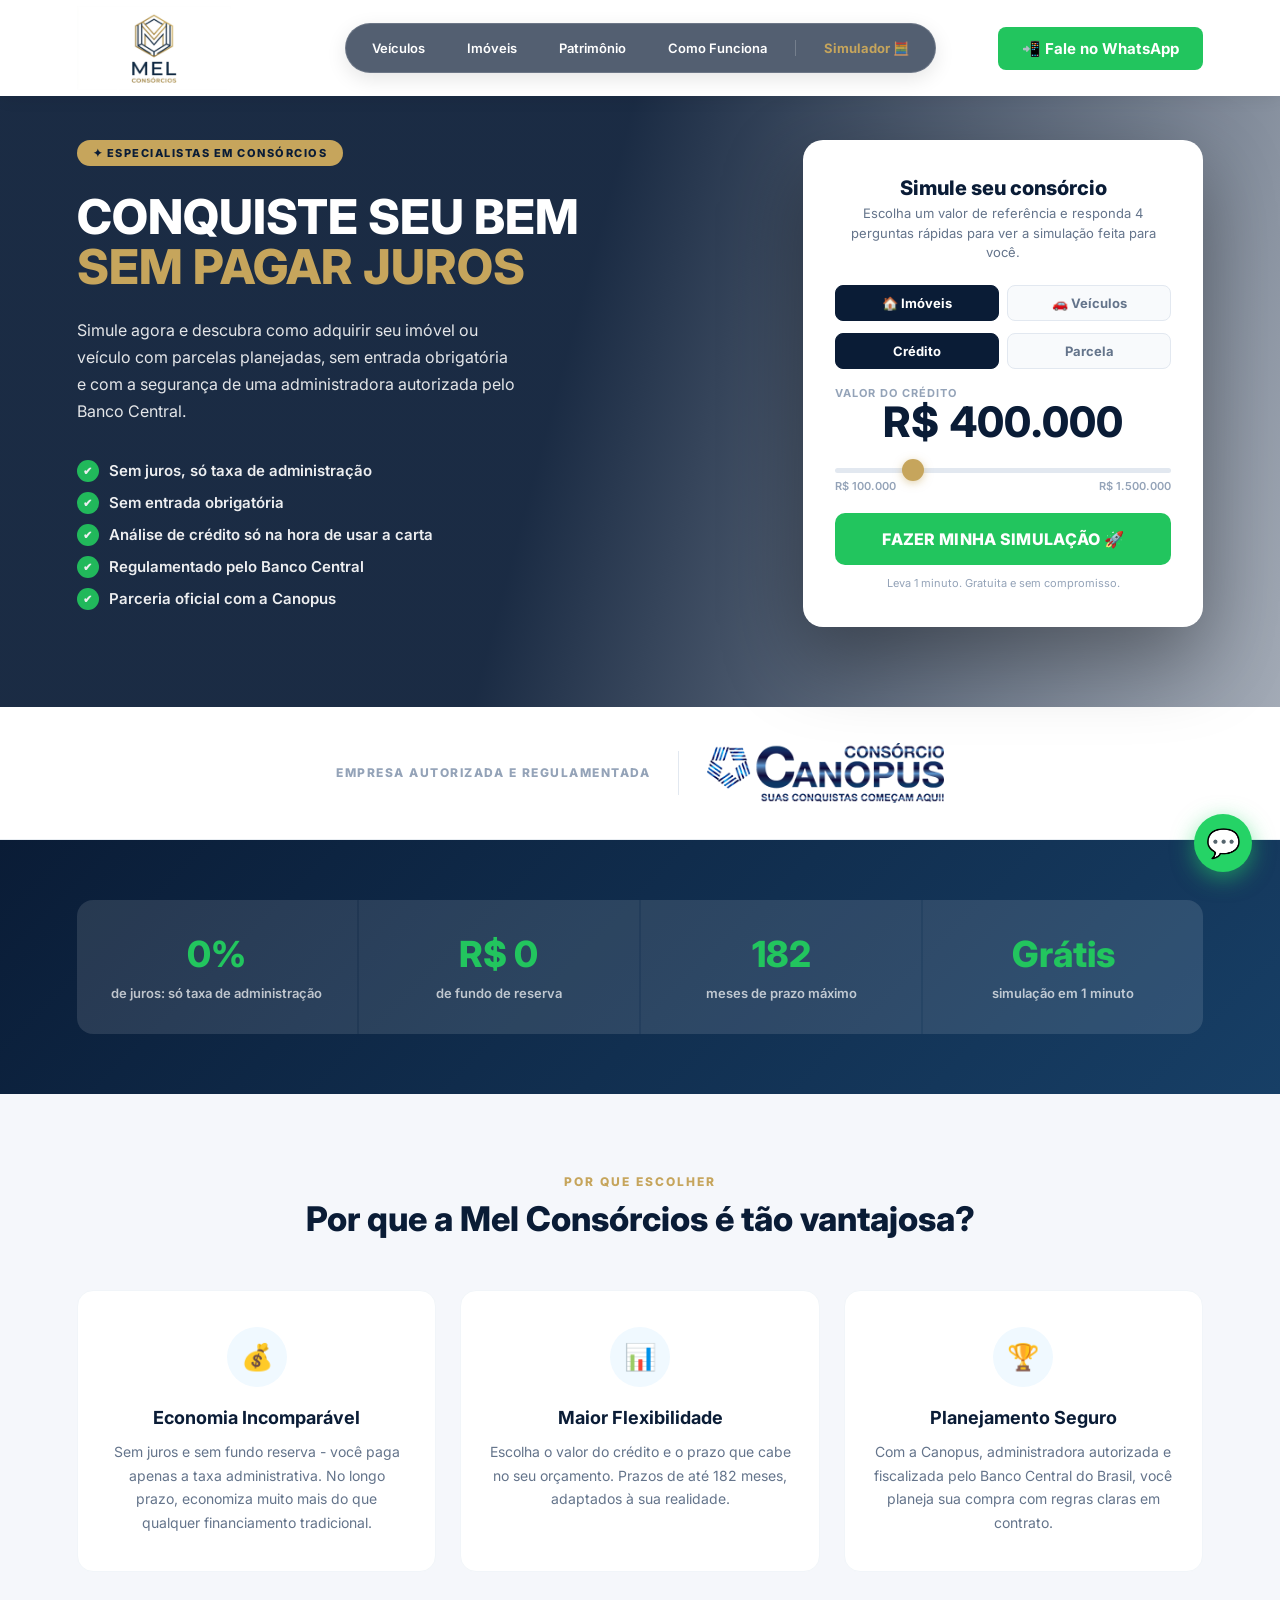
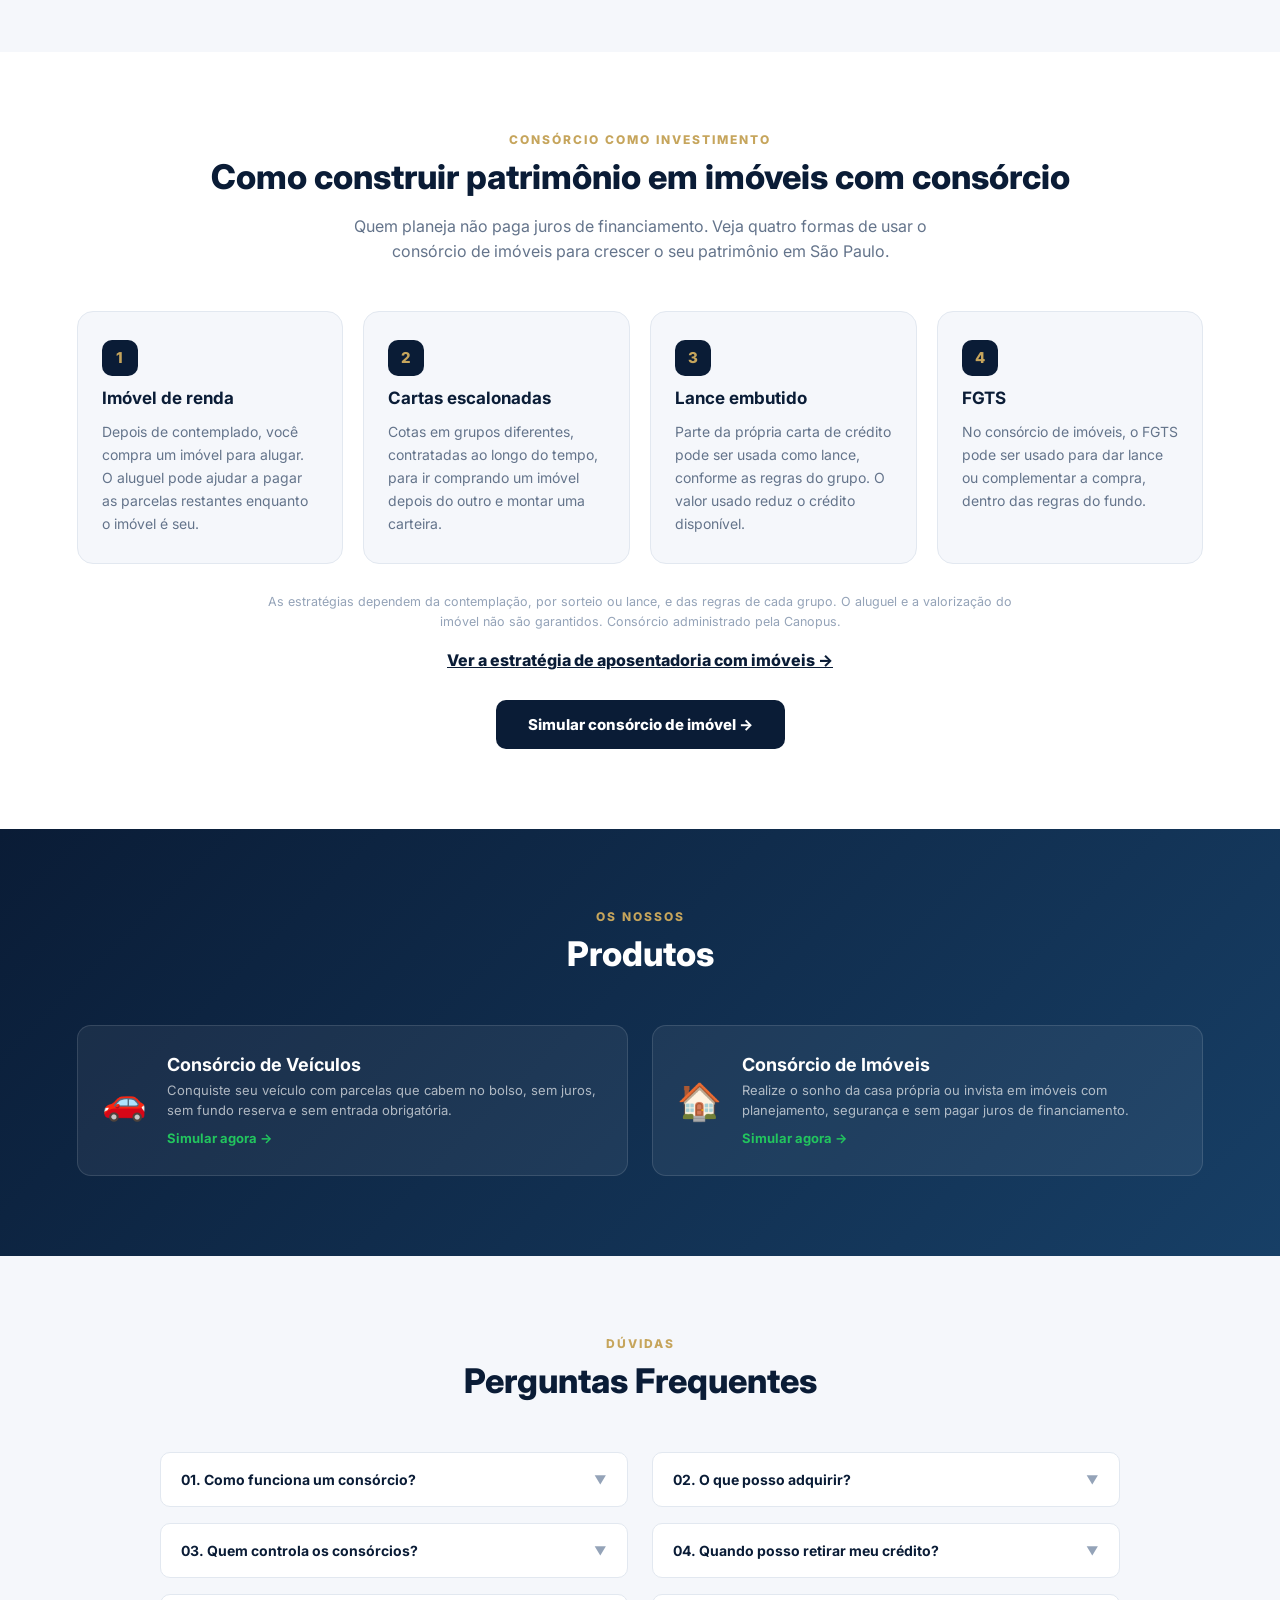
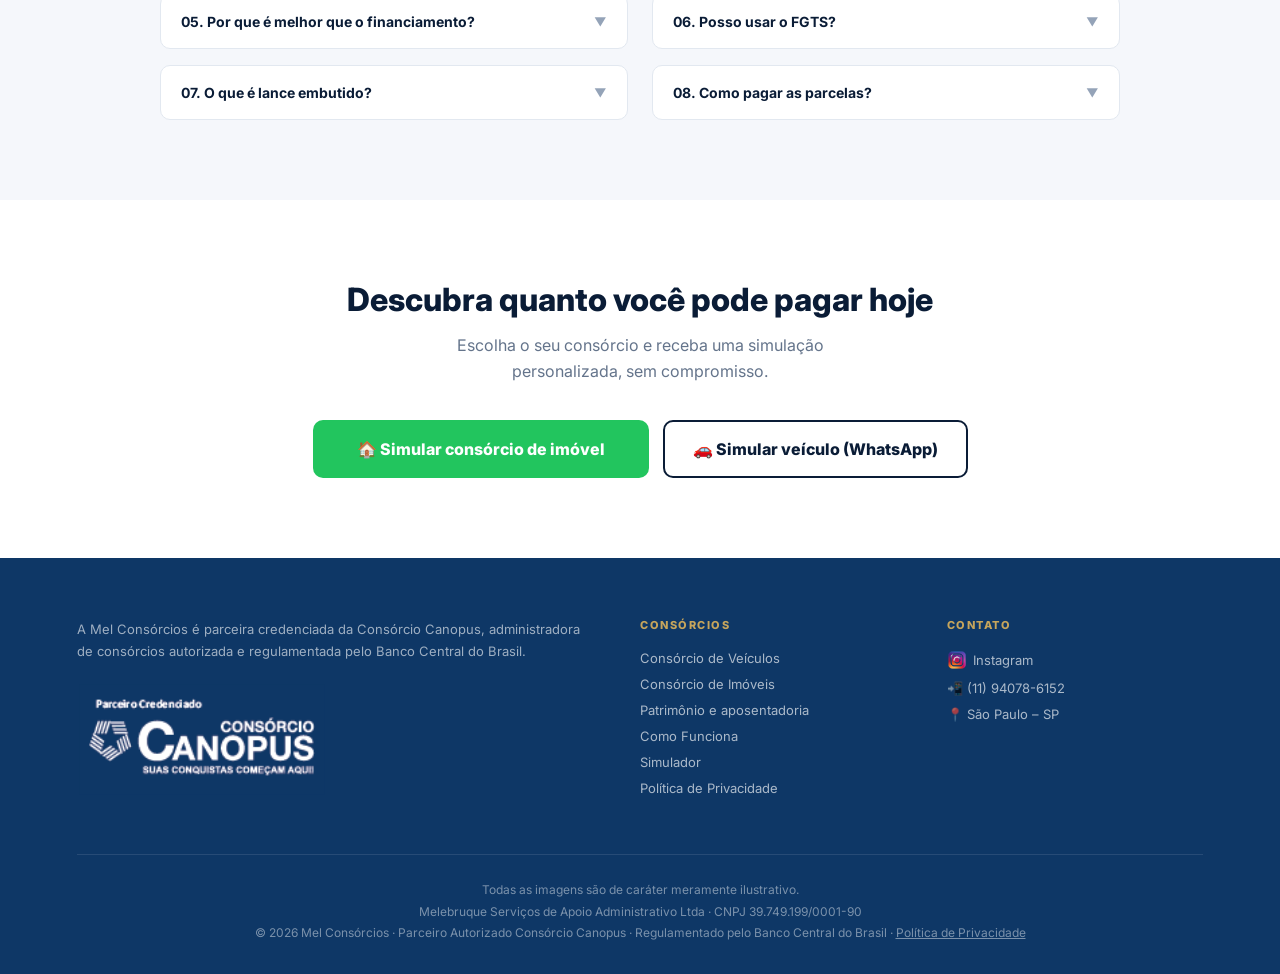
<file: index.html>
<!DOCTYPE html>
<html lang="pt-BR">

<head>
    <meta charset="UTF-8">
    <meta name="viewport" content="width=device-width, initial-scale=1.0">
    <title>Mel Consórcios | Consórcio de Imóveis e Veículos Canopus em São Paulo</title>
    <meta name="description" content="Consórcio de imóveis e veículos Canopus em São Paulo. Compre sem juros de financiamento, com taxa de administração, e faça sua simulação grátis em minutos.">

    <!-- Prévia ao compartilhar o link (WhatsApp, Instagram, Facebook) -->
    <meta property="og:type" content="website">
    <meta property="og:locale" content="pt_BR">
    <meta property="og:site_name" content="Mel Consórcios">
    <meta property="og:title" content="Mel Consórcios | Consórcio de Imóveis e Veículos em SP">
    <meta property="og:description" content="Compre seu imóvel ou veículo sem juros de financiamento. Simulação grátis.">
    <meta property="og:image" content="https://images.unsplash.com/photo-1560518883-ce09059eeffa?auto=format&fit=crop&w=1200&h=630&q=80">

    <link rel="icon" type="image/png" href="mel.png">
    <link rel="preconnect" href="https://fonts.googleapis.com">
    <link rel="preconnect" href="https://fonts.gstatic.com" crossorigin>
    <link href="https://fonts.googleapis.com/css2?family=Inter:wght@400;600;700;800&display=swap" rel="stylesheet">

    <style>
        /* ===== CORES E BASE ===== */
        :root {
            --navy: #0a1c36;
            --navy-2: #173f66;
            --navy-footer: #0e3766;
            --gold: #c6a55c;
            --green: #22c55e;
            --green-dark: #16a34a;
            --ink: #1e293b;
            --muted: #64748b;
            --soft: #94a3b8;
            --line: #e2e8f0;
            --bg: #f5f7fb;
        }

        *, *::before, *::after { margin: 0; padding: 0; box-sizing: border-box; }

        html { scroll-behavior: smooth; scroll-padding-top: 96px; }

        html, body {
            font-family: 'Inter', sans-serif;
            background: var(--bg);
            color: var(--ink);
            overflow-x: hidden;
            width: 100%;
        }

        button { font: inherit; }

        :focus-visible { outline: 3px solid var(--gold); outline-offset: 2px; border-radius: 6px; }

        @media (prefers-reduced-motion: reduce) {
            html { scroll-behavior: auto; }
            *, *::before, *::after { transition: none !important; }
        }

        /* ===== HEADER ===== */
        header {
            position: fixed;
            top: 0; left: 0; right: 0;
            z-index: 100;
            background: #fff;
            box-shadow: 0 2px 16px rgba(0, 0, 0, 0.08);
            display: grid;
            grid-template-columns: 1fr auto 1fr;
            align-items: center;
            padding: 6px 6%;
        }

        header > a:first-child { justify-self: start; }

        header img { height: 84px; width: auto; max-width: 240px; object-fit: contain; display: block; }

        .header-center { display: flex; justify-self: center; align-items: center; }

        #menu-desktop {
            display: flex;
            align-items: center;
            gap: 6px;
            background: rgba(10, 28, 54, 0.7);
            backdrop-filter: blur(12px);
            -webkit-backdrop-filter: blur(12px);
            border: 1px solid rgba(255, 255, 255, 0.15);
            padding: 6px 8px;
            border-radius: 100px;
            box-shadow: 0 6px 20px rgba(0, 0, 0, 0.1);
        }

        .menu-link, .menu-link-destaque {
            text-decoration: none;
            font-size: 13px;
            padding: 10px 18px;
            border-radius: 100px;
            transition: all 0.3s;
            white-space: nowrap;
        }

        .menu-link { color: #fff; font-weight: 600; }
        .menu-link:hover { background: rgba(255, 255, 255, 0.15); color: var(--gold); }

        .menu-link-destaque { color: var(--gold); font-weight: 700; }
        .menu-link-destaque:hover { background: rgba(198, 165, 92, 0.15); }

        .menu-divisor { width: 1px; height: 16px; background: rgba(255, 255, 255, 0.2); margin: 0 4px; }

        .header-btn {
            display: flex;
            align-items: center;
            justify-content: center;
            justify-self: end;
            gap: 8px;
            background: var(--green);
            color: #fff;
            font-weight: 700;
            font-size: 15px;
            padding: 12px 24px;
            border-radius: 8px;
            text-decoration: none;
            transition: background .2s, transform .2s;
            white-space: nowrap;
        }

        .header-btn:hover { background: var(--green-dark); transform: translateY(-1px); }

        #whats-icon { display: none; }

        #hamburger {
            display: none;
            background: none;
            border: 0;
            cursor: pointer;
            font-size: 28px;
            line-height: 1;
            color: var(--navy);
            padding: 6px 10px;
        }

        /* ===== MENU MOBILE ===== */
        #menu-overlay {
            position: fixed;
            inset: 0;
            background: rgba(10, 28, 54, 0.45);
            z-index: 9998;
            opacity: 0;
            pointer-events: none;
            transition: opacity .3s;
        }

        #menu-mobile {
            position: fixed;
            top: 0;
            right: 0;
            width: 280px;
            max-width: 85%;
            height: 100vh;
            background: linear-gradient(135deg, var(--navy), var(--navy-2));
            padding: 30px 24px;
            transform: translateX(100%);
            transition: transform 0.3s ease;
            z-index: 9999;
            box-shadow: -10px 0 30px rgba(0, 0, 0, 0.3);
            visibility: hidden;
        }

        body.menu-aberto #menu-mobile { transform: translateX(0); visibility: visible; }
        body.menu-aberto #menu-overlay { opacity: 1; pointer-events: auto; }

        .menu-mob-topo { display: flex; justify-content: space-between; align-items: center; margin-bottom: 40px; }
        .menu-mob-topo strong { color: var(--gold); font-size: 14px; letter-spacing: 1px; }
        .menu-mob-fechar { background: none; border: 0; font-size: 28px; cursor: pointer; color: #fff; line-height: 1; }

        .menu-mob-link { display: block; color: #fff; text-decoration: none; margin-bottom: 20px; font-size: 16px; }
        .menu-mob-destaque { display: block; color: var(--gold); text-decoration: none; font-weight: 700; font-size: 16px; margin-top: 10px; }

        /* ===== HERO ===== */
        .hero {
            min-height: auto;
            padding: 140px 6% 80px;
            background: url('https://images.unsplash.com/photo-1560518883-ce09059eeffa?auto=format&fit=crop&w=1920&q=80') center/cover no-repeat;
            position: relative;
            display: flex;
            align-items: flex-start;
            justify-content: space-between;
            gap: 48px;
        }

        .hero-overlay {
            position: absolute;
            inset: 0;
            background: linear-gradient(105deg, rgba(10, 28, 54, 0.93) 45%, rgba(10, 28, 54, 0.35) 100%);
        }

        .hero-left { position: relative; z-index: 2; color: #fff; max-width: 580px; flex: 1; }

        .hero-tag {
            display: inline-block;
            background: var(--gold);
            color: var(--navy);
            font-size: 11px;
            font-weight: 800;
            letter-spacing: 1.5px;
            text-transform: uppercase;
            padding: 6px 16px;
            border-radius: 20px;
            margin-bottom: 26px;
        }

        .hero-left h1 {
            font-size: 48px;
            font-weight: 800;
            line-height: 1.05;
            margin-bottom: 24px;
            text-transform: uppercase;
        }

        .hero-left h1 span { color: var(--gold); }

        .hero-left p { font-size: 16px; line-height: 1.7; opacity: .88; margin-bottom: 34px; max-width: 440px; }

        .hero-checks { display: flex; flex-direction: column; gap: 10px; }

        .hero-checks span { display: flex; align-items: center; gap: 10px; font-size: 15px; font-weight: 600; opacity: .92; }

        .hero-checks span::before {
            content: '✔';
            background: var(--green);
            color: #fff;
            width: 22px;
            height: 22px;
            border-radius: 50%;
            display: flex;
            align-items: center;
            justify-content: center;
            font-size: 11px;
            flex-shrink: 0;
        }

        /* ===== SIMULADOR ===== */
        .hero-right { position: relative; z-index: 2; flex-shrink: 0; display: flex; justify-content: center; }

        .simulador {
            background: #fff;
            border-radius: 20px;
            padding: 36px 32px;
            width: 100%;
            max-width: 400px;
            box-shadow: 0 30px 80px rgba(0, 0, 0, 0.35);
        }

        .sim-title { font-size: 20px; font-weight: 800; color: var(--navy); text-align: center; margin-bottom: 4px; }
        .sim-sub { font-size: 13px; color: var(--muted); text-align: center; margin-bottom: 22px; line-height: 1.5; }

        .pill-group { display: flex; gap: 8px; margin-bottom: 12px; }

        .pill {
            flex: 1;
            padding: 9px 6px;
            border-radius: 8px;
            border: 1.5px solid var(--line);
            background: #f8fafc;
            font-size: 13px;
            font-weight: 700;
            color: var(--muted);
            text-align: center;
            cursor: pointer;
            transition: all .18s;
            user-select: none;
        }

        .pill[aria-pressed="true"] { background: var(--navy); color: #fff; border-color: var(--navy); }

        .sim-label {
            font-size: 11px;
            font-weight: 700;
            color: var(--soft);
            text-transform: uppercase;
            letter-spacing: 1px;
            text-align: center;
            margin-top: 18px;
            margin-bottom: 4px;
        }

        .sim-valor {
            font-size: 42px;
            font-weight: 800;
            color: var(--navy);
            text-align: center;
            margin-bottom: 14px;
            line-height: 1;
            font-variant-numeric: tabular-nums;
        }

        input[type=range] {
            appearance: none;
            -webkit-appearance: none;
            width: 100%;
            height: 5px;
            background: var(--line);
            border-radius: 3px;
            outline: none;
            margin-bottom: 6px;
        }

        input[type=range]::-webkit-slider-thumb {
            -webkit-appearance: none;
            width: 22px;
            height: 22px;
            border-radius: 50%;
            background: var(--gold);
            cursor: pointer;
            box-shadow: 0 2px 8px rgba(198, 165, 92, .5);
        }

        input[type=range]::-moz-range-thumb {
            width: 22px;
            height: 22px;
            border: 0;
            border-radius: 50%;
            background: var(--gold);
            cursor: pointer;
        }

        .range-minmax { display: flex; justify-content: space-between; font-size: 11px; color: var(--soft); font-weight: 600; margin-bottom: 20px; }

        .sim-cta {
            width: 100%;
            background: var(--green);
            color: #fff;
            font-size: 16px;
            font-weight: 800;
            padding: 16px;
            border: none;
            border-radius: 10px;
            cursor: pointer;
            transition: background .2s, transform .2s;
            letter-spacing: .3px;
        }

        .sim-cta:hover { background: var(--green-dark); transform: translateY(-2px); }

        .sim-disclaimer { font-size: 11px; color: var(--soft); text-align: center; margin-top: 10px; line-height: 1.5; }

        /* ===== PARCERIA ===== */
        .parceria {
            background: #fff;
            padding: 36px 6%;
            display: flex;
            align-items: center;
            justify-content: center;
            gap: 28px;
            border-bottom: 1px solid #e8edf2;
        }

        .parceria p { font-size: 12px; font-weight: 800; text-transform: uppercase; letter-spacing: 1.5px; color: var(--soft); }
        .parceria-line { width: 1px; height: 44px; background: var(--line); }
        .parceria img { height: auto; max-height: 60px; max-width: 100%; object-fit: contain; }

        /* ===== NÚMEROS ===== */
        .numeros { background: linear-gradient(135deg, var(--navy) 0%, var(--navy-2) 100%); padding: 60px 6%; }

        .numeros-grid {
            display: grid;
            grid-template-columns: repeat(4, 1fr);
            gap: 2px;
            background: rgba(255, 255, 255, 0.08);
            border-radius: 16px;
            overflow: hidden;
        }

        .numero-item { background: rgba(255, 255, 255, 0.04); padding: 32px 20px; text-align: center; }

        .numero-item strong { display: block; font-size: 36px; font-weight: 800; color: var(--green); margin-bottom: 6px; }
        .numero-item span { font-size: 13px; color: rgba(255, 255, 255, 0.7); font-weight: 600; }


        /* ===== SEÇÕES PADRÃO ===== */
        .section-eyebrow {
            text-align: center;
            font-size: 12px;
            font-weight: 800;
            text-transform: uppercase;
            letter-spacing: 2px;
            color: var(--gold);
            margin-bottom: 10px;
        }

        .section-heading {
            text-align: center;
            font-size: 34px;
            font-weight: 800;
            color: var(--navy);
            margin-bottom: 50px;
            line-height: 1.2;
        }

        .section-sub {
            text-align: center;
            font-size: 16px;
            color: var(--muted);
            max-width: 620px;
            margin: -34px auto 46px;
            line-height: 1.6;
        }

        /* ===== VANTAGENS ===== */
        .vantagens { padding: 80px 6%; background: var(--bg); }

        .cards-grid { display: grid; grid-template-columns: repeat(auto-fit, minmax(260px, 1fr)); gap: 24px; }

        .card {
            background: #fff;
            border-radius: 16px;
            padding: 36px 28px;
            text-align: center;
            border: 1px solid #f1f5f9;
            transition: transform .25s, box-shadow .25s;
        }

        .card:hover { transform: translateY(-6px); box-shadow: 0 16px 40px rgba(0, 0, 0, 0.08); }

        .card-icon {
            width: 60px;
            height: 60px;
            background: #f0f9ff;
            border-radius: 50%;
            display: flex;
            align-items: center;
            justify-content: center;
            margin: 0 auto 20px;
            font-size: 26px;
        }

        .card h3 { font-size: 18px; font-weight: 700; color: var(--navy); margin-bottom: 12px; }
        .card p { font-size: 14px; color: var(--muted); line-height: 1.7; }

        /* ===== PATRIMÔNIO (ALAVANCAGEM) ===== */
        .patrimonio { padding: 80px 6%; background: #fff; }

        .patrimonio-grid { display: grid; grid-template-columns: repeat(4, 1fr); gap: 20px; }

        .estrategia {
            border: 1px solid var(--line);
            border-radius: 16px;
            padding: 28px 24px;
            display: flex;
            flex-direction: column;
            gap: 12px;
            background: var(--bg);
        }

        .estrategia-num {
            width: 36px;
            height: 36px;
            border-radius: 10px;
            background: var(--navy);
            color: var(--gold);
            font-weight: 800;
            font-size: 15px;
            display: flex;
            align-items: center;
            justify-content: center;
        }

        .estrategia h3 { font-size: 17px; font-weight: 700; color: var(--navy); }
        .estrategia p { font-size: 14px; color: var(--muted); line-height: 1.65; }

        .patrimonio-aviso {
            margin: 28px auto 0;
            max-width: 760px;
            text-align: center;
            font-size: 12.5px;
            color: var(--soft);
            line-height: 1.6;
        }

        .patrimonio-cta { text-align: center; margin-top: 30px; }

        .btn-navy {
            display: inline-flex;
            align-items: center;
            gap: 10px;
            background: var(--navy);
            color: #fff;
            font-size: 15px;
            font-weight: 800;
            padding: 15px 32px;
            border-radius: 10px;
            border: 0;
            cursor: pointer;
            text-decoration: none;
            transition: background .2s, transform .2s;
        }

        .btn-navy:hover { background: var(--navy-2); transform: translateY(-2px); }

        /* ===== PRODUTOS ===== */
        .produtos { padding: 80px 6%; background: linear-gradient(135deg, var(--navy) 0%, var(--navy-2) 100%); }
        .produtos .section-heading { color: #fff; }

        .produtos-grid { display: grid; grid-template-columns: repeat(auto-fit, minmax(260px, 1fr)); gap: 24px; }

        .produto-card {
            background: rgba(255, 255, 255, 0.06);
            border: 1px solid rgba(255, 255, 255, 0.12);
            border-radius: 14px;
            padding: 28px 24px;
            display: flex;
            align-items: center;
            gap: 20px;
            transition: background .2s;
            text-align: left;
            color: inherit;
            cursor: pointer;
            width: 100%;
        }

        .produto-card:hover { background: rgba(255, 255, 255, 0.1); }
        .produto-icon { font-size: 36px; flex-shrink: 0; }
        .produto-titulo { display: block; font-size: 18px; font-weight: 700; color: #fff; margin-bottom: 6px; }
        .produto-desc { display: block; font-size: 13px; color: rgba(255, 255, 255, 0.65); line-height: 1.5; }
        .produto-card .produto-link { display: inline-block; margin-top: 10px; font-size: 13px; font-weight: 700; color: var(--green); }

        /* ===== FAQ ===== */
        .faq { padding: 80px 6%; background: var(--bg); }

        .faq-grid {
            display: grid;
            grid-template-columns: repeat(2, 1fr);
            gap: 16px 24px;
            max-width: 960px;
            margin: 0 auto;
            align-items: start;
        }

        .faq-item { background: #fff; border: 1px solid var(--line); border-radius: 10px; overflow: hidden; }

        .faq-q {
            display: flex;
            justify-content: space-between;
            align-items: center;
            width: 100%;
            padding: 18px 20px;
            font-size: 14px;
            font-weight: 700;
            color: var(--navy);
            cursor: pointer;
            gap: 12px;
            background: none;
            border: 0;
            text-align: left;
        }

        .faq-arrow { font-size: 12px; color: var(--soft); transition: transform .25s; flex-shrink: 0; }
        .faq-item.open .faq-arrow { transform: rotate(180deg); }

        .faq-a {
            display: grid;
            grid-template-rows: 0fr;
            transition: grid-template-rows .3s ease;
            font-size: 13px;
            color: var(--muted);
            line-height: 1.7;
        }

        .faq-item.open .faq-a { grid-template-rows: 1fr; }
        .faq-a-inner { overflow: hidden; }
        .faq-a-inner p { padding: 0 20px 18px; }

        /* ===== CTA FINAL ===== */
        .cta-final { background: #fff; padding: 80px 6%; text-align: center; }
        .cta-final h2 { font-size: 32px; font-weight: 800; color: var(--navy); margin-bottom: 14px; }
        .cta-final p { font-size: 16px; color: var(--muted); max-width: 480px; margin: 0 auto 36px; line-height: 1.6; }

        .cta-final a {
            display: inline-flex;
            align-items: center;
            gap: 10px;
            background: var(--green);
            color: #fff;
            font-size: 16px;
            font-weight: 800;
            padding: 17px 44px;
            border-radius: 10px;
            text-decoration: none;
            transition: background .2s, transform .2s;
        }

        .cta-final a:hover { background: var(--green-dark); transform: translateY(-2px); }
        .cta-botoes { display: flex; gap: 14px; justify-content: center; flex-wrap: wrap; }
        .cta-final a.cta-sec { padding-left: 28px; padding-right: 28px; background: #fff; color: var(--navy); border: 2px solid var(--navy); }
        .cta-final a.cta-sec:hover { background: var(--bg); }
        @media (max-width: 640px) { .cta-botoes a { width: 100%; justify-content: center; padding-left: 16px !important; padding-right: 16px !important; } }

        /* ===== FOOTER ===== */
        footer { background: var(--navy-footer); color: #fff; padding: 60px 6% 30px; }

        .footer-top { display: grid; grid-template-columns: 2fr 1fr 1fr; gap: 50px; margin-bottom: 48px; }

        .footer-desc { font-size: 13px; color: rgba(255, 255, 255, 0.6); line-height: 1.7; margin-bottom: 20px; }
        .footer-canopus-img { max-width: 250px; width: 100%; height: auto; }

        footer h4 {
            font-size: 11px;
            font-weight: 800;
            text-transform: uppercase;
            letter-spacing: 1.5px;
            color: var(--gold);
            margin-bottom: 18px;
        }

        footer ul { list-style: none; }
        footer ul li { margin-bottom: 10px; display: flex; align-items: center; gap: 6px; }
        footer ul li a { font-size: 13px; color: rgba(255, 255, 255, 0.65); text-decoration: none; transition: color .2s; }
        footer ul li a:hover { color: var(--gold); }

        .footer-bottom {
            border-top: 1px solid rgba(255, 255, 255, 0.1);
            padding-top: 24px;
            text-align: center;
            font-size: 12px;
            color: rgba(255, 255, 255, 0.45);
            line-height: 1.8;
        }

        .footer-bottom a { color: inherit; }

        /* ===== WHATSAPP FLUTUANTE ===== */
        .whats-float {
            position: fixed;
            bottom: 28px;
            right: 28px;
            width: 58px;
            height: 58px;
            background: #25d366;
            border-radius: 50%;
            display: flex;
            align-items: center;
            justify-content: center;
            font-size: 28px;
            text-decoration: none;
            box-shadow: 0 6px 22px rgba(37, 211, 102, 0.55);
            z-index: 999;
            transition: transform .2s;
        }

        .whats-float:hover { transform: scale(1.1); }

        /* ===== RESPONSIVO ===== */
        @media (max-width: 1100px) {
            .patrimonio-grid { grid-template-columns: repeat(2, 1fr); }
        }

        @media (max-width: 980px) {
            header { padding: 6px 5%; }
            #menu-desktop { display: none; }
            #hamburger { display: block; }

            .header-btn { width: 44px; height: 44px; padding: 0; border-radius: 50%; }
            #whats-text { display: none; }
            #whats-icon { display: block; font-size: 22px; }

            .hero {
                flex-direction: column;
                align-items: center;
                text-align: center;
                padding: 110px 6% 60px;
                min-height: auto;
                gap: 40px;
            }

            .hero-left { max-width: 620px; }
            .hero-left p { margin-left: auto; margin-right: auto; }
            .hero-checks { align-items: center; }
            .hero-right { width: 100%; }

            .numeros-grid { grid-template-columns: repeat(2, 1fr); }

            .footer-top { grid-template-columns: 1fr; gap: 30px; text-align: center; }
            footer ul li { justify-content: center; }
            footer { padding: 40px 5% 24px; }
        }

        @media (max-width: 640px) {
            header img { height: 60px; }
            .hero-left h1 { font-size: 34px; }
            .simulador { padding: 28px 22px; }
            .sim-valor { font-size: 36px; }
            .section-heading { font-size: 27px; }
            .cta-final h2 { font-size: 26px; }
            .numero-item { padding: 24px 12px; }
            .numero-item strong { font-size: 28px; }
            .patrimonio-grid, .faq-grid { grid-template-columns: 1fr; }
            .parceria { flex-direction: column; gap: 14px; text-align: center; }
            .parceria-line { display: none; }
            .whats-float { bottom: 18px; right: 18px; }
        }
    </style>

    <!-- Meta Pixel Code -->
    <script>
    !function(f,b,e,v,n,t,s)
    {if(f.fbq)return;n=f.fbq=function(){n.callMethod?
    n.callMethod.apply(n,arguments):n.queue.push(arguments)};
    if(!f._fbq)f._fbq=n;n.push=n;n.loaded=!0;n.version='2.0';
    n.queue=[];t=b.createElement(e);t.async=!0;
    t.src=v;s=b.getElementsByTagName(e)[0];
    s.parentNode.insertBefore(t,s)}(window, document,'script',
    'https://connect.facebook.net/en_US/fbevents.js');
    fbq('init', '809733666063952');
    fbq('track', 'PageView');
    </script>
    <noscript><img height="1" width="1" style="display:none"
    src="https://www.facebook.com/tr?id=809733666063952&ev=PageView&noscript=1"
    /></noscript>
    <!-- End Meta Pixel Code -->
</head>

<body>

    <!-- HEADER -->
    <header>
        <a href="index.html">
            <img src="mel.png" alt="Mel Consórcios">
        </a>

        <div class="header-center">
            <nav id="menu-desktop" aria-label="Menu principal">
                <a href="consorcio-veiculos.html" class="menu-link">Veículos</a>
                <a href="consorcio-imoveis.html" class="menu-link">Imóveis</a>
                <a href="patrimonio.html" class="menu-link">Patrimônio</a>
                <a href="como-funciona.html" class="menu-link">Como Funciona</a>
                <div class="menu-divisor" aria-hidden="true"></div>
                <a href="#simulador" class="menu-link-destaque">Simulador 🧮</a>
            </nav>

            <button id="hamburger" type="button" aria-label="Abrir menu" aria-controls="menu-mobile" aria-expanded="false" onclick="toggleMenu(true)">☰</button>
        </div>

        <a href="https://w.app/sitemelconsorcios" target="_blank" rel="noopener" class="header-btn" id="header-whats" data-whats="header" aria-label="Fale no WhatsApp">
            <span id="whats-icon" aria-hidden="true">💬</span>
            <span id="whats-text">📲 Fale no WhatsApp</span>
        </a>
    </header>

    <!-- MENU MOBILE -->
    <div id="menu-overlay" onclick="toggleMenu(false)"></div>
    <nav id="menu-mobile" aria-label="Menu" aria-hidden="true">
        <div class="menu-mob-topo">
            <strong>MENU</strong>
            <button type="button" class="menu-mob-fechar" aria-label="Fechar menu" onclick="toggleMenu(false)">✖</button>
        </div>
        <a href="consorcio-veiculos.html" class="menu-mob-link">Consórcio de Veículos</a>
        <a href="consorcio-imoveis.html" class="menu-mob-link">Consórcio de Imóveis</a>
        <a href="patrimonio.html" class="menu-mob-link">Patrimônio e aposentadoria</a>
        <a href="como-funciona.html" class="menu-mob-link">Como Funciona</a>
        <a href="#simulador" class="menu-mob-destaque">Acessar Simulador →</a>
    </nav>

    <main>

    <!-- HERO -->
    <section class="hero">
        <div class="hero-overlay"></div>

        <div class="hero-left">
            <span class="hero-tag">✦ Especialistas em Consórcios</span>

            <h1>Conquiste seu bem<br><span>sem pagar juros</span></h1>

            <p>Simule agora e descubra como adquirir seu imóvel ou veículo com parcelas planejadas, sem entrada obrigatória
                e com a segurança de uma administradora autorizada pelo Banco Central.</p>

            <div class="hero-checks">
                <span>Sem juros, só taxa de administração</span>
                <span>Sem entrada obrigatória</span>
                <span>Análise de crédito só na hora de usar a carta</span>
                <span>Regulamentado pelo Banco Central</span>
                <span>Parceria oficial com a Canopus</span>
            </div>
        </div>

        <div class="hero-right" id="simulador">
            <div class="simulador">
                <p class="sim-title">Simule seu consórcio</p>
                <p class="sim-sub" id="sim-sub">Escolha um valor de referência e responda 4 perguntas rápidas para ver a simulação feita para você.</p>

                <div class="pill-group" id="g-produto" role="group" aria-label="Tipo de consórcio">
                    <button type="button" class="pill" data-produto="IMOVEIS" aria-pressed="true">🏠 Imóveis</button>
                    <button type="button" class="pill" data-produto="AUTOMOVEL" aria-pressed="false">🚗 Veículos</button>
                </div>

                <div class="pill-group" id="g-modo" role="group" aria-label="Simular por">
                    <button type="button" class="pill" data-modo="credito" aria-pressed="true">Crédito</button>
                    <button type="button" class="pill" data-modo="parcela" aria-pressed="false">Parcela</button>
                </div>

                <label class="sim-label" id="sim-label" for="sim-range">Valor do Crédito</label>
                <div class="sim-valor" id="sim-valor" aria-live="polite">R$ 400.000</div>

                <input type="range" id="sim-range" min="100000" max="1500000" step="10000" value="400000">
                <div class="range-minmax">
                    <span id="r-min">R$ 100.000</span>
                    <span id="r-max">R$ 1.500.000</span>
                </div>

                <button type="button" class="sim-cta" id="sim-cta" onclick="acaoSimulador()">FAZER MINHA SIMULAÇÃO 🚀</button>
                <p class="sim-disclaimer" id="sim-disclaimer">Leva 1 minuto. Gratuita e sem compromisso.</p>
            </div>
        </div>
    </section>

    <!-- PARCERIA -->
    <section class="parceria">
        <p>Empresa autorizada e regulamentada</p>
        <div class="parceria-line" aria-hidden="true"></div>
        <img src="logo-canopus.png" alt="Consórcio Canopus">
    </section>

    <!-- NÚMEROS -->
    <section class="numeros" aria-label="Condições do consórcio">
        <div class="numeros-grid">
            <div class="numero-item">
                <strong>0%</strong>
                <span>de juros: só taxa de administração</span>
            </div>
            <div class="numero-item">
                <strong>R$ 0</strong>
                <span>de fundo de reserva</span>
            </div>
            <div class="numero-item">
                <strong>182</strong>
                <span>meses de prazo máximo</span>
            </div>
            <div class="numero-item">
                <strong>Grátis</strong>
                <span>simulação em 1 minuto</span>
            </div>
        </div>
    </section>

    <!-- VANTAGENS -->
    <section class="vantagens">
        <p class="section-eyebrow">Por que escolher</p>
        <h2 class="section-heading">Por que a Mel Consórcios é tão vantajosa?</h2>
        <div class="cards-grid">
            <div class="card">
                <div class="card-icon" aria-hidden="true">💰</div>
                <h3>Economia Incomparável</h3>
                <p>Sem juros e sem fundo reserva - você paga apenas a taxa administrativa. No longo prazo, economiza
                    muito mais do que qualquer financiamento tradicional.</p>
            </div>
            <div class="card">
                <div class="card-icon" aria-hidden="true">📊</div>
                <h3>Maior Flexibilidade</h3>
                <p>Escolha o valor do crédito e o prazo que cabe no seu orçamento. Prazos de até 182 meses, adaptados à
                    sua realidade.</p>
            </div>
            <div class="card">
                <div class="card-icon" aria-hidden="true">🏆</div>
                <h3>Planejamento Seguro</h3>
                <p>Com a Canopus, administradora autorizada e fiscalizada pelo Banco Central do Brasil, você planeja sua
                    compra com regras claras em contrato.</p>
            </div>
        </div>
    </section>

    <!-- PATRIMÔNIO (ALAVANCAGEM) -->
    <section class="patrimonio" id="patrimonio">
        <p class="section-eyebrow">Consórcio como investimento</p>
        <h2 class="section-heading">Como construir patrimônio em imóveis com consórcio</h2>
        <p class="section-sub">Quem planeja não paga juros de financiamento. Veja quatro formas de usar o consórcio de imóveis para crescer o seu patrimônio em São Paulo.</p>

        <div class="patrimonio-grid">
            <div class="estrategia">
                <span class="estrategia-num">1</span>
                <h3>Imóvel de renda</h3>
                <p>Depois de contemplado, você compra um imóvel para alugar. O aluguel pode ajudar a pagar as parcelas restantes enquanto o imóvel é seu.</p>
            </div>
            <div class="estrategia">
                <span class="estrategia-num">2</span>
                <h3>Cartas escalonadas</h3>
                <p>Cotas em grupos diferentes, contratadas ao longo do tempo, para ir comprando um imóvel depois do outro e montar uma carteira.</p>
            </div>
            <div class="estrategia">
                <span class="estrategia-num">3</span>
                <h3>Lance embutido</h3>
                <p>Parte da própria carta de crédito pode ser usada como lance, conforme as regras do grupo. O valor usado reduz o crédito disponível.</p>
            </div>
            <div class="estrategia">
                <span class="estrategia-num">4</span>
                <h3>FGTS</h3>
                <p>No consórcio de imóveis, o FGTS pode ser usado para dar lance ou complementar a compra, dentro das regras do fundo.</p>
            </div>
        </div>

        <p class="patrimonio-aviso">As estratégias dependem da contemplação, por sorteio ou lance, e das regras de cada grupo. O aluguel e a valorização do imóvel não são garantidos. Consórcio administrado pela Canopus.</p>
        <p style="text-align:center;margin-top:18px"><a href="patrimonio.html" style="color:var(--navy);font-weight:800">Ver a estratégia de aposentadoria com imóveis →</a></p>

        <div class="patrimonio-cta">
            <a href="https://www.simulaprox.com.br/c/campanha-imoveis/3yytv9?utm_source=site&amp;utm_medium=index&amp;utm_content=patrimonio" target="_blank" rel="noopener" class="btn-navy" data-quiz="patrimonio">Simular consórcio de imóvel →</a>
        </div>
    </section>

    <!-- PRODUTOS -->
    <section class="produtos">
        <p class="section-eyebrow">Os nossos</p>
        <h2 class="section-heading">Produtos</h2>
        <div class="produtos-grid">
            <button type="button" class="produto-card" onclick="abrirSimulador('AUTOMOVEL')">
                <span class="produto-icon" aria-hidden="true">🚗</span>
                <span>
                    <span class="produto-titulo">Consórcio de Veículos</span>
                    <span class="produto-desc">Conquiste seu veículo com parcelas que cabem no bolso, sem juros, sem fundo reserva e sem entrada
                        obrigatória.</span>
                    <span class="produto-link">Simular agora →</span>
                </span>
            </button>
            <a href="https://www.simulaprox.com.br/c/campanha-imoveis/3yytv9?utm_source=site&amp;utm_medium=index&amp;utm_content=produto-imoveis" target="_blank" rel="noopener" class="produto-card" data-quiz="produto-imoveis" style="text-decoration:none">
                <span class="produto-icon" aria-hidden="true">🏠</span>
                <span>
                    <span class="produto-titulo">Consórcio de Imóveis</span>
                    <span class="produto-desc">Realize o sonho da casa própria ou invista em imóveis com planejamento, segurança e sem pagar juros de financiamento.</span>
                    <span class="produto-link">Simular agora →</span>
                </span>
            </a>
        </div>
    </section>

    <!-- FAQ -->
    <section class="faq">
        <p class="section-eyebrow">Dúvidas</p>
        <h2 class="section-heading">Perguntas Frequentes</h2>
        <div class="faq-grid">
            <div class="faq-item">
                <button type="button" class="faq-q" aria-expanded="false">01. Como funciona um consórcio? <span class="faq-arrow" aria-hidden="true">▼</span></button>
                <div class="faq-a"><div class="faq-a-inner"><p>Consórcio é quando um grupo de pessoas se une para obter um bem de forma
                    programada. Você paga parcelas mensais mais baratas pois não há juros, apenas taxa administrativa.</p></div></div>
            </div>
            <div class="faq-item">
                <button type="button" class="faq-q" aria-expanded="false">02. O que posso adquirir? <span class="faq-arrow" aria-hidden="true">▼</span></button>
                <div class="faq-a"><div class="faq-a-inner"><p>Imóveis residenciais, comerciais, terrenos e veículos leves e pesados. A
                    carta de crédito dá poder de compra à vista.</p></div></div>
            </div>
            <div class="faq-item">
                <button type="button" class="faq-q" aria-expanded="false">03. Quem controla os consórcios? <span class="faq-arrow" aria-hidden="true">▼</span></button>
                <div class="faq-a"><div class="faq-a-inner"><p>Os consórcios são regulamentados pela Lei 11.795/2008, com regras definidas em
                    contrato e fiscalização do Banco Central do Brasil.</p></div></div>
            </div>
            <div class="faq-item">
                <button type="button" class="faq-q" aria-expanded="false">04. Quando posso retirar meu crédito? <span class="faq-arrow" aria-hidden="true">▼</span></button>
                <div class="faq-a"><div class="faq-a-inner"><p>Você pode ser contemplado por sorteio em qualquer assembleia mensal, ou
                    antecipar com lances. Todos são contemplados até o final do grupo.</p></div></div>
            </div>
            <div class="faq-item">
                <button type="button" class="faq-q" aria-expanded="false">05. Por que é melhor que o financiamento? <span class="faq-arrow" aria-hidden="true">▼</span></button>
                <div class="faq-a"><div class="faq-a-inner"><p>No financiamento você paga juros que podem dobrar o valor do bem. No
                    consórcio não há juros, só a taxa de administração, e você planeja a compra do início ao fim.</p></div></div>
            </div>
            <div class="faq-item">
                <button type="button" class="faq-q" aria-expanded="false">06. Posso usar o FGTS? <span class="faq-arrow" aria-hidden="true">▼</span></button>
                <div class="faq-a"><div class="faq-a-inner"><p>Sim, no consórcio de imóveis. O FGTS pode ser usado para dar lance ou
                    complementar a compra do imóvel, desde que você e o imóvel atendam às regras do fundo.</p></div></div>
            </div>
            <div class="faq-item">
                <button type="button" class="faq-q" aria-expanded="false">07. O que é lance embutido? <span class="faq-arrow" aria-hidden="true">▼</span></button>
                <div class="faq-a"><div class="faq-a-inner"><p>É usar parte da própria carta de crédito como lance, quando o grupo permite.
                    Isso aumenta a chance de contemplação sem tirar dinheiro do bolso, mas reduz o crédito disponível para a compra.</p></div></div>
            </div>
            <div class="faq-item">
                <button type="button" class="faq-q" aria-expanded="false">08. Como pagar as parcelas? <span class="faq-arrow" aria-hidden="true">▼</span></button>
                <div class="faq-a"><div class="faq-a-inner"><p>As parcelas podem ser pagas via boleto bancário ou débito automático,
                    conforme as opções disponibilizadas pela Administradora.</p></div></div>
            </div>
        </div>
    </section>

    <!-- CTA FINAL -->
    <section class="cta-final">
        <h2>Descubra quanto você pode pagar hoje</h2>
        <p>Escolha o seu consórcio e receba uma simulação personalizada, sem compromisso.</p>
        <div class="cta-botoes">
            <a href="https://www.simulaprox.com.br/c/campanha-imoveis/3yytv9?utm_source=site&amp;utm_medium=index&amp;utm_content=cta-final" target="_blank" rel="noopener" data-quiz="cta-final">🏠 Simular consórcio de imóvel</a>
            <a href="https://w.app/sitemelconsorcios" target="_blank" rel="noopener" class="cta-sec" data-whats="cta-final-veiculos">🚗 Simular veículo (WhatsApp)</a>
        </div>
    </section>

    </main>

    <!-- FOOTER -->
    <footer>
        <div class="footer-top">
            <div>
                <p class="footer-desc">A Mel Consórcios é parceira credenciada da Consórcio Canopus, administradora de
                    consórcios autorizada e regulamentada pelo Banco Central do Brasil.</p>
                <img src="canopus.png" class="footer-canopus-img" alt="Consórcio Canopus">
            </div>
            <div>
                <h4>Consórcios</h4>
                <ul>
                    <li><a href="consorcio-veiculos.html">Consórcio de Veículos</a></li>
                    <li><a href="consorcio-imoveis.html">Consórcio de Imóveis</a></li>
                    <li><a href="patrimonio.html">Patrimônio e aposentadoria</a></li>
                    <li><a href="como-funciona.html">Como Funciona</a></li>
                    <li><a href="#simulador">Simulador</a></li>
                    <li><a href="politica-de-privacidade.html">Política de Privacidade</a></li>
                </ul>
            </div>
            <div>
                <h4>Contato</h4>
                <ul>
                    <li><img src="logo-instagram.png" width="20" height="20" alt=""><a href="https://www.instagram.com/melconsorcios.sp" target="_blank" rel="noopener">Instagram</a></li>
                    <li><a href="https://w.app/sitemelconsorcios" target="_blank" rel="noopener" data-whats="rodape">📲 (11) 94078-6152</a></li>
                    <li><span style="font-size:13px;color:rgba(255,255,255,.65)">📍 São Paulo – SP</span></li>
                </ul>
            </div>
        </div>
        <div class="footer-bottom">
            <p>Todas as imagens são de caráter meramente ilustrativo.</p>
            <p>Melebruque Serviços de Apoio Administrativo Ltda · CNPJ 39.749.199/0001-90</p>
            <p>© 2026 Mel Consórcios · Parceiro Autorizado Consórcio Canopus · Regulamentado pelo Banco Central do Brasil · <a href="politica-de-privacidade.html">Política de Privacidade</a></p>
        </div>
    </footer>

    <!-- WHATSAPP FLUTUANTE -->
    <a href="https://w.app/sitemelconsorcios" target="_blank" rel="noopener" class="whats-float" data-whats="flutuante" aria-label="Fale conosco no WhatsApp">💬</a>

    <script>
        const WHATS_NUMERO = '5511940786152';
        const QUIZ_URL = 'https://www.simulaprox.com.br/c/campanha-imoveis/3yytv9';

        /* ===== PIXEL: registra quem chama no WhatsApp ===== */
        function pixel(evento, dados) {
            if (typeof fbq === 'function') fbq('track', evento, dados || {});
        }

        document.querySelectorAll('[data-quiz]').forEach(link => {
            link.addEventListener('click', () => pixel('ViewContent', { content_name: 'Quiz imóveis - ' + link.dataset.quiz, content_category: 'Imóveis' }));
        });

        document.querySelectorAll('[data-whats]').forEach(link => {
            link.addEventListener('click', () => pixel('Contact', { content_name: 'WhatsApp - ' + link.dataset.whats }));
        });

        /* ===== MENU MOBILE ===== */
        function toggleMenu(abrir) {
            document.body.classList.toggle('menu-aberto', abrir);
            document.getElementById('hamburger').setAttribute('aria-expanded', abrir ? 'true' : 'false');
            document.getElementById('menu-mobile').setAttribute('aria-hidden', abrir ? 'false' : 'true');
        }

        document.querySelectorAll('#menu-mobile a').forEach(a => a.addEventListener('click', () => toggleMenu(false)));
        document.addEventListener('keydown', e => { if (e.key === 'Escape') toggleMenu(false); });

        /* ===== SIMULADOR ===== */
        const LIMITES = {
            AUTOMOVEL: { min: 30000, max: 480000, step: 1000, padrao: 50000 },
            IMOVEIS: { min: 100000, max: 1500000, step: 10000, padrao: 400000 },
            PARCELA: { min: 500, max: 10000, step: 50, padrao: 1500 }
        };

        const STATE = { produto: 'IMOVEIS', modo: 'credito', valor: 400000 };
        const rangeEl = document.getElementById('sim-range');
        const fmt = v => v.toLocaleString('pt-BR', { style: 'currency', currency: 'BRL', minimumFractionDigits: 0, maximumFractionDigits: 0 });

        rangeEl.addEventListener('input', () => { STATE.valor = parseInt(rangeEl.value, 10); updateUI(); });

        document.querySelectorAll('#g-produto .pill').forEach(btn =>
            btn.addEventListener('click', () => setProduto(btn.dataset.produto)));
        document.querySelectorAll('#g-modo .pill').forEach(btn =>
            btn.addEventListener('click', () => setModo(btn.dataset.modo)));

        function aplicarLimites(valorDesejado) {
            const lim = STATE.modo === 'parcela' ? LIMITES.PARCELA : LIMITES[STATE.produto];
            rangeEl.min = lim.min;
            rangeEl.max = lim.max;
            rangeEl.step = lim.step;
            const v = valorDesejado && valorDesejado >= lim.min && valorDesejado <= lim.max ? valorDesejado : lim.padrao;
            STATE.valor = v;
            rangeEl.value = v;
        }

        function marcar(grupo, attr, valor) {
            document.querySelectorAll(`#${grupo} .pill`).forEach(b =>
                b.setAttribute('aria-pressed', b.dataset[attr] === valor ? 'true' : 'false'));
        }

        function setProduto(p, valor) {
            STATE.produto = p;
            marcar('g-produto', 'produto', p);
            aplicarLimites(valor);
            updateUI();
        }

        function setModo(m, valor) {
            STATE.modo = m;
            marcar('g-modo', 'modo', m);
            document.getElementById('sim-label').textContent = m === 'credito' ? 'Valor do Crédito' : 'Valor da Parcela';
            aplicarLimites(valor);
            updateUI();
        }

        const TEXTOS = {
            IMOVEIS: {
                sub: 'Escolha um valor de referência e responda 4 perguntas rápidas para ver a simulação feita para você.',
                cta: 'FAZER MINHA SIMULAÇÃO 🚀',
                aviso: 'Leva 1 minuto. Gratuita e sem compromisso.'
            },
            AUTOMOVEL: {
                sub: 'Escolha o valor e receba sua simulação completa no WhatsApp em minutos. Sem compromisso.',
                cta: 'RECEBER NO WHATSAPP 🚀',
                aviso: 'Você recebe parcela, prazo e comparativo com financiamento no WhatsApp. 100% gratuito.'
            }
        };

        function updateUI() {
            const t = TEXTOS[STATE.produto];
            document.getElementById('sim-sub').textContent = t.sub;
            document.getElementById('sim-cta').textContent = t.cta;
            document.getElementById('sim-disclaimer').textContent = t.aviso;
            document.getElementById('sim-valor').textContent = fmt(STATE.valor);
            document.getElementById('r-min').textContent = fmt(parseInt(rangeEl.min, 10));
            document.getElementById('r-max').textContent = fmt(parseInt(rangeEl.max, 10));
        }

        function enviarWhats() {
            const modo = STATE.modo === 'credito' ? 'crédito de' : 'parcelas de';
            const prod = STATE.produto === 'AUTOMOVEL' ? 'Veículos' : 'Imóveis';
            const val = fmt(STATE.valor);
            const msg = `Olá! Vi o site da Mel Consórcios e quero simular.\n\nProduto: ${prod}\nQuero ${modo}: ${val}\n\nPode me ajudar?`;
            pixel('Lead', { content_name: 'Simulador do site', content_category: prod, value: STATE.valor, currency: 'BRL' });
            window.open(`https://wa.me/${WHATS_NUMERO}?text=${encodeURIComponent(msg)}`, '_blank', 'noopener');
        }

        function acaoSimulador() {
            if (STATE.produto === 'IMOVEIS') {
                pixel('ViewContent', { content_name: 'Quiz imóveis - simulador', content_category: 'Imóveis', value: STATE.valor, currency: 'BRL' });
                window.open(`${QUIZ_URL}?utm_source=site&utm_medium=index&utm_content=simulador`, '_blank', 'noopener');
            } else {
                enviarWhats();
            }
        }

        function abrirSimulador(p) {
            setProduto(p);
            document.getElementById('simulador').scrollIntoView({ behavior: 'smooth', block: 'center' });
        }

        /* ===== FAQ ===== */
        document.querySelectorAll('.faq-q').forEach(btn => {
            btn.addEventListener('click', () => {
                const item = btn.parentElement;
                const aberto = item.classList.toggle('open');
                btn.setAttribute('aria-expanded', aberto ? 'true' : 'false');
            });
        });

        /* ===== LINK DOS ANÚNCIOS: ?produto=imoveis&modo=parcela&valor=300000 ===== */
        (function lerParametros() {
            const q = new URLSearchParams(location.search);
            const produto = (q.get('produto') || '').toLowerCase();
            const modo = (q.get('modo') || '').toLowerCase();
            const valor = parseInt(q.get('valor'), 10) || null;
            if (modo === 'parcela') { STATE.modo = 'parcela'; marcar('g-modo', 'modo', 'parcela'); document.getElementById('sim-label').textContent = 'Valor da Parcela'; }
            if (produto.startsWith('imov')) setProduto('IMOVEIS', valor);
            else if (produto.startsWith('veic') || produto.startsWith('auto')) setProduto('AUTOMOVEL', valor);
            else { aplicarLimites(valor); updateUI(); }
        })();
    </script>
</body>

</html>
</file>
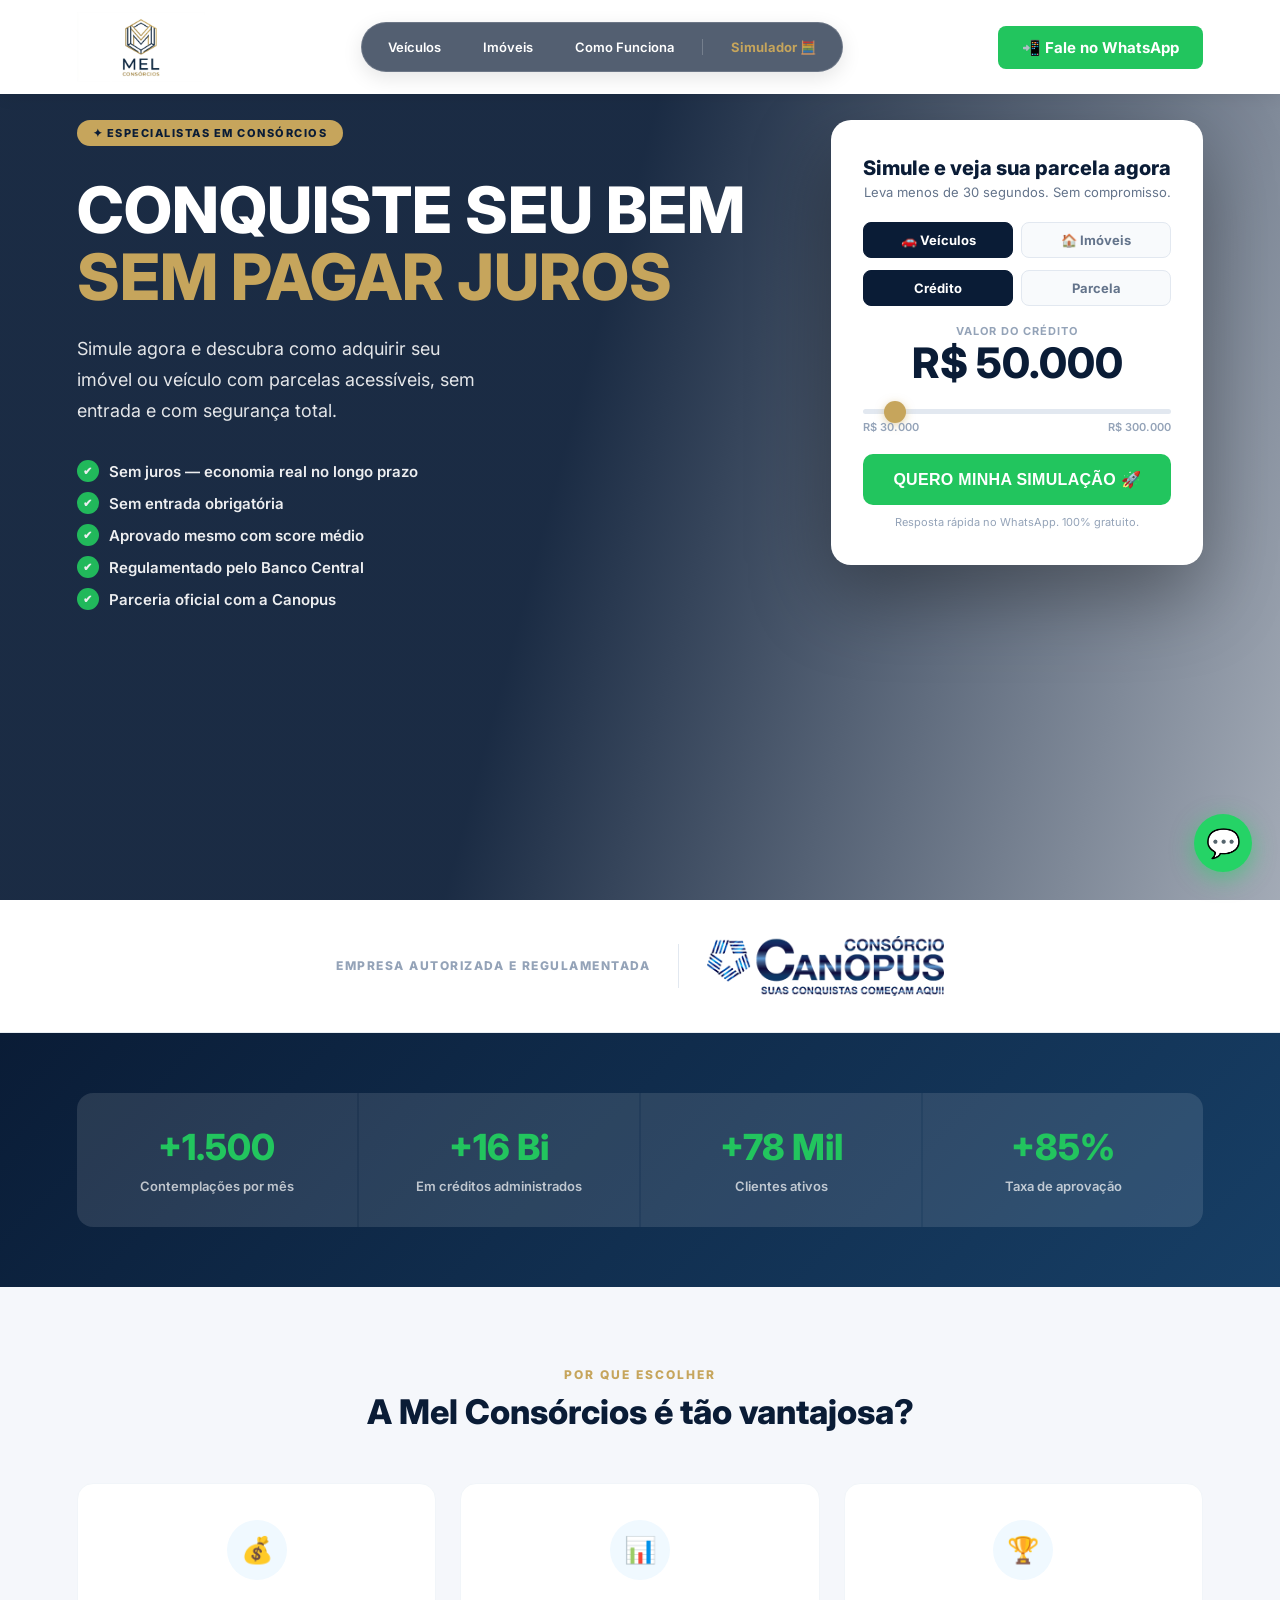
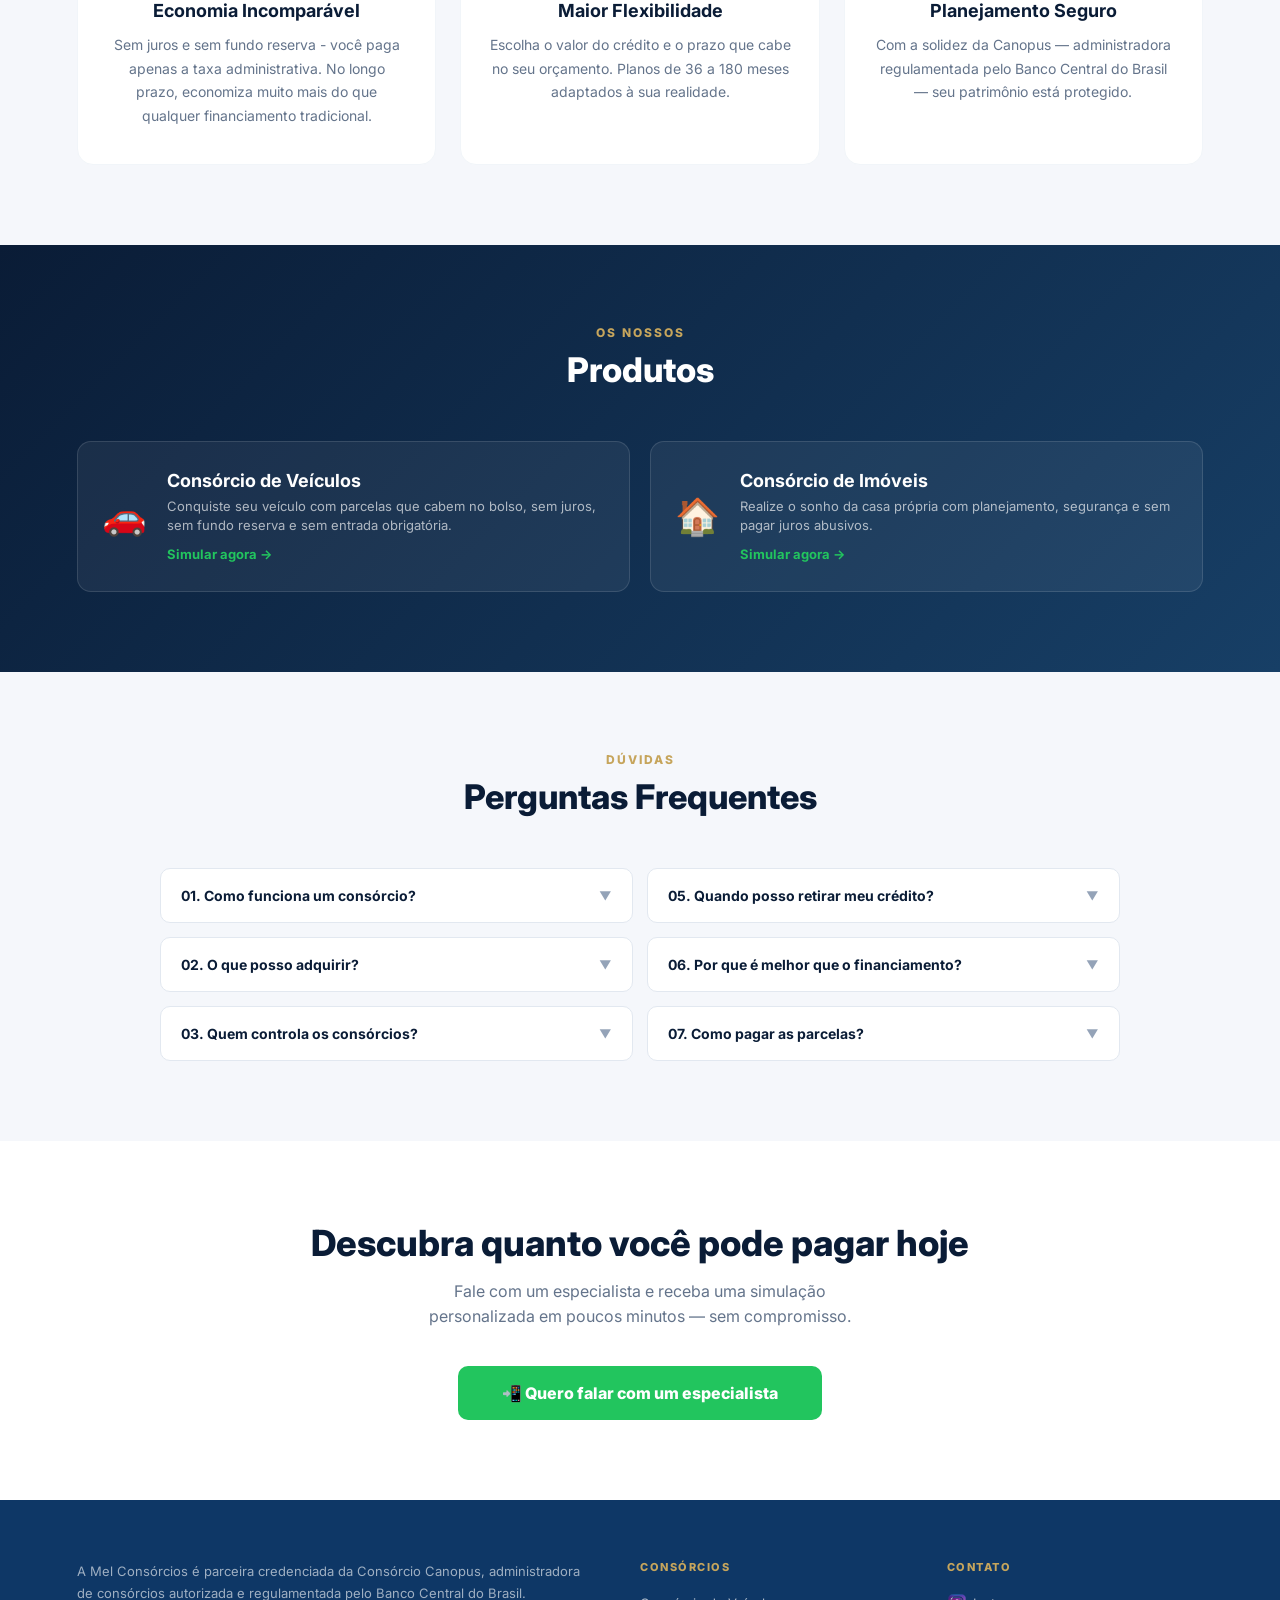
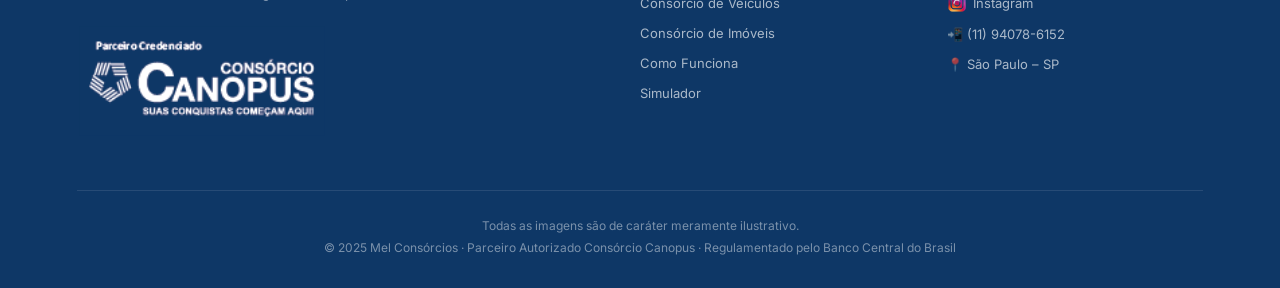
<file: backup.html>
<!DOCTYPE html>
<html lang="pt-BR">

<head>
    <meta charset="UTF-8">
    <meta name="viewport" content="width=device-width, initial-scale=1.0">
    <title>Mel Consórcios</title>
    <link href="https://fonts.googleapis.com/css2?family=Inter:wght@400;600;700;800&display=swap" rel="stylesheet">
    <style>
        /* ===== RESET GERAL ===== */
        *,
        *::before,
        *::after {
            margin: 0;
            padding: 0;
            box-sizing: border-box;
        }

        html,
        body {
            font-family: 'Inter', sans-serif;
            background: #f5f7fb;
            color: #1e293b;
            overflow-x: hidden;
            width: 100%;
        }

        /* ===== HEADER DESKTOP ===== */
        header {
            position: fixed;
            top: 0;
            left: 0;
            right: 0;
            z-index: 100;
            background: #fff;
            box-shadow: 0 2px 16px rgba(0, 0, 0, 0.08);
            display: flex;
            align-items: center;
            justify-content: space-between;
            padding: 12px 6%;
        }

        header img {
            height: 70px;
            width: auto;
            display: block;
        }

        /* Menu Premium Glassmorphism */
        #menu-desktop {
            display: flex;
            align-items: center;
            gap: 6px;
            background: rgba(10, 28, 54, 0.7);
            backdrop-filter: blur(12px);
            -webkit-backdrop-filter: blur(12px);
            border: 1px solid rgba(255, 255, 255, 0.15);
            padding: 6px 8px;
            border-radius: 100px;
            box-shadow: 0 6px 20px rgba(0, 0, 0, 0.1);
        }

        .menu-link {
            color: #fff;
            text-decoration: none;
            font-size: 13px;
            font-weight: 600;
            padding: 10px 18px;
            border-radius: 100px;
            transition: all 0.3s;
        }

        .menu-link:hover {
            background: rgba(255, 255, 255, 0.15);
            color: #c6a55c;
        }

        .menu-divisor {
            width: 1px;
            height: 16px;
            background: rgba(255, 255, 255, 0.2);
            margin: 0 4px;
        }

        .menu-link-destaque {
            color: #c6a55c;
            text-decoration: none;
            font-size: 13px;
            font-weight: 700;
            padding: 10px 18px;
            border-radius: 100px;
            transition: all 0.3s;
        }

        .menu-link-destaque:hover {
            background: rgba(198, 165, 92, 0.15);
        }

        /* Botão WhatsApp Header */
        .header-btn {
            display: flex;
            align-items: center;
            justify-content: center;
            gap: 8px;
            background: #22c55e;
            color: #fff;
            font-weight: 700;
            font-size: 15px;
            padding: 12px 24px;
            border-radius: 8px;
            text-decoration: none;
            transition: background .2s, transform .2s;
            white-space: nowrap;
        }

        .header-btn:hover {
            background: #16a34a;
            transform: translateY(-1px);
        }

        #whats-icon {
            display: none;
        }

        /* Ícone Hamburguer Escondido no PC */
        #hamburger {
            display: none;
            cursor: pointer;
            font-size: 28px;
            color: #0a1c36;
            z-index: 101;
        }

        /* ===== MENU MOBILE LATERAL (escondido por padrão) ===== */
        #menu-mobile {
            position: fixed;
            top: 0;
            right: -100%;
            width: 280px;
            height: 100vh;
            background: linear-gradient(135deg, #0a1c36, #173f66);
            padding: 30px 20px;
            transition: right 0.3s ease;
            z-index: 9999;
            box-shadow: -10px 0 30px rgba(0, 0, 0, 0.3);
        }

        .menu-mob-link {
            display: block;
            color: #fff;
            text-decoration: none;
            margin-bottom: 20px;
            font-size: 16px;
        }

        .menu-mob-destaque {
            display: block;
            color: #c6a55c;
            text-decoration: none;
            font-weight: 700;
            font-size: 16px;
            margin-top: 10px;
        }

        /* ===== HERO ===== */
        .hero {
            min-height: 100vh;
            padding-top: 120px;
            padding-bottom: 80px;
            background: url('https://images.unsplash.com/photo-1560518883-ce09059eeffa?auto=format&fit=crop&w=1920&q=80') center/cover no-repeat;
            position: relative;
            display: flex;
            align-items: flex-start;
            padding-left: 6%;
            padding-right: 6%;
            justify-content: space-between;
        }

        .hero-overlay {
            position: absolute;
            inset: 0;
            background: linear-gradient(105deg, rgba(10, 28, 54, 0.93) 45%, rgba(10, 28, 54, 0.35) 100%);
        }

        .hero-left {
            position: relative;
            z-index: 2;
            color: #fff;
            width: 100%;
        }

        .hero-tag {
            display: inline-block;
            background: #c6a55c;
            color: #0a1c36;
            font-size: 11px;
            font-weight: 800;
            letter-spacing: 1.5px;
            text-transform: uppercase;
            padding: 6px 16px;
            border-radius: 20px;
            margin-bottom: 30px;
        }

        .hero-left h1 {
            font-size: 64px;
            font-weight: 800;
            line-height: 1.05;
            margin-bottom: 24px;
            text-transform: uppercase;
        }

        .hero-left h1 span {
            color: #c6a55c;
        }

        .hero-left p {
            font-size: 18px;
            line-height: 1.7;
            opacity: .88;
            margin-bottom: 34px;
            max-width: 420px;
        }

        .hero-checks {
            display: flex;
            flex-direction: column;
            gap: 10px;
        }

        .hero-checks span {
            display: flex;
            align-items: center;
            gap: 10px;
            font-size: 15px;
            font-weight: 600;
            opacity: .92;
        }

        .hero-checks span::before {
            content: '✔';
            background: #22c55e;
            color: #fff;
            width: 22px;
            height: 22px;
            border-radius: 50%;
            display: flex;
            align-items: center;
            justify-content: center;
            font-size: 11px;
            flex-shrink: 0;
        }

        /* ===== SIMULADOR ===== */
        .hero-right {
            position: relative;
            z-index: 2;
            flex-shrink: 0;
            margin-left: 80px;
        }

        .simulador {
            background: #fff;
            border-radius: 20px;
            padding: 36px 32px;
            width: 100%;
            /* Ocupa o espaço que tiver disponível... */
            max-width: 400px;
            box-shadow: 0 30px 80px rgba(0, 0, 0, 0.35);
        }

        .sim-title {
            font-size: 20px;
            font-weight: 800;
            color: #0a1c36;
            text-align: center;
            margin-bottom: 4px;
        }

        .sim-sub {
            font-size: 13px;
            color: #64748b;
            text-align: center;
            margin-bottom: 22px;
        }

        .pill-group {
            display: flex;
            gap: 8px;
            margin-bottom: 12px;
        }

        .pill {
            flex: 1;
            padding: 9px 6px;
            border-radius: 8px;
            border: 1.5px solid #e2e8f0;
            background: #f8fafc;
            font-size: 13px;
            font-weight: 700;
            color: #64748b;
            text-align: center;
            cursor: pointer;
            transition: all .18s;
            user-select: none;
        }

        .pill.active {
            background: #0a1c36;
            color: #fff;
            border-color: #0a1c36;
        }

        .sim-label {
            font-size: 11px;
            font-weight: 700;
            color: #94a3b8;
            text-transform: uppercase;
            letter-spacing: 1px;
            text-align: center;
            margin-top: 18px;
            margin-bottom: 4px;
        }

        .sim-valor {
            font-size: 42px;
            font-weight: 800;
            color: #0a1c36;
            text-align: center;
            margin-bottom: 14px;
            line-height: 1;
        }

        input[type=range] {
            appearance: none;
            width: 100%;
            height: 5px;
            background: #e2e8f0;
            border-radius: 3px;
            outline: none;
            margin-bottom: 6px;
        }

        input[type=range]::-webkit-slider-thumb {
            -webkit-appearance: none;
            width: 22px;
            height: 22px;
            border-radius: 50%;
            background: #c6a55c;
            cursor: pointer;
            box-shadow: 0 2px 8px rgba(198, 165, 92, .5);
        }

        .range-minmax {
            display: flex;
            justify-content: space-between;
            font-size: 11px;
            color: #94a3b8;
            font-weight: 600;
            margin-bottom: 20px;
        }

        .sim-cta {
            width: 100%;
            background: #22c55e;
            color: #fff;
            font-size: 16px;
            font-weight: 800;
            padding: 16px;
            border: none;
            border-radius: 10px;
            cursor: pointer;
            transition: background .2s, transform .2s;
            letter-spacing: .3px;
        }

        .sim-cta:hover {
            background: #16a34a;
            transform: translateY(-2px);
        }

        .sim-disclaimer {
            font-size: 11px;
            color: #94a3b8;
            text-align: center;
            margin-top: 10px;
        }

        /* ===== PARCERIA ===== */
        .parceria {
            background: #fff;
            padding: 36px 6%;
            display: flex;
            align-items: center;
            justify-content: center;
            gap: 28px;
            border-bottom: 1px solid #e8edf2;
        }

        .parceria p {
            font-size: 12px;
            font-weight: 800;
            text-transform: uppercase;
            letter-spacing: 1.5px;
            color: #94a3b8;
        }

        .parceria-line {
            width: 1px;
            height: 44px;
            background: #e2e8f0;
        }

        .parceria img {
            height: auto;
            max-height: 60px;
            object-fit: contain;
        }

        /* ===== NÚMEROS ===== */
        .numeros {
            background: linear-gradient(135deg, #0a1c36 0%, #173f66 100%);
            padding: 60px 6%;
        }

        .numeros-grid {
            display: grid;
            grid-template-columns: repeat(4, 1fr);
            gap: 2px;
            background: rgba(255, 255, 255, 0.08);
            border-radius: 16px;
            overflow: hidden;
        }

        .numero-item {
            background: rgba(255, 255, 255, 0.04);
            padding: 32px 20px;
            text-align: center;
        }

        .numero-item strong {
            display: block;
            font-size: 36px;
            font-weight: 800;
            color: #22c55e;
            margin-bottom: 6px;
        }

        .numero-item span {
            font-size: 13px;
            color: rgba(255, 255, 255, 0.7);
            font-weight: 600;
        }

        /* ===== VANTAGENS ===== */
        .vantagens {
            padding: 80px 6%;
            background: #f5f7fb;
        }

        .section-eyebrow {
            text-align: center;
            font-size: 12px;
            font-weight: 800;
            text-transform: uppercase;
            letter-spacing: 2px;
            color: #c6a55c;
            margin-bottom: 10px;
        }

        .section-heading {
            text-align: center;
            font-size: 34px;
            font-weight: 800;
            color: #0a1c36;
            margin-bottom: 50px;
            line-height: 1.2;
        }

        .cards-grid {
            display: grid;
            grid-template-columns: repeat(3, 1fr);
            gap: 24px;
        }

        .card {
            background: #fff;
            border-radius: 16px;
            padding: 36px 28px;
            text-align: center;
            border: 1px solid #f1f5f9;
            transition: transform .25s, box-shadow .25s;
        }

        .card:hover {
            transform: translateY(-6px);
            box-shadow: 0 16px 40px rgba(0, 0, 0, 0.08);
        }

        .card-icon {
            width: 60px;
            height: 60px;
            background: #f0f9ff;
            border-radius: 50%;
            display: flex;
            align-items: center;
            justify-content: center;
            margin: 0 auto 20px;
            font-size: 26px;
        }

        .card h3 {
            font-size: 18px;
            font-weight: 700;
            color: #0a1c36;
            margin-bottom: 12px;
        }

        .card p {
            font-size: 14px;
            color: #64748b;
            line-height: 1.7;
        }

        /* ===== PRODUTOS ===== */
        .produtos {
            padding: 80px 6%;
            background: linear-gradient(135deg, #0a1c36 0%, #173f66 100%);
        }

        .produtos .section-heading {
            color: #fff;
        }

        .produtos-grid {
            display: grid;
            grid-template-columns: repeat(2, 1fr);
            gap: 20px;
        }

        .produto-card {
            background: rgba(255, 255, 255, 0.06);
            border: 1px solid rgba(255, 255, 255, 0.12);
            border-radius: 14px;
            padding: 28px 24px;
            display: flex;
            align-items: center;
            gap: 20px;
            transition: background .2s;
            cursor: pointer;
        }

        .produto-card:hover {
            background: rgba(255, 255, 255, 0.1);
        }

        .produto-icon {
            font-size: 36px;
            flex-shrink: 0;
        }

        .produto-card h3 {
            font-size: 18px;
            font-weight: 700;
            color: #fff;
            margin-bottom: 6px;
        }

        .produto-card p {
            font-size: 13px;
            color: rgba(255, 255, 255, 0.65);
            line-height: 1.5;
        }

        .produto-card a {
            display: inline-block;
            margin-top: 10px;
            font-size: 13px;
            font-weight: 700;
            color: #22c55e;
            text-decoration: none;
        }

        /* ===== FAQ ===== */
        .faq {
            padding: 80px 6%;
            background: #f5f7fb;
        }

        .faq-grid {
            display: grid;
            grid-template-columns: 1fr 1fr;
            gap: 14px;
            max-width: 960px;
            margin: 0 auto;
        }

        .faq-item {
            background: #fff;
            border: 1px solid #e2e8f0;
            border-radius: 10px;
            overflow: hidden;
        }

        .faq-q {
            display: flex;
            justify-content: space-between;
            align-items: center;
            padding: 18px 20px;
            font-size: 14px;
            font-weight: 700;
            color: #0a1c36;
            cursor: pointer;
            user-select: none;
            gap: 12px;
        }

        .faq-arrow {
            font-size: 12px;
            color: #94a3b8;
            transition: transform .25s;
            flex-shrink: 0;
        }

        .faq-item.open .faq-arrow {
            transform: rotate(180deg);
        }

        .faq-a {
            max-height: 0;
            overflow: hidden;
            transition: max-height .3s ease;
            font-size: 13px;
            color: #64748b;
            line-height: 1.7;
        }

        .faq-a-inner {
            padding: 0 20px 18px;
        }

        .faq-item.open .faq-a {
            max-height: 180px;
        }

        /* ===== CTA FINAL ===== */
        .cta-final {
            background: #fff;
            padding: 80px 6%;
            text-align: center;
        }

        .cta-final h2 {
            font-size: 36px;
            font-weight: 800;
            color: #0a1c36;
            margin-bottom: 14px;
        }

        .cta-final p {
            font-size: 16px;
            color: #64748b;
            max-width: 480px;
            margin: 0 auto 36px;
            line-height: 1.6;
        }

        .cta-final a {
            display: inline-flex;
            align-items: center;
            gap: 10px;
            background: #22c55e;
            color: #fff;
            font-size: 16px;
            font-weight: 800;
            padding: 17px 44px;
            border-radius: 10px;
            text-decoration: none;
            transition: background .2s, transform .2s;
        }

        .cta-final a:hover {
            background: #16a34a;
            transform: translateY(-2px);
        }

        /* ===== FOOTER ===== */
        footer {
            background: #0e3766;
            color: #fff;
            padding: 60px 6% 30px;
        }

        .footer-top {
            display: grid;
            grid-template-columns: 2fr 1fr 1fr;
            gap: 50px;
            margin-bottom: 48px;
        }

        .footer-logo {
            height: 52px;
            display: block;
            margin-bottom: 18px;
            filter: brightness(0) invert(1);
        }

        .footer-desc {
            font-size: 13px;
            color: rgba(255, 255, 255, 0.6);
            line-height: 1.7;
            margin-bottom: 20px;
        }

        .footer-canopus {
            height: 38px;
            opacity: .7;
        }

        footer h4 {
            font-size: 11px;
            font-weight: 800;
            text-transform: uppercase;
            letter-spacing: 1.5px;
            color: #c6a55c;
            margin-bottom: 18px;
        }

        footer ul {
            list-style: none;
        }

        footer ul li {
            margin-bottom: 10px;
        }

        footer ul li a {
            font-size: 13px;
            color: rgba(255, 255, 255, 0.65);
            text-decoration: none;
            transition: color .2s;
        }

        footer ul li a:hover {
            color: #c6a55c;
        }

        .footer-bottom {
            border-top: 1px solid rgba(255, 255, 255, 0.1);
            padding-top: 24px;
            text-align: center;
            font-size: 12px;
            color: rgba(255, 255, 255, 0.45);
            line-height: 1.8;
        }

        /* ===== WHATSAPP FLOAT ===== */
        .whats-float {
            position: fixed;
            bottom: 28px;
            right: 28px;
            width: 58px;
            height: 58px;
            background: #25d366;
            border-radius: 50%;
            display: flex;
            align-items: center;
            justify-content: center;
            font-size: 28px;
            text-decoration: none;
            box-shadow: 0 6px 22px rgba(37, 211, 102, 0.55);
            z-index: 999;
            transition: transform .2s;
        }

        .whats-float:hover {
            transform: scale(1.1);
        }

        /* ===== NUMEROS CARROSSEL (mobile) ===== */
        .numeros-carousel-wrap {
            display: none;
            /* escondido no desktop */
        }

        /* ===== RESPONSIVIDADE ===== */
        @media (max-width: 980px) {

            /* --- HEADER --- */
            header {
                padding: 10px 5%;
                position: fixed;
                display: flex;
                align-items: center;
                justify-content: space-between;
            }

            #menu-desktop {
                display: none !important;
            }

            #hamburger {
                display: flex !important;
                align-items: center;
                justify-content: center;
                font-size: 26px;
                cursor: pointer;
                color: #0a1c36;
                z-index: 101;
                position: static;
                transform: none;
            }

            /* Botão whats vira círculo */
            #header-whats {
                width: 44px;
                height: 44px;
                padding: 0;
                border-radius: 50%;
            }

            #whats-text {
                display: none;
            }

            #whats-icon {
                display: block;
                font-size: 22px;
            }

            .hero {
                flex-direction: column;
                /* Transforma as colunas em linhas (empilha) */
                align-items: center;
                /* Centraliza os elementos */
                gap: 40px;
                /* Dá um espaço entre o texto e o simulador */
                text-align: center;
                /* Opcional: centraliza o texto do lado esquerdo */
            }

            .hero-left,
            .hero-right {
                width: 100%;
                /* Faz ambos ocuparem a tela toda antes de descerem */
            }

            /* ===== HERO ===== */
            .hero {
                min-height: 100vh;
                padding-top: 110px;
                padding-top: 60px;
                background: url('https://images.unsplash.com/photo-1560518883-ce09059eeffa?auto=format&fit=crop&w=1920&q=80') center/cover no-repeat;
                position: relative;
                display: flex;
                align-items: center;
                padding-left: 6%;
                padding-right: 6%;
                justify-content: space-between;
            }

            .hero-overlay {
                position: absolute;
                inset: 0;
                background: linear-gradient(105deg, rgba(10, 28, 54, 0.93) 45%, rgba(10, 28, 54, 0.35) 100%);
            }

            .hero-left {
                position: relative;
                z-index: 2;
                color: #fff;
                max-width: 580px;
                flex: 1;
            }

            .hero-tag {
                display: inline-block;
                background: #c6a55c;
                color: #0a1c36;
                font-size: 11px;
                font-weight: 800;
                letter-spacing: 2px;
                text-transform: uppercase;
                padding: 5px 14px;
                border-radius: 20px;
                margin-bottom: 22px;
            }

            .hero-left h1 {
                font-size: 64px;
                font-weight: 800;
                line-height: 1.05;
                margin-bottom: 24px;
                text-transform: uppercase;
            }

            .hero-left h1 span {
                color: #c6a55c;
            }

            .hero-left p {
                font-size: 18px;
                line-height: 1.7;
                opacity: .88;
                margin-bottom: 34px;
                max-width: 420px;
            }

            .hero-checks {
                display: flex;
                flex-direction: column;
                gap: 10px;
            }

            .hero-checks span {
                display: flex;
                align-items: center;
                gap: 10px;
                font-size: 15px;
                font-weight: 600;
                opacity: .92;
            }

            .hero-checks span::before {
                content: '✔';
                background: #22c55e;
                color: #fff;
                width: 22px;
                height: 22px;
                border-radius: 50%;
                display: flex;
                align-items: center;
                justify-content: center;
                font-size: 11px;
                flex-shrink: 0;
            }

            /* ===== SIMULADOR ===== */
            .hero-right {
                position: relative;
                z-index: 2;
                flex-shrink: 0;
                margin-left: 80px;
            }

            .simulador {
                background: #fff;
                border-radius: 20px;
                padding: 36px 32px;
                width: 400px;
                box-shadow: 0 30px 80px rgba(0, 0, 0, 0.35);
            }

            .sim-title {
                font-size: 20px;
                font-weight: 800;
                color: #0a1c36;
                text-align: center;
                margin-bottom: 4px;
            }

            .sim-sub {
                font-size: 13px;
                color: #64748b;
                text-align: center;
                margin-bottom: 22px;
            }

            .pill-group {
                display: flex;
                gap: 8px;
                margin-bottom: 12px;
            }

            .pill {
                flex: 1;
                padding: 9px 6px;
                border-radius: 8px;
                border: 1.5px solid #e2e8f0;
                background: #f8fafc;
                font-size: 13px;
                font-weight: 700;
                color: #64748b;
                text-align: center;
                cursor: pointer;
                transition: all .18s;
                user-select: none;
            }

            .pill.active {
                background: #0a1c36;
                color: #fff;
                border-color: #0a1c36;
            }

            .sim-label {
                font-size: 11px;
                font-weight: 700;
                color: #94a3b8;
                text-transform: uppercase;
                letter-spacing: 1px;
                text-align: center;
                margin-top: 18px;
                margin-bottom: 4px;
            }

            .sim-valor {
                font-size: 46px;
                font-weight: 800;
                color: #0a1c36;
                text-align: center;
                margin-bottom: 14px;
                line-height: 1;
            }

            input[type=range] {
                appearance: none;
                width: 100%;
                height: 5px;
                background: #e2e8f0;
                border-radius: 3px;
                outline: none;
                margin-bottom: 6px;
            }

            input[type=range]::-webkit-slider-thumb {
                -webkit-appearance: none;
                width: 22px;
                height: 22px;
                border-radius: 50%;
                background: #c6a55c;
                cursor: pointer;
                box-shadow: 0 2px 8px rgba(198, 165, 92, .5);
            }

            .range-minmax {
                display: flex;
                justify-content: space-between;
                font-size: 11px;
                color: #94a3b8;
                font-weight: 600;
                margin-bottom: 20px;
            }

            .sim-cta {
                width: 100%;
                background: #22c55e;
                color: #fff;
                font-size: 16px;
                font-weight: 800;
                padding: 16px;
                border: none;
                border-radius: 10px;
                cursor: pointer;
                transition: background .2s, transform .2s;
                letter-spacing: .3px;
            }

            .sim-cta:hover {
                background: #16a34a;
                transform: translateY(-2px);
            }

            .sim-disclaimer {
                font-size: 11px;
                color: #94a3b8;
                text-align: center;
                margin-top: 10px;
            }

            /* ===== PARCERIA ===== */
            .parceria {
                background: #fff;
                padding: 36px 6%;
                display: flex;
                align-items: center;
                justify-content: center;
                gap: 28px;
                border-bottom: 1px solid #e8edf2;
            }

            .parceria p {
                font-size: 12px;
                font-weight: 800;
                text-transform: uppercase;
                letter-spacing: 1.5px;
                color: #94a3b8;
            }

            .parceria-line {
                width: 1px;
                height: 44px;
                background: #e2e8f0;
            }

            .parceria img {
                height: 52px;
                object-fit: contain;
            }

            /* ===== NÚMEROS ===== */
            .numeros {
                background: linear-gradient(135deg, #0a1c36 0%, #173f66 100%);
                padding: 60px 6%;
            }

            .numeros-grid {
                display: grid;
                grid-template-columns: repeat(4, 1fr);
                gap: 2px;
                background: rgba(255, 255, 255, 0.08);
                border-radius: 16px;
                overflow: hidden;
            }

            .numero-item {
                background: rgba(255, 255, 255, 0.04);
                padding: 32px 20px;
                text-align: center;
            }

            .numero-item strong {
                display: block;
                font-size: 36px;
                font-weight: 800;
                color: #22c55e;
                margin-bottom: 6px;
            }

            .numero-item span {
                font-size: 13px;
                color: rgba(255, 255, 255, 0.7);
                font-weight: 600;
            }

            /* ===== VANTAGENS ===== */
            .vantagens {
                padding: 80px 6%;
                background: #f5f7fb;
            }

            .section-eyebrow {
                text-align: center;
                font-size: 12px;
                font-weight: 800;
                text-transform: uppercase;
                letter-spacing: 2px;
                color: #c6a55c;
                margin-bottom: 10px;
            }

            .section-heading {
                text-align: center;
                font-size: 34px;
                font-weight: 800;
                color: #0a1c36;
                margin-bottom: 50px;
                line-height: 1.2;
            }

            .cards-grid {
                display: grid;
                grid-template-columns: repeat(3, 1fr);
                gap: 24px;
            }

            .card {
                background: #fff;
                border-radius: 16px;
                padding: 36px 28px;
                text-align: center;
                border: 1px solid #f1f5f9;
                transition: transform .25s, box-shadow .25s;
            }

            .card:hover {
                transform: translateY(-6px);
                box-shadow: 0 16px 40px rgba(0, 0, 0, 0.08);
            }

            .card-icon {
                width: 60px;
                height: 60px;
                background: #f0f9ff;
                border-radius: 50%;
                display: flex;
                align-items: center;
                justify-content: center;
                margin: 0 auto 20px;
                font-size: 26px;
            }

            .card h3 {
                font-size: 18px;
                font-weight: 700;
                color: #0a1c36;
                margin-bottom: 12px;
            }

            .card p {
                font-size: 14px;
                color: #64748b;
                line-height: 1.7;
            }

            /* ===== PRODUTOS ===== */
            .produtos {
                padding: 80px 6%;
                background: linear-gradient(135deg, #0a1c36 0%, #173f66 100%);
            }

            .produtos .section-heading {
                color: #fff;
            }

            .produtos-grid {
                display: grid;
                grid-template-columns: repeat(2, 1fr);
                gap: 20px;
            }

            .produto-card {
                background: rgba(255, 255, 255, 0.06);
                border: 1px solid rgba(255, 255, 255, 0.12);
                border-radius: 14px;
                padding: 28px 24px;
                display: flex;
                align-items: center;
                gap: 20px;
                transition: background .2s;
                cursor: pointer;
            }

            .produto-card:hover {
                background: rgba(255, 255, 255, 0.1);
            }

            .produto-icon {
                font-size: 36px;
                flex-shrink: 0;
            }

            .produto-card h3 {
                font-size: 18px;
                font-weight: 700;
                color: #fff;
                margin-bottom: 6px;
            }

            .produto-card p {
                font-size: 13px;
                color: rgba(255, 255, 255, 0.65);
                line-height: 1.5;
            }

            .produto-card a {
                display: inline-block;
                margin-top: 10px;
                font-size: 13px;
                font-weight: 700;
                color: #22c55e;
                text-decoration: none;
            }

            /* ===== FAQ ===== */
            .faq {
                padding: 80px 6%;
                background: #f5f7fb;
            }

            .faq-grid {
                display: grid;
                grid-template-columns: 1fr 1fr;
                gap: 14px;
                max-width: 960px;
                margin: 0 auto;
            }

            .faq-item {
                background: #fff;
                border: 1px solid #e2e8f0;
                border-radius: 10px;
                overflow: hidden;
            }

            .faq-q {
                display: flex;
                justify-content: space-between;
                align-items: center;
                padding: 18px 20px;
                font-size: 14px;
                font-weight: 700;
                color: #0a1c36;
                cursor: pointer;
                user-select: none;
                gap: 12px;
            }

            .faq-arrow {
                font-size: 12px;
                color: #94a3b8;
                transition: transform .25s;
                flex-shrink: 0;
            }

            .faq-item.open .faq-arrow {
                transform: rotate(180deg);
            }

            .faq-a {
                max-height: 0;
                overflow: hidden;
                transition: max-height .3s ease;
                font-size: 13px;
                color: #64748b;
                line-height: 1.7;
            }

            .faq-a-inner {
                padding: 0 20px 18px;
            }

            .faq-item.open .faq-a {
                max-height: 180px;
            }

            /* ===== CTA FINAL ===== */
            .cta-final {
                background: #fff;
                padding: 80px 6%;
                text-align: center;
            }

            .cta-final h2 {
                font-size: 36px;
                font-weight: 800;
                color: #0a1c36;
                margin-bottom: 14px;
            }

            .cta-final p {
                font-size: 16px;
                color: #64748b;
                max-width: 480px;
                margin: 0 auto 36px;
                line-height: 1.6;
            }

            .cta-final a {
                display: inline-flex;
                align-items: center;
                gap: 10px;
                background: #22c55e;
                color: #fff;
                font-size: 16px;
                font-weight: 800;
                padding: 17px 44px;
                border-radius: 10px;
                text-decoration: none;
                transition: background .2s, transform .2s;
            }

            .cta-final a:hover {
                background: #16a34a;
                transform: translateY(-2px);
            }

            footer {
                padding: 40px 5% 24px;
            }
        }
    </style>
</head>

<body>

    <!-- HEADER -->
    <header>
        <a href="index.html">
            <img src="mel.png" alt="Mel Consórcios">
        </a>

        <!-- MENU DESKTOP -->
        <div id="menu-desktop">
            <a href="consorcio-veiculos.html" class="menu-link">Veículos</a>
            <a href="consorcio-imoveis.html" class="menu-link">Imóveis</a>
            <a href="como-funciona.html" class="menu-link">Como Funciona</a>
            <div class="menu-divisor"></div>
            <a href="index.html" class="menu-link-destaque">Simulador 🧮</a>
        </div>

        <!-- HAMBURGUER MOBILE -->
        <div id="hamburger" onclick="toggleMenu()">☰</div>

        <!-- BOTÃO WHATSAPP -->
        <a href="https://w.app/sitemelconsorcios" target="_blank" class="header-btn" id="header-whats">
            <span id="whats-icon">💬</span>
            <span id="whats-text">📲 Fale no WhatsApp</span>
        </a>
    </header>

    <!-- MENU MOBILE ESCONDIDO -->
    <div id="menu-mobile">
        <div style="display:flex; justify-content:space-between; align-items:center; margin-bottom:40px;">
            <strong style="color:#c6a55c; font-size:14px; letter-spacing:1px;">MENU</strong>
            <span onclick="toggleMenu()" style="font-size:28px; cursor:pointer; color:#fff;">✖</span>
        </div>
        <a href="consorcio-veiculos.html" class="menu-mob-link">Consórcio de Veículos</a>
        <a href="consorcio-imoveis.html" class="menu-mob-link">Consórcio de Imóveis</a>
        <a href="como-funciona.html" class="menu-mob-link">Como Funciona</a>
        <a href="index.html" class="menu-mob-destaque">Acessar Simulador →</a>
    </div>

    <!-- HERO -->
    <section class="hero">
        <div class="hero-overlay"></div>

        <div class="hero-left">
            <span class="hero-tag">✦ Especialistas em Consórcios</span>

            <h1>Conquiste seu bem<br><span>sem pagar juros</span></h1>

            <p>Simule agora e descubra como adquirir seu imóvel ou veículo com parcelas acessíveis, sem entrada e com
                segurança total.</p>

            <div class="hero-checks">
                <span>Sem juros — economia real no longo prazo</span>
                <span>Sem entrada obrigatória</span>
                <span>Aprovado mesmo com score médio</span>
                <span>Regulamentado pelo Banco Central</span>
                <span>Parceria oficial com a Canopus</span>
            </div>
        </div>

        <div class="hero-right">
            <div class="simulador">
                <p class="sim-title">Simule e veja sua parcela agora</p>
                <p class="sim-sub">Leva menos de 30 segundos. Sem compromisso.</p>

                <div class="pill-group" id="g-produto">
                    <div class="pill active" onclick="setProduto(this,'AUTOMOVEL')">🚗 Veículos</div>
                    <div class="pill" onclick="setProduto(this,'IMOVEIS')">🏠 Imóveis</div>
                </div>

                <div class="pill-group" id="g-modo">
                    <div class="pill active" onclick="setModo(this,'credito')">Crédito</div>
                    <div class="pill" onclick="setModo(this,'parcela')">Parcela</div>
                </div>

                <p class="sim-label" id="sim-label">Valor do Crédito</p>
                <div class="sim-valor" id="sim-valor">R$ 50.000</div>

                <input type="range" id="sim-range" min="30000" max="300000" step="1000" value="50000">
                <div class="range-minmax">
                    <span id="r-min">R$ 30.000</span>
                    <span id="r-max">R$ 300.000</span>
                </div>

                <button class="sim-cta" onclick="enviarWhats()">QUERO MINHA SIMULAÇÃO 🚀</button>
                <p class="sim-disclaimer">Resposta rápida no WhatsApp. 100% gratuito.</p>
            </div>
        </div>
    </section>

    <!-- PARCERIA -->
    <section class="parceria">
        <p>Empresa autorizada e regulamentada</p>
        <div class="parceria-line"></div>
        <img src="logo-canopus.png" alt="Canopus Consórcios">
    </section>

    <!-- NÚMEROS -->
    <section class="numeros">

        <!-- Grid desktop (4 colunas) -->
        <div class="numeros-grid">
            <div class="numero-item">
                <strong>+1.500</strong>
                <span>Contemplações por mês</span>
            </div>
            <div class="numero-item">
                <strong>+16 Bi</strong>
                <span>Em créditos administrados</span>
            </div>
            <div class="numero-item">
                <strong>+78 Mil</strong>
                <span>Clientes ativos</span>
            </div>
            <div class="numero-item">
                <strong>+85%</strong>
                <span>Taxa de aprovação</span>
            </div>
        </div>

        <!-- Carrossel mobile -->
        <div class="numeros-carousel-wrap">
            <div class="numeros-carousel-track" id="numCarousel">
                <div class="numero-card-mob">
                    <strong>+1.500</strong>
                    <span>Contemplações por mês</span>
                </div>
                <div class="numero-card-mob">
                    <strong>+16 Bi</strong>
                    <span>Em créditos administrados</span>
                </div>
                <div class="numero-card-mob">
                    <strong>+78 Mil</strong>
                    <span>Clientes ativos</span>
                </div>
                <div class="numero-card-mob">
                    <strong>+85%</strong>
                    <span>Taxa de aprovação</span>
                </div>
            </div>
            <div class="carousel-dots" id="numDots">
                <span class="active" onclick="scrollToCard(0)"></span>
                <span onclick="scrollToCard(1)"></span>
                <span onclick="scrollToCard(2)"></span>
                <span onclick="scrollToCard(3)"></span>
            </div>
        </div>

    </section>

    <!-- VANTAGENS -->
    <section class="vantagens">
        <p class="section-eyebrow">Por que escolher</p>
        <h2 class="section-heading">A Mel Consórcios é tão vantajosa?</h2>
        <div class="cards-grid">
            <div class="card">
                <div class="card-icon">💰</div>
                <h3>Economia Incomparável</h3>
                <p>Sem juros e sem fundo reserva - você paga apenas a taxa administrativa. No longo prazo, economiza
                    muito mais do que qualquer financiamento tradicional.</p>
            </div>
            <div class="card">
                <div class="card-icon">📊</div>
                <h3>Maior Flexibilidade</h3>
                <p>Escolha o valor do crédito e o prazo que cabe no seu orçamento. Planos de 36 a 180 meses adaptados à
                    sua realidade.</p>
            </div>
            <div class="card">
                <div class="card-icon">🏆</div>
                <h3>Planejamento Seguro</h3>
                <p>Com a solidez da Canopus — administradora regulamentada pelo Banco Central do Brasil — seu patrimônio
                    está protegido.</p>
            </div>
        </div>
    </section>

    <!-- PRODUTOS -->
    <section class="produtos">
        <p class="section-eyebrow" style="color:#c6a55c">Os nossos</p>
        <h2 class="section-heading">Produtos</h2>
        <div class="produtos-grid">
            <div class="produto-card" onclick="abrirSimulador('AUTOMOVEL')">
                <div class="produto-icon">🚗</div>
                <div>
                    <h3>Consórcio de Veículos</h3>
                    <p>Conquiste seu veículo com parcelas que cabem no bolso, sem juros, sem fundo reserva e sem entrada
                        obrigatória.</p>
                    <a href="#">Simular agora →</a>
                </div>
            </div>
            <div class="produto-card" onclick="abrirSimulador('IMOVEIS      ')">
                <div class="produto-icon">🏠</div>
                <div>
                    <h3>Consórcio de Imóveis</h3>
                    <p>Realize o sonho da casa própria com planejamento, segurança e sem pagar juros abusivos.</p>
                    <a href="#">Simular agora →</a>
                </div>
            </div>
        </div>
    </section>

    <!-- FAQ -->
    <section class="faq">
        <p class="section-eyebrow">Dúvidas</p>
        <h2 class="section-heading">Perguntas Frequentes</h2>
        <div class="faq-grid">
            <div class="faq-item">
                <div class="faq-q" onclick="toggleFaq(this)">01. Como funciona um consórcio? <span
                        class="faq-arrow">▼</span></div>
                <div class="faq-a">
                    <div class="faq-a-inner">Consórcio é quando um grupo de pessoas se une para obter um bem de forma
                        programada. Você paga parcelas mensais mais baratas pois não há juros, apenas taxa
                        administrativa.</div>
                </div>
            </div>
            <div class="faq-item">
                <div class="faq-q" onclick="toggleFaq(this)">05. Quando posso retirar meu crédito? <span
                        class="faq-arrow">▼</span></div>
                <div class="faq-a">
                    <div class="faq-a-inner">Você pode ser contemplado por sorteio em qualquer assembleia mensal, ou
                        antecipar com lances. Todos são contemplados até o final do grupo.</div>
                </div>
            </div>
            <div class="faq-item">
                <div class="faq-q" onclick="toggleFaq(this)">02. O que posso adquirir? <span class="faq-arrow">▼</span>
                </div>
                <div class="faq-a">
                    <div class="faq-a-inner">Imóveis residenciais, comerciais, terrenos e veículos leves e pesados. A
                        carta de crédito dá poder de compra à vista.</div>
                </div>
            </div>
            <div class="faq-item">
                <div class="faq-q" onclick="toggleFaq(this)">06. Por que é melhor que o financiamento? <span
                        class="faq-arrow">▼</span></div>
                <div class="faq-a">
                    <div class="faq-a-inner">No financiamento você paga juros que podem dobrar o valor do bem. No
                        consórcio a taxa é muito menor — e você paga o preço justo do início ao fim.</div>
                </div>
            </div>
            <div class="faq-item">
                <div class="faq-q" onclick="toggleFaq(this)">03. Quem controla os consórcios? <span
                        class="faq-arrow">▼</span></div>
                <div class="faq-a">
                    <div class="faq-a-inner">Os consórcios são regulamentados e fiscalizados pelo Banco Central do
                        Brasil, garantindo total segurança e transparência.</div>
                </div>
            </div>
            <div class="faq-item">
                <div class="faq-q" onclick="toggleFaq(this)">07. Como pagar as parcelas? <span
                        class="faq-arrow">▼</span></div>
                <div class="faq-a">
                    <div class="faq-a-inner">As parcelas podem ser pagas via boleto bancário ou débito automático,
                        conforme as opções disponibilizadas pela Administradora.</div>
                </div>
            </div>
        </div>
    </section>

    <!-- CTA FINAL -->
    <section class="cta-final">
        <h2>Descubra quanto você pode pagar hoje</h2>
        <p>Fale com um especialista e receba uma simulação personalizada em poucos minutos — sem compromisso.</p>
        <a href="https://w.app/sitemelconsorcios" target="_blank">📲 Quero falar com um especialista</a>
    </section>

    <!-- FOOTER -->
    <footer>
        <div class="footer-top">
            <div>
                <p class="footer-desc">A Mel Consórcios é parceira credenciada da Consórcio Canopus, administradora de
                    consórcios autorizada e regulamentada pelo Banco Central do Brasil.</p>
                <img src="canopus.png" width="250" alt="Canopus">
            </div>
            <div>
                <h4>Consórcios</h4>
                <ul>
                    <li><a href="consorcio-veiculos.html">Consórcio de Veículos</a></li>
                    <li><a href="consorcio-imoveis.html">Consórcio de Imóveis</a></li>
                    <li><a href="como-funciona.html">Como Funciona</a></li>
                    <li><a href="#">Simulador</a></li>
                </ul>
            </div>
            <div>
                <h4>Contato</h4>
                <ul>
                    <li><img src="logo-instagram.png" width="20" style="vertical-align:middle; margin-right:6px;"
                            alt="Instagram"><a href="https://www.instagram.com/melconsorcios.sp">Instagram</a></li>
                    <li><a href="https://w.app/sitemelconsorcios">📲 (11) 94078-6152</a></li>
                    <li><a href="#">📍 São Paulo – SP</a></li>
                </ul>
            </div>
        </div>
        <div class="footer-bottom">
            <p>Todas as imagens são de caráter meramente ilustrativo.</p>
            <p>© 2025 Mel Consórcios · Parceiro Autorizado Consórcio Canopus · Regulamentado pelo Banco Central do
                Brasil</p>
        </div>
    </footer>

    <!-- WHATSAPP FLUTUANTE -->
    <a href="https://w.app/sitemelconsorcios" target="_blank" class="whats-float">💬</a>

    <script>
        /* ===== MENU MOBILE ===== */
        function toggleMenu() {
            const menu = document.getElementById('menu-mobile');
            menu.style.right = (menu.style.right === '0px') ? '-100%' : '0px';
        }

        /* ===== SIMULADOR ===== */
        const STATE = { produto: 'AUTOMOVEL', modo: 'credito', valor: 50000 };
        const rangeEl = document.getElementById('sim-range');

        rangeEl.oninput = () => { STATE.valor = parseInt(rangeEl.value); updateUI(); };

        function setProduto(btn, p) {
            STATE.produto = p;
            document.getElementById('g-produto').querySelectorAll('.pill').forEach(b => b.classList.remove('active'));
            btn.classList.add('active');
            if (STATE.modo === 'credito') {
                if (p === 'AUTOMOVEL') { rangeEl.min = 30000; rangeEl.max = 480000; rangeEl.step = 1000; STATE.valor = 50000; }
                else { rangeEl.min = 200000; rangeEl.max = 480000; rangeEl.step = 5000; STATE.valor = 250000; }
                rangeEl.value = STATE.valor;
            }
            updateUI();
        }

        function setModo(btn, m) {
            STATE.modo = m;
            document.getElementById('g-modo').querySelectorAll('.pill').forEach(b => b.classList.remove('active'));
            btn.classList.add('active');
            if (m === 'credito') {
                document.getElementById('sim-label').innerText = 'Valor do Crédito';
                if (STATE.produto === 'AUTOMOVEL') { rangeEl.min = 30000; rangeEl.max = 480000; rangeEl.step = 1000; STATE.valor = 50000; }
                else { rangeEl.min = 200000; rangeEl.max = 480000; rangeEl.step = 5000; STATE.valor = 250000; }
            } else {
                document.getElementById('sim-label').innerText = 'Valor da Parcela';
                rangeEl.min = 500; rangeEl.max = 10000; rangeEl.step = 50; STATE.valor = 1500;
            }
            rangeEl.value = STATE.valor;
            updateUI();
        }

        function updateUI() {
            const fmt = v => v.toLocaleString('pt-BR', { style: 'currency', currency: 'BRL', minimumFractionDigits: 0, maximumFractionDigits: 0 });
            document.getElementById('sim-valor').innerText = fmt(STATE.valor);
            document.getElementById('r-min').innerText = fmt(parseInt(rangeEl.min));
            document.getElementById('r-max').innerText = fmt(parseInt(rangeEl.max));
        }

        function enviarWhats() {
            const modo = STATE.modo === 'credito' ? 'crédito de' : 'parcelas de';
            const prod = STATE.produto === 'AUTOMOVEL' ? 'Veículos' : 'Imóveis';
            const val = STATE.valor.toLocaleString('pt-BR', { style: 'currency', currency: 'BRL', minimumFractionDigits: 0, maximumFractionDigits: 0 });
            const msg = `Olá! Vi o site da Mel Consórcios e quero simular.\\n\\nProduto: ${prod}\\nQuero ${modo}: ${val}\\n\\nPode me ajudar?`;
            window.open(`https://wa.me/5511940786152?text=${encodeURIComponent(msg)}`, '_blank');
        }

        function abrirSimulador(p) {
            window.scrollTo({ top: 0, behavior: 'smooth' });
            const btn = document.querySelector(`#g-produto .pill${p === 'AUTOMOVEL' ? ':first-child' : ':last-child'}`);
            if (btn) setProduto(btn, p);
        }

        function toggleFaq(el) { el.parentElement.classList.toggle('open'); }

        /* ===== CARROSSEL NÚMEROS (mobile) ===== */
        function scrollToCard(index) {
            const track = document.getElementById('numCarousel');
            const cards = track.querySelectorAll('.numero-card-mob');
            if (cards[index]) {
                track.scrollTo({ left: cards[index].offsetLeft - 16, behavior: 'smooth' });
            }
            updateDots(index);
        }

        function updateDots(activeIndex) {
            document.querySelectorAll('#numDots span').forEach((dot, i) => {
                dot.classList.toggle('active', i === activeIndex);
            });
        }

        // Atualiza dot ao scrollar manualmente
        document.getElementById('numCarousel').addEventListener('scroll', function () {
            const track = this;
            const cards = track.querySelectorAll('.numero-card-mob');
            let closest = 0;
            let minDist = Infinity;
            cards.forEach((card, i) => {
                const dist = Math.abs(card.offsetLeft - track.scrollLeft - 16);
                if (dist < minDist) { minDist = dist; closest = i; }
            });
            updateDots(closest);
        });

        updateUI();
    </script>
</body>

</html>
</file>
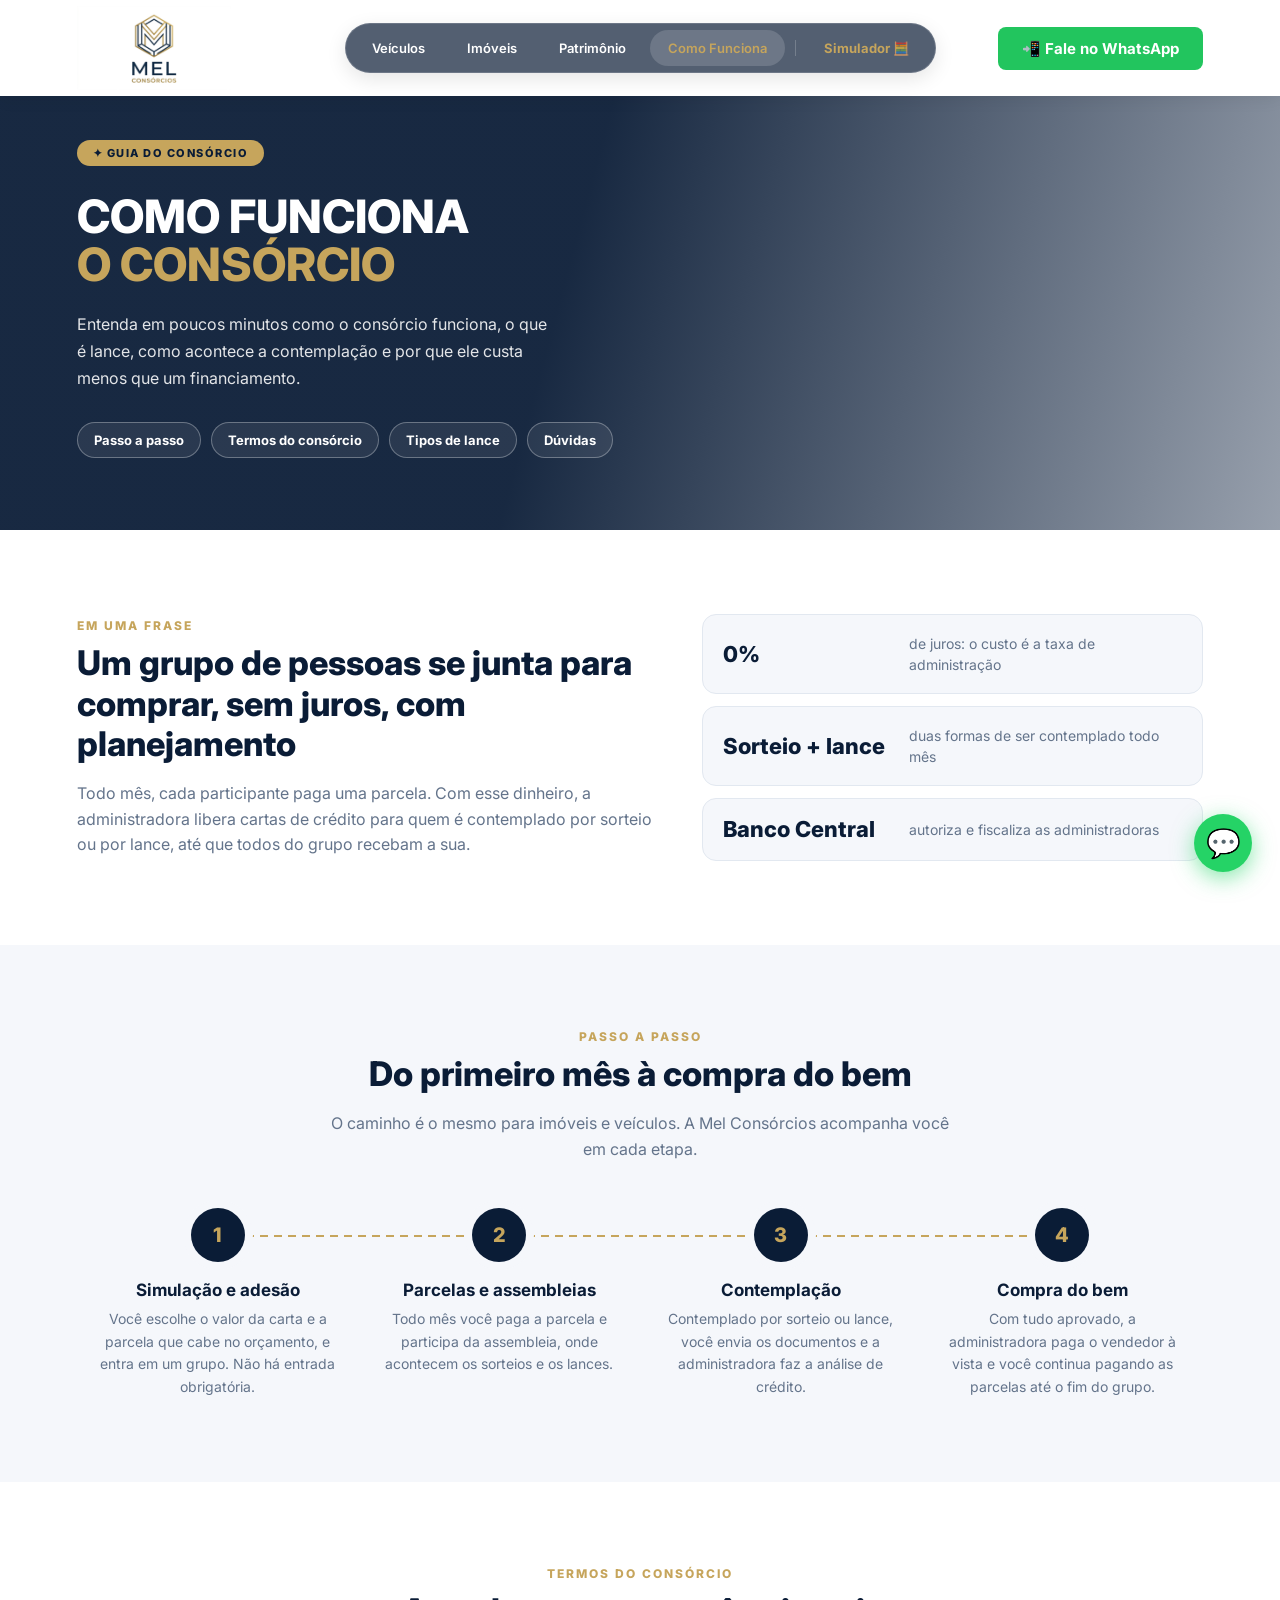
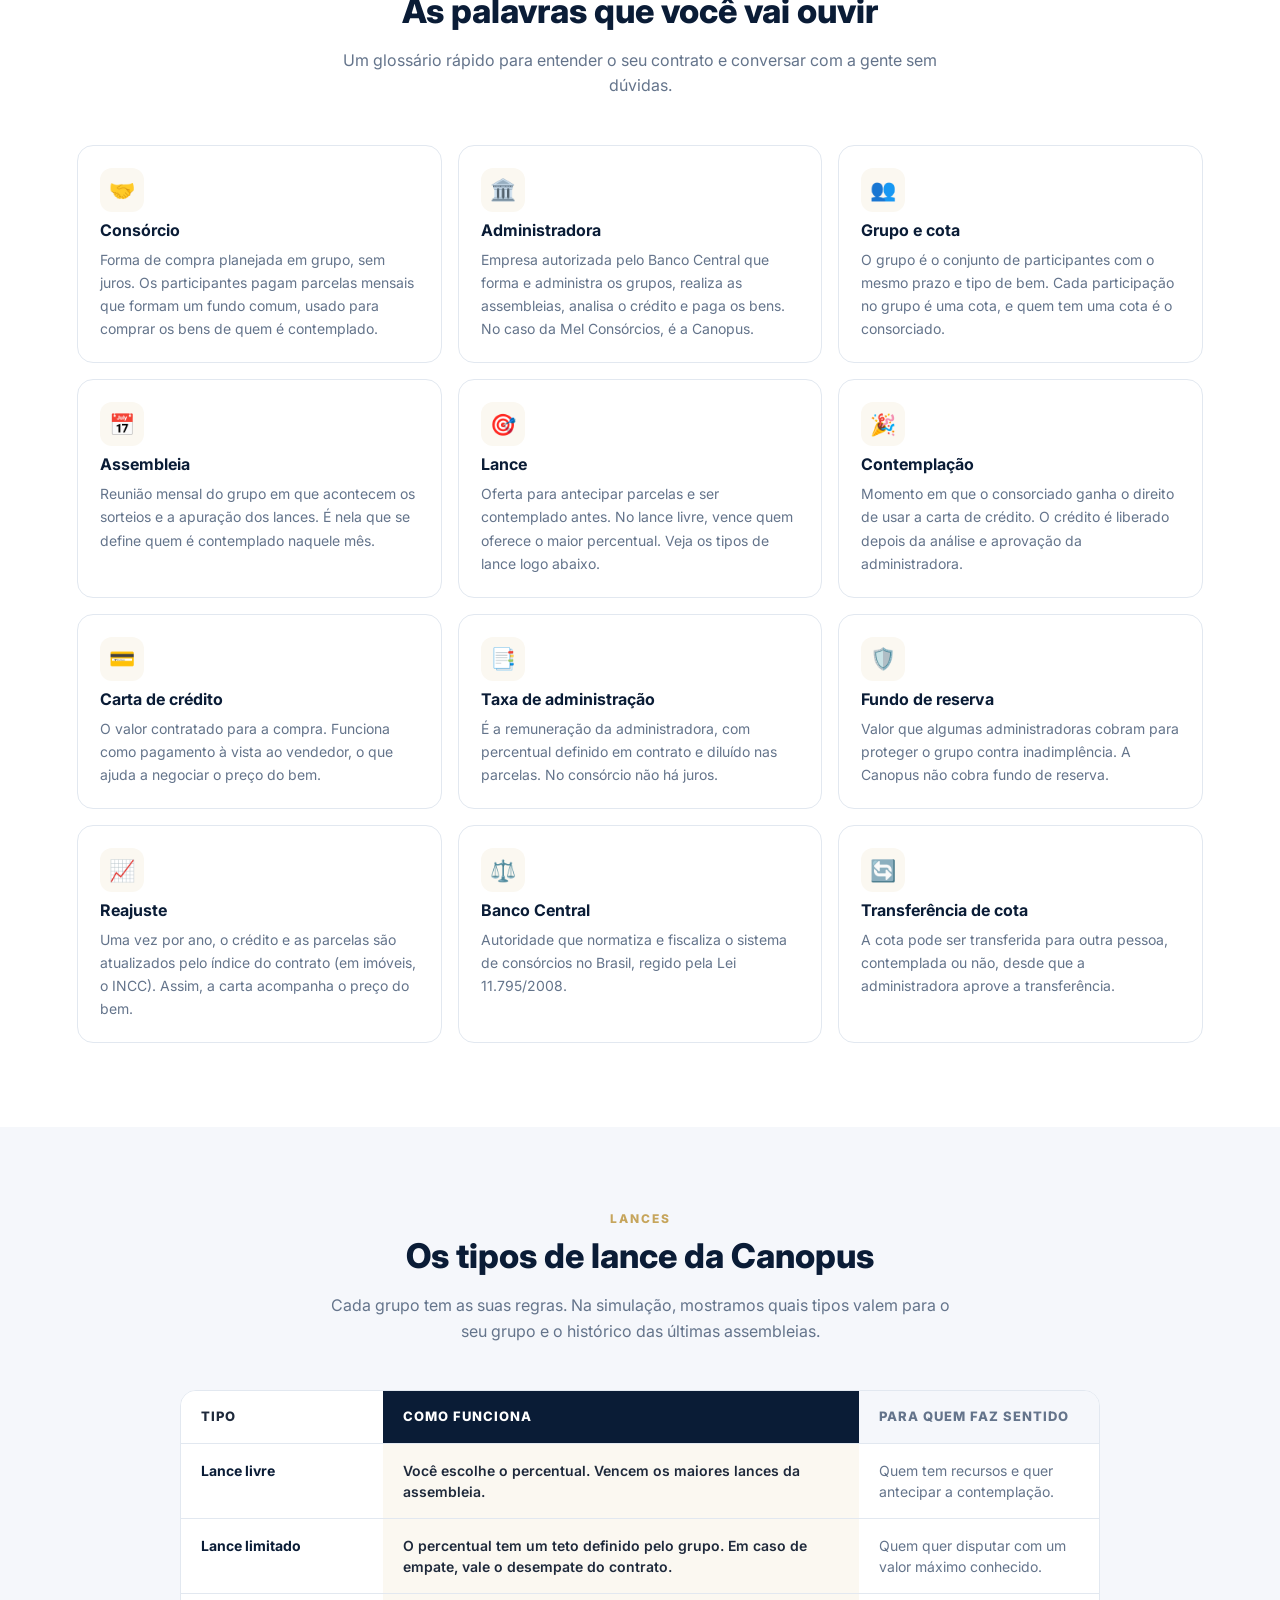
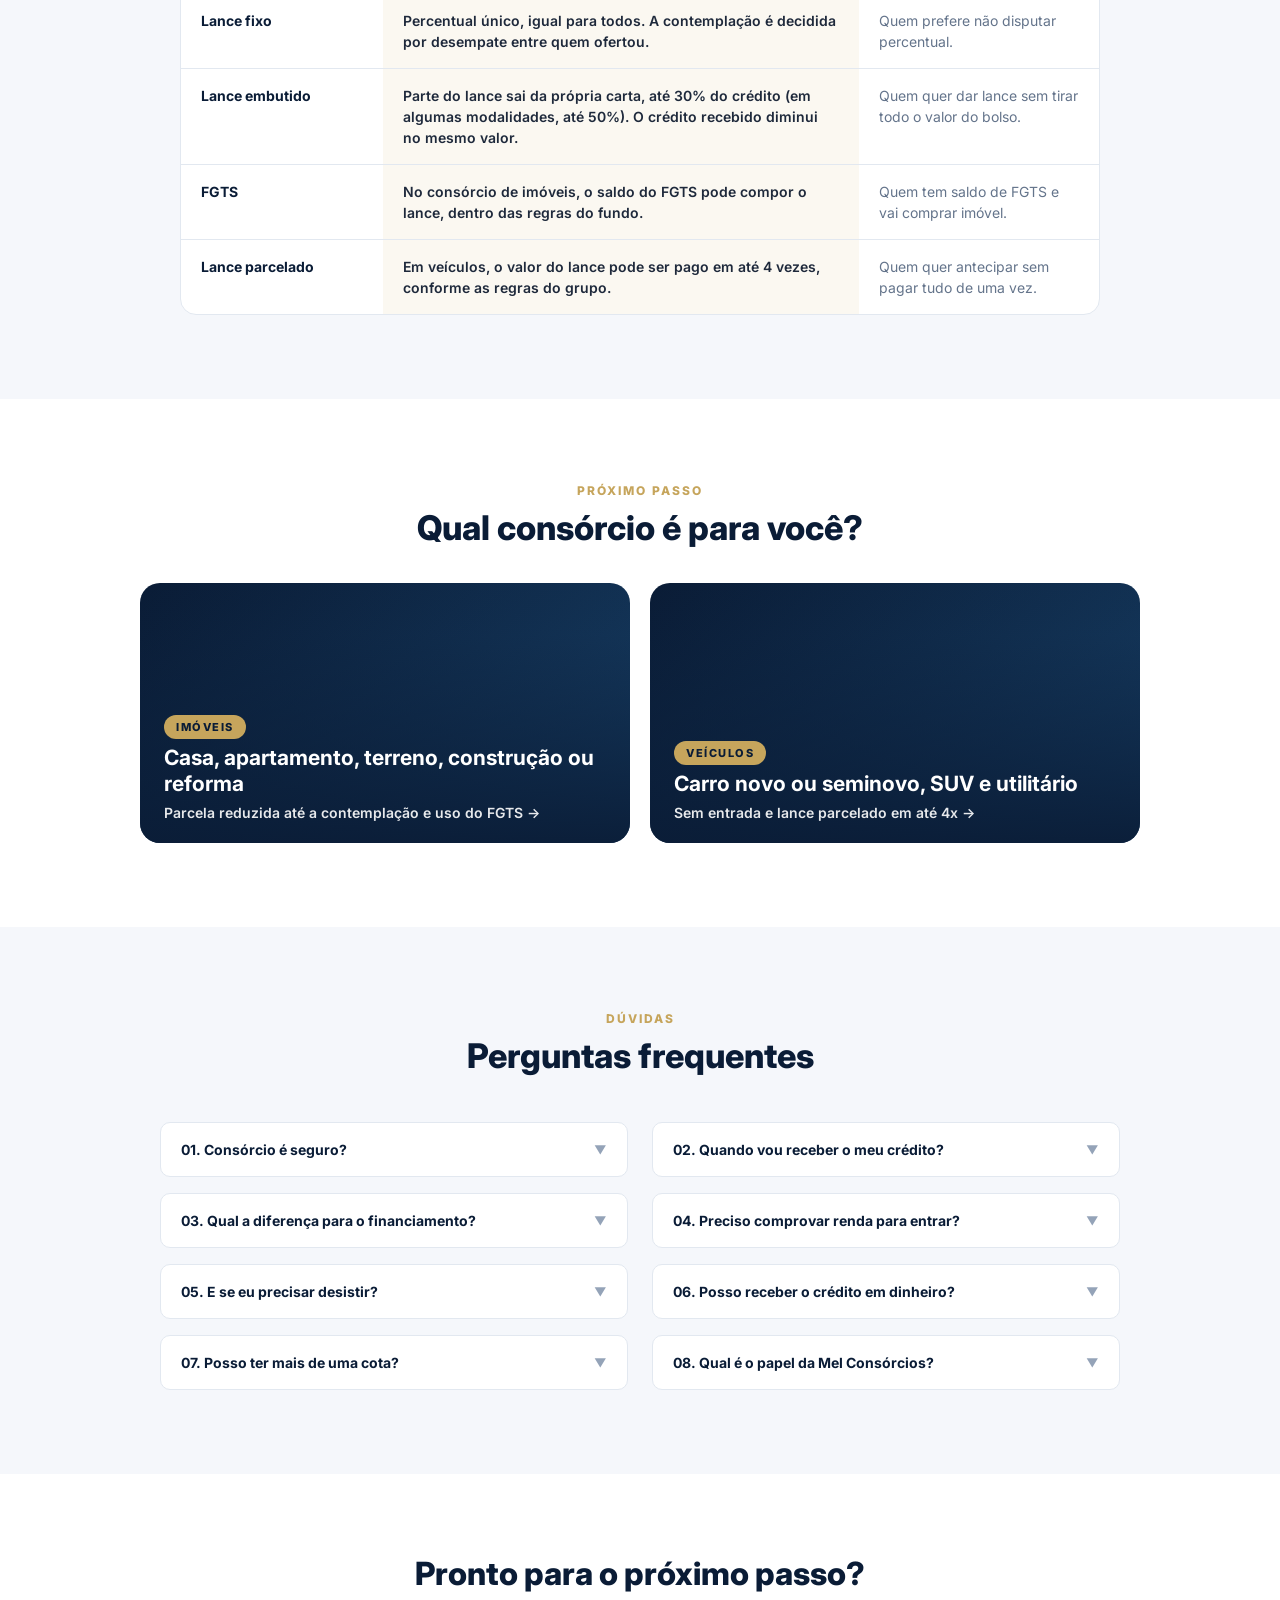
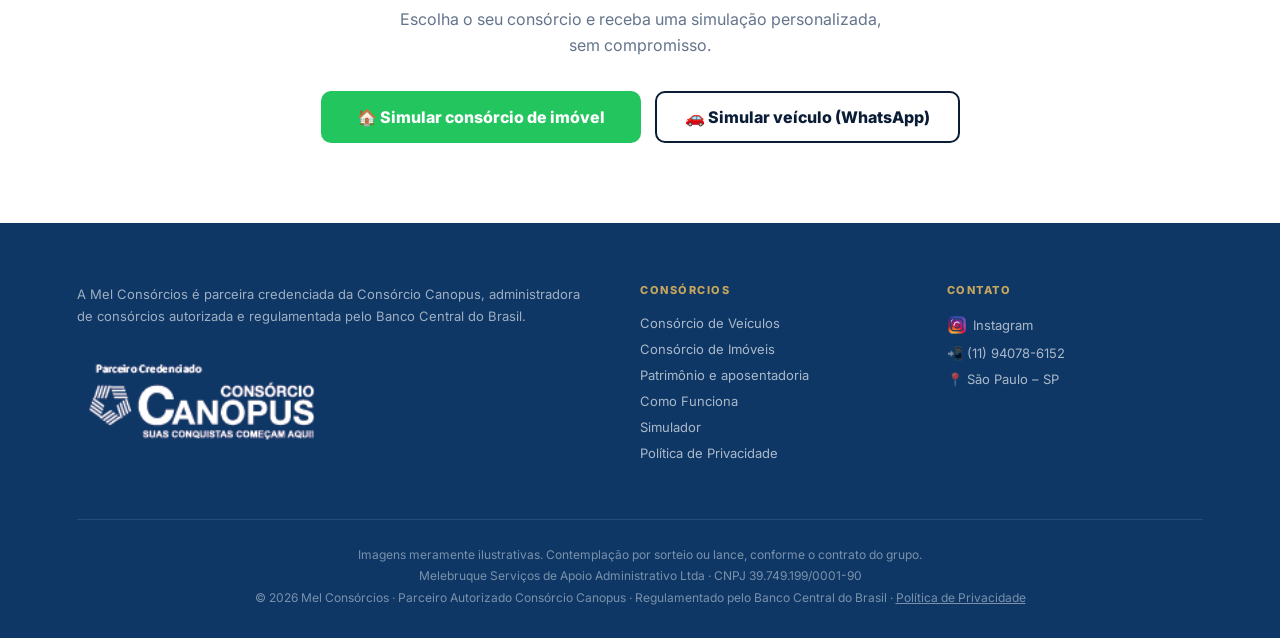
<file: como-funciona.html>
<!DOCTYPE html>
<html lang="pt-BR">

<head>
    <meta charset="UTF-8">
    <meta name="viewport" content="width=device-width, initial-scale=1.0">
    <title>Como Funciona o Consórcio | Mel Consórcios · Canopus</title>
    <meta name="description" content="Entenda como funciona o consórcio: grupo, assembleia, tipos de lance, contemplação, taxa de administração e reajuste. Guia da Mel Consórcios, parceira Canopus.">

    <meta property="og:type" content="website">
    <meta property="og:locale" content="pt_BR">
    <meta property="og:site_name" content="Mel Consórcios">
    <meta property="og:title" content="Como funciona o consórcio | Mel Consórcios">
    <meta property="og:description" content="Grupo, assembleia, lances e contemplação explicados em poucos minutos.">
    <meta property="og:image" content="https://images.unsplash.com/photo-1560518883-ce09059eeffa?auto=format&fit=crop&w=1200&h=630&q=80">

    <link rel="icon" type="image/png" href="mel.png">
    <link rel="preconnect" href="https://fonts.googleapis.com">
    <link rel="preconnect" href="https://fonts.gstatic.com" crossorigin>
    <link href="https://fonts.googleapis.com/css2?family=Inter:wght@400;600;700;800&display=swap" rel="stylesheet">

    <style>
        :root {
            --navy: #0a1c36;
            --navy-2: #173f66;
            --navy-footer: #0e3766;
            --gold: #c6a55c;
            --gold-soft: #fbf8f1;
            --green: #22c55e;
            --green-dark: #16a34a;
            --ink: #1e293b;
            --muted: #64748b;
            --soft: #94a3b8;
            --line: #e2e8f0;
            --bg: #f5f7fb;
        }

        *, *::before, *::after { margin: 0; padding: 0; box-sizing: border-box; }
        html { scroll-behavior: smooth; scroll-padding-top: 96px; }
        html, body { font-family: 'Inter', sans-serif; background: var(--bg); color: var(--ink); overflow-x: hidden; width: 100%; }
        button { font: inherit; }
        img { max-width: 100%; }
        :focus-visible { outline: 3px solid var(--gold); outline-offset: 2px; border-radius: 6px; }

        @media (prefers-reduced-motion: reduce) {
            html { scroll-behavior: auto; }
            *, *::before, *::after { transition: none !important; }
        }

        /* ===== HEADER (igual ao index) ===== */
        header {
            position: fixed; top: 0; left: 0; right: 0; z-index: 100;
            background: #fff;
            box-shadow: 0 2px 16px rgba(0, 0, 0, 0.08);
            display: grid;
            grid-template-columns: 1fr auto 1fr;
            align-items: center;
            padding: 6px 6%;
        }

        header > a:first-child { justify-self: start; }
        header img { height: 84px; width: auto; max-width: 240px; object-fit: contain; display: block; }
        .header-center { display: flex; justify-self: center; align-items: center; }

        #menu-desktop {
            display: flex; align-items: center; gap: 6px;
            background: rgba(10, 28, 54, 0.7);
            backdrop-filter: blur(12px); -webkit-backdrop-filter: blur(12px);
            border: 1px solid rgba(255, 255, 255, 0.15);
            padding: 6px 8px; border-radius: 100px;
            box-shadow: 0 6px 20px rgba(0, 0, 0, 0.1);
        }

        .menu-link, .menu-link-destaque { text-decoration: none; font-size: 13px; padding: 10px 18px; border-radius: 100px; transition: all 0.3s; white-space: nowrap; }
        .menu-link { color: #fff; font-weight: 600; }
        .menu-link:hover, .menu-link[aria-current="page"] { background: rgba(255, 255, 255, 0.15); color: var(--gold); }
        .menu-link-destaque { color: var(--gold); font-weight: 700; }
        .menu-link-destaque:hover { background: rgba(198, 165, 92, 0.15); }
        .menu-divisor { width: 1px; height: 16px; background: rgba(255, 255, 255, 0.2); margin: 0 4px; }

        .header-btn {
            display: flex; align-items: center; justify-content: center; justify-self: end; gap: 8px;
            background: var(--green); color: #fff; font-weight: 700; font-size: 15px;
            padding: 12px 24px; border-radius: 8px; text-decoration: none;
            transition: background .2s, transform .2s; white-space: nowrap;
        }
        .header-btn:hover { background: var(--green-dark); transform: translateY(-1px); }
        #whats-icon { display: none; }

        #hamburger { display: none; background: none; border: 0; cursor: pointer; font-size: 28px; line-height: 1; color: var(--navy); padding: 6px 10px; }

        #menu-overlay { position: fixed; inset: 0; background: rgba(10, 28, 54, 0.45); z-index: 9998; opacity: 0; pointer-events: none; transition: opacity .3s; }
        #menu-mobile {
            position: fixed; top: 0; right: 0; width: 280px; max-width: 85%; height: 100vh;
            background: linear-gradient(135deg, var(--navy), var(--navy-2));
            padding: 30px 24px; transform: translateX(100%); transition: transform 0.3s ease;
            z-index: 9999; box-shadow: -10px 0 30px rgba(0, 0, 0, 0.3); visibility: hidden;
        }
        body.menu-aberto #menu-mobile { transform: translateX(0); visibility: visible; }
        body.menu-aberto #menu-overlay { opacity: 1; pointer-events: auto; }
        .menu-mob-topo { display: flex; justify-content: space-between; align-items: center; margin-bottom: 40px; }
        .menu-mob-topo strong { color: var(--gold); font-size: 14px; letter-spacing: 1px; }
        .menu-mob-fechar { background: none; border: 0; font-size: 28px; cursor: pointer; color: #fff; line-height: 1; }
        .menu-mob-link { display: block; color: #fff; text-decoration: none; margin-bottom: 20px; font-size: 16px; }
        .menu-mob-destaque { display: block; color: var(--gold); text-decoration: none; font-weight: 700; font-size: 16px; margin-top: 10px; }

        /* ===== HERO COM SIMULADOR ===== */
        .hero {
            min-height: 92vh;
            padding: 140px 6% 80px;
            background: url('https://images.unsplash.com/photo-1560518883-ce09059eeffa?auto=format&fit=crop&w=1920&q=80') center/cover no-repeat;
            position: relative; display: flex; align-items: center; justify-content: space-between; gap: 48px;
        }
        .hero-overlay { position: absolute; inset: 0; background: linear-gradient(105deg, rgba(10, 28, 54, 0.94) 45%, rgba(10, 28, 54, 0.4) 100%); }
        .hero-left { position: relative; z-index: 2; color: #fff; max-width: 600px; flex: 1; }

        .hero-tag {
            display: inline-block; background: var(--gold); color: var(--navy);
            font-size: 11px; font-weight: 800; letter-spacing: 1.5px; text-transform: uppercase;
            padding: 6px 16px; border-radius: 20px; margin-bottom: 26px;
        }
        .hero-left h1 { font-size: 46px; font-weight: 800; line-height: 1.05; margin-bottom: 22px; text-transform: uppercase; }
        .hero-left h1 span { color: var(--gold); }
        .hero-left p { font-size: 16px; line-height: 1.7; opacity: .88; margin-bottom: 30px; max-width: 480px; }

        .hero-checks { display: flex; flex-direction: column; gap: 10px; }
        .hero-checks span { display: flex; align-items: center; gap: 10px; font-size: 15px; font-weight: 600; opacity: .94; }
        .hero-checks span::before {
            content: '✔'; background: var(--green); color: #fff; width: 22px; height: 22px; border-radius: 50%;
            display: flex; align-items: center; justify-content: center; font-size: 11px; flex-shrink: 0;
        }

        .hero-right { position: relative; z-index: 2; flex-shrink: 0; display: flex; justify-content: center; }
        .simulador { background: #fff; border-radius: 20px; padding: 34px 30px; width: 100%; max-width: 400px; box-shadow: 0 30px 80px rgba(0, 0, 0, 0.35); }
        .sim-title { font-size: 20px; font-weight: 800; color: var(--navy); text-align: center; margin-bottom: 4px; }
        .sim-sub { font-size: 13px; color: var(--muted); text-align: center; margin-bottom: 20px; line-height: 1.5; }
        .pill-group { display: flex; gap: 8px; margin-bottom: 12px; }
        .pill {
            flex: 1; padding: 9px 6px; border-radius: 8px; border: 1.5px solid var(--line); background: #f8fafc;
            font-size: 13px; font-weight: 700; color: var(--muted); text-align: center; cursor: pointer; transition: all .18s;
        }
        .pill[aria-pressed="true"] { background: var(--navy); color: #fff; border-color: var(--navy); }
        .sim-label { display: block; font-size: 11px; font-weight: 700; color: var(--soft); text-transform: uppercase; letter-spacing: 1px; text-align: center; margin-top: 16px; margin-bottom: 4px; }
        .sim-valor { font-size: 40px; font-weight: 800; color: var(--navy); text-align: center; margin-bottom: 14px; line-height: 1; font-variant-numeric: tabular-nums; }
        input[type=range] { appearance: none; -webkit-appearance: none; width: 100%; height: 5px; background: var(--line); border-radius: 3px; outline: none; margin-bottom: 6px; }
        input[type=range]::-webkit-slider-thumb { -webkit-appearance: none; width: 22px; height: 22px; border-radius: 50%; background: var(--gold); cursor: pointer; box-shadow: 0 2px 8px rgba(198, 165, 92, .5); }
        input[type=range]::-moz-range-thumb { width: 22px; height: 22px; border: 0; border-radius: 50%; background: var(--gold); cursor: pointer; }
        .range-minmax { display: flex; justify-content: space-between; font-size: 11px; color: var(--soft); font-weight: 600; margin-bottom: 16px; }
        .sim-check { display: flex; align-items: center; gap: 10px; font-size: 13px; color: var(--ink); font-weight: 600; margin-bottom: 18px; cursor: pointer; }
        .sim-check input { width: 18px; height: 18px; accent-color: var(--navy); }
        .sim-cta {
            width: 100%; background: var(--green); color: #fff; font-size: 16px; font-weight: 800; padding: 16px;
            border: none; border-radius: 10px; cursor: pointer; transition: background .2s, transform .2s; letter-spacing: .3px;
        }
        .sim-cta:hover { background: var(--green-dark); transform: translateY(-2px); }
        .sim-disclaimer { font-size: 11px; color: var(--soft); text-align: center; margin-top: 10px; line-height: 1.5; }

        /* ===== FAIXA DE NÚMEROS ===== */
        .numeros { background: linear-gradient(135deg, var(--navy) 0%, var(--navy-2) 100%); padding: 54px 6%; }
        .numeros-grid { display: grid; grid-template-columns: repeat(4, 1fr); gap: 2px; background: rgba(255, 255, 255, 0.08); border-radius: 16px; overflow: hidden; }
        .numero-item { background: rgba(255, 255, 255, 0.04); padding: 30px 20px; text-align: center; }
        .numero-item strong { display: block; font-size: 36px; font-weight: 800; color: var(--green); margin-bottom: 6px; }
        .numero-item span { font-size: 13px; color: rgba(255, 255, 255, 0.72); font-weight: 600; }

        /* ===== SEÇÕES ===== */
        .secao { padding: 84px 6%; }
        .secao.branca { background: #fff; }
        .section-eyebrow { text-align: center; font-size: 12px; font-weight: 800; text-transform: uppercase; letter-spacing: 2px; color: var(--gold); margin-bottom: 10px; }
        .section-heading { text-align: center; font-size: 34px; font-weight: 800; color: var(--navy); margin-bottom: 16px; line-height: 1.2; }
        .section-sub { text-align: center; font-size: 16px; color: var(--muted); max-width: 640px; margin: 0 auto 46px; line-height: 1.6; }
        .esq { text-align: left; margin-left: 0; }

        /* ===== USOS DA CARTA (com imagem) ===== */
        .usos { display: grid; grid-template-columns: 1fr 1.1fr; gap: 56px; align-items: center; max-width: 1180px; margin: 0 auto; }
        .usos-foto { position: relative; border-radius: 22px; overflow: hidden; aspect-ratio: 4 / 5; background: var(--navy-2); box-shadow: 0 30px 60px rgba(10, 28, 54, 0.18); }
        .usos-foto img { width: 100%; height: 100%; object-fit: cover; display: block; }
        .usos-selo {
            position: absolute; left: 20px; bottom: 20px; right: 20px;
            background: rgba(255, 255, 255, 0.95); border-radius: 14px; padding: 16px 18px;
            display: flex; align-items: center; gap: 14px;
        }
        .usos-selo strong { font-size: 30px; font-weight: 800; color: var(--navy); line-height: 1; }
        .usos-selo span { font-size: 13px; color: var(--muted); line-height: 1.4; font-weight: 600; }
        .usos-lista { display: grid; grid-template-columns: repeat(2, 1fr); gap: 16px; margin-top: 28px; }
        .uso { background: var(--bg); border: 1px solid var(--line); border-radius: 14px; padding: 18px; display: flex; gap: 14px; align-items: flex-start; }
        .uso-icone { font-size: 24px; line-height: 1; flex-shrink: 0; }
        .uso b { display: block; font-size: 15px; color: var(--navy); margin-bottom: 4px; }
        .uso p { font-size: 13px; color: var(--muted); line-height: 1.55; }
        .nota { font-size: 12px; color: var(--soft); margin-top: 16px; line-height: 1.6; }

        /* ===== VANTAGENS ===== */
        .cards-grid { display: grid; grid-template-columns: repeat(4, 1fr); gap: 20px; max-width: 1180px; margin: 0 auto; }
        .card { background: #fff; border-radius: 16px; padding: 30px 24px; border: 1px solid #eef2f6; transition: transform .25s, box-shadow .25s; }
        .card:hover { transform: translateY(-5px); box-shadow: 0 16px 40px rgba(0, 0, 0, 0.07); }
        .card-icon { width: 52px; height: 52px; background: var(--gold-soft); border-radius: 14px; display: flex; align-items: center; justify-content: center; margin-bottom: 18px; font-size: 24px; }
        .card h3 { font-size: 17px; font-weight: 700; color: var(--navy); margin-bottom: 10px; }
        .card p { font-size: 14px; color: var(--muted); line-height: 1.65; }

        /* ===== PATRIMÔNIO ===== */
        .patrimonio-grid { display: grid; grid-template-columns: repeat(4, 1fr); gap: 20px; max-width: 1180px; margin: 0 auto; }
        .estrategia { border: 1px solid var(--line); border-radius: 16px; padding: 26px 22px; display: flex; flex-direction: column; gap: 12px; background: var(--bg); }
        .estrategia-num { width: 36px; height: 36px; border-radius: 10px; background: var(--navy); color: var(--gold); font-weight: 800; font-size: 15px; display: flex; align-items: center; justify-content: center; }
        .estrategia h3 { font-size: 17px; font-weight: 700; color: var(--navy); }
        .estrategia p { font-size: 14px; color: var(--muted); line-height: 1.65; }
        .aviso { margin: 26px auto 0; max-width: 760px; text-align: center; font-size: 12.5px; color: var(--soft); line-height: 1.6; }

        /* ===== PASSOS ===== */
        .passos { display: grid; grid-template-columns: repeat(4, 1fr); gap: 0; max-width: 1180px; margin: 0 auto; counter-reset: passo; }
        .passo { position: relative; padding: 0 22px; text-align: center; }
        .passo::before {
            counter-increment: passo; content: counter(passo);
            display: flex; align-items: center; justify-content: center;
            width: 54px; height: 54px; margin: 0 auto 18px; border-radius: 50%;
            background: var(--navy); color: var(--gold); font-size: 20px; font-weight: 800;
            position: relative; z-index: 1; box-shadow: 0 0 0 8px var(--bg);
        }
        .passo:not(:last-child)::after { content: ''; position: absolute; top: 27px; left: 50%; width: 100%; height: 2px; background: repeating-linear-gradient(90deg, var(--gold) 0 8px, transparent 8px 14px); }
        .passo h3 { font-size: 17px; color: var(--navy); margin-bottom: 8px; }
        .passo p { font-size: 14px; color: var(--muted); line-height: 1.6; }

        /* ===== COMPARATIVO ===== */
        .tabela-wrap { max-width: 920px; margin: 0 auto; overflow-x: auto; border-radius: 16px; border: 1px solid var(--line); background: #fff; }
        table { width: 100%; border-collapse: collapse; min-width: 560px; }
        th, td { padding: 16px 20px; text-align: left; font-size: 14px; line-height: 1.5; border-bottom: 1px solid var(--line); vertical-align: top; }
        tr:last-child td { border-bottom: 0; }
        thead th { font-size: 13px; text-transform: uppercase; letter-spacing: 1px; font-weight: 800; }
        thead th:nth-child(2) { background: var(--navy); color: #fff; }
        thead th:nth-child(3) { background: var(--bg); color: var(--muted); }
        thead th:first-child { background: #fff; }
        td:first-child { font-weight: 700; color: var(--navy); width: 22%; }
        td:nth-child(2) { background: var(--gold-soft); color: var(--ink); font-weight: 600; }
        td:nth-child(3) { color: var(--muted); }

        /* ===== FAIXA COM FOTO ===== */
        .faixa-foto { position: relative; padding: 96px 6%; color: #fff; text-align: center; overflow: hidden; background: var(--navy); }
        .faixa-foto img { position: absolute; inset: 0; width: 100%; height: 100%; object-fit: cover; opacity: .35; }
        .faixa-foto .conteudo { position: relative; max-width: 720px; margin: 0 auto; }
        .faixa-foto h2 { font-size: 34px; font-weight: 800; line-height: 1.2; margin-bottom: 16px; }
        .faixa-foto h2 span { color: var(--gold); }
        .faixa-foto p { font-size: 16px; opacity: .88; line-height: 1.6; margin-bottom: 30px; }

        .btn-verde, .btn-navy {
            display: inline-flex; align-items: center; gap: 10px; font-size: 16px; font-weight: 800;
            padding: 16px 36px; border-radius: 10px; border: 0; cursor: pointer; text-decoration: none; transition: background .2s, transform .2s;
        }
        .btn-verde { background: var(--green); color: #fff; }
        .btn-verde:hover { background: var(--green-dark); transform: translateY(-2px); }
        .btn-navy { background: var(--navy); color: #fff; }
        .btn-navy:hover { background: var(--navy-2); transform: translateY(-2px); }
        .centro { text-align: center; margin-top: 30px; }

        /* ===== FAQ ===== */
        .faq-grid { display: grid; grid-template-columns: repeat(2, 1fr); gap: 16px 24px; max-width: 960px; margin: 0 auto; align-items: start; }
        .faq-item { background: #fff; border: 1px solid var(--line); border-radius: 10px; overflow: hidden; }
        .faq-q { display: flex; justify-content: space-between; align-items: center; width: 100%; padding: 18px 20px; font-size: 14px; font-weight: 700; color: var(--navy); cursor: pointer; gap: 12px; background: none; border: 0; text-align: left; }
        .faq-arrow { font-size: 12px; color: var(--soft); transition: transform .25s; flex-shrink: 0; }
        .faq-item.open .faq-arrow { transform: rotate(180deg); }
        .faq-a { display: grid; grid-template-rows: 0fr; transition: grid-template-rows .3s ease; font-size: 13px; color: var(--muted); line-height: 1.7; }
        .faq-item.open .faq-a { grid-template-rows: 1fr; }
        .faq-a-inner { overflow: hidden; }
        .faq-a-inner p { padding: 0 20px 18px; }

        /* ===== CTA FINAL ===== */
        .cta-final { background: #fff; padding: 80px 6%; text-align: center; }
        .cta-final h2 { font-size: 32px; font-weight: 800; color: var(--navy); margin-bottom: 14px; }
        .cta-final p { font-size: 16px; color: var(--muted); max-width: 500px; margin: 0 auto 32px; line-height: 1.6; }
        .cta-botoes { display: flex; gap: 14px; justify-content: center; flex-wrap: wrap; }
        .btn-sec { display: inline-flex; align-items: center; gap: 10px; font-size: 16px; font-weight: 800; padding: 14px 28px; border-radius: 10px; text-decoration: none; background: #fff; color: var(--navy); border: 2px solid var(--navy); transition: background .2s, transform .2s; }
        .btn-sec:hover { background: var(--bg); transform: translateY(-2px); }
        @media (max-width: 640px) { .cta-botoes a { width: 100%; justify-content: center; padding-left: 16px; padding-right: 16px; } }

        /* ===== FOOTER ===== */
        footer { background: var(--navy-footer); color: #fff; padding: 60px 6% 30px; }
        .footer-top { display: grid; grid-template-columns: 2fr 1fr 1fr; gap: 50px; margin-bottom: 48px; }
        .footer-desc { font-size: 13px; color: rgba(255, 255, 255, 0.6); line-height: 1.7; margin-bottom: 20px; }
        .footer-canopus-img { max-width: 250px; width: 100%; height: auto; }
        footer h4 { font-size: 11px; font-weight: 800; text-transform: uppercase; letter-spacing: 1.5px; color: var(--gold); margin-bottom: 18px; }
        footer ul { list-style: none; }
        footer ul li { margin-bottom: 10px; display: flex; align-items: center; gap: 6px; }
        footer ul li a { font-size: 13px; color: rgba(255, 255, 255, 0.65); text-decoration: none; transition: color .2s; }
        footer ul li a:hover { color: var(--gold); }
        .footer-bottom { border-top: 1px solid rgba(255, 255, 255, 0.1); padding-top: 24px; text-align: center; font-size: 12px; color: rgba(255, 255, 255, 0.45); line-height: 1.8; }
        .footer-bottom a { color: inherit; }

        .whats-float {
            position: fixed; bottom: 28px; right: 28px; width: 58px; height: 58px; background: #25d366; border-radius: 50%;
            display: flex; align-items: center; justify-content: center; font-size: 28px; text-decoration: none;
            box-shadow: 0 6px 22px rgba(37, 211, 102, 0.55); z-index: 999; transition: transform .2s;
        }
        .whats-float:hover { transform: scale(1.1); }

        /* ===== RESPONSIVO ===== */
        @media (max-width: 1100px) {
            .cards-grid, .patrimonio-grid { grid-template-columns: repeat(2, 1fr); }
            .usos { grid-template-columns: 1fr; gap: 36px; }
            .usos-foto { aspect-ratio: 16 / 10; max-height: 460px; }
        }

        @media (max-width: 980px) {
            header { padding: 6px 5%; }
            #menu-desktop { display: none; }
            #hamburger { display: block; }
            .header-btn { width: 44px; height: 44px; padding: 0; border-radius: 50%; }
            #whats-text { display: none; }
            #whats-icon { display: block; font-size: 22px; }

            .hero { flex-direction: column; align-items: center; text-align: center; padding: 110px 6% 60px; min-height: auto; gap: 40px; }
            .hero-left p { margin-left: auto; margin-right: auto; }
            .hero-checks { align-items: center; }
            .hero-right { width: 100%; }

            .numeros-grid { grid-template-columns: repeat(2, 1fr); }
            .passos { grid-template-columns: repeat(2, 1fr); row-gap: 40px; }
            .passo:nth-child(2)::after { display: none; }

            .footer-top { grid-template-columns: 1fr; gap: 30px; text-align: center; }
            footer ul li { justify-content: center; }
            footer { padding: 40px 5% 24px; }
        }

        @media (max-width: 640px) {
            header img { height: 60px; }
            .secao { padding: 64px 5%; }
            .hero-left h1 { font-size: 32px; }
            .simulador { padding: 28px 22px; }
            .sim-valor { font-size: 34px; }
            .section-heading, .faixa-foto h2 { font-size: 26px; }
            .cta-final h2 { font-size: 26px; }
            .numero-item { padding: 24px 12px; }
            .numero-item strong { font-size: 28px; }
            .cards-grid, .patrimonio-grid, .usos-lista, .faq-grid, .passos { grid-template-columns: 1fr; }
            .passo::after { display: none; }
            .whats-float { bottom: 18px; right: 18px; }
        }
        /* ===== COMO FUNCIONA ===== */
        .hero-curto { min-height: auto; padding: 140px 6% 72px; }
        .hero-curto .hero-left { max-width: 720px; }
        .atalhos { display: flex; flex-wrap: wrap; gap: 10px; }
        .atalhos a { color: #fff; text-decoration: none; font-size: 13px; font-weight: 700; padding: 9px 16px; border-radius: 999px; border: 1px solid rgba(255,255,255,.3); background: rgba(255,255,255,.08); transition: background .2s; }
        .atalhos a:hover { background: rgba(255,255,255,.18); color: var(--gold); }
        .resumo { display: grid; grid-template-columns: 1.15fr 1fr; gap: 48px; align-items: center; max-width: 1180px; margin: 0 auto; }
        .resumo-cards { display: flex; flex-direction: column; gap: 12px; }
        .resumo-card { display: grid; grid-template-columns: 170px 1fr; gap: 16px; align-items: center; padding: 18px 20px; border-radius: 14px; background: var(--bg); border: 1px solid var(--line); }
        .resumo-card strong { font-size: 22px; font-weight: 800; color: var(--navy); line-height: 1.15; }
        .resumo-card span { font-size: 14px; color: var(--muted); line-height: 1.5; }
        .termos { display: grid; grid-template-columns: repeat(3, 1fr); gap: 16px; max-width: 1180px; margin: 0 auto; }
        .termo { border: 1px solid var(--line); border-radius: 16px; padding: 22px; background: #fff; display: flex; flex-direction: column; gap: 8px; }
        .termo-ic { width: 44px; height: 44px; border-radius: 12px; background: var(--gold-soft); display: flex; align-items: center; justify-content: center; font-size: 21px; }
        .termo h3 { font-size: 16px; color: var(--navy); }
        .termo p { font-size: 14px; color: var(--muted); line-height: 1.65; }
        .tabela-wrap td:first-child { white-space: nowrap; }
        .escolha { display: grid; grid-template-columns: repeat(2, 1fr); gap: 20px; max-width: 1000px; margin: 34px auto 0; }
        .escolha-card { position: relative; display: block; min-height: 260px; border-radius: 20px; overflow: hidden; text-decoration: none; color: #fff; background: linear-gradient(135deg, var(--navy), var(--navy-2)); }
        .escolha-card img { position: absolute; inset: 0; width: 100%; height: 100%; object-fit: cover; transition: transform .4s; }
        .escolha-card:hover img { transform: scale(1.04); }
        .escolha-card::after { content: ''; position: absolute; inset: 0; background: linear-gradient(180deg, rgba(10,28,54,.1) 20%, rgba(10,28,54,.92) 100%); }
        .escolha-txt { position: absolute; left: 24px; right: 24px; bottom: 22px; z-index: 1; display: flex; flex-direction: column; gap: 6px; }
        .escolha-tag { align-self: flex-start; background: var(--gold); color: var(--navy); font-size: 11px; font-weight: 800; letter-spacing: 1.5px; text-transform: uppercase; padding: 5px 12px; border-radius: 999px; }
        .escolha-txt b { font-size: 21px; line-height: 1.25; }
        .escolha-txt span:last-child { font-size: 14px; opacity: .9; font-weight: 600; }
        @media (max-width: 1100px) { .termos { grid-template-columns: repeat(2, 1fr); } .resumo { grid-template-columns: 1fr; gap: 28px; } }
        @media (max-width: 980px) { .hero-curto { padding: 110px 6% 56px; } .atalhos { justify-content: center; } }
        @media (max-width: 640px) {
            .termos, .escolha { grid-template-columns: 1fr; }
            .resumo-card { grid-template-columns: 1fr; gap: 4px; }
            .tabela-wrap td:first-child { white-space: normal; }
        }
    </style>

    <!-- Meta Pixel Code -->
    <script>
    !function(f,b,e,v,n,t,s)
    {if(f.fbq)return;n=f.fbq=function(){n.callMethod?
    n.callMethod.apply(n,arguments):n.queue.push(arguments)};
    if(!f._fbq)f._fbq=n;n.push=n;n.loaded=!0;n.version='2.0';
    n.queue=[];t=b.createElement(e);t.async=!0;
    t.src=v;s=b.getElementsByTagName(e)[0];
    s.parentNode.insertBefore(t,s)}(window, document,'script',
    'https://connect.facebook.net/en_US/fbevents.js');
    fbq('init', '809733666063952');
    fbq('track', 'PageView');
    fbq('track', 'ViewContent', { content_name: 'Como funciona', content_category: 'Conteúdo' });
    </script>
    <noscript><img height="1" width="1" style="display:none"
    src="https://www.facebook.com/tr?id=809733666063952&ev=PageView&noscript=1"
    /></noscript>
    <!-- End Meta Pixel Code -->
</head>

<body>

    <header>
        <a href="index.html"><img src="mel.png" alt="Mel Consórcios"></a>

        <div class="header-center">
            <nav id="menu-desktop" aria-label="Menu principal">
                <a href="consorcio-veiculos.html" class="menu-link">Veículos</a>
                <a href="consorcio-imoveis.html" class="menu-link">Imóveis</a>
                <a href="patrimonio.html" class="menu-link">Patrimônio</a>
                <a href="como-funciona.html" class="menu-link" aria-current="page">Como Funciona</a>
                <div class="menu-divisor" aria-hidden="true"></div>
                <a href="index.html#simulador" class="menu-link-destaque">Simulador 🧮</a>
            </nav>
            <button id="hamburger" type="button" aria-label="Abrir menu" aria-controls="menu-mobile" aria-expanded="false" onclick="toggleMenu(true)">☰</button>
        </div>

        <a href="https://w.app/sitemelconsorcios" target="_blank" rel="noopener" class="header-btn" id="header-whats" data-whats="header" aria-label="Fale no WhatsApp">
            <span id="whats-icon" aria-hidden="true">💬</span>
            <span id="whats-text">📲 Fale no WhatsApp</span>
        </a>
    </header>

    <div id="menu-overlay" onclick="toggleMenu(false)"></div>
    <nav id="menu-mobile" aria-label="Menu" aria-hidden="true">
        <div class="menu-mob-topo">
            <strong>MENU</strong>
            <button type="button" class="menu-mob-fechar" aria-label="Fechar menu" onclick="toggleMenu(false)">✖</button>
        </div>
        <a href="consorcio-veiculos.html" class="menu-mob-link">Consórcio de Veículos</a>
        <a href="consorcio-imoveis.html" class="menu-mob-link">Consórcio de Imóveis</a>
        <a href="patrimonio.html" class="menu-mob-link">Patrimônio e aposentadoria</a>
        <a href="como-funciona.html" class="menu-mob-link">Como Funciona</a>
        <a href="index.html#simulador" class="menu-mob-destaque">Acessar Simulador →</a>
    </nav>

    <main>

    <!-- TOPO -->
    <section class="hero hero-curto">
        <div class="hero-overlay"></div>
        <div class="hero-left">
            <span class="hero-tag">✦ Guia do consórcio</span>
            <h1>Como funciona<br><span>o consórcio</span></h1>
            <p>Entenda em poucos minutos como o consórcio funciona, o que é lance, como acontece a contemplação e por que ele custa menos que um financiamento.</p>
            <nav class="atalhos" aria-label="Nesta página">
                <a href="#passos">Passo a passo</a>
                <a href="#termos">Termos do consórcio</a>
                <a href="#lances">Tipos de lance</a>
                <a href="#duvidas">Dúvidas</a>
            </nav>
        </div>
    </section>

    <!-- RESUMO -->
    <section class="secao branca">
        <div class="resumo">
            <div>
                <p class="section-eyebrow esq">Em uma frase</p>
                <h2 class="section-heading esq">Um grupo de pessoas se junta para comprar, sem juros, com planejamento</h2>
                <p class="section-sub esq" style="margin-bottom:0">Todo mês, cada participante paga uma parcela. Com esse dinheiro, a administradora libera cartas de crédito para quem é contemplado por sorteio ou por lance, até que todos do grupo recebam a sua.</p>
            </div>
            <div class="resumo-cards">
                <div class="resumo-card"><strong>0%</strong><span>de juros: o custo é a taxa de administração</span></div>
                <div class="resumo-card"><strong>Sorteio + lance</strong><span>duas formas de ser contemplado todo mês</span></div>
                <div class="resumo-card"><strong>Banco Central</strong><span>autoriza e fiscaliza as administradoras</span></div>
            </div>
        </div>
    </section>

    <!-- PASSOS -->
    <section class="secao" id="passos">
        <p class="section-eyebrow">Passo a passo</p>
        <h2 class="section-heading">Do primeiro mês à compra do bem</h2>
        <p class="section-sub">O caminho é o mesmo para imóveis e veículos. A Mel Consórcios acompanha você em cada etapa.</p>
        <div class="passos">
            <div class="passo"><h3>Simulação e adesão</h3><p>Você escolhe o valor da carta e a parcela que cabe no orçamento, e entra em um grupo. Não há entrada obrigatória.</p></div>
            <div class="passo"><h3>Parcelas e assembleias</h3><p>Todo mês você paga a parcela e participa da assembleia, onde acontecem os sorteios e os lances.</p></div>
            <div class="passo"><h3>Contemplação</h3><p>Contemplado por sorteio ou lance, você envia os documentos e a administradora faz a análise de crédito.</p></div>
            <div class="passo"><h3>Compra do bem</h3><p>Com tudo aprovado, a administradora paga o vendedor à vista e você continua pagando as parcelas até o fim do grupo.</p></div>
        </div>
    </section>

    <!-- TERMOS -->
    <section class="secao branca" id="termos">
        <p class="section-eyebrow">Termos do consórcio</p>
        <h2 class="section-heading">As palavras que você vai ouvir</h2>
        <p class="section-sub">Um glossário rápido para entender o seu contrato e conversar com a gente sem dúvidas.</p>
        <div class="termos">
            <div class="termo"><span class="termo-ic" aria-hidden="true">🤝</span><h3>Consórcio</h3><p>Forma de compra planejada em grupo, sem juros. Os participantes pagam parcelas mensais que formam um fundo comum, usado para comprar os bens de quem é contemplado.</p></div>
            <div class="termo"><span class="termo-ic" aria-hidden="true">🏛️</span><h3>Administradora</h3><p>Empresa autorizada pelo Banco Central que forma e administra os grupos, realiza as assembleias, analisa o crédito e paga os bens. No caso da Mel Consórcios, é a Canopus.</p></div>
            <div class="termo"><span class="termo-ic" aria-hidden="true">👥</span><h3>Grupo e cota</h3><p>O grupo é o conjunto de participantes com o mesmo prazo e tipo de bem. Cada participação no grupo é uma cota, e quem tem uma cota é o consorciado.</p></div>
            <div class="termo"><span class="termo-ic" aria-hidden="true">📅</span><h3>Assembleia</h3><p>Reunião mensal do grupo em que acontecem os sorteios e a apuração dos lances. É nela que se define quem é contemplado naquele mês.</p></div>
            <div class="termo"><span class="termo-ic" aria-hidden="true">🎯</span><h3>Lance</h3><p>Oferta para antecipar parcelas e ser contemplado antes. No lance livre, vence quem oferece o maior percentual. Veja os tipos de lance logo abaixo.</p></div>
            <div class="termo"><span class="termo-ic" aria-hidden="true">🎉</span><h3>Contemplação</h3><p>Momento em que o consorciado ganha o direito de usar a carta de crédito. O crédito é liberado depois da análise e aprovação da administradora.</p></div>
            <div class="termo"><span class="termo-ic" aria-hidden="true">💳</span><h3>Carta de crédito</h3><p>O valor contratado para a compra. Funciona como pagamento à vista ao vendedor, o que ajuda a negociar o preço do bem.</p></div>
            <div class="termo"><span class="termo-ic" aria-hidden="true">📑</span><h3>Taxa de administração</h3><p>É a remuneração da administradora, com percentual definido em contrato e diluído nas parcelas. No consórcio não há juros.</p></div>
            <div class="termo"><span class="termo-ic" aria-hidden="true">🛡️</span><h3>Fundo de reserva</h3><p>Valor que algumas administradoras cobram para proteger o grupo contra inadimplência. A Canopus não cobra fundo de reserva.</p></div>
            <div class="termo"><span class="termo-ic" aria-hidden="true">📈</span><h3>Reajuste</h3><p>Uma vez por ano, o crédito e as parcelas são atualizados pelo índice do contrato (em imóveis, o INCC). Assim, a carta acompanha o preço do bem.</p></div>
            <div class="termo"><span class="termo-ic" aria-hidden="true">⚖️</span><h3>Banco Central</h3><p>Autoridade que normatiza e fiscaliza o sistema de consórcios no Brasil, regido pela Lei 11.795/2008.</p></div>
            <div class="termo"><span class="termo-ic" aria-hidden="true">🔄</span><h3>Transferência de cota</h3><p>A cota pode ser transferida para outra pessoa, contemplada ou não, desde que a administradora aprove a transferência.</p></div>
        </div>
    </section>

    <!-- TIPOS DE LANCE -->
    <section class="secao" id="lances">
        <p class="section-eyebrow">Lances</p>
        <h2 class="section-heading">Os tipos de lance da Canopus</h2>
        <p class="section-sub">Cada grupo tem as suas regras. Na simulação, mostramos quais tipos valem para o seu grupo e o histórico das últimas assembleias.</p>
        <div class="tabela-wrap">
            <table>
                <thead>
                    <tr><th scope="col">Tipo</th><th scope="col">Como funciona</th><th scope="col">Para quem faz sentido</th></tr>
                </thead>
                <tbody>
                    <tr><td>Lance livre</td><td>Você escolhe o percentual. Vencem os maiores lances da assembleia.</td><td>Quem tem recursos e quer antecipar a contemplação.</td></tr>
                    <tr><td>Lance limitado</td><td>O percentual tem um teto definido pelo grupo. Em caso de empate, vale o desempate do contrato.</td><td>Quem quer disputar com um valor máximo conhecido.</td></tr>
                    <tr><td>Lance fixo</td><td>Percentual único, igual para todos. A contemplação é decidida por desempate entre quem ofertou.</td><td>Quem prefere não disputar percentual.</td></tr>
                    <tr><td>Lance embutido</td><td>Parte do lance sai da própria carta, até 30% do crédito (em algumas modalidades, até 50%). O crédito recebido diminui no mesmo valor.</td><td>Quem quer dar lance sem tirar todo o valor do bolso.</td></tr>
                    <tr><td>FGTS</td><td>No consórcio de imóveis, o saldo do FGTS pode compor o lance, dentro das regras do fundo.</td><td>Quem tem saldo de FGTS e vai comprar imóvel.</td></tr>
                    <tr><td>Lance parcelado</td><td>Em veículos, o valor do lance pode ser pago em até 4 vezes, conforme as regras do grupo.</td><td>Quem quer antecipar sem pagar tudo de uma vez.</td></tr>
                </tbody>
            </table>
        </div>
    </section>

    <!-- ESCOLHA -->
    <section class="secao branca">
        <p class="section-eyebrow">Próximo passo</p>
        <h2 class="section-heading">Qual consórcio é para você?</h2>
        <div class="escolha">
            <a href="consorcio-imoveis.html" class="escolha-card">
                <img src="https://images.unsplash.com/photo-1560518883-ce09059eeffa?auto=format&fit=crop&w=900&q=80" alt="" loading="lazy" onerror="this.remove()">
                <div class="escolha-txt"><span class="escolha-tag">Imóveis</span><b>Casa, apartamento, terreno, construção ou reforma</b><span>Parcela reduzida até a contemplação e uso do FGTS →</span></div>
            </a>
            <a href="consorcio-veiculos.html" class="escolha-card">
                <img src="https://images.unsplash.com/photo-1494976388531-d1058494cdd8?auto=format&fit=crop&w=900&q=80" alt="" loading="lazy" onerror="this.remove()">
                <div class="escolha-txt"><span class="escolha-tag">Veículos</span><b>Carro novo ou seminovo, SUV e utilitário</b><span>Sem entrada e lance parcelado em até 4x →</span></div>
            </a>
        </div>
    </section>

    <!-- DÚVIDAS -->
    <section class="secao" id="duvidas">
        <p class="section-eyebrow">Dúvidas</p>
        <h2 class="section-heading" style="margin-bottom:46px">Perguntas frequentes</h2>
        <div class="faq-grid">
            <div class="faq-item">
                <button type="button" class="faq-q" aria-expanded="false">01. Consórcio é seguro? <span class="faq-arrow" aria-hidden="true">▼</span></button>
                <div class="faq-a"><div class="faq-a-inner"><p>O sistema de consórcios é regido pela Lei 11.795/2008 e fiscalizado pelo Banco Central. A Canopus é uma administradora autorizada, e as regras do seu grupo ficam descritas no contrato.</p></div></div>
            </div>
            <div class="faq-item">
                <button type="button" class="faq-q" aria-expanded="false">02. Quando vou receber o meu crédito? <span class="faq-arrow" aria-hidden="true">▼</span></button>
                <div class="faq-a"><div class="faq-a-inner"><p>Pode ser em qualquer assembleia, por sorteio, ou antes, se você der um lance vencedor. Até o fim do grupo, todos os participantes em dia são contemplados. O mês exato não pode ser garantido.</p></div></div>
            </div>
            <div class="faq-item">
                <button type="button" class="faq-q" aria-expanded="false">03. Qual a diferença para o financiamento? <span class="faq-arrow" aria-hidden="true">▼</span></button>
                <div class="faq-a"><div class="faq-a-inner"><p>No financiamento você recebe o bem na hora, mas paga juros durante todo o contrato. No consórcio não há juros, só a taxa de administração, e você recebe a carta quando é contemplado.</p></div></div>
            </div>
            <div class="faq-item">
                <button type="button" class="faq-q" aria-expanded="false">04. Preciso comprovar renda para entrar? <span class="faq-arrow" aria-hidden="true">▼</span></button>
                <div class="faq-a"><div class="faq-a-inner"><p>Para entrar no grupo, não. A análise de crédito acontece na contemplação, quando você vai usar a carta. É nesse momento que a administradora pede os documentos.</p></div></div>
            </div>
            <div class="faq-item">
                <button type="button" class="faq-q" aria-expanded="false">05. E se eu precisar desistir? <span class="faq-arrow" aria-hidden="true">▼</span></button>
                <div class="faq-a"><div class="faq-a-inner"><p>Você pode sair do grupo. Os valores pagos ao fundo comum são devolvidos conforme a lei e o contrato: quando a sua cota for sorteada entre as excluídas ou no encerramento do grupo, descontadas as taxas previstas. Fale com a gente antes de decidir; transferir a cota pode ser uma alternativa.</p></div></div>
            </div>
            <div class="faq-item">
                <button type="button" class="faq-q" aria-expanded="false">06. Posso receber o crédito em dinheiro? <span class="faq-arrow" aria-hidden="true">▼</span></button>
                <div class="faq-a"><div class="faq-a-inner"><p>Pelo contrato da Canopus, após 180 dias da contemplação você pode pedir a conversão do crédito em dinheiro, desde que quite integralmente o saldo devedor.</p></div></div>
            </div>
            <div class="faq-item">
                <button type="button" class="faq-q" aria-expanded="false">07. Posso ter mais de uma cota? <span class="faq-arrow" aria-hidden="true">▼</span></button>
                <div class="faq-a"><div class="faq-a-inner"><p>Sim. Muita gente usa cotas em grupos diferentes para ir comprando imóveis ou veículos ao longo do tempo. Veja como na seção <a href="index.html#patrimonio">Construir patrimônio</a>.</p></div></div>
            </div>
            <div class="faq-item">
                <button type="button" class="faq-q" aria-expanded="false">08. Qual é o papel da Mel Consórcios? <span class="faq-arrow" aria-hidden="true">▼</span></button>
                <div class="faq-a"><div class="faq-a-inner"><p>Somos parceiros credenciados da Canopus. Fazemos a simulação, ajudamos a escolher o grupo e a estratégia de lance e acompanhamos você até a compra do bem.</p></div></div>
            </div>
        </div>
    </section>

    <!-- CTA FINAL -->
    <section class="cta-final">
        <h2>Pronto para o próximo passo?</h2>
        <p>Escolha o seu consórcio e receba uma simulação personalizada, sem compromisso.</p>
        <div class="cta-botoes">
            <a href="https://www.simulaprox.com.br/c/campanha-imoveis/3yytv9?utm_source=site&amp;utm_medium=como-funciona&amp;utm_content=cta-final" target="_blank" rel="noopener" class="btn-verde" data-quiz="cta-final">🏠 Simular consórcio de imóvel</a>
            <a href="https://w.app/sitemelconsorcios" target="_blank" rel="noopener" class="btn-sec" data-whats="cta-final-veiculos">🚗 Simular veículo (WhatsApp)</a>
        </div>
    </section>

    </main>

    <footer>
        <div class="footer-top">
            <div>
                <p class="footer-desc">A Mel Consórcios é parceira credenciada da Consórcio Canopus, administradora de
                    consórcios autorizada e regulamentada pelo Banco Central do Brasil.</p>
                <img src="canopus.png" class="footer-canopus-img" alt="Consórcio Canopus">
            </div>
            <div>
                <h4>Consórcios</h4>
                <ul>
                    <li><a href="consorcio-veiculos.html">Consórcio de Veículos</a></li>
                    <li><a href="consorcio-imoveis.html">Consórcio de Imóveis</a></li>
                    <li><a href="patrimonio.html">Patrimônio e aposentadoria</a></li>
                    <li><a href="como-funciona.html">Como Funciona</a></li>
                    <li><a href="index.html#simulador">Simulador</a></li>
                    <li><a href="politica-de-privacidade.html">Política de Privacidade</a></li>
                </ul>
            </div>
            <div>
                <h4>Contato</h4>
                <ul>
                    <li><img src="logo-instagram.png" width="20" height="20" alt=""><a href="https://www.instagram.com/melconsorcios.sp" target="_blank" rel="noopener">Instagram</a></li>
                    <li><a href="https://w.app/sitemelconsorcios" target="_blank" rel="noopener" data-whats="rodape">📲 (11) 94078-6152</a></li>
                    <li><span style="font-size:13px;color:rgba(255,255,255,.65)">📍 São Paulo – SP</span></li>
                </ul>
            </div>
        </div>
        <div class="footer-bottom">
            <p>Imagens meramente ilustrativas. Contemplação por sorteio ou lance, conforme o contrato do grupo.</p>
            <p>Melebruque Serviços de Apoio Administrativo Ltda · CNPJ 39.749.199/0001-90</p>
            <p>© 2026 Mel Consórcios · Parceiro Autorizado Consórcio Canopus · Regulamentado pelo Banco Central do Brasil · <a href="politica-de-privacidade.html">Política de Privacidade</a></p>
        </div>
    </footer>

    <a href="https://w.app/sitemelconsorcios" target="_blank" rel="noopener" class="whats-float" data-whats="flutuante" aria-label="Fale conosco no WhatsApp">💬</a>

    <script>
        function pixel(evento, dados) { if (typeof fbq === 'function') fbq('track', evento, dados || {}); }
        document.querySelectorAll('[data-whats]').forEach(link => {
            link.addEventListener('click', () => pixel('Contact', { content_name: 'WhatsApp como funciona - ' + link.dataset.whats }));
        });
        document.querySelectorAll('[data-quiz]').forEach(link => {
            link.addEventListener('click', () => pixel('ViewContent', { content_name: 'Quiz imóveis - como funciona ' + link.dataset.quiz, content_category: 'Imóveis' }));
        });

        function toggleMenu(abrir) {
            document.body.classList.toggle('menu-aberto', abrir);
            document.getElementById('hamburger').setAttribute('aria-expanded', abrir ? 'true' : 'false');
            document.getElementById('menu-mobile').setAttribute('aria-hidden', abrir ? 'false' : 'true');
        }
        document.querySelectorAll('#menu-mobile a').forEach(a => a.addEventListener('click', () => toggleMenu(false)));
        document.addEventListener('keydown', e => { if (e.key === 'Escape') toggleMenu(false); });

        document.querySelectorAll('.faq-q').forEach(btn => btn.addEventListener('click', () => {
            const aberto = btn.parentElement.classList.toggle('open');
            btn.setAttribute('aria-expanded', aberto ? 'true' : 'false');
        }));
    </script>
</body>

</html>
</file>
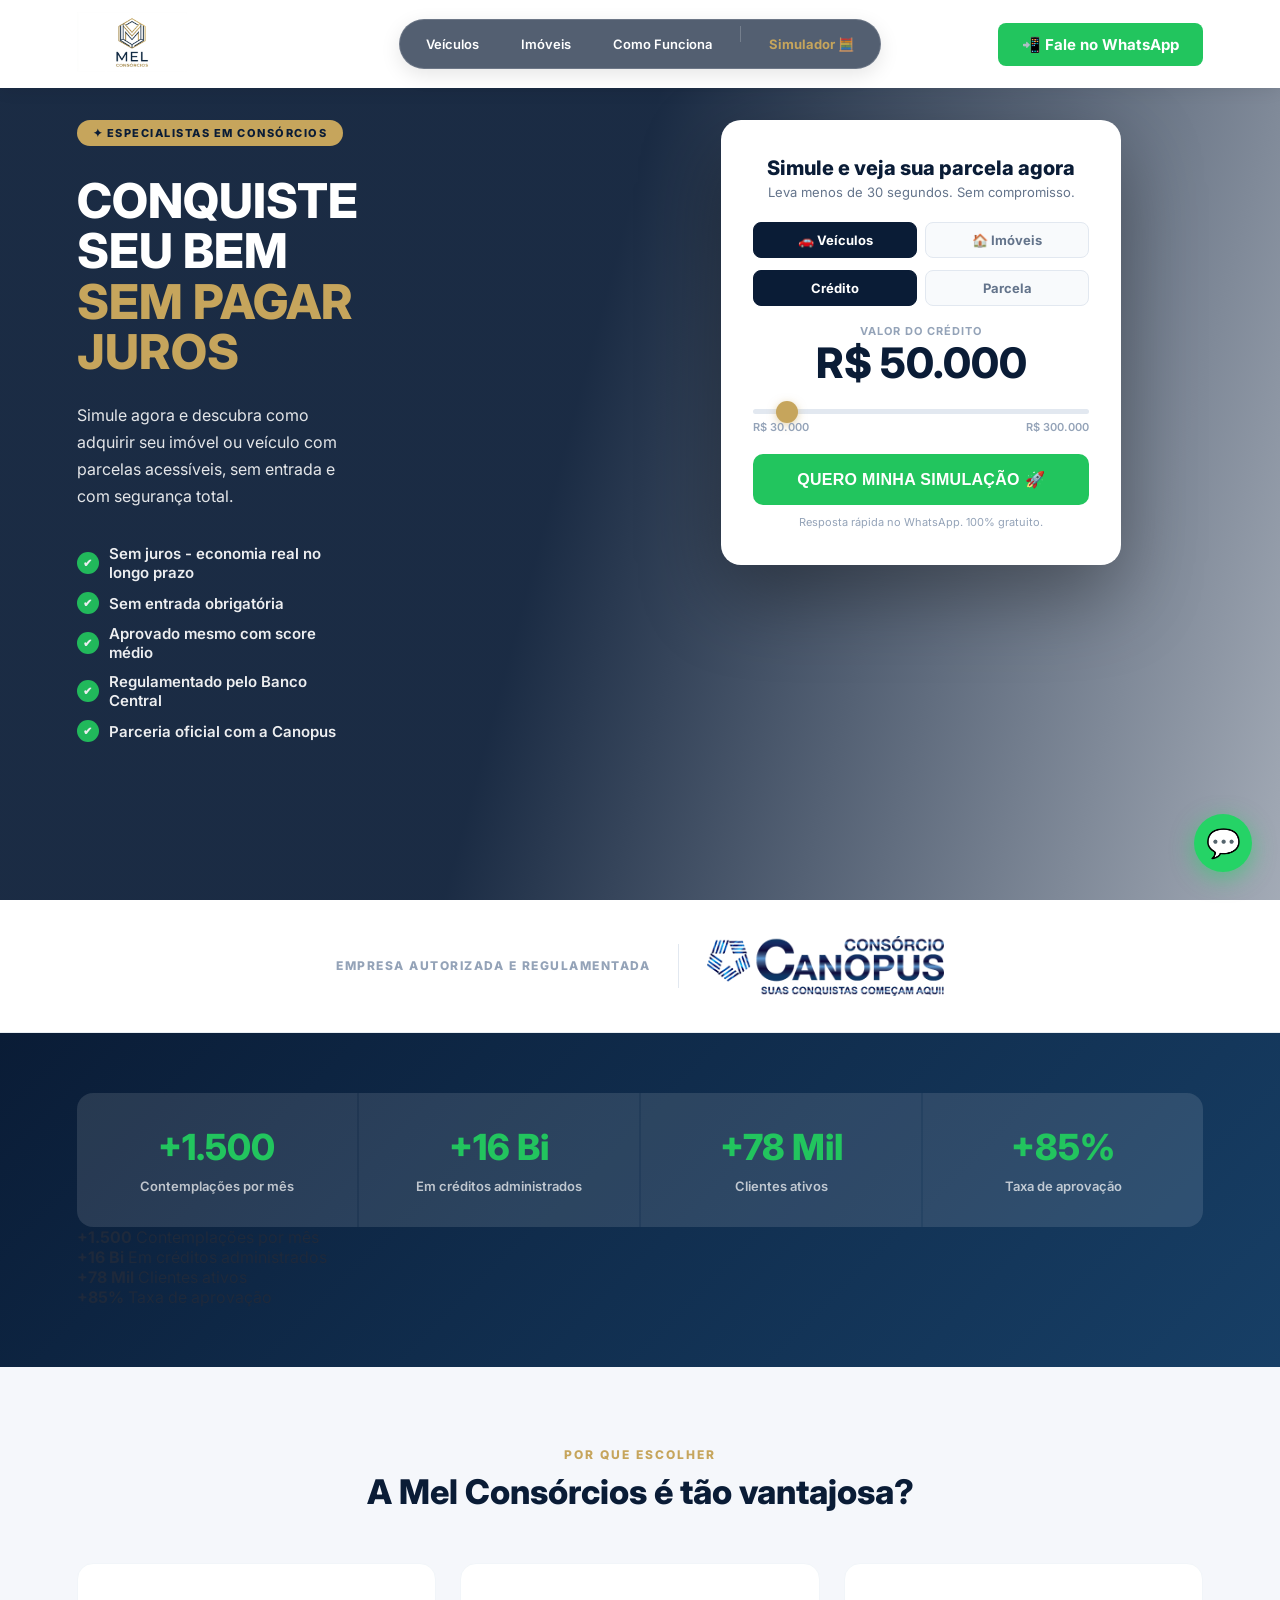
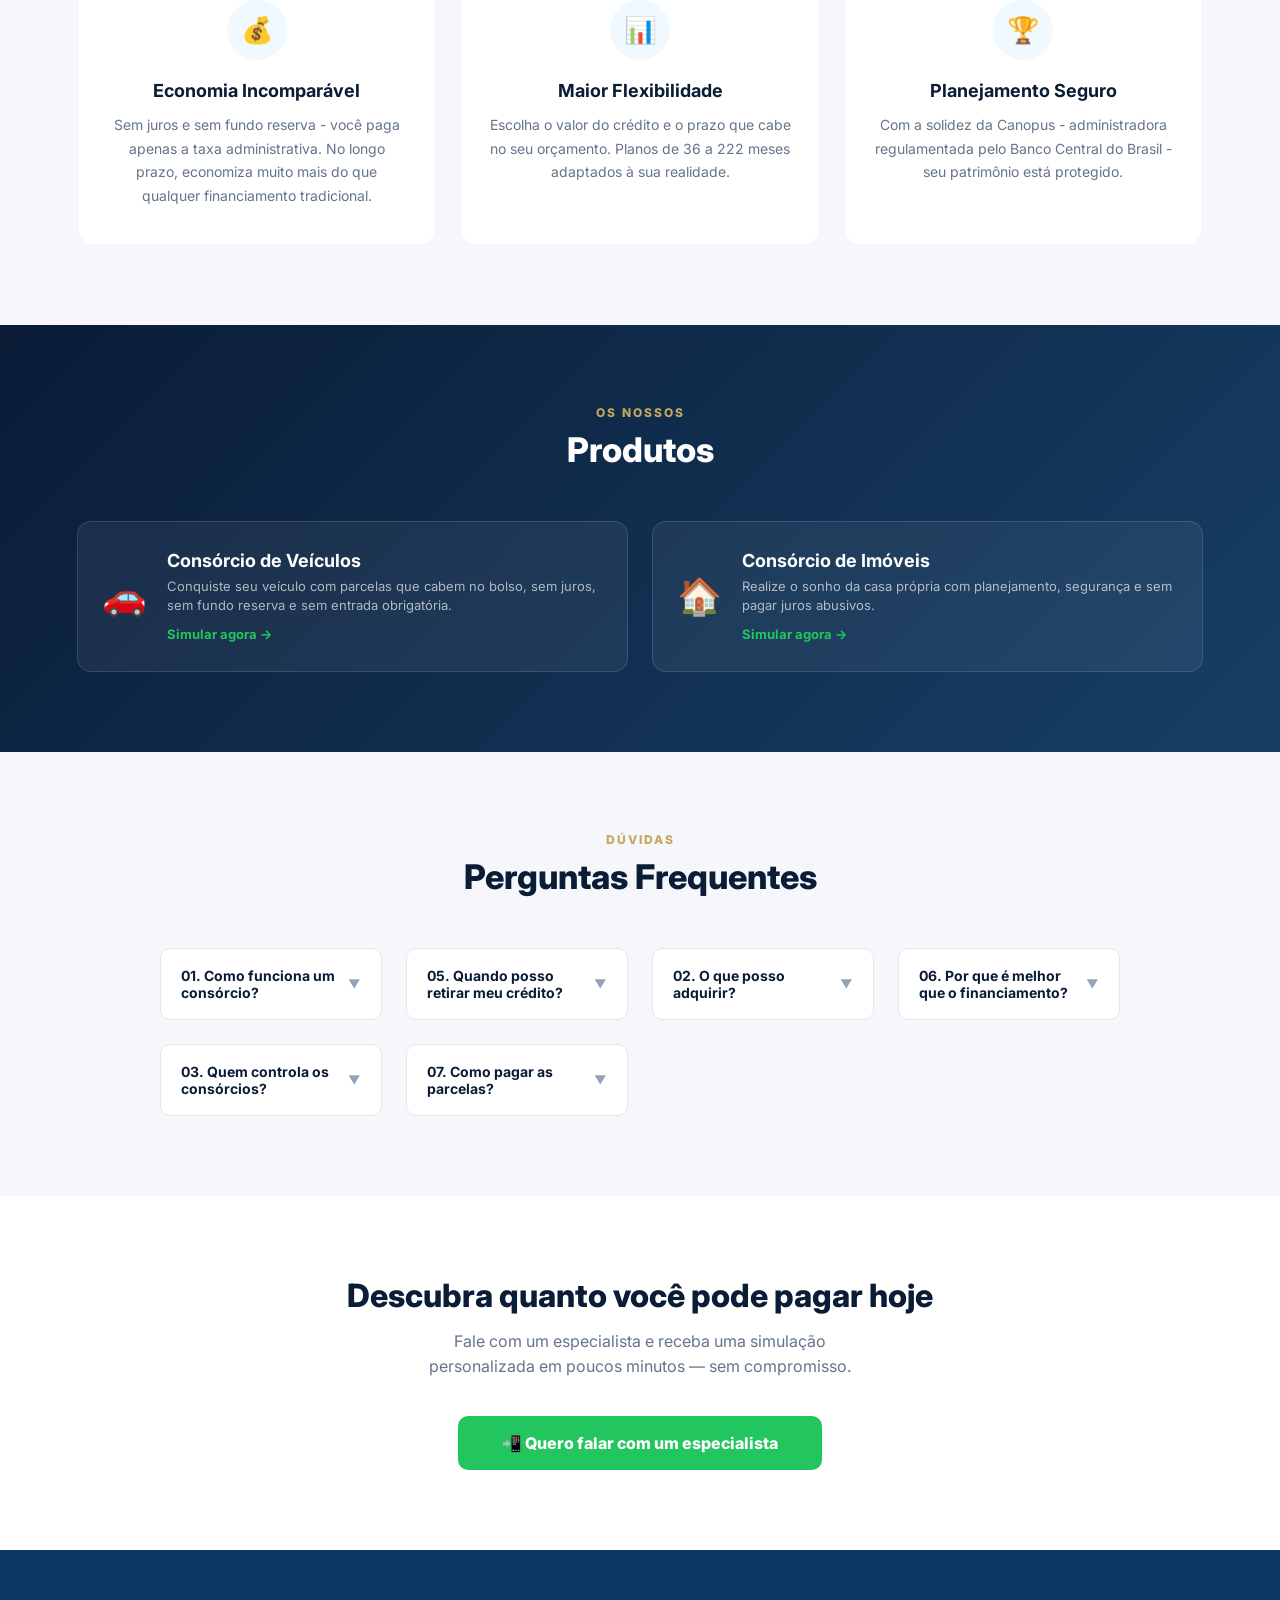
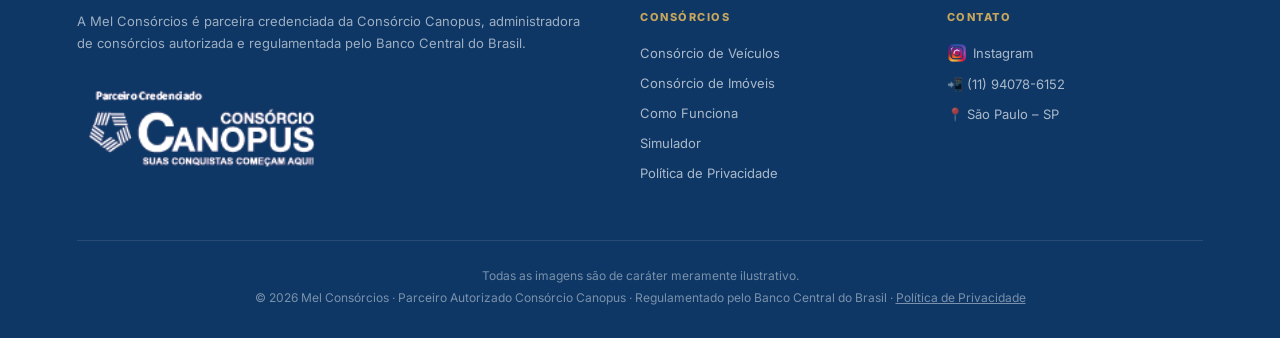
<file: indexBKP.html>
<!DOCTYPE html>
<html lang="pt-BR">

<head>
    <meta charset="UTF-8">
    <meta name="viewport" content="width=device-width, initial-scale=1.0">
    <title>Mel Consórcios</title>
    <link href="https://fonts.googleapis.com/css2?family=Inter:wght@400;600;700;800&display=swap" rel="stylesheet">
    <style>
        /* ===== RESET GERAL ===== */
        *,
        *::before,
        *::after {
            margin: 0;
            padding: 0;
            box-sizing: border-box;
        }

        html,
        body {
            font-family: 'Inter', sans-serif;
            background: #f5f7fb;
            color: #1e293b;
            overflow-x: hidden;
            width: 100%;
        }

        /* ===== HEADER DESKTOP ===== */
        header {
            position: fixed;
            top: 0;
            left: 0;
            right: 0;
            z-index: 100;
            background: #fff;
            box-shadow: 0 2px 16px rgba(0, 0, 0, 0.08);

            display: grid;
            grid-template-columns: 1fr auto 1fr;
            /* 3 colunas reais */
            align-items: center;

            padding: 12px 6%;
        }

        header img {
            height: 60px;
            max-width: 140px;
            object-fit: contain;
        }

        /* Menu Premium Glassmorphism */
        #menu-desktop {
            display: flex;
            justify-self: center;
            gap: 6px;
            background: rgba(10, 28, 54, 0.7);
            backdrop-filter: blur(12px);
            -webkit-backdrop-filter: blur(12px);
            border: 1px solid rgba(255, 255, 255, 0.15);
            padding: 6px 8px;
            border-radius: 100px;
            box-shadow: 0 6px 20px rgba(0, 0, 0, 0.1);
        }

        .menu-link {
            color: #fff;
            text-decoration: none;
            font-size: 13px;
            font-weight: 600;
            padding: 10px 18px;
            border-radius: 100px;
            transition: all 0.3s;
        }

        .menu-link:hover {
            background: rgba(255, 255, 255, 0.15);
            color: #c6a55c;
        }

        .menu-divisor {
            width: 1px;
            height: 16px;
            background: rgba(255, 255, 255, 0.2);
            margin: 0 4px;
        }

        .menu-link-destaque {
            color: #c6a55c;
            text-decoration: none;
            font-size: 13px;
            font-weight: 700;
            padding: 10px 18px;
            border-radius: 100px;
            transition: all 0.3s;
        }

        .menu-link-destaque:hover {
            background: rgba(198, 165, 92, 0.15);
        }

        /* Botão WhatsApp Header */
        .header-btn {
            display: flex;
            justify-self: end;
            gap: 8px;
            background: #22c55e;
            color: #fff;
            font-weight: 700;
            font-size: 15px;
            padding: 12px 24px;
            border-radius: 8px;
            text-decoration: none;
            transition: background .2s, transform .2s;
            white-space: nowrap;
        }

        .header-btn:hover {
            background: #16a34a;
            transform: translateY(-1px);
        }

        #whats-icon {
            display: none;
        }

        /* Ícone Hamburguer Escondido no PC */
        #hamburger {
            display: none;
            cursor: pointer;
            font-size: 28px;
            color: #0a1c36;
            z-index: 101;
        }

        /* ===== MENU MOBILE LATERAL (escondido por padrão) ===== */
        #menu-mobile {
            position: fixed;
            top: 0;
            right: -100%;
            width: 280px;
            height: 100vh;
            background: linear-gradient(135deg, #0a1c36, #173f66);
            padding: 30px 20px;
            transition: right 0.3s ease;
            z-index: 9999;
            box-shadow: -10px 0 30px rgba(0, 0, 0, 0.3);
        }

        .menu-mob-link {
            display: block;
            color: #fff;
            text-decoration: none;
            margin-bottom: 20px;
            font-size: 16px;
        }

        .menu-mob-destaque {
            display: block;
            color: #c6a55c;
            text-decoration: none;
            font-weight: 700;
            font-size: 16px;
            margin-top: 10px;
        }

        /* ===== HERO ===== */
        .hero {
            min-height: 100vh;
            padding-top: 120px;
            padding-bottom: 80px;
            background: url('https://images.unsplash.com/photo-1560518883-ce09059eeffa?auto=format&fit=crop&w=1920&q=80') center/cover no-repeat;
            position: relative;
            display: flex;
            align-items: flex-start;
            padding-left: 6%;
            padding-right: 6%;
            justify-content: space-between;
        }

        .hero-overlay {
            position: absolute;
            inset: 0;
            background: linear-gradient(105deg, rgba(10, 28, 54, 0.93) 45%, rgba(10, 28, 54, 0.35) 100%);
        }

        .hero-left {
            position: relative;
            z-index: 2;
            color: #fff;
            width: 100%;
        }

        .hero-tag {
            display: inline-block;
            background: #c6a55c;
            color: #0a1c36;
            font-size: 11px;
            font-weight: 800;
            letter-spacing: 1.5px;
            text-transform: uppercase;
            padding: 6px 16px;
            border-radius: 20px;
            margin-bottom: 30px;
        }

        .hero-left h1 {
            font-size: 48px;
            font-weight: 800;
            line-height: 1.05;
            margin-bottom: 24px;
            text-transform: uppercase;
        }

        .hero-left h1 span {
            color: #c6a55c;
        }

        .hero-left p {
            font-size: 16px;
            line-height: 1.7;
            opacity: .88;
            margin-bottom: 34px;
            max-width: 420px;
        }

        .hero-checks {
            display: flex;
            flex-direction: column;
            gap: 10px;
        }

        .hero-checks span {
            display: flex;
            align-items: center;
            gap: 10px;
            font-size: 15px;
            font-weight: 600;
            opacity: .92;
        }

        .hero-checks span::before {
            content: '✔';
            background: #22c55e;
            color: #fff;
            width: 22px;
            height: 22px;
            border-radius: 50%;
            display: flex;
            align-items: center;
            justify-content: center;
            font-size: 11px;
            flex-shrink: 0;
        }

        /* ===== SIMULADOR ===== */
        .hero-right {
            position: relative;
            z-index: 2;
            flex-shrink: 0;
            width: 100%;
            display: flex;
            justify-content: center;
            /* centraliza no mobile */
        }

        .simulador {

            background: #fff;
            border-radius: 20px;
            padding: 36px 32px;
            width: 100%;
            /* Ocupa o espaço que tiver disponível... */
            max-width: 400px;
            box-shadow: 0 30px 80px rgba(0, 0, 0, 0.35);
        }

        .sim-title {
            font-size: 20px;
            font-weight: 800;
            color: #0a1c36;
            text-align: center;
            margin-bottom: 4px;
        }

        .sim-sub {
            font-size: 13px;
            color: #64748b;
            text-align: center;
            margin-bottom: 22px;
        }

        .pill-group {
            display: flex;
            gap: 8px;
            margin-bottom: 12px;
        }

        .pill {
            flex: 1;
            padding: 9px 6px;
            border-radius: 8px;
            border: 1.5px solid #e2e8f0;
            background: #f8fafc;
            font-size: 13px;
            font-weight: 700;
            color: #64748b;
            text-align: center;
            cursor: pointer;
            transition: all .18s;
            user-select: none;
        }

        .pill.active {
            background: #0a1c36;
            color: #fff;
            border-color: #0a1c36;
        }

        .sim-label {
            font-size: 11px;
            font-weight: 700;
            color: #94a3b8;
            text-transform: uppercase;
            letter-spacing: 1px;
            text-align: center;
            margin-top: 18px;
            margin-bottom: 4px;
        }

        .sim-valor {
            font-size: 42px;
            font-weight: 800;
            color: #0a1c36;
            text-align: center;
            margin-bottom: 14px;
            line-height: 1;
        }

        input[type=range] {
            appearance: none;
            width: 100%;
            height: 5px;
            background: #e2e8f0;
            border-radius: 3px;
            outline: none;
            margin-bottom: 6px;
        }

        input[type=range]::-webkit-slider-thumb {
            -webkit-appearance: none;
            width: 22px;
            height: 22px;
            border-radius: 50%;
            background: #c6a55c;
            cursor: pointer;
            box-shadow: 0 2px 8px rgba(198, 165, 92, .5);
        }

        .range-minmax {
            display: flex;
            justify-content: space-between;
            font-size: 11px;
            color: #94a3b8;
            font-weight: 600;
            margin-bottom: 20px;
        }

        .sim-cta {
            width: 100%;
            background: #22c55e;
            color: #fff;
            font-size: 16px;
            font-weight: 800;
            padding: 16px;
            border: none;
            border-radius: 10px;
            cursor: pointer;
            transition: background .2s, transform .2s;
            letter-spacing: .3px;
        }

        .sim-cta:hover {
            background: #16a34a;
            transform: translateY(-2px);
        }

        .sim-disclaimer {
            font-size: 11px;
            color: #94a3b8;
            text-align: center;
            margin-top: 10px;
        }

        /* ===== PARCERIA ===== */
        .parceria {
            background: #fff;
            padding: 36px 6%;
            display: flex;
            align-items: center;
            justify-content: center;
            gap: 28px;
            border-bottom: 1px solid #e8edf2;
        }

        .parceria p {
            font-size: 12px;
            font-weight: 800;
            text-transform: uppercase;
            letter-spacing: 1.5px;
            color: #94a3b8;
        }

        .parceria-line {
            width: 1px;
            height: 44px;
            background: #e2e8f0;
        }

        .parceria img {
            height: auto;
            max-height: 60px;
            object-fit: contain;
        }

        /* ===== NÚMEROS ===== */
        .numeros {
            background: linear-gradient(135deg, #0a1c36 0%, #173f66 100%);
            padding: 60px 6%;
        }

        .numeros-grid {
            display: grid;
            grid-template-columns: repeat(auto-fit, minmax(180px, 1fr));
            gap: 2px;
            background: rgba(255, 255, 255, 0.08);
            border-radius: 16px;
            overflow: hidden;
        }

        .numero-item {
            background: rgba(255, 255, 255, 0.04);
            padding: 32px 20px;
            text-align: center;
        }

        .numero-item strong {
            display: block;
            font-size: 36px;
            font-weight: 800;
            color: #22c55e;
            margin-bottom: 6px;
        }

        .numero-item span {
            font-size: 13px;
            color: rgba(255, 255, 255, 0.7);
            font-weight: 600;
        }

        /* ===== VANTAGENS ===== */
        .vantagens {
            padding: 80px 6%;
            background: #f5f7fb;
        }

        .section-eyebrow {
            text-align: center;
            font-size: 12px;
            font-weight: 800;
            text-transform: uppercase;
            letter-spacing: 2px;
            color: #c6a55c;
            margin-bottom: 10px;
        }

        .section-heading {
            text-align: center;
            font-size: 34px;
            font-weight: 800;
            color: #0a1c36;
            margin-bottom: 50px;
            line-height: 1.2;
        }

        .cards-grid {
            display: grid;
            grid-template-columns: repeat(auto-fit, minmax(260px, 1fr));
            gap: 24px;
        }

        .card {
            background: #fff;
            border-radius: 16px;
            padding: 36px 28px;
            text-align: center;
            border: 1px solid #f1f5f9;
            transition: transform .25s, box-shadow .25s;
        }

        .card:hover {
            transform: translateY(-6px);
            box-shadow: 0 16px 40px rgba(0, 0, 0, 0.08);
        }

        .card-icon {
            width: 60px;
            height: 60px;
            background: #f0f9ff;
            border-radius: 50%;
            display: flex;
            align-items: center;
            justify-content: center;
            margin: 0 auto 20px;
            font-size: 26px;
        }

        .card h3 {
            font-size: 18px;
            font-weight: 700;
            color: #0a1c36;
            margin-bottom: 12px;
        }

        .card p {
            font-size: 14px;
            color: #64748b;
            line-height: 1.7;
        }

        /* ===== PRODUTOS ===== */
        .produtos {
            padding: 80px 6%;
            background: linear-gradient(135deg, #0a1c36 0%, #173f66 100%);
        }

        .produtos .section-heading {
            color: #fff;
        }

        .produtos-grid {
            display: grid;
            grid-template-columns: repeat(auto-fit, minmax(200px, 1fr));
            gap: 24px;
        }

        .produto-card {
            background: rgba(255, 255, 255, 0.06);
            border: 1px solid rgba(255, 255, 255, 0.12);
            border-radius: 14px;
            padding: 28px 24px;
            display: flex;
            align-items: center;
            gap: 20px;
            transition: background .2s;
            cursor: pointer;
        }

        .produto-card:hover {
            background: rgba(255, 255, 255, 0.1);
        }

        .produto-icon {
            font-size: 36px;
            flex-shrink: 0;
        }

        .produto-card h3 {
            font-size: 18px;
            font-weight: 700;
            color: #fff;
            margin-bottom: 6px;
        }

        .produto-card p {
            font-size: 13px;
            color: rgba(255, 255, 255, 0.65);
            line-height: 1.5;
        }

        .produto-card a {
            display: inline-block;
            margin-top: 10px;
            font-size: 13px;
            font-weight: 700;
            color: #22c55e;
            text-decoration: none;
        }

        /* ===== FAQ ===== */
        .faq {
            padding: 80px 6%;
            background: #f5f7fb;
        }

        .faq-grid {
            display: grid;
            grid-template-columns: repeat(auto-fit, minmax(200px, 1fr));
            gap: 24px;
            max-width: 960px;
            margin: 0 auto;
        }

        .faq-item {
            background: #fff;
            border: 1px solid #e2e8f0;
            border-radius: 10px;
            overflow: hidden;
        }

        .faq-q {
            display: flex;
            justify-content: space-between;
            align-items: center;
            padding: 18px 20px;
            font-size: 14px;
            font-weight: 700;
            color: #0a1c36;
            cursor: pointer;
            user-select: none;
            gap: 12px;
        }

        .faq-arrow {
            font-size: 12px;
            color: #94a3b8;
            transition: transform .25s;
            flex-shrink: 0;
        }

        .faq-item.open .faq-arrow {
            transform: rotate(180deg);
        }

        .faq-a {
            max-height: 0;
            overflow: hidden;
            transition: max-height .3s ease;
            font-size: 13px;
            color: #64748b;
            line-height: 1.7;
        }

        .faq-a-inner {
            padding: 0 20px 18px;
        }

        .faq-item.open .faq-a {
            max-height: 180px;
        }

        /* ===== CTA FINAL ===== */
        .cta-final {
            background: #fff;
            padding: 80px 6%;
            text-align: center;
        }

        .cta-final h2 {
            font-size: 32px;
            font-weight: 800;
            color: #0a1c36;
            margin-bottom: 14px;
        }

        .cta-final p {
            font-size: 16px;
            color: #64748b;
            max-width: 480px;
            margin: 0 auto 36px;
            line-height: 1.6;
        }

        .cta-final a {
            display: inline-flex;
            align-items: center;
            gap: 10px;
            background: #22c55e;
            color: #fff;
            font-size: 16px;
            font-weight: 800;
            padding: 17px 44px;
            border-radius: 10px;
            text-decoration: none;
            transition: background .2s, transform .2s;
        }

        .cta-final a:hover {
            background: #16a34a;
            transform: translateY(-2px);
        }

        /* ===== FOOTER ===== */
        footer {
            background: #0e3766;
            color: #fff;
            padding: 60px 6% 30px;
        }

        .footer-top {
            display: grid;
            grid-template-columns: 2fr 1fr 1fr;
            gap: 50px;
            margin-bottom: 48px;
        }

        .footer-logo {
            height: 52px;
            display: block;
            margin-bottom: 18px;
            filter: brightness(0) invert(1);
        }

        .footer-desc {
            font-size: 13px;
            color: rgba(255, 255, 255, 0.6);
            line-height: 1.7;
            margin-bottom: 20px;
        }

        .footer-canopus {
            height: 38px;
            opacity: .7;
        }

        footer h4 {
            font-size: 11px;
            font-weight: 800;
            text-transform: uppercase;
            letter-spacing: 1.5px;
            color: #c6a55c;
            margin-bottom: 18px;
        }

        footer ul {
            list-style: none;
        }

        footer ul li {
            margin-bottom: 10px;
        }

        footer ul li a {
            font-size: 13px;
            color: rgba(255, 255, 255, 0.65);
            text-decoration: none;
            transition: color .2s;
        }

        footer ul li a:hover {
            color: #c6a55c;
        }

        .footer-bottom {
            border-top: 1px solid rgba(255, 255, 255, 0.1);
            padding-top: 24px;
            text-align: center;
            font-size: 12px;
            color: rgba(255, 255, 255, 0.45);
            line-height: 1.8;
        }

        /* ===== WHATSAPP FLOAT ===== */
        .whats-float {
            position: fixed;
            bottom: 28px;
            right: 28px;
            width: 58px;
            height: 58px;
            background: #25d366;
            border-radius: 50%;
            display: flex;
            align-items: center;
            justify-content: center;
            font-size: 28px;
            text-decoration: none;
            box-shadow: 0 6px 22px rgba(37, 211, 102, 0.55);
            z-index: 999;
            transition: transform .2s;
        }

        .whats-float:hover {
            transform: scale(1.1);
        }

        /* ===== NUMEROS CARROSSEL (mobile) ===== */
        .numeros-carousel-wrap {
            display: block;
            /* escondido no desktop */
        }

        .header-center {
            display: flex;
            justify-self: center;
            align-items: center;
        }


        /* ===== RESPONSIVIDADE ===== */
        @media (max-width: 980px) {

            /* --- HEADER --- */
            @media (max-width: 980px) {

                header {
                    grid-template-columns: 1fr auto 1fr;
                    padding: 10px 5%;
                }

                /* esconde menu desktop */
                #menu-desktop {
                    display: none !important;
                }

                /* mostra hamburguer */
                #hamburger {
                    display: flex !important;
                    align-items: center;
                    font-size: 26px;
                    cursor: pointer;
                    color: #0a1c36;
                }

                /* botão vira círculo */
                .header-btn {
                    justify-self: end;
                    width: 44px;
                    height: 44px;
                    padding: 0;
                    border-radius: 50%;
                    display: flex;
                    align-items: center;
                    justify-content: center;
                }

                #whats-text {
                    display: none;
                }

                #whats-icon {
                    display: block;
                    font-size: 22px;
                }
            }


            /* LOGO */
            header>a:first-child {
                justify-self: start;
            }

            /* BOTÃO WHATS (direita) */
            .header-btn {
                justify-self: end;
                width: 44px;
                height: 44px;
                padding: 0;
                border-radius: 50%;
            }

            #whats-text {
                display: none;
            }

            #menu-desktop {
                display: none !important;
            }

            #hamburger {
                display: flex !important;
                justify-self: center;
                align-items: center;
                font-size: 26px;
                cursor: pointer;
                color: #0a1c36;
                z-index: 101;
                position: static;
                transform: none;
            }

            /* Botão whats vira círculo */
            #header-whats {
                width: 44px;
                height: 44px;
                padding: 0;
                border-radius: 50%;
            }

            #whats-text {
                display: none;
            }

            #whats-icon {
                display: block;
                font-size: 22px;
            }

            .hero {
                flex-direction: column;
                /* Transforma as colunas em linhas (empilha) */
                align-items: center;
                /* Centraliza os elementos */
                gap: 40px;
                /* Dá um espaço entre o texto e o simulador */
                text-align: center;
                /* Opcional: centraliza o texto do lado esquerdo */
            }

            .hero-left,
            .hero-right {
                width: 100%;
                /* Faz ambos ocuparem a tela toda antes de descerem */
            }

            /* ===== HERO ===== */
            .hero {
                min-height: 100vh;
                padding-top: 110px;
                padding-top: 60px;
                background: url('https://images.unsplash.com/photo-1560518883-ce09059eeffa?auto=format&fit=crop&w=1920&q=80') center/cover no-repeat;
                position: relative;
                display: flex;
                align-items: center;
                padding-left: 6%;
                padding-right: 6%;
                justify-content: space-between;
            }

            .hero-overlay {
                position: absolute;
                inset: 0;
                background: linear-gradient(105deg, rgba(10, 28, 54, 0.93) 45%, rgba(10, 28, 54, 0.35) 100%);
            }

            .hero-left {
                position: relative;
                z-index: 2;
                color: #fff;
                max-width: 580px;
                flex: 1;
            }

            .hero-tag {
                display: inline-block;
                background: #c6a55c;
                color: #0a1c36;
                font-size: 11px;
                font-weight: 800;
                letter-spacing: 2px;
                text-transform: uppercase;
                padding: 5px 14px;
                border-radius: 20px;
                margin-bottom: 22px;
            }

            .hero-left h1 {
                font-size: 48px;
                font-weight: 800;
                line-height: 1.05;
                margin-bottom: 24px;
                text-transform: uppercase;
            }

            .hero-left h1 span {
                color: #c6a55c;
            }

            .hero-left p {
                font-size: 16px;
                line-height: 1.7;
                opacity: .88;
                margin-bottom: 34px;
                max-width: 420px;
            }

            .hero-checks {
                display: flex;
                flex-direction: column;
                gap: 10px;
            }

            .hero-checks span {
                display: flex;
                align-items: center;
                gap: 10px;
                font-size: 15px;
                font-weight: 600;
                opacity: .92;
            }

            .hero-checks span::before {
                content: '✔';
                background: #22c55e;
                color: #fff;
                width: 22px;
                height: 22px;
                border-radius: 50%;
                display: flex;
                align-items: center;
                justify-content: center;
                font-size: 11px;
                flex-shrink: 0;
            }

            /* ===== SIMULADOR ===== */
            .hero-right {
                position: relative;
                z-index: 2;
                flex-shrink: 0;
            }

            .sim-title {
                font-size: 20px;
                font-weight: 800;
                color: #0a1c36;
                text-align: center;
                margin-bottom: 4px;
            }

            .sim-sub {
                font-size: 13px;
                color: #64748b;
                text-align: center;
                margin-bottom: 22px;
            }

            .pill-group {
                display: flex;
                gap: 8px;
                margin-bottom: 12px;
            }

            .pill {
                flex: 1;
                padding: 9px 6px;
                border-radius: 8px;
                border: 1.5px solid #e2e8f0;
                background: #f8fafc;
                font-size: 13px;
                font-weight: 700;
                color: #64748b;
                text-align: center;
                cursor: pointer;
                transition: all .18s;
                user-select: none;
            }

            .pill.active {
                background: #0a1c36;
                color: #fff;
                border-color: #0a1c36;
            }

            .sim-label {
                font-size: 11px;
                font-weight: 700;
                color: #94a3b8;
                text-transform: uppercase;
                letter-spacing: 1px;
                text-align: center;
                margin-top: 18px;
                margin-bottom: 4px;
            }

            .sim-valor {
                font-size: 46px;
                font-weight: 800;
                color: #0a1c36;
                text-align: center;
                margin-bottom: 14px;
                line-height: 1;
            }

            input[type=range] {
                appearance: none;
                width: 100%;
                height: 5px;
                background: #e2e8f0;
                border-radius: 3px;
                outline: none;
                margin-bottom: 6px;
            }

            input[type=range]::-webkit-slider-thumb {
                -webkit-appearance: none;
                width: 22px;
                height: 22px;
                border-radius: 50%;
                background: #c6a55c;
                cursor: pointer;
                box-shadow: 0 2px 8px rgba(198, 165, 92, .5);
            }

            .range-minmax {
                display: flex;
                justify-content: space-between;
                font-size: 11px;
                color: #94a3b8;
                font-weight: 600;
                margin-bottom: 20px;
            }

            .sim-cta {
                width: 100%;
                background: #22c55e;
                color: #fff;
                font-size: 16px;
                font-weight: 800;
                padding: 16px;
                border: none;
                border-radius: 10px;
                cursor: pointer;
                transition: background .2s, transform .2s;
                letter-spacing: .3px;
            }

            .sim-cta:hover {
                background: #16a34a;
                transform: translateY(-2px);
            }

            .sim-disclaimer {
                font-size: 11px;
                color: #94a3b8;
                text-align: center;
                margin-top: 10px;
            }

            /* ===== PARCERIA ===== */
            .parceria {
                background: #fff;
                padding: 36px 6%;
                display: flex;
                align-items: center;
                justify-content: center;
                gap: 28px;
                border-bottom: 1px solid #e8edf2;
            }

            .parceria p {
                font-size: 12px;
                font-weight: 800;
                text-transform: uppercase;
                letter-spacing: 1.5px;
                color: #94a3b8;
            }

            .parceria-line {
                width: 1px;
                height: 44px;
                background: #e2e8f0;
            }

            .parceria img {
                height: 52px;
                object-fit: contain;
            }

            /* ===== NÚMEROS ===== */
            .numeros {
                background: linear-gradient(135deg, #0a1c36 0%, #173f66 100%);
                padding: 60px 6%;
            }

            .numeros-grid {
                display: grid;
                gap: 2px;
                background: rgba(255, 255, 255, 0.08);
                border-radius: 16px;
                overflow: hidden;
            }

            .numero-item {
                background: rgba(255, 255, 255, 0.04);
                padding: 32px 20px;
                text-align: center;
            }

            .numero-item strong {
                display: block;
                font-size: 36px;
                font-weight: 800;
                color: #22c55e;
                margin-bottom: 6px;
            }

            .numero-item span {
                font-size: 13px;
                color: rgba(255, 255, 255, 0.7);
                font-weight: 600;
            }

            /* ===== VANTAGENS ===== */
            .vantagens {
                padding: 80px 6%;
                background: #f5f7fb;
            }

            .section-eyebrow {
                text-align: center;
                font-size: 12px;
                font-weight: 800;
                text-transform: uppercase;
                letter-spacing: 2px;
                color: #c6a55c;
                margin-bottom: 10px;
            }

            .section-heading {
                text-align: center;
                font-size: 34px;
                font-weight: 800;
                color: #0a1c36;
                margin-bottom: 50px;
                line-height: 1.2;
            }

            .card {
                background: #fff;
                border-radius: 16px;
                padding: 36px 28px;
                text-align: center;
                border: 1px solid #f1f5f9;
                transition: transform .25s, box-shadow .25s;
            }

            .card:hover {
                transform: translateY(-6px);
                box-shadow: 0 16px 40px rgba(0, 0, 0, 0.08);
            }

            .card-icon {
                width: 60px;
                height: 60px;
                background: #f0f9ff;
                border-radius: 50%;
                display: flex;
                align-items: center;
                justify-content: center;
                margin: 0 auto 20px;
                font-size: 26px;
            }

            .card h3 {
                font-size: 18px;
                font-weight: 700;
                color: #0a1c36;
                margin-bottom: 12px;
            }

            .card p {
                font-size: 14px;
                color: #64748b;
                line-height: 1.7;
            }

            /* ===== PRODUTOS ===== */
            .produtos {
                padding: 80px 6%;
                background: linear-gradient(135deg, #0a1c36 0%, #173f66 100%);
            }

            .produtos .section-heading {
                color: #fff;
            }

            .produtos-grid {
                display: grid;
                gap: 20px;
            }

            .produto-card {
                background: rgba(255, 255, 255, 0.06);
                border: 1px solid rgba(255, 255, 255, 0.12);
                border-radius: 14px;
                padding: 28px 24px;
                display: flex;
                align-items: center;
                gap: 20px;
                transition: background .2s;
                cursor: pointer;
            }

            .produto-card:hover {
                background: rgba(255, 255, 255, 0.1);
            }

            .produto-icon {
                font-size: 36px;
                flex-shrink: 0;
            }

            .produto-card h3 {
                font-size: 18px;
                font-weight: 700;
                color: #fff;
                margin-bottom: 6px;
            }

            .produto-card p {
                font-size: 13px;
                color: rgba(255, 255, 255, 0.65);
                line-height: 1.5;
            }

            .produto-card a {
                display: inline-block;
                margin-top: 10px;
                font-size: 13px;
                font-weight: 700;
                color: #22c55e;
                text-decoration: none;
            }

            /* ===== FAQ ===== */
            .faq {
                padding: 80px 6%;
                background: #f5f7fb;
            }

            .faq-grid {
                display: grid;
                gap: 14px;
                max-width: 960px;
                margin: 0 auto;
            }

            .faq-item {
                background: #fff;
                border: 1px solid #e2e8f0;
                border-radius: 10px;
                overflow: hidden;
            }

            .faq-q {
                display: flex;
                justify-content: space-between;
                align-items: center;
                padding: 18px 20px;
                font-size: 14px;
                font-weight: 700;
                color: #0a1c36;
                cursor: pointer;
                user-select: none;
                gap: 12px;
            }

            .faq-arrow {
                font-size: 12px;
                color: #94a3b8;
                transition: transform .25s;
                flex-shrink: 0;
            }

            .faq-item.open .faq-arrow {
                transform: rotate(180deg);
            }

            .faq-a {
                max-height: 0;
                overflow: hidden;
                transition: max-height .3s ease;
                font-size: 13px;
                color: #64748b;
                line-height: 1.7;
            }

            .faq-a-inner {
                padding: 0 20px 18px;
            }

            .faq-item.open .faq-a {
                max-height: 180px;
            }

            /* ===== CTA FINAL ===== */
            .cta-final {
                background: #fff;
                padding: 80px 6%;
                text-align: center;
            }

            .cta-final h2 {
                font-size: 32px;
                font-weight: 800;
                color: #0a1c36;
                margin-bottom: 14px;
            }

            .cta-final p {
                font-size: 16px;
                color: #64748b;
                max-width: 480px;
                margin: 0 auto 36px;
                line-height: 1.6;
            }

            .cta-final a {
                display: inline-flex;
                align-items: center;
                gap: 10px;
                background: #22c55e;
                color: #fff;
                font-size: 16px;
                font-weight: 800;
                padding: 17px 44px;
                border-radius: 10px;
                text-decoration: none;
                transition: background .2s, transform .2s;
            }

            .cta-final a:hover {
                background: #16a34a;
                transform: translateY(-2px);
            }

            footer {
                padding: 40px 5% 24px;
            }

            .numeros-carousel-wrap {
                display: none;
            }

            .footer-top {
                grid-template-columns: 1fr;
                gap: 30px;
                text-align: center;
            }

            footer ur {
                padding: 0;
            }
        }
    </style>
    
    <!-- Meta Pixel Code -->
<script>
!function(f,b,e,v,n,t,s)
{if(f.fbq)return;n=f.fbq=function(){n.callMethod?
n.callMethod.apply(n,arguments):n.queue.push(arguments)};
if(!f._fbq)f._fbq=n;n.push=n;n.loaded=!0;n.version='2.0';
n.queue=[];t=b.createElement(e);t.async=!0;
t.src=v;s=b.getElementsByTagName(e)[0];
s.parentNode.insertBefore(t,s)}(window, document,'script',
'https://connect.facebook.net/en_US/fbevents.js');
fbq('init', '809733666063952');
fbq('track', 'PageView');
</script>
<noscript><img height="1" width="1" style="display:none"
src="https://www.facebook.com/tr?id=809733666063952&ev=PageView&noscript=1"
/></noscript>
<!-- End Meta Pixel Code -->
    
</head>

<body>

    <!-- HEADER -->
    <header>
        <!-- COLUNA 1: LOGO -->
        <a href="index.html">
            <img src="mel.png" alt="Mel Consórcios">
        </a>

        <!-- COLUNA 2: CENTRO (menu desktop ou hamburguer) -->
        <div class="header-center">

            <!-- MENU DESKTOP -->
            <div id="menu-desktop">
                <a href="consorcio-veiculos.html" class="menu-link">Veículos</a>
                <a href="consorcio-imoveis.html" class="menu-link">Imóveis</a>
                <a href="como-funciona.html" class="menu-link">Como Funciona</a>
                <div class="menu-divisor"></div>
                <a href="index.html" class="menu-link-destaque">Simulador 🧮</a>
            </div>

            <!-- HAMBURGUER MOBILE -->
            <div id="hamburger" onclick="toggleMenu()">☰</div>

        </div>

        <!-- COLUNA 3: BOTÃO WHATSAPP -->
        <a href="https://w.app/sitemelconsorcios" target="_blank" class="header-btn" id="header-whats">
            <span id="whats-icon">💬</span>
            <span id="whats-text">📲 Fale no WhatsApp</span>
        </a>
    </header>

    <!-- MENU MOBILE ESCONDIDO -->
    <div id="menu-mobile">
        <div style="display:flex; justify-content:space-between; align-items:center; margin-bottom:40px;">
            <strong style="color:#c6a55c; font-size:14px; letter-spacing:1px;">MENU</strong>
            <span onclick="toggleMenu()" style="font-size:28px; cursor:pointer; color:#fff;">✖</span>
        </div>
        <a href="consorcio-veiculos.html" class="menu-mob-link">Consórcio de Veículos</a>
        <a href="consorcio-imoveis.html" class="menu-mob-link">Consórcio de Imóveis</a>
        <a href="como-funciona.html" class="menu-mob-link">Como Funciona</a>
        <a href="index.html" class="menu-mob-destaque">Acessar Simulador →</a>
    </div>

    <!-- HERO -->
    <section class="hero">
        <div class="hero-overlay"></div>

        <div class="hero-left">
            <span class="hero-tag">✦ Especialistas em Consórcios</span>

            <h1>Conquiste seu bem<br><span>sem pagar juros</span></h1>

            <p>Simule agora e descubra como adquirir seu imóvel ou veículo com parcelas acessíveis, sem entrada e com
                segurança total.</p>

            <div class="hero-checks">
                <span>Sem juros - economia real no longo prazo</span>
                <span>Sem entrada obrigatória</span>
                <span>Aprovado mesmo com score médio</span>
                <span>Regulamentado pelo Banco Central</span>
                <span>Parceria oficial com a Canopus</span>
            </div>
        </div>

        <div class="hero-right">
            <div class="simulador">
                <p class="sim-title">Simule e veja sua parcela agora</p>
                <p class="sim-sub">Leva menos de 30 segundos. Sem compromisso.</p>

                <div class="pill-group" id="g-produto">
                    <div class="pill active" onclick="setProduto(this,'AUTOMOVEL')">🚗 Veículos</div>
                    <div class="pill" onclick="setProduto(this,'IMOVEIS')">🏠 Imóveis</div>
                </div>

                <div class="pill-group" id="g-modo">
                    <div class="pill active" onclick="setModo(this,'credito')">Crédito</div>
                    <div class="pill" onclick="setModo(this,'parcela')">Parcela</div>
                </div>

                <p class="sim-label" id="sim-label">Valor do Crédito</p>
                <div class="sim-valor" id="sim-valor">R$ 50.000</div>

                <input type="range" id="sim-range" min="30000" max="300000" step="1000" value="50000">
                <div class="range-minmax">
                    <span id="r-min">R$ 30.000</span>
                    <span id="r-max">R$ 300.000</span>
                </div>

                <button class="sim-cta" onclick="enviarWhats()">QUERO MINHA SIMULAÇÃO 🚀</button>
                <p class="sim-disclaimer">Resposta rápida no WhatsApp. 100% gratuito.</p>
            </div>
        </div>
    </section>

    <!-- PARCERIA -->
    <section class="parceria">
        <p>Empresa autorizada e regulamentada</p>
        <div class="parceria-line"></div>
        <img src="logo-canopus.png" alt="Canopus Consórcios">
    </section>

    <!-- NÚMEROS -->
    <section class="numeros">

        <!-- Grid desktop (4 colunas) -->
        <div class="numeros-grid">
            <div class="numero-item">
                <strong>+1.500</strong>
                <span>Contemplações por mês</span>
            </div>
            <div class="numero-item">
                <strong>+16 Bi</strong>
                <span>Em créditos administrados</span>
            </div>
            <div class="numero-item">
                <strong>+78 Mil</strong>
                <span>Clientes ativos</span>
            </div>
            <div class="numero-item">
                <strong>+85%</strong>
                <span>Taxa de aprovação</span>
            </div>
        </div>

        <!-- Carrossel mobile -->
        <div class="numeros-carousel-wrap">
            <div class="numeros-carousel-track" id="numCarousel">
                <div class="numero-card-mob">
                    <strong>+1.500</strong>
                    <span>Contemplações por mês</span>
                </div>
                <div class="numero-card-mob">
                    <strong>+16 Bi</strong>
                    <span>Em créditos administrados</span>
                </div>
                <div class="numero-card-mob">
                    <strong>+78 Mil</strong>
                    <span>Clientes ativos</span>
                </div>
                <div class="numero-card-mob">
                    <strong>+85%</strong>
                    <span>Taxa de aprovação</span>
                </div>
            </div>
            <div class="carousel-dots" id="numDots">
                <span class="active" onclick="scrollToCard(0)"></span>
                <span onclick="scrollToCard(1)"></span>
                <span onclick="scrollToCard(2)"></span>
                <span onclick="scrollToCard(3)"></span>
            </div>
        </div>

    </section>

    <!-- VANTAGENS -->
    <section class="vantagens">
        <p class="section-eyebrow">Por que escolher</p>
        <h2 class="section-heading">A Mel Consórcios é tão vantajosa?</h2>
        <div class="cards-grid">
            <div class="card">
                <div class="card-icon">💰</div>
                <h3>Economia Incomparável</h3>
                <p>Sem juros e sem fundo reserva - você paga apenas a taxa administrativa. No longo prazo, economiza
                    muito mais do que qualquer financiamento tradicional.</p>
            </div>
            <div class="card">
                <div class="card-icon">📊</div>
                <h3>Maior Flexibilidade</h3>
                <p>Escolha o valor do crédito e o prazo que cabe no seu orçamento. Planos de 36 a 222 meses adaptados à
                    sua realidade.</p>
            </div>
            <div class="card">
                <div class="card-icon">🏆</div>
                <h3>Planejamento Seguro</h3>
                <p>Com a solidez da Canopus - administradora regulamentada pelo Banco Central do Brasil - seu patrimônio
                    está protegido.</p>
            </div>
        </div>
    </section>

    <!-- PRODUTOS -->
    <section class="produtos">
        <p class="section-eyebrow" style="color:#c6a55c">Os nossos</p>
        <h2 class="section-heading">Produtos</h2>
        <div class="produtos-grid">
            <div class="produto-card" onclick="abrirSimulador('AUTOMOVEL')">
                <div class="produto-icon">🚗</div>
                <div>
                    <h3>Consórcio de Veículos</h3>
                    <p>Conquiste seu veículo com parcelas que cabem no bolso, sem juros, sem fundo reserva e sem entrada
                        obrigatória.</p>
                    <a href="#">Simular agora →</a>
                </div>
            </div>
            <div class="produto-card" onclick="abrirSimulador('IMOVEIS      ')">
                <div class="produto-icon">🏠</div>
                <div>
                    <h3>Consórcio de Imóveis</h3>
                    <p>Realize o sonho da casa própria com planejamento, segurança e sem pagar juros abusivos.</p>
                    <a href="#">Simular agora →</a>
                </div>
            </div>
        </div>
    </section>

    <!-- FAQ -->
    <section class="faq">
        <p class="section-eyebrow">Dúvidas</p>
        <h2 class="section-heading">Perguntas Frequentes</h2>
        <div class="faq-grid">
            <div class="faq-item">
                <div class="faq-q" onclick="toggleFaq(this)">01. Como funciona um consórcio? <span
                        class="faq-arrow">▼</span></div>
                <div class="faq-a">
                    <div class="faq-a-inner">Consórcio é quando um grupo de pessoas se une para obter um bem de forma
                        programada. Você paga parcelas mensais mais baratas pois não há juros, apenas taxa
                        administrativa.</div>
                </div>
            </div>
            <div class="faq-item">
                <div class="faq-q" onclick="toggleFaq(this)">05. Quando posso retirar meu crédito? <span
                        class="faq-arrow">▼</span></div>
                <div class="faq-a">
                    <div class="faq-a-inner">Você pode ser contemplado por sorteio em qualquer assembleia mensal, ou
                        antecipar com lances. Todos são contemplados até o final do grupo.</div>
                </div>
            </div>
            <div class="faq-item">
                <div class="faq-q" onclick="toggleFaq(this)">02. O que posso adquirir? <span class="faq-arrow">▼</span>
                </div>
                <div class="faq-a">
                    <div class="faq-a-inner">Imóveis residenciais, comerciais, terrenos e veículos leves e pesados. A
                        carta de crédito dá poder de compra à vista.</div>
                </div>
            </div>
            <div class="faq-item">
                <div class="faq-q" onclick="toggleFaq(this)">06. Por que é melhor que o financiamento? <span
                        class="faq-arrow">▼</span></div>
                <div class="faq-a">
                    <div class="faq-a-inner">No financiamento você paga juros que podem dobrar o valor do bem. No
                        consórcio a taxa é muito menor — e você paga o preço justo do início ao fim.</div>
                </div>
            </div>
            <div class="faq-item">
                <div class="faq-q" onclick="toggleFaq(this)">03. Quem controla os consórcios? <span
                        class="faq-arrow">▼</span></div>
                <div class="faq-a">
                    <div class="faq-a-inner">Os consórcios são regulamentados e fiscalizados pelo Banco Central do
                        Brasil, garantindo total segurança e transparência.</div>
                </div>
            </div>
            <div class="faq-item">
                <div class="faq-q" onclick="toggleFaq(this)">07. Como pagar as parcelas? <span
                        class="faq-arrow">▼</span></div>
                <div class="faq-a">
                    <div class="faq-a-inner">As parcelas podem ser pagas via boleto bancário ou débito automático,
                        conforme as opções disponibilizadas pela Administradora.</div>
                </div>
            </div>
        </div>
    </section>

    <!-- CTA FINAL -->
    <section class="cta-final">
        <h2>Descubra quanto você pode pagar hoje</h2>
        <p>Fale com um especialista e receba uma simulação personalizada em poucos minutos — sem compromisso.</p>
        <a href="https://w.app/sitemelconsorcios" target="_blank">📲 Quero falar com um especialista</a>
    </section>

    <!-- FOOTER -->
    <footer>
        <div class="footer-top">
            <div>
                <p class="footer-desc">A Mel Consórcios é parceira credenciada da Consórcio Canopus, administradora de
                    consórcios autorizada e regulamentada pelo Banco Central do Brasil.</p>
                <img src="canopus.png" width="250" alt="Canopus">
            </div>
            <div>
                <h4>Consórcios</h4>
                <ul>
                    <li><a href="consorcio-veiculos.html">Consórcio de Veículos</a></li>
                    <li><a href="consorcio-imoveis.html">Consórcio de Imóveis</a></li>
                    <li><a href="como-funciona.html">Como Funciona</a></li>
                    <li><a href="#">Simulador</a></li>
                    <li><a href="politica-de-privacidade.html">Política de Privacidade</a></li>
                </ul>
            </div>
            <div>
                <h4>Contato</h4>
                <ul>
                    <li><img src="logo-instagram.png" width="20" style="vertical-align:middle; margin-right:6px;"
                            alt="Instagram"><a href="https://www.instagram.com/melconsorcios.sp">Instagram</a></li>
                    <li><a href="https://w.app/sitemelconsorcios">📲 (11) 94078-6152</a></li>
                    <li><a href="#">📍 São Paulo – SP</a></li>
                </ul>
            </div>
        </div>
        <div class="footer-bottom">
            <p>Todas as imagens são de caráter meramente ilustrativo.</p>
            <p>© 2026 Mel Consórcios · Parceiro Autorizado Consórcio Canopus · Regulamentado pelo Banco Central do
                Brasil · <a href="politica-de-privacidade.html" style="color:inherit">Política de Privacidade</a></p>
        </div>
    </footer>

    <!-- WHATSAPP FLUTUANTE -->
    <a href="https://w.app/sitemelconsorcios" target="_blank" class="whats-float">💬</a>

    <script>
        /* ===== MENU MOBILE ===== */
        function toggleMenu() {
            const menu = document.getElementById('menu-mobile');
            menu.style.right = (menu.style.right === '0px') ? '-100%' : '0px';
        }

        /* ===== SIMULADOR ===== */
        const STATE = { produto: 'AUTOMOVEL', modo: 'credito', valor: 50000 };
        const rangeEl = document.getElementById('sim-range');

        rangeEl.oninput = () => { STATE.valor = parseInt(rangeEl.value); updateUI(); };

        function setProduto(btn, p) {
            STATE.produto = p;
            document.getElementById('g-produto').querySelectorAll('.pill').forEach(b => b.classList.remove('active'));
            btn.classList.add('active');
            if (STATE.modo === 'credito') {
                if (p === 'AUTOMOVEL') { rangeEl.min = 30000; rangeEl.max = 480000; rangeEl.step = 1000; STATE.valor = 50000; }
                else { rangeEl.min = 200000; rangeEl.max = 480000; rangeEl.step = 5000; STATE.valor = 250000; }
                rangeEl.value = STATE.valor;
            }
            updateUI();
        }

        function setModo(btn, m) {
            STATE.modo = m;
            document.getElementById('g-modo').querySelectorAll('.pill').forEach(b => b.classList.remove('active'));
            btn.classList.add('active');
            if (m === 'credito') {
                document.getElementById('sim-label').innerText = 'Valor do Crédito';
                if (STATE.produto === 'AUTOMOVEL') { rangeEl.min = 30000; rangeEl.max = 480000; rangeEl.step = 1000; STATE.valor = 50000; }
                else { rangeEl.min = 200000; rangeEl.max = 480000; rangeEl.step = 5000; STATE.valor = 250000; }
            } else {
                document.getElementById('sim-label').innerText = 'Valor da Parcela';
                rangeEl.min = 500; rangeEl.max = 10000; rangeEl.step = 50; STATE.valor = 1500;
            }
            rangeEl.value = STATE.valor;
            updateUI();
        }

        function updateUI() {
            const fmt = v => v.toLocaleString('pt-BR', { style: 'currency', currency: 'BRL', minimumFractionDigits: 0, maximumFractionDigits: 0 });
            document.getElementById('sim-valor').innerText = fmt(STATE.valor);
            document.getElementById('r-min').innerText = fmt(parseInt(rangeEl.min));
            document.getElementById('r-max').innerText = fmt(parseInt(rangeEl.max));
        }

        function enviarWhats() {
            const modo = STATE.modo === 'credito' ? 'crédito de' : 'parcelas de';
            const prod = STATE.produto === 'AUTOMOVEL' ? 'Veículos' : 'Imóveis';
            const val = STATE.valor.toLocaleString('pt-BR', { style: 'currency', currency: 'BRL', minimumFractionDigits: 0, maximumFractionDigits: 0 });
            const msg = `Olá! Vi o site da Mel Consórcios e quero simular.\\n\\nProduto: ${prod}\\nQuero ${modo}: ${val}\\n\\nPode me ajudar?`;
            window.open(`https://wa.me/5511940786152?text=${encodeURIComponent(msg)}`, '_blank');
        }

        function abrirSimulador(p) {
            window.scrollTo({ top: 0, behavior: 'smooth' });
            const btn = document.querySelector(`#g-produto .pill${p === 'AUTOMOVEL' ? ':first-child' : ':last-child'}`);
            if (btn) setProduto(btn, p);
        }

        function toggleFaq(el) { el.parentElement.classList.toggle('open'); }

        /* ===== CARROSSEL NÚMEROS (mobile) ===== */
        function scrollToCard(index) {
            const track = document.getElementById('numCarousel');
            const cards = track.querySelectorAll('.numero-card-mob');
            if (cards[index]) {
                track.scrollTo({ left: cards[index].offsetLeft - 16, behavior: 'smooth' });
            }
            updateDots(index);
        }

        function updateDots(activeIndex) {
            document.querySelectorAll('#numDots span').forEach((dot, i) => {
                dot.classList.toggle('active', i === activeIndex);
            });
        }

        // Atualiza dot ao scrollar manualmente
        document.getElementById('numCarousel').addEventListener('scroll', function () {
            const track = this;
            const cards = track.querySelectorAll('.numero-card-mob');
            let closest = 0;
            let minDist = Infinity;
            cards.forEach((card, i) => {
                const dist = Math.abs(card.offsetLeft - track.scrollLeft - 16);
                if (dist < minDist) { minDist = dist; closest = i; }
            });
            updateDots(closest);
        });

        updateUI();
    </script>
</body>

</html>
</file>
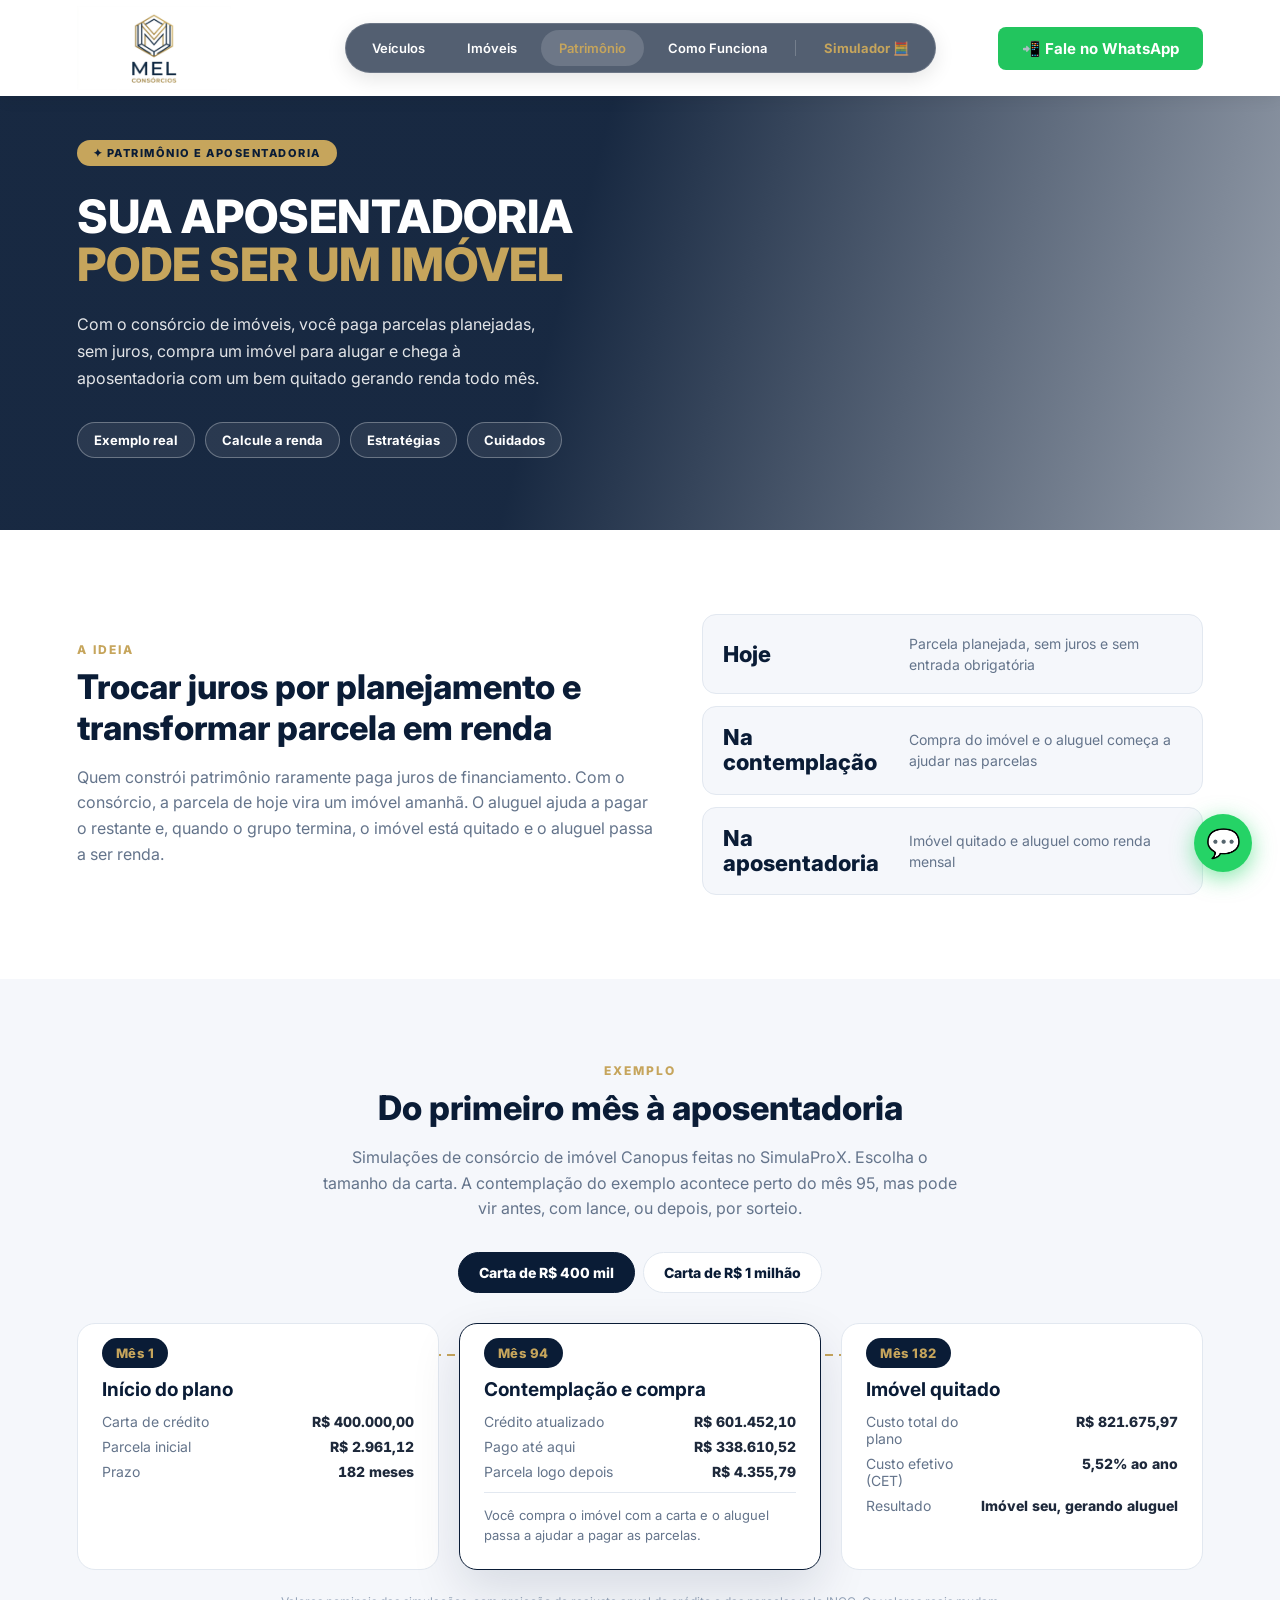
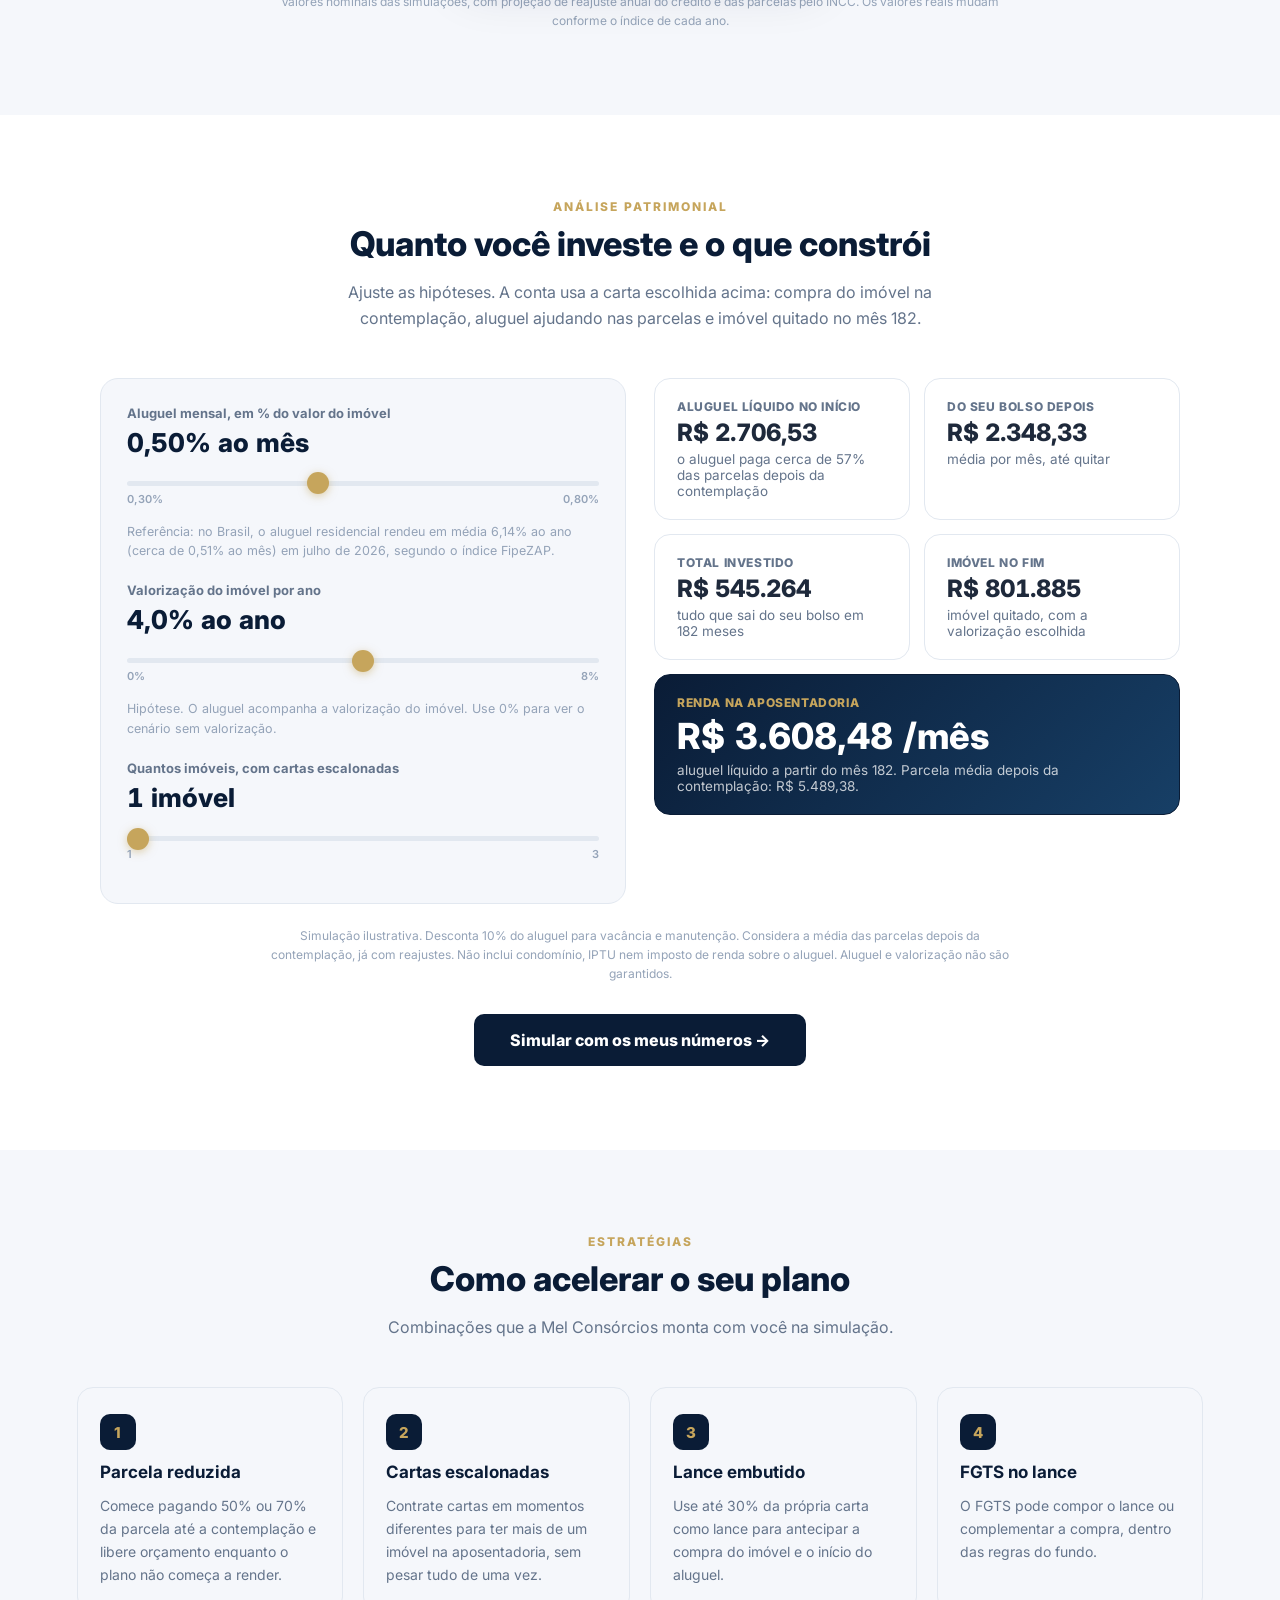
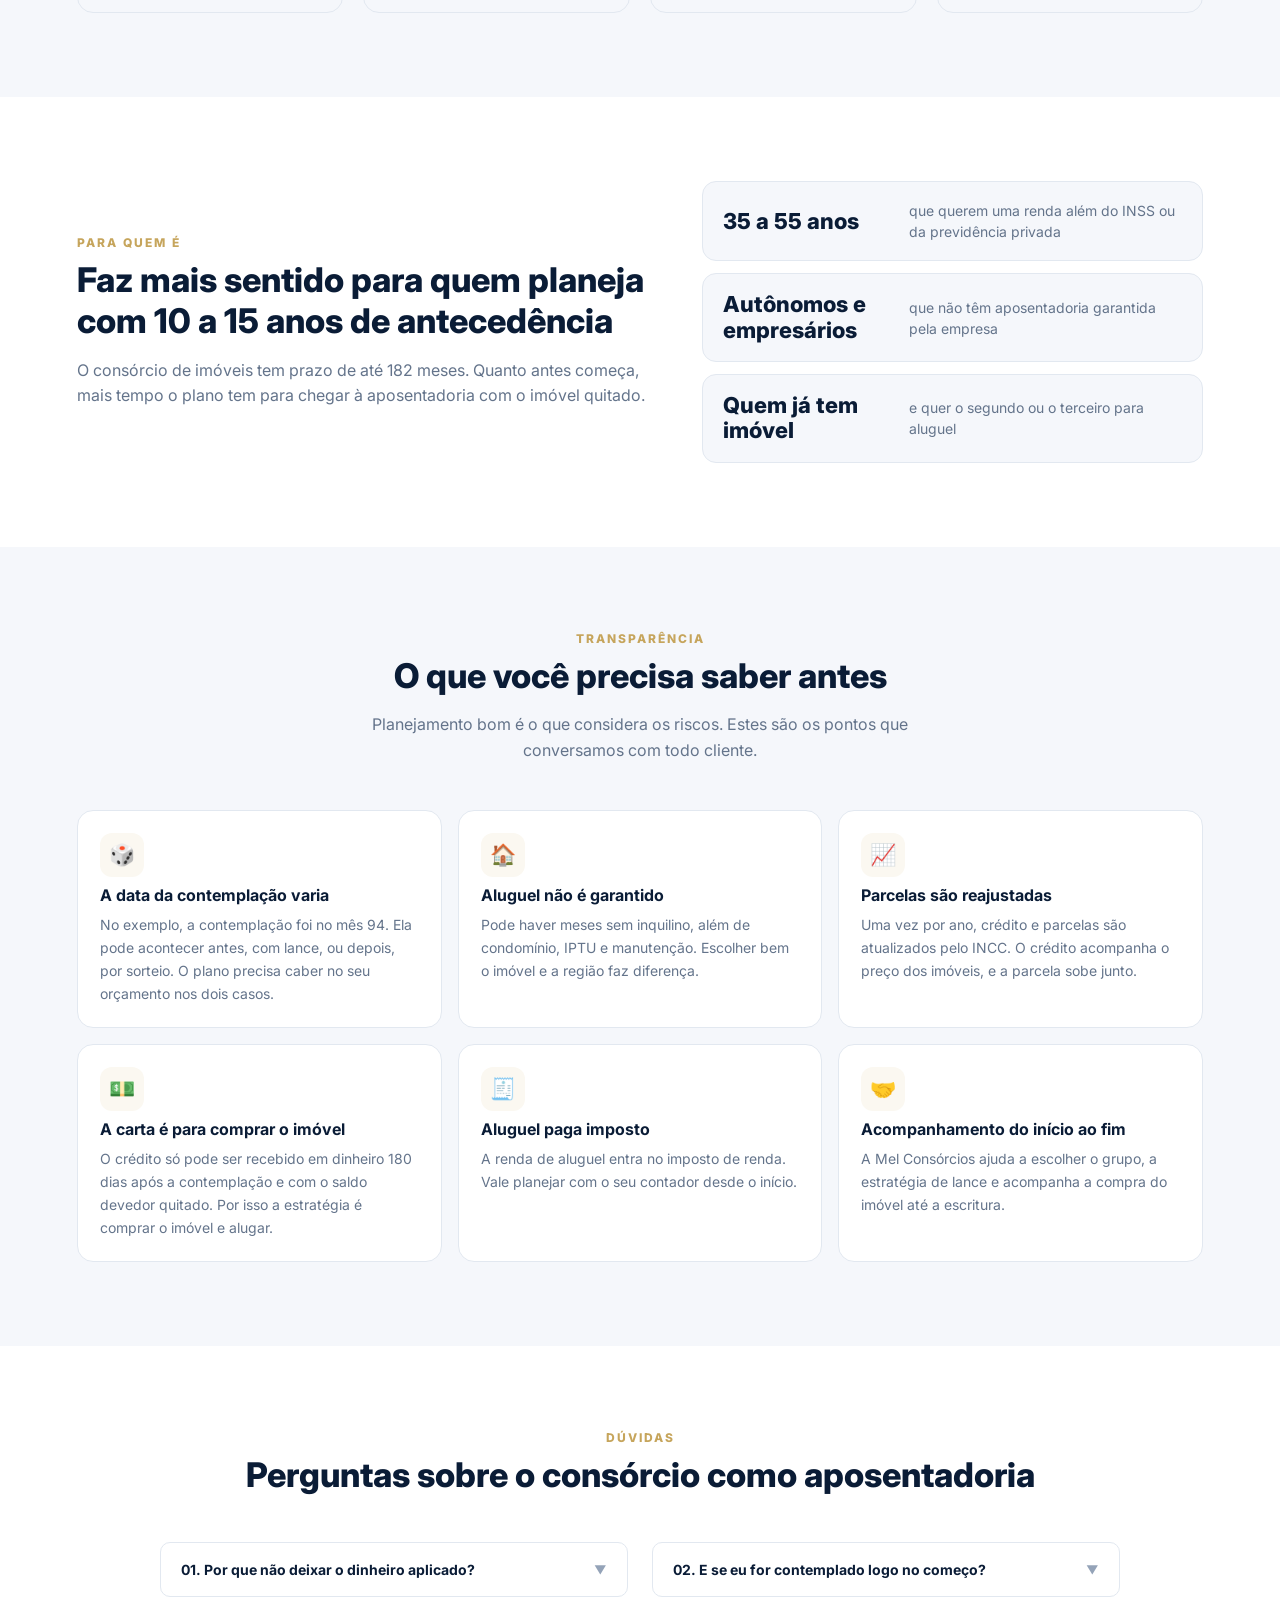
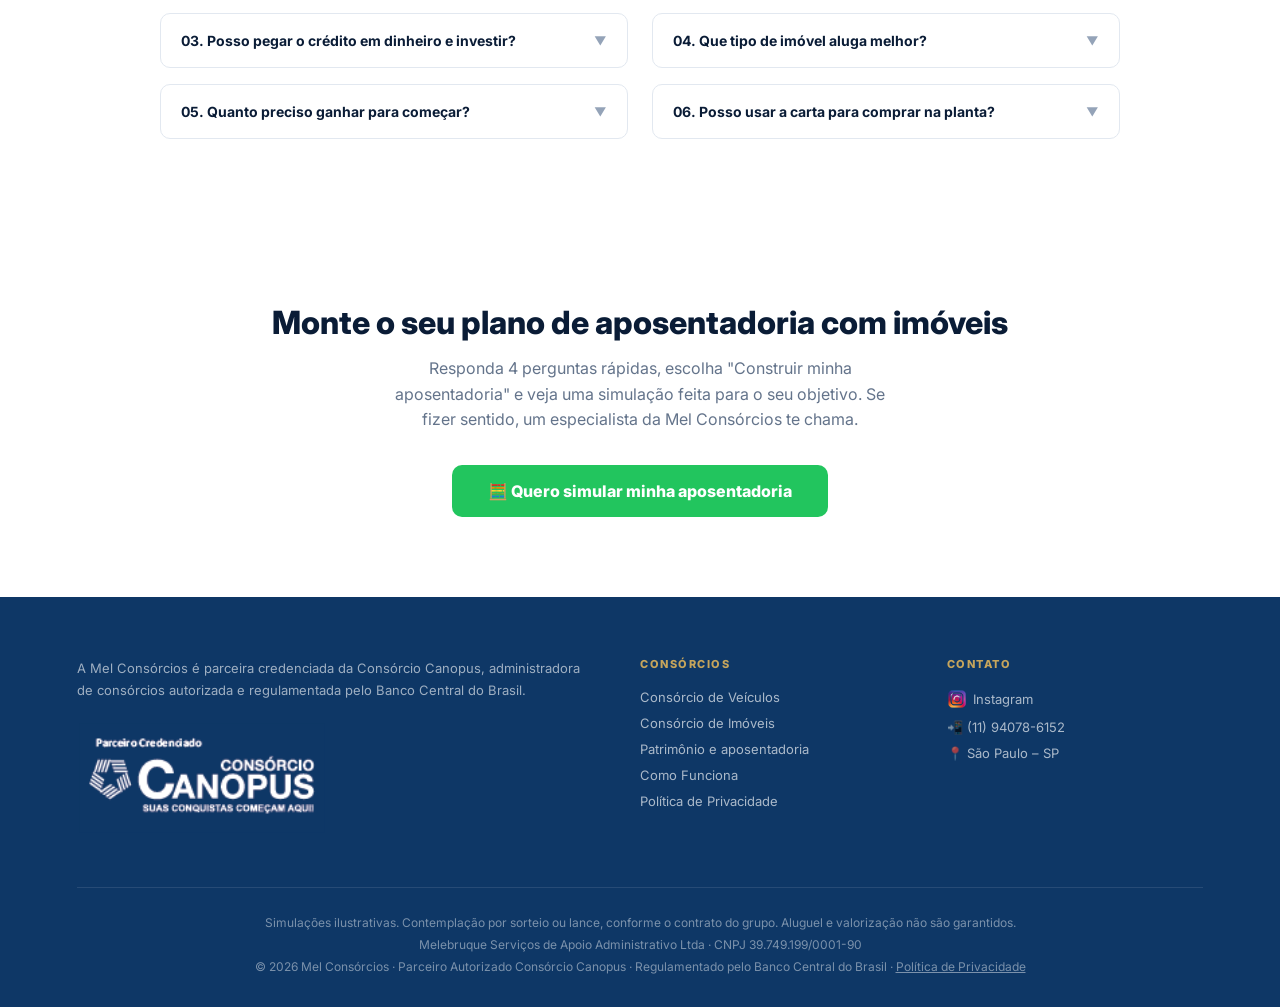
<file: patrimonio.html>
<!DOCTYPE html>
<html lang="pt-BR">

<head>
    <meta charset="UTF-8">
    <meta name="viewport" content="width=device-width, initial-scale=1.0">
    <title>Consórcio de Imóveis como Aposentadoria | Mel Consórcios</title>
    <meta name="description" content="Use o consórcio de imóveis Canopus para construir patrimônio e renda de aluguel na aposentadoria. Exemplos com cartas de R$ 400 mil e R$ 1 milhão e análise patrimonial.">

    <meta property="og:type" content="website">
    <meta property="og:locale" content="pt_BR">
    <meta property="og:site_name" content="Mel Consórcios">
    <meta property="og:title" content="Sua aposentadoria pode ser um imóvel | Mel Consórcios">
    <meta property="og:description" content="Parcela planejada hoje, imóvel quitado gerando aluguel na aposentadoria.">
    <meta property="og:image" content="https://images.unsplash.com/photo-1560518883-ce09059eeffa?auto=format&fit=crop&w=1200&h=630&q=80">

    <link rel="icon" type="image/png" href="mel.png">
    <link rel="preconnect" href="https://fonts.googleapis.com">
    <link rel="preconnect" href="https://fonts.gstatic.com" crossorigin>
    <link href="https://fonts.googleapis.com/css2?family=Inter:wght@400;600;700;800&display=swap" rel="stylesheet">

    <style>
        :root {
            --navy: #0a1c36;
            --navy-2: #173f66;
            --navy-footer: #0e3766;
            --gold: #c6a55c;
            --gold-soft: #fbf8f1;
            --green: #22c55e;
            --green-dark: #16a34a;
            --ink: #1e293b;
            --muted: #64748b;
            --soft: #94a3b8;
            --line: #e2e8f0;
            --bg: #f5f7fb;
        }

        *, *::before, *::after { margin: 0; padding: 0; box-sizing: border-box; }
        html { scroll-behavior: smooth; scroll-padding-top: 96px; }
        html, body { font-family: 'Inter', sans-serif; background: var(--bg); color: var(--ink); overflow-x: hidden; width: 100%; }
        button { font: inherit; }
        img { max-width: 100%; }
        :focus-visible { outline: 3px solid var(--gold); outline-offset: 2px; border-radius: 6px; }

        @media (prefers-reduced-motion: reduce) {
            html { scroll-behavior: auto; }
            *, *::before, *::after { transition: none !important; }
        }

        /* ===== HEADER (igual ao index) ===== */
        header {
            position: fixed; top: 0; left: 0; right: 0; z-index: 100;
            background: #fff;
            box-shadow: 0 2px 16px rgba(0, 0, 0, 0.08);
            display: grid;
            grid-template-columns: 1fr auto 1fr;
            align-items: center;
            padding: 6px 6%;
        }

        header > a:first-child { justify-self: start; }
        header img { height: 84px; width: auto; max-width: 240px; object-fit: contain; display: block; }
        .header-center { display: flex; justify-self: center; align-items: center; }

        #menu-desktop {
            display: flex; align-items: center; gap: 6px;
            background: rgba(10, 28, 54, 0.7);
            backdrop-filter: blur(12px); -webkit-backdrop-filter: blur(12px);
            border: 1px solid rgba(255, 255, 255, 0.15);
            padding: 6px 8px; border-radius: 100px;
            box-shadow: 0 6px 20px rgba(0, 0, 0, 0.1);
        }

        .menu-link, .menu-link-destaque { text-decoration: none; font-size: 13px; padding: 10px 18px; border-radius: 100px; transition: all 0.3s; white-space: nowrap; }
        .menu-link { color: #fff; font-weight: 600; }
        .menu-link:hover, .menu-link[aria-current="page"] { background: rgba(255, 255, 255, 0.15); color: var(--gold); }
        .menu-link-destaque { color: var(--gold); font-weight: 700; }
        .menu-link-destaque:hover { background: rgba(198, 165, 92, 0.15); }
        .menu-divisor { width: 1px; height: 16px; background: rgba(255, 255, 255, 0.2); margin: 0 4px; }

        .header-btn {
            display: flex; align-items: center; justify-content: center; justify-self: end; gap: 8px;
            background: var(--green); color: #fff; font-weight: 700; font-size: 15px;
            padding: 12px 24px; border-radius: 8px; text-decoration: none;
            transition: background .2s, transform .2s; white-space: nowrap;
        }
        .header-btn:hover { background: var(--green-dark); transform: translateY(-1px); }
        #whats-icon { display: none; }

        #hamburger { display: none; background: none; border: 0; cursor: pointer; font-size: 28px; line-height: 1; color: var(--navy); padding: 6px 10px; }

        #menu-overlay { position: fixed; inset: 0; background: rgba(10, 28, 54, 0.45); z-index: 9998; opacity: 0; pointer-events: none; transition: opacity .3s; }
        #menu-mobile {
            position: fixed; top: 0; right: 0; width: 280px; max-width: 85%; height: 100vh;
            background: linear-gradient(135deg, var(--navy), var(--navy-2));
            padding: 30px 24px; transform: translateX(100%); transition: transform 0.3s ease;
            z-index: 9999; box-shadow: -10px 0 30px rgba(0, 0, 0, 0.3); visibility: hidden;
        }
        body.menu-aberto #menu-mobile { transform: translateX(0); visibility: visible; }
        body.menu-aberto #menu-overlay { opacity: 1; pointer-events: auto; }
        .menu-mob-topo { display: flex; justify-content: space-between; align-items: center; margin-bottom: 40px; }
        .menu-mob-topo strong { color: var(--gold); font-size: 14px; letter-spacing: 1px; }
        .menu-mob-fechar { background: none; border: 0; font-size: 28px; cursor: pointer; color: #fff; line-height: 1; }
        .menu-mob-link { display: block; color: #fff; text-decoration: none; margin-bottom: 20px; font-size: 16px; }
        .menu-mob-destaque { display: block; color: var(--gold); text-decoration: none; font-weight: 700; font-size: 16px; margin-top: 10px; }

        /* ===== HERO COM SIMULADOR ===== */
        .hero {
            min-height: 92vh;
            padding: 140px 6% 80px;
            background: url('https://images.unsplash.com/photo-1560518883-ce09059eeffa?auto=format&fit=crop&w=1920&q=80') center/cover no-repeat;
            position: relative; display: flex; align-items: center; justify-content: space-between; gap: 48px;
        }
        .hero-overlay { position: absolute; inset: 0; background: linear-gradient(105deg, rgba(10, 28, 54, 0.94) 45%, rgba(10, 28, 54, 0.4) 100%); }
        .hero-left { position: relative; z-index: 2; color: #fff; max-width: 600px; flex: 1; }

        .hero-tag {
            display: inline-block; background: var(--gold); color: var(--navy);
            font-size: 11px; font-weight: 800; letter-spacing: 1.5px; text-transform: uppercase;
            padding: 6px 16px; border-radius: 20px; margin-bottom: 26px;
        }
        .hero-left h1 { font-size: 46px; font-weight: 800; line-height: 1.05; margin-bottom: 22px; text-transform: uppercase; }
        .hero-left h1 span { color: var(--gold); }
        .hero-left p { font-size: 16px; line-height: 1.7; opacity: .88; margin-bottom: 30px; max-width: 480px; }

        .hero-checks { display: flex; flex-direction: column; gap: 10px; }
        .hero-checks span { display: flex; align-items: center; gap: 10px; font-size: 15px; font-weight: 600; opacity: .94; }
        .hero-checks span::before {
            content: '✔'; background: var(--green); color: #fff; width: 22px; height: 22px; border-radius: 50%;
            display: flex; align-items: center; justify-content: center; font-size: 11px; flex-shrink: 0;
        }

        .hero-right { position: relative; z-index: 2; flex-shrink: 0; display: flex; justify-content: center; }
        .simulador { background: #fff; border-radius: 20px; padding: 34px 30px; width: 100%; max-width: 400px; box-shadow: 0 30px 80px rgba(0, 0, 0, 0.35); }
        .sim-title { font-size: 20px; font-weight: 800; color: var(--navy); text-align: center; margin-bottom: 4px; }
        .sim-sub { font-size: 13px; color: var(--muted); text-align: center; margin-bottom: 20px; line-height: 1.5; }
        .pill-group { display: flex; gap: 8px; margin-bottom: 12px; }
        .pill {
            flex: 1; padding: 9px 6px; border-radius: 8px; border: 1.5px solid var(--line); background: #f8fafc;
            font-size: 13px; font-weight: 700; color: var(--muted); text-align: center; cursor: pointer; transition: all .18s;
        }
        .pill[aria-pressed="true"] { background: var(--navy); color: #fff; border-color: var(--navy); }
        .sim-label { display: block; font-size: 11px; font-weight: 700; color: var(--soft); text-transform: uppercase; letter-spacing: 1px; text-align: center; margin-top: 16px; margin-bottom: 4px; }
        .sim-valor { font-size: 40px; font-weight: 800; color: var(--navy); text-align: center; margin-bottom: 14px; line-height: 1; font-variant-numeric: tabular-nums; }
        input[type=range] { appearance: none; -webkit-appearance: none; width: 100%; height: 5px; background: var(--line); border-radius: 3px; outline: none; margin-bottom: 6px; }
        input[type=range]::-webkit-slider-thumb { -webkit-appearance: none; width: 22px; height: 22px; border-radius: 50%; background: var(--gold); cursor: pointer; box-shadow: 0 2px 8px rgba(198, 165, 92, .5); }
        input[type=range]::-moz-range-thumb { width: 22px; height: 22px; border: 0; border-radius: 50%; background: var(--gold); cursor: pointer; }
        .range-minmax { display: flex; justify-content: space-between; font-size: 11px; color: var(--soft); font-weight: 600; margin-bottom: 16px; }
        .sim-check { display: flex; align-items: center; gap: 10px; font-size: 13px; color: var(--ink); font-weight: 600; margin-bottom: 18px; cursor: pointer; }
        .sim-check input { width: 18px; height: 18px; accent-color: var(--navy); }
        .sim-cta {
            width: 100%; background: var(--green); color: #fff; font-size: 16px; font-weight: 800; padding: 16px;
            border: none; border-radius: 10px; cursor: pointer; transition: background .2s, transform .2s; letter-spacing: .3px;
        }
        .sim-cta:hover { background: var(--green-dark); transform: translateY(-2px); }
        .sim-disclaimer { font-size: 11px; color: var(--soft); text-align: center; margin-top: 10px; line-height: 1.5; }

        /* ===== FAIXA DE NÚMEROS ===== */
        .numeros { background: linear-gradient(135deg, var(--navy) 0%, var(--navy-2) 100%); padding: 54px 6%; }
        .numeros-grid { display: grid; grid-template-columns: repeat(4, 1fr); gap: 2px; background: rgba(255, 255, 255, 0.08); border-radius: 16px; overflow: hidden; }
        .numero-item { background: rgba(255, 255, 255, 0.04); padding: 30px 20px; text-align: center; }
        .numero-item strong { display: block; font-size: 36px; font-weight: 800; color: var(--green); margin-bottom: 6px; }
        .numero-item span { font-size: 13px; color: rgba(255, 255, 255, 0.72); font-weight: 600; }

        /* ===== SEÇÕES ===== */
        .secao { padding: 84px 6%; }
        .secao.branca { background: #fff; }
        .section-eyebrow { text-align: center; font-size: 12px; font-weight: 800; text-transform: uppercase; letter-spacing: 2px; color: var(--gold); margin-bottom: 10px; }
        .section-heading { text-align: center; font-size: 34px; font-weight: 800; color: var(--navy); margin-bottom: 16px; line-height: 1.2; }
        .section-sub { text-align: center; font-size: 16px; color: var(--muted); max-width: 640px; margin: 0 auto 46px; line-height: 1.6; }
        .esq { text-align: left; margin-left: 0; }

        /* ===== USOS DA CARTA (com imagem) ===== */
        .usos { display: grid; grid-template-columns: 1fr 1.1fr; gap: 56px; align-items: center; max-width: 1180px; margin: 0 auto; }
        .usos-foto { position: relative; border-radius: 22px; overflow: hidden; aspect-ratio: 4 / 5; background: var(--navy-2); box-shadow: 0 30px 60px rgba(10, 28, 54, 0.18); }
        .usos-foto img { width: 100%; height: 100%; object-fit: cover; display: block; }
        .usos-selo {
            position: absolute; left: 20px; bottom: 20px; right: 20px;
            background: rgba(255, 255, 255, 0.95); border-radius: 14px; padding: 16px 18px;
            display: flex; align-items: center; gap: 14px;
        }
        .usos-selo strong { font-size: 30px; font-weight: 800; color: var(--navy); line-height: 1; }
        .usos-selo span { font-size: 13px; color: var(--muted); line-height: 1.4; font-weight: 600; }
        .usos-lista { display: grid; grid-template-columns: repeat(2, 1fr); gap: 16px; margin-top: 28px; }
        .uso { background: var(--bg); border: 1px solid var(--line); border-radius: 14px; padding: 18px; display: flex; gap: 14px; align-items: flex-start; }
        .uso-icone { font-size: 24px; line-height: 1; flex-shrink: 0; }
        .uso b { display: block; font-size: 15px; color: var(--navy); margin-bottom: 4px; }
        .uso p { font-size: 13px; color: var(--muted); line-height: 1.55; }
        .nota { font-size: 12px; color: var(--soft); margin-top: 16px; line-height: 1.6; }

        /* ===== VANTAGENS ===== */
        .cards-grid { display: grid; grid-template-columns: repeat(4, 1fr); gap: 20px; max-width: 1180px; margin: 0 auto; }
        .card { background: #fff; border-radius: 16px; padding: 30px 24px; border: 1px solid #eef2f6; transition: transform .25s, box-shadow .25s; }
        .card:hover { transform: translateY(-5px); box-shadow: 0 16px 40px rgba(0, 0, 0, 0.07); }
        .card-icon { width: 52px; height: 52px; background: var(--gold-soft); border-radius: 14px; display: flex; align-items: center; justify-content: center; margin-bottom: 18px; font-size: 24px; }
        .card h3 { font-size: 17px; font-weight: 700; color: var(--navy); margin-bottom: 10px; }
        .card p { font-size: 14px; color: var(--muted); line-height: 1.65; }

        /* ===== PATRIMÔNIO ===== */
        .patrimonio-grid { display: grid; grid-template-columns: repeat(4, 1fr); gap: 20px; max-width: 1180px; margin: 0 auto; }
        .estrategia { border: 1px solid var(--line); border-radius: 16px; padding: 26px 22px; display: flex; flex-direction: column; gap: 12px; background: var(--bg); }
        .estrategia-num { width: 36px; height: 36px; border-radius: 10px; background: var(--navy); color: var(--gold); font-weight: 800; font-size: 15px; display: flex; align-items: center; justify-content: center; }
        .estrategia h3 { font-size: 17px; font-weight: 700; color: var(--navy); }
        .estrategia p { font-size: 14px; color: var(--muted); line-height: 1.65; }
        .aviso { margin: 26px auto 0; max-width: 760px; text-align: center; font-size: 12.5px; color: var(--soft); line-height: 1.6; }

        /* ===== PASSOS ===== */
        .passos { display: grid; grid-template-columns: repeat(4, 1fr); gap: 0; max-width: 1180px; margin: 0 auto; counter-reset: passo; }
        .passo { position: relative; padding: 0 22px; text-align: center; }
        .passo::before {
            counter-increment: passo; content: counter(passo);
            display: flex; align-items: center; justify-content: center;
            width: 54px; height: 54px; margin: 0 auto 18px; border-radius: 50%;
            background: var(--navy); color: var(--gold); font-size: 20px; font-weight: 800;
            position: relative; z-index: 1; box-shadow: 0 0 0 8px var(--bg);
        }
        .passo:not(:last-child)::after { content: ''; position: absolute; top: 27px; left: 50%; width: 100%; height: 2px; background: repeating-linear-gradient(90deg, var(--gold) 0 8px, transparent 8px 14px); }
        .passo h3 { font-size: 17px; color: var(--navy); margin-bottom: 8px; }
        .passo p { font-size: 14px; color: var(--muted); line-height: 1.6; }

        /* ===== COMPARATIVO ===== */
        .tabela-wrap { max-width: 920px; margin: 0 auto; overflow-x: auto; border-radius: 16px; border: 1px solid var(--line); background: #fff; }
        table { width: 100%; border-collapse: collapse; min-width: 560px; }
        th, td { padding: 16px 20px; text-align: left; font-size: 14px; line-height: 1.5; border-bottom: 1px solid var(--line); vertical-align: top; }
        tr:last-child td { border-bottom: 0; }
        thead th { font-size: 13px; text-transform: uppercase; letter-spacing: 1px; font-weight: 800; }
        thead th:nth-child(2) { background: var(--navy); color: #fff; }
        thead th:nth-child(3) { background: var(--bg); color: var(--muted); }
        thead th:first-child { background: #fff; }
        td:first-child { font-weight: 700; color: var(--navy); width: 22%; }
        td:nth-child(2) { background: var(--gold-soft); color: var(--ink); font-weight: 600; }
        td:nth-child(3) { color: var(--muted); }

        /* ===== FAIXA COM FOTO ===== */
        .faixa-foto { position: relative; padding: 96px 6%; color: #fff; text-align: center; overflow: hidden; background: var(--navy); }
        .faixa-foto img { position: absolute; inset: 0; width: 100%; height: 100%; object-fit: cover; opacity: .35; }
        .faixa-foto .conteudo { position: relative; max-width: 720px; margin: 0 auto; }
        .faixa-foto h2 { font-size: 34px; font-weight: 800; line-height: 1.2; margin-bottom: 16px; }
        .faixa-foto h2 span { color: var(--gold); }
        .faixa-foto p { font-size: 16px; opacity: .88; line-height: 1.6; margin-bottom: 30px; }

        .btn-verde, .btn-navy {
            display: inline-flex; align-items: center; gap: 10px; font-size: 16px; font-weight: 800;
            padding: 16px 36px; border-radius: 10px; border: 0; cursor: pointer; text-decoration: none; transition: background .2s, transform .2s;
        }
        .btn-verde { background: var(--green); color: #fff; }
        .btn-verde:hover { background: var(--green-dark); transform: translateY(-2px); }
        .btn-navy { background: var(--navy); color: #fff; }
        .btn-navy:hover { background: var(--navy-2); transform: translateY(-2px); }
        .centro { text-align: center; margin-top: 30px; }

        /* ===== FAQ ===== */
        .faq-grid { display: grid; grid-template-columns: repeat(2, 1fr); gap: 16px 24px; max-width: 960px; margin: 0 auto; align-items: start; }
        .faq-item { background: #fff; border: 1px solid var(--line); border-radius: 10px; overflow: hidden; }
        .faq-q { display: flex; justify-content: space-between; align-items: center; width: 100%; padding: 18px 20px; font-size: 14px; font-weight: 700; color: var(--navy); cursor: pointer; gap: 12px; background: none; border: 0; text-align: left; }
        .faq-arrow { font-size: 12px; color: var(--soft); transition: transform .25s; flex-shrink: 0; }
        .faq-item.open .faq-arrow { transform: rotate(180deg); }
        .faq-a { display: grid; grid-template-rows: 0fr; transition: grid-template-rows .3s ease; font-size: 13px; color: var(--muted); line-height: 1.7; }
        .faq-item.open .faq-a { grid-template-rows: 1fr; }
        .faq-a-inner { overflow: hidden; }
        .faq-a-inner p { padding: 0 20px 18px; }

        /* ===== CTA FINAL ===== */
        .cta-final { background: #fff; padding: 80px 6%; text-align: center; }
        .cta-final h2 { font-size: 32px; font-weight: 800; color: var(--navy); margin-bottom: 14px; }
        .cta-final p { font-size: 16px; color: var(--muted); max-width: 500px; margin: 0 auto 32px; line-height: 1.6; }

        /* ===== FOOTER ===== */
        footer { background: var(--navy-footer); color: #fff; padding: 60px 6% 30px; }
        .footer-top { display: grid; grid-template-columns: 2fr 1fr 1fr; gap: 50px; margin-bottom: 48px; }
        .footer-desc { font-size: 13px; color: rgba(255, 255, 255, 0.6); line-height: 1.7; margin-bottom: 20px; }
        .footer-canopus-img { max-width: 250px; width: 100%; height: auto; }
        footer h4 { font-size: 11px; font-weight: 800; text-transform: uppercase; letter-spacing: 1.5px; color: var(--gold); margin-bottom: 18px; }
        footer ul { list-style: none; }
        footer ul li { margin-bottom: 10px; display: flex; align-items: center; gap: 6px; }
        footer ul li a { font-size: 13px; color: rgba(255, 255, 255, 0.65); text-decoration: none; transition: color .2s; }
        footer ul li a:hover { color: var(--gold); }
        .footer-bottom { border-top: 1px solid rgba(255, 255, 255, 0.1); padding-top: 24px; text-align: center; font-size: 12px; color: rgba(255, 255, 255, 0.45); line-height: 1.8; }
        .footer-bottom a { color: inherit; }

        .whats-float {
            position: fixed; bottom: 28px; right: 28px; width: 58px; height: 58px; background: #25d366; border-radius: 50%;
            display: flex; align-items: center; justify-content: center; font-size: 28px; text-decoration: none;
            box-shadow: 0 6px 22px rgba(37, 211, 102, 0.55); z-index: 999; transition: transform .2s;
        }
        .whats-float:hover { transform: scale(1.1); }

        /* ===== RESPONSIVO ===== */
        @media (max-width: 1100px) {
            .cards-grid, .patrimonio-grid { grid-template-columns: repeat(2, 1fr); }
            .usos { grid-template-columns: 1fr; gap: 36px; }
            .usos-foto { aspect-ratio: 16 / 10; max-height: 460px; }
        }

        @media (max-width: 980px) {
            header { padding: 6px 5%; }
            #menu-desktop { display: none; }
            #hamburger { display: block; }
            .header-btn { width: 44px; height: 44px; padding: 0; border-radius: 50%; }
            #whats-text { display: none; }
            #whats-icon { display: block; font-size: 22px; }

            .hero { flex-direction: column; align-items: center; text-align: center; padding: 110px 6% 60px; min-height: auto; gap: 40px; }
            .hero-left p { margin-left: auto; margin-right: auto; }
            .hero-checks { align-items: center; }
            .hero-right { width: 100%; }

            .numeros-grid { grid-template-columns: repeat(2, 1fr); }
            .passos { grid-template-columns: repeat(2, 1fr); row-gap: 40px; }
            .passo:nth-child(2)::after { display: none; }

            .footer-top { grid-template-columns: 1fr; gap: 30px; text-align: center; }
            footer ul li { justify-content: center; }
            footer { padding: 40px 5% 24px; }
        }

        @media (max-width: 640px) {
            header img { height: 60px; }
            .secao { padding: 64px 5%; }
            .hero-left h1 { font-size: 32px; }
            .simulador { padding: 28px 22px; }
            .sim-valor { font-size: 34px; }
            .section-heading, .faixa-foto h2 { font-size: 26px; }
            .cta-final h2 { font-size: 26px; }
            .numero-item { padding: 24px 12px; }
            .numero-item strong { font-size: 28px; }
            .cards-grid, .patrimonio-grid, .usos-lista, .faq-grid, .passos { grid-template-columns: 1fr; }
            .passo::after { display: none; }
            .whats-float { bottom: 18px; right: 18px; }
        }
        /* ===== COMO FUNCIONA ===== */
        .hero-curto { min-height: auto; padding: 140px 6% 72px; }
        .hero-curto .hero-left { max-width: 720px; }
        .atalhos { display: flex; flex-wrap: wrap; gap: 10px; }
        .atalhos a { color: #fff; text-decoration: none; font-size: 13px; font-weight: 700; padding: 9px 16px; border-radius: 999px; border: 1px solid rgba(255,255,255,.3); background: rgba(255,255,255,.08); transition: background .2s; }
        .atalhos a:hover { background: rgba(255,255,255,.18); color: var(--gold); }
        .resumo { display: grid; grid-template-columns: 1.15fr 1fr; gap: 48px; align-items: center; max-width: 1180px; margin: 0 auto; }
        .resumo-cards { display: flex; flex-direction: column; gap: 12px; }
        .resumo-card { display: grid; grid-template-columns: 170px 1fr; gap: 16px; align-items: center; padding: 18px 20px; border-radius: 14px; background: var(--bg); border: 1px solid var(--line); }
        .resumo-card strong { font-size: 22px; font-weight: 800; color: var(--navy); line-height: 1.15; }
        .resumo-card span { font-size: 14px; color: var(--muted); line-height: 1.5; }
        .termos { display: grid; grid-template-columns: repeat(3, 1fr); gap: 16px; max-width: 1180px; margin: 0 auto; }
        .termo { border: 1px solid var(--line); border-radius: 16px; padding: 22px; background: #fff; display: flex; flex-direction: column; gap: 8px; }
        .termo-ic { width: 44px; height: 44px; border-radius: 12px; background: var(--gold-soft); display: flex; align-items: center; justify-content: center; font-size: 21px; }
        .termo h3 { font-size: 16px; color: var(--navy); }
        .termo p { font-size: 14px; color: var(--muted); line-height: 1.65; }
        .tabela-wrap td:first-child { white-space: nowrap; }
        .escolha { display: grid; grid-template-columns: repeat(2, 1fr); gap: 20px; max-width: 1000px; margin: 34px auto 0; }
        .escolha-card { position: relative; display: block; min-height: 260px; border-radius: 20px; overflow: hidden; text-decoration: none; color: #fff; background: linear-gradient(135deg, var(--navy), var(--navy-2)); }
        .escolha-card img { position: absolute; inset: 0; width: 100%; height: 100%; object-fit: cover; transition: transform .4s; }
        .escolha-card:hover img { transform: scale(1.04); }
        .escolha-card::after { content: ''; position: absolute; inset: 0; background: linear-gradient(180deg, rgba(10,28,54,.1) 20%, rgba(10,28,54,.92) 100%); }
        .escolha-txt { position: absolute; left: 24px; right: 24px; bottom: 22px; z-index: 1; display: flex; flex-direction: column; gap: 6px; }
        .escolha-tag { align-self: flex-start; background: var(--gold); color: var(--navy); font-size: 11px; font-weight: 800; letter-spacing: 1.5px; text-transform: uppercase; padding: 5px 12px; border-radius: 999px; }
        .escolha-txt b { font-size: 21px; line-height: 1.25; }
        .escolha-txt span:last-child { font-size: 14px; opacity: .9; font-weight: 600; }
        @media (max-width: 1100px) { .termos { grid-template-columns: repeat(2, 1fr); } .resumo { grid-template-columns: 1fr; gap: 28px; } }
        @media (max-width: 980px) { .hero-curto { padding: 110px 6% 56px; } .atalhos { justify-content: center; } }
        @media (max-width: 640px) {
            .termos, .escolha { grid-template-columns: 1fr; }
            .resumo-card { grid-template-columns: 1fr; gap: 4px; }
            .tabela-wrap td:first-child { white-space: normal; }
        }
        /* ===== PATRIMÔNIO ===== */
        .centro-txt { text-align: center; max-width: 760px; margin: 22px auto 0; }
        .linha-tempo { display: grid; grid-template-columns: repeat(3, 1fr); gap: 20px; max-width: 1180px; margin: 0 auto; position: relative; }
        .linha-tempo::before { content: ''; position: absolute; left: 8%; right: 8%; top: 31px; height: 2px; background: repeating-linear-gradient(90deg, var(--gold) 0 8px, transparent 8px 14px); }
        .marco { position: relative; background: #fff; border: 1px solid var(--line); border-radius: 18px; padding: 54px 24px 24px; display: flex; flex-direction: column; gap: 12px; }
        .marco.destaque { border-color: var(--navy); box-shadow: 0 20px 50px rgba(10, 28, 54, .12); }
        .marco-mes { position: absolute; top: 14px; left: 24px; background: var(--navy); color: var(--gold); font-weight: 800; font-size: 13px; padding: 7px 14px; border-radius: 999px; letter-spacing: .5px; }
        .marco h3 { font-size: 19px; color: var(--navy); }
        .marco dl { display: grid; grid-template-columns: 1fr auto; gap: 8px 14px; font-size: 14px; }
        .marco dt { color: var(--muted); }
        .marco dd { margin: 0; font-weight: 800; color: var(--ink); text-align: right; font-variant-numeric: tabular-nums; }
        .marco-nota { font-size: 13px; color: var(--muted); line-height: 1.55; border-top: 1px solid var(--line); padding-top: 12px; }
        .calc { display: grid; grid-template-columns: 1fr 1fr; gap: 28px; max-width: 1080px; margin: 0 auto; align-items: start; }
        .calc-campos { display: flex; flex-direction: column; gap: 22px; background: var(--bg); border: 1px solid var(--line); border-radius: 18px; padding: 26px; }
        .calc-campo label { display: block; font-size: 13px; font-weight: 700; color: var(--muted); margin-bottom: 6px; }
        .calc-valor { font-size: 26px; font-weight: 800; color: var(--navy); margin-bottom: 12px; font-variant-numeric: tabular-nums; }
        .calc-ajuda { font-size: 12.5px; color: var(--soft); line-height: 1.55; margin-top: 4px; }
        .calc-res { display: flex; flex-direction: column; gap: 14px; }
        .calc-card { border: 1px solid var(--line); border-radius: 16px; padding: 20px 22px; display: flex; flex-direction: column; gap: 4px; background: #fff; }
        .calc-card .k { font-size: 12px; font-weight: 800; color: var(--muted); text-transform: uppercase; letter-spacing: .6px; }
        .calc-card strong { font-size: 30px; font-weight: 800; color: var(--ink); font-variant-numeric: tabular-nums; }
        .calc-card .s { font-size: 13.5px; color: var(--muted); }
        .calc-card.principal { background: linear-gradient(135deg, var(--navy), var(--navy-2)); border-color: var(--navy); }
        .calc-card.principal .k { color: var(--gold); }
        .calc-card.principal strong { color: #fff; font-size: 36px; }
        .calc-card.principal .s { color: rgba(255,255,255,.75); }
        @media (max-width: 980px) {
            .linha-tempo { grid-template-columns: 1fr; }
            .linha-tempo::before { display: none; }
            .calc { grid-template-columns: 1fr; }
        }
        .cartas { display: flex; justify-content: center; gap: 8px; flex-wrap: wrap; margin: -16px auto 30px; }
        .carta-btn { border: 1.5px solid var(--line); background: #fff; color: var(--navy); font-weight: 800; font-size: 14px; padding: 11px 20px; border-radius: 999px; cursor: pointer; transition: .15s; }
        .carta-btn:hover { border-color: var(--navy); }
        .carta-btn[aria-pressed="true"] { background: var(--navy); color: #fff; border-color: var(--navy); }
        .calc-dupla { display: grid; grid-template-columns: 1fr 1fr; gap: 14px; }
        .calc-dupla .calc-card strong { font-size: 24px; }
        @media (max-width: 640px) { .calc-dupla { grid-template-columns: 1fr; } }
    </style>

    <!-- Meta Pixel Code -->
    <script>
    !function(f,b,e,v,n,t,s)
    {if(f.fbq)return;n=f.fbq=function(){n.callMethod?
    n.callMethod.apply(n,arguments):n.queue.push(arguments)};
    if(!f._fbq)f._fbq=n;n.push=n;n.loaded=!0;n.version='2.0';
    n.queue=[];t=b.createElement(e);t.async=!0;
    t.src=v;s=b.getElementsByTagName(e)[0];
    s.parentNode.insertBefore(t,s)}(window, document,'script',
    'https://connect.facebook.net/en_US/fbevents.js');
    fbq('init', '809733666063952');
    fbq('track', 'PageView');
    fbq('track', 'ViewContent', { content_name: 'Patrimônio e aposentadoria', content_category: 'Imóveis' });
    </script>
    <noscript><img height="1" width="1" style="display:none"
    src="https://www.facebook.com/tr?id=809733666063952&ev=PageView&noscript=1"
    /></noscript>
    <!-- End Meta Pixel Code -->
</head>

<body>

    <header>
        <a href="index.html"><img src="mel.png" alt="Mel Consórcios"></a>

        <div class="header-center">
            <nav id="menu-desktop" aria-label="Menu principal">
                <a href="consorcio-veiculos.html" class="menu-link">Veículos</a>
                <a href="consorcio-imoveis.html" class="menu-link">Imóveis</a>
                <a href="patrimonio.html" class="menu-link" aria-current="page">Patrimônio</a>
                <a href="como-funciona.html" class="menu-link">Como Funciona</a>
                <div class="menu-divisor" aria-hidden="true"></div>
                <a href="consorcio-imoveis.html#simulador" class="menu-link-destaque">Simulador 🧮</a>
            </nav>
            <button id="hamburger" type="button" aria-label="Abrir menu" aria-controls="menu-mobile" aria-expanded="false" onclick="toggleMenu(true)">☰</button>
        </div>

        <a href="https://w.app/sitemelconsorcios" target="_blank" rel="noopener" class="header-btn" id="header-whats" data-whats="header" aria-label="Fale no WhatsApp">
            <span id="whats-icon" aria-hidden="true">💬</span>
            <span id="whats-text">📲 Fale no WhatsApp</span>
        </a>
    </header>

    <div id="menu-overlay" onclick="toggleMenu(false)"></div>
    <nav id="menu-mobile" aria-label="Menu" aria-hidden="true">
        <div class="menu-mob-topo">
            <strong>MENU</strong>
            <button type="button" class="menu-mob-fechar" aria-label="Fechar menu" onclick="toggleMenu(false)">✖</button>
        </div>
        <a href="consorcio-veiculos.html" class="menu-mob-link">Consórcio de Veículos</a>
        <a href="consorcio-imoveis.html" class="menu-mob-link">Consórcio de Imóveis</a>
        <a href="patrimonio.html" class="menu-mob-link">Patrimônio e aposentadoria</a>
        <a href="como-funciona.html" class="menu-mob-link">Como Funciona</a>
        <a href="consorcio-imoveis.html#simulador" class="menu-mob-destaque">Acessar Simulador →</a>
    </nav>

    <main>

    <!-- TOPO -->
    <section class="hero hero-curto">
        <div class="hero-overlay"></div>
        <div class="hero-left">
            <span class="hero-tag">✦ Patrimônio e aposentadoria</span>
            <h1>Sua aposentadoria<br><span>pode ser um imóvel</span></h1>
            <p>Com o consórcio de imóveis, você paga parcelas planejadas, sem juros, compra um imóvel para alugar e chega à aposentadoria com um bem quitado gerando renda todo mês.</p>
            <nav class="atalhos" aria-label="Nesta página">
                <a href="#exemplo">Exemplo real</a>
                <a href="#calculadora">Calcule a renda</a>
                <a href="#estrategias">Estratégias</a>
                <a href="#cuidados">Cuidados</a>
            </nav>
        </div>
    </section>

    <!-- A IDEIA -->
    <section class="secao branca">
        <div class="resumo">
            <div>
                <p class="section-eyebrow esq">A ideia</p>
                <h2 class="section-heading esq">Trocar juros por planejamento e transformar parcela em renda</h2>
                <p class="section-sub esq" style="margin-bottom:0">Quem constrói patrimônio raramente paga juros de financiamento. Com o consórcio, a parcela de hoje vira um imóvel amanhã. O aluguel ajuda a pagar o restante e, quando o grupo termina, o imóvel está quitado e o aluguel passa a ser renda.</p>
            </div>
            <div class="resumo-cards">
                <div class="resumo-card"><strong>Hoje</strong><span>Parcela planejada, sem juros e sem entrada obrigatória</span></div>
                <div class="resumo-card"><strong>Na contemplação</strong><span>Compra do imóvel e o aluguel começa a ajudar nas parcelas</span></div>
                <div class="resumo-card"><strong>Na aposentadoria</strong><span>Imóvel quitado e aluguel como renda mensal</span></div>
            </div>
        </div>
    </section>

    <!-- EXEMPLO -->
    <section class="secao" id="exemplo">
        <p class="section-eyebrow">Exemplo</p>
        <h2 class="section-heading">Do primeiro mês à aposentadoria</h2>
        <p class="section-sub">Simulações de consórcio de imóvel Canopus feitas no SimulaProX. Escolha o tamanho da carta. A contemplação do exemplo acontece perto do mês 95, mas pode vir antes, com lance, ou depois, por sorteio.</p>

        <div class="cartas" role="group" aria-label="Tamanho da carta">
            <button type="button" class="carta-btn" data-carta="400" aria-pressed="true">Carta de R$ 400 mil</button>
            <button type="button" class="carta-btn" data-carta="1000" aria-pressed="false">Carta de R$ 1 milhão</button>
        </div>

        <div class="linha-tempo">
            <div class="marco">
                <span class="marco-mes">Mês 1</span>
                <h3>Início do plano</h3>
                <dl>
                    <dt>Carta de crédito</dt><dd data-v="carta"></dd>
                    <dt>Parcela inicial</dt><dd data-v="parcela"></dd>
                    <dt>Prazo</dt><dd>182 meses</dd>
                </dl>
            </div>
            <div class="marco destaque">
                <span class="marco-mes" data-v="mesContemp"></span>
                <h3>Contemplação e compra</h3>
                <dl>
                    <dt>Crédito atualizado</dt><dd data-v="credito"></dd>
                    <dt>Pago até aqui</dt><dd data-v="pago"></dd>
                    <dt>Parcela logo depois</dt><dd data-v="parcelaPos"></dd>
                </dl>
                <p class="marco-nota">Você compra o imóvel com a carta e o aluguel passa a ajudar a pagar as parcelas.</p>
            </div>
            <div class="marco">
                <span class="marco-mes">Mês 182</span>
                <h3>Imóvel quitado</h3>
                <dl>
                    <dt>Custo total do plano</dt><dd data-v="custo"></dd>
                    <dt>Custo efetivo (CET)</dt><dd data-v="cet"></dd>
                    <dt>Resultado</dt><dd>Imóvel seu, gerando aluguel</dd>
                </dl>
            </div>
        </div>
        <p class="nota centro-txt">Valores nominais das simulações, com projeção de reajuste anual do crédito e das parcelas pelo INCC. Os valores reais mudam conforme o índice de cada ano.</p>
    </section>

    <!-- ANÁLISE PATRIMONIAL -->
    <section class="secao branca" id="calculadora">
        <p class="section-eyebrow">Análise patrimonial</p>
        <h2 class="section-heading">Quanto você investe e o que constrói</h2>
        <p class="section-sub">Ajuste as hipóteses. A conta usa a carta escolhida acima: compra do imóvel na contemplação, aluguel ajudando nas parcelas e imóvel quitado no mês 182.</p>

        <div class="calc">
            <div class="calc-campos">
                <div class="calc-campo">
                    <label for="c-aluguel">Aluguel mensal, em % do valor do imóvel</label>
                    <div class="calc-valor" id="c-aluguel-v">0,50% ao mês</div>
                    <input type="range" id="c-aluguel" min="0.3" max="0.8" step="0.05" value="0.5">
                    <div class="range-minmax"><span>0,30%</span><span>0,80%</span></div>
                    <p class="calc-ajuda">Referência: no Brasil, o aluguel residencial rendeu em média 6,14% ao ano (cerca de 0,51% ao mês) em julho de 2026, segundo o índice FipeZAP.</p>
                </div>
                <div class="calc-campo">
                    <label for="c-valoriza">Valorização do imóvel por ano</label>
                    <div class="calc-valor" id="c-valoriza-v">4,0% ao ano</div>
                    <input type="range" id="c-valoriza" min="0" max="8" step="0.5" value="4">
                    <div class="range-minmax"><span>0%</span><span>8%</span></div>
                    <p class="calc-ajuda">Hipótese. O aluguel acompanha a valorização do imóvel. Use 0% para ver o cenário sem valorização.</p>
                </div>
                <div class="calc-campo">
                    <label for="c-imoveis">Quantos imóveis, com cartas escalonadas</label>
                    <div class="calc-valor" id="c-imoveis-v">1 imóvel</div>
                    <input type="range" id="c-imoveis" min="1" max="3" step="1" value="1">
                    <div class="range-minmax"><span>1</span><span>3</span></div>
                </div>
            </div>

            <div class="calc-res">
                <div class="calc-dupla">
                    <div class="calc-card">
                        <span class="k">Aluguel líquido no início</span>
                        <strong id="r-aluguel"></strong>
                        <span class="s" id="r-cobre"></span>
                    </div>
                    <div class="calc-card">
                        <span class="k">Do seu bolso depois</span>
                        <strong id="r-bolso"></strong>
                        <span class="s">média por mês, até quitar</span>
                    </div>
                </div>
                <div class="calc-dupla">
                    <div class="calc-card">
                        <span class="k">Total investido</span>
                        <strong id="r-investido"></strong>
                        <span class="s">tudo que sai do seu bolso em 182 meses</span>
                    </div>
                    <div class="calc-card">
                        <span class="k">Imóvel no fim</span>
                        <strong id="r-imovel"></strong>
                        <span class="s" id="r-imovel-s"></span>
                    </div>
                </div>
                <div class="calc-card principal">
                    <span class="k">Renda na aposentadoria</span>
                    <strong id="r-renda"></strong>
                    <span class="s" id="r-renda-s"></span>
                </div>
            </div>
        </div>
        <p class="nota centro-txt">Simulação ilustrativa. Desconta 10% do aluguel para vacância e manutenção. Considera a média das parcelas depois da contemplação, já com reajustes. Não inclui condomínio, IPTU nem imposto de renda sobre o aluguel. Aluguel e valorização não são garantidos.</p>
        <div class="centro"><a href="https://www.simulaprox.com.br/c/campanha-imoveis/3yytv9?utm_source=site&amp;utm_medium=patrimonio&amp;utm_content=calculadora" target="_blank" rel="noopener" class="btn-navy" data-quiz="calculadora">Simular com os meus números →</a></div>
    </section>

    <!-- ESTRATÉGIAS -->
    <section class="secao" id="estrategias">
        <p class="section-eyebrow">Estratégias</p>
        <h2 class="section-heading">Como acelerar o seu plano</h2>
        <p class="section-sub">Combinações que a Mel Consórcios monta com você na simulação.</p>
        <div class="patrimonio-grid">
            <div class="estrategia"><span class="estrategia-num">1</span><h3>Parcela reduzida</h3><p>Comece pagando 50% ou 70% da parcela até a contemplação e libere orçamento enquanto o plano não começa a render.</p></div>
            <div class="estrategia"><span class="estrategia-num">2</span><h3>Cartas escalonadas</h3><p>Contrate cartas em momentos diferentes para ter mais de um imóvel na aposentadoria, sem pesar tudo de uma vez.</p></div>
            <div class="estrategia"><span class="estrategia-num">3</span><h3>Lance embutido</h3><p>Use até 30% da própria carta como lance para antecipar a compra do imóvel e o início do aluguel.</p></div>
            <div class="estrategia"><span class="estrategia-num">4</span><h3>FGTS no lance</h3><p>O FGTS pode compor o lance ou complementar a compra, dentro das regras do fundo.</p></div>
        </div>
    </section>

    <!-- PARA QUEM -->
    <section class="secao branca">
        <div class="resumo">
            <div>
                <p class="section-eyebrow esq">Para quem é</p>
                <h2 class="section-heading esq">Faz mais sentido para quem planeja com 10 a 15 anos de antecedência</h2>
                <p class="section-sub esq" style="margin-bottom:0">O consórcio de imóveis tem prazo de até 182 meses. Quanto antes começa, mais tempo o plano tem para chegar à aposentadoria com o imóvel quitado.</p>
            </div>
            <div class="resumo-cards">
                <div class="resumo-card"><strong>35 a 55 anos</strong><span>que querem uma renda além do INSS ou da previdência privada</span></div>
                <div class="resumo-card"><strong>Autônomos e empresários</strong><span>que não têm aposentadoria garantida pela empresa</span></div>
                <div class="resumo-card"><strong>Quem já tem imóvel</strong><span>e quer o segundo ou o terceiro para aluguel</span></div>
            </div>
        </div>
    </section>

    <!-- CUIDADOS -->
    <section class="secao" id="cuidados">
        <p class="section-eyebrow">Transparência</p>
        <h2 class="section-heading">O que você precisa saber antes</h2>
        <p class="section-sub">Planejamento bom é o que considera os riscos. Estes são os pontos que conversamos com todo cliente.</p>
        <div class="termos">
            <div class="termo"><span class="termo-ic" aria-hidden="true">🎲</span><h3>A data da contemplação varia</h3><p>No exemplo, a contemplação foi no mês 94. Ela pode acontecer antes, com lance, ou depois, por sorteio. O plano precisa caber no seu orçamento nos dois casos.</p></div>
            <div class="termo"><span class="termo-ic" aria-hidden="true">🏠</span><h3>Aluguel não é garantido</h3><p>Pode haver meses sem inquilino, além de condomínio, IPTU e manutenção. Escolher bem o imóvel e a região faz diferença.</p></div>
            <div class="termo"><span class="termo-ic" aria-hidden="true">📈</span><h3>Parcelas são reajustadas</h3><p>Uma vez por ano, crédito e parcelas são atualizados pelo INCC. O crédito acompanha o preço dos imóveis, e a parcela sobe junto.</p></div>
            <div class="termo"><span class="termo-ic" aria-hidden="true">💵</span><h3>A carta é para comprar o imóvel</h3><p>O crédito só pode ser recebido em dinheiro 180 dias após a contemplação e com o saldo devedor quitado. Por isso a estratégia é comprar o imóvel e alugar.</p></div>
            <div class="termo"><span class="termo-ic" aria-hidden="true">🧾</span><h3>Aluguel paga imposto</h3><p>A renda de aluguel entra no imposto de renda. Vale planejar com o seu contador desde o início.</p></div>
            <div class="termo"><span class="termo-ic" aria-hidden="true">🤝</span><h3>Acompanhamento do início ao fim</h3><p>A Mel Consórcios ajuda a escolher o grupo, a estratégia de lance e acompanha a compra do imóvel até a escritura.</p></div>
        </div>
    </section>

    <!-- FAQ -->
    <section class="secao branca">
        <p class="section-eyebrow">Dúvidas</p>
        <h2 class="section-heading" style="margin-bottom:46px">Perguntas sobre o consórcio como aposentadoria</h2>
        <div class="faq-grid">
            <div class="faq-item">
                <button type="button" class="faq-q" aria-expanded="false">01. Por que não deixar o dinheiro aplicado? <span class="faq-arrow" aria-hidden="true">▼</span></button>
                <div class="faq-a"><div class="faq-a-inner"><p>As duas coisas podem andar juntas. O consórcio traz disciplina de poupança e um bem real que gera renda e acompanha o preço dos imóveis. Muita gente usa o consórcio para a parte imobiliária e mantém aplicações para a reserva de emergência.</p></div></div>
            </div>
            <div class="faq-item">
                <button type="button" class="faq-q" aria-expanded="false">02. E se eu for contemplado logo no começo? <span class="faq-arrow" aria-hidden="true">▼</span></button>
                <div class="faq-a"><div class="faq-a-inner"><p>Melhor ainda: você compra o imóvel antes e o aluguel começa a ajudar nas parcelas por mais tempo. Só lembre que o crédito recebido será menor do que no exemplo, porque terá tido menos reajustes.</p></div></div>
            </div>
            <div class="faq-item">
                <button type="button" class="faq-q" aria-expanded="false">03. Posso pegar o crédito em dinheiro e investir? <span class="faq-arrow" aria-hidden="true">▼</span></button>
                <div class="faq-a"><div class="faq-a-inner"><p>Pelo contrato da Canopus, só depois de 180 dias da contemplação e quitando todo o saldo devedor. Por isso, para quem ainda está pagando o plano, a estratégia é comprar o imóvel.</p></div></div>
            </div>
            <div class="faq-item">
                <button type="button" class="faq-q" aria-expanded="false">04. Que tipo de imóvel aluga melhor? <span class="faq-arrow" aria-hidden="true">▼</span></button>
                <div class="faq-a"><div class="faq-a-inner"><p>Em geral, imóveis menores, perto de transporte, faculdades e centros comerciais alugam mais rápido. Na contemplação, vale avaliar a região com um corretor de confiança.</p></div></div>
            </div>
            <div class="faq-item">
                <button type="button" class="faq-q" aria-expanded="false">05. Quanto preciso ganhar para começar? <span class="faq-arrow" aria-hidden="true">▼</span></button>
                <div class="faq-a"><div class="faq-a-inner"><p>A parcela precisa caber no orçamento com folga, inclusive depois dos reajustes. Na simulação, ajustamos o valor da carta e o plano (cheio ou com parcela reduzida) à sua renda.</p></div></div>
            </div>
            <div class="faq-item">
                <button type="button" class="faq-q" aria-expanded="false">06. Posso usar a carta para comprar na planta? <span class="faq-arrow" aria-hidden="true">▼</span></button>
                <div class="faq-a"><div class="faq-a-inner"><p>O uso da carta segue as regras e a análise da Canopus, com avaliação do imóvel e análise jurídica. Consulte a Mel Consórcios sobre o seu caso antes de fechar negócio.</p></div></div>
            </div>
        </div>
    </section>

    <!-- CTA FINAL -->
    <section class="cta-final">
        <h2>Monte o seu plano de aposentadoria com imóveis</h2>
        <p>Responda 4 perguntas rápidas, escolha "Construir minha aposentadoria" e veja uma simulação feita para o seu objetivo. Se fizer sentido, um especialista da Mel Consórcios te chama.</p>
        <a href="https://www.simulaprox.com.br/c/campanha-imoveis/3yytv9?utm_source=site&amp;utm_medium=patrimonio&amp;utm_content=cta-final" target="_blank" rel="noopener" class="btn-verde" data-quiz="cta-final">🧮 Quero simular minha aposentadoria</a>
    </section>

    </main>

    <footer>
        <div class="footer-top">
            <div>
                <p class="footer-desc">A Mel Consórcios é parceira credenciada da Consórcio Canopus, administradora de
                    consórcios autorizada e regulamentada pelo Banco Central do Brasil.</p>
                <img src="canopus.png" class="footer-canopus-img" alt="Consórcio Canopus">
            </div>
            <div>
                <h4>Consórcios</h4>
                <ul>
                    <li><a href="consorcio-veiculos.html">Consórcio de Veículos</a></li>
                    <li><a href="consorcio-imoveis.html">Consórcio de Imóveis</a></li>
                    <li><a href="patrimonio.html">Patrimônio e aposentadoria</a></li>
                    <li><a href="como-funciona.html">Como Funciona</a></li>
                    <li><a href="politica-de-privacidade.html">Política de Privacidade</a></li>
                </ul>
            </div>
            <div>
                <h4>Contato</h4>
                <ul>
                    <li><img src="logo-instagram.png" width="20" height="20" alt=""><a href="https://www.instagram.com/melconsorcios.sp" target="_blank" rel="noopener">Instagram</a></li>
                    <li><a href="https://w.app/sitemelconsorcios" target="_blank" rel="noopener" data-whats="rodape">📲 (11) 94078-6152</a></li>
                    <li><span style="font-size:13px;color:rgba(255,255,255,.65)">📍 São Paulo – SP</span></li>
                </ul>
            </div>
        </div>
        <div class="footer-bottom">
            <p>Simulações ilustrativas. Contemplação por sorteio ou lance, conforme o contrato do grupo. Aluguel e valorização não são garantidos.</p>
            <p>Melebruque Serviços de Apoio Administrativo Ltda · CNPJ 39.749.199/0001-90</p>
            <p>© 2026 Mel Consórcios · Parceiro Autorizado Consórcio Canopus · Regulamentado pelo Banco Central do Brasil · <a href="politica-de-privacidade.html">Política de Privacidade</a></p>
        </div>
    </footer>

    <a href="https://w.app/sitemelconsorcios" target="_blank" rel="noopener" class="whats-float" data-whats="flutuante" aria-label="Fale conosco no WhatsApp">💬</a>

    <script>
        function pixel(evento, dados) { if (typeof fbq === 'function') fbq('track', evento, dados || {}); }
        document.querySelectorAll('[data-whats]').forEach(link => {
            link.addEventListener('click', () => pixel('Contact', { content_name: 'Patrimônio - ' + link.dataset.whats, content_category: 'Imóveis' }));
        });
        document.querySelectorAll('[data-quiz]').forEach(link => {
            link.addEventListener('click', () => pixel('ViewContent', { content_name: 'Quiz imóveis - patrimônio ' + link.dataset.quiz, content_category: 'Imóveis' }));
        });

        function toggleMenu(abrir) {
            document.body.classList.toggle('menu-aberto', abrir);
            document.getElementById('hamburger').setAttribute('aria-expanded', abrir ? 'true' : 'false');
            document.getElementById('menu-mobile').setAttribute('aria-hidden', abrir ? 'false' : 'true');
        }
        document.querySelectorAll('#menu-mobile a').forEach(a => a.addEventListener('click', () => toggleMenu(false)));
        document.addEventListener('keydown', e => { if (e.key === 'Escape') toggleMenu(false); });

        document.querySelectorAll('.faq-q').forEach(btn => btn.addEventListener('click', () => {
            const aberto = btn.parentElement.classList.toggle('open');
            btn.setAttribute('aria-expanded', aberto ? 'true' : 'false');
        }));

        /* ===== EXEMPLOS (simulações SimulaProX) E ANÁLISE PATRIMONIAL ===== */
        const CARTAS = {
            400:  { carta: 400000, parcela: 2961.12, mes: 94, credito: 601452.10, pago: 338610.52, parcelaPos: 4355.79, custo: 821675.97, cet: 5.52 },
            1000: { carta: 1000000, parcela: 7402.81, mes: 96, credito: 1503630.26, pago: 868305.26, parcelaPos: 11514.06, custo: 2054189.93, cet: 5.71 }
        };
        const PRAZO = 182, DESCONTO = 0.10;
        let atual = CARTAS[400];
        const brl = v => v.toLocaleString('pt-BR', { style: 'currency', currency: 'BRL' });
        const brl0 = v => v.toLocaleString('pt-BR', { style: 'currency', currency: 'BRL', maximumFractionDigits: 0 });
        const pct = (v, d = 2) => v.toLocaleString('pt-BR', { minimumFractionDigits: d, maximumFractionDigits: d }) + '%';

        function preencherExemplo() {
            const c = atual, set = (k, v) => document.querySelectorAll('[data-v="' + k + '"]').forEach(e => e.textContent = v);
            set('carta', brl(c.carta)); set('parcela', brl(c.parcela)); set('mesContemp', 'Mês ' + c.mes);
            set('credito', brl(c.credito)); set('pago', brl(c.pago)); set('parcelaPos', brl(c.parcelaPos));
            set('custo', brl(c.custo)); set('cet', pct(c.cet) + ' ao ano');
        }

        function calcular() {
            const c = atual;
            const r = parseFloat(document.getElementById('c-aluguel').value) / 100;
            const g = parseFloat(document.getElementById('c-valoriza').value) / 100;
            const n = parseInt(document.getElementById('c-imoveis').value, 10);
            const meses = PRAZO - c.mes;
            const parcelasDepois = c.custo - c.pago;              // total pago depois da contemplação, com reajustes
            const gm = Math.pow(1 + g, 1 / 12);
            let alugueis = 0;
            for (let t = 1; t <= meses; t++) alugueis += c.credito * Math.pow(gm, t) * r * (1 - DESCONTO);
            const bolsoDepois = Math.max(0, parcelasDepois - alugueis);
            const sobra = Math.max(0, alugueis - parcelasDepois);
            const investido = c.pago + bolsoDepois;
            const imovelFim = c.credito * Math.pow(gm, meses);
            const aluguelInicio = c.credito * r * (1 - DESCONTO);
            const renda = imovelFim * r * (1 - DESCONTO);
            const mediaParcela = parcelasDepois / meses;

            document.getElementById('c-aluguel-v').textContent = pct(r * 100) + ' ao mês';
            document.getElementById('c-valoriza-v').textContent = pct(g * 100, 1) + ' ao ano';
            document.getElementById('c-imoveis-v').textContent = n + (n > 1 ? ' imóveis' : ' imóvel');

            document.getElementById('r-aluguel').textContent = brl(aluguelInicio * n);
            const cobre = alugueis / parcelasDepois * 100;
            document.getElementById('r-cobre').textContent = cobre >= 100 ? 'o aluguel paga todas as parcelas depois da contemplação' : 'o aluguel paga cerca de ' + Math.round(cobre) + '% das parcelas depois da contemplação';
            document.getElementById('r-bolso').textContent = bolsoDepois > 0 ? brl(bolsoDepois / meses * n) : 'R$ 0,00';
            document.getElementById('r-investido').textContent = brl0(investido * n);
            document.getElementById('r-imovel').textContent = brl0(imovelFim * n);
            document.getElementById('r-imovel-s').textContent = n > 1 ? 'valor somado dos ' + n + ' imóveis quitados' : 'imóvel quitado, com a valorização escolhida';
            document.getElementById('r-renda').textContent = brl(renda * n) + ' /mês';
            document.getElementById('r-renda-s').textContent = 'aluguel líquido a partir do mês 182' + (sobra > 0 ? ', e ainda sobram ' + brl0(sobra * n) + ' de aluguel no caminho' : '') + '. Parcela média depois da contemplação: ' + brl(mediaParcela * n) + '.';
        }

        document.querySelectorAll('.carta-btn').forEach(b => b.addEventListener('click', () => {
            atual = CARTAS[b.dataset.carta];
            document.querySelectorAll('.carta-btn').forEach(x => x.setAttribute('aria-pressed', String(x === b)));
            preencherExemplo(); calcular();
        }));
        ['c-aluguel', 'c-valoriza', 'c-imoveis'].forEach(id => document.getElementById(id).addEventListener('input', calcular));
        preencherExemplo(); calcular();
    </script>
</body>

</html>
</file>
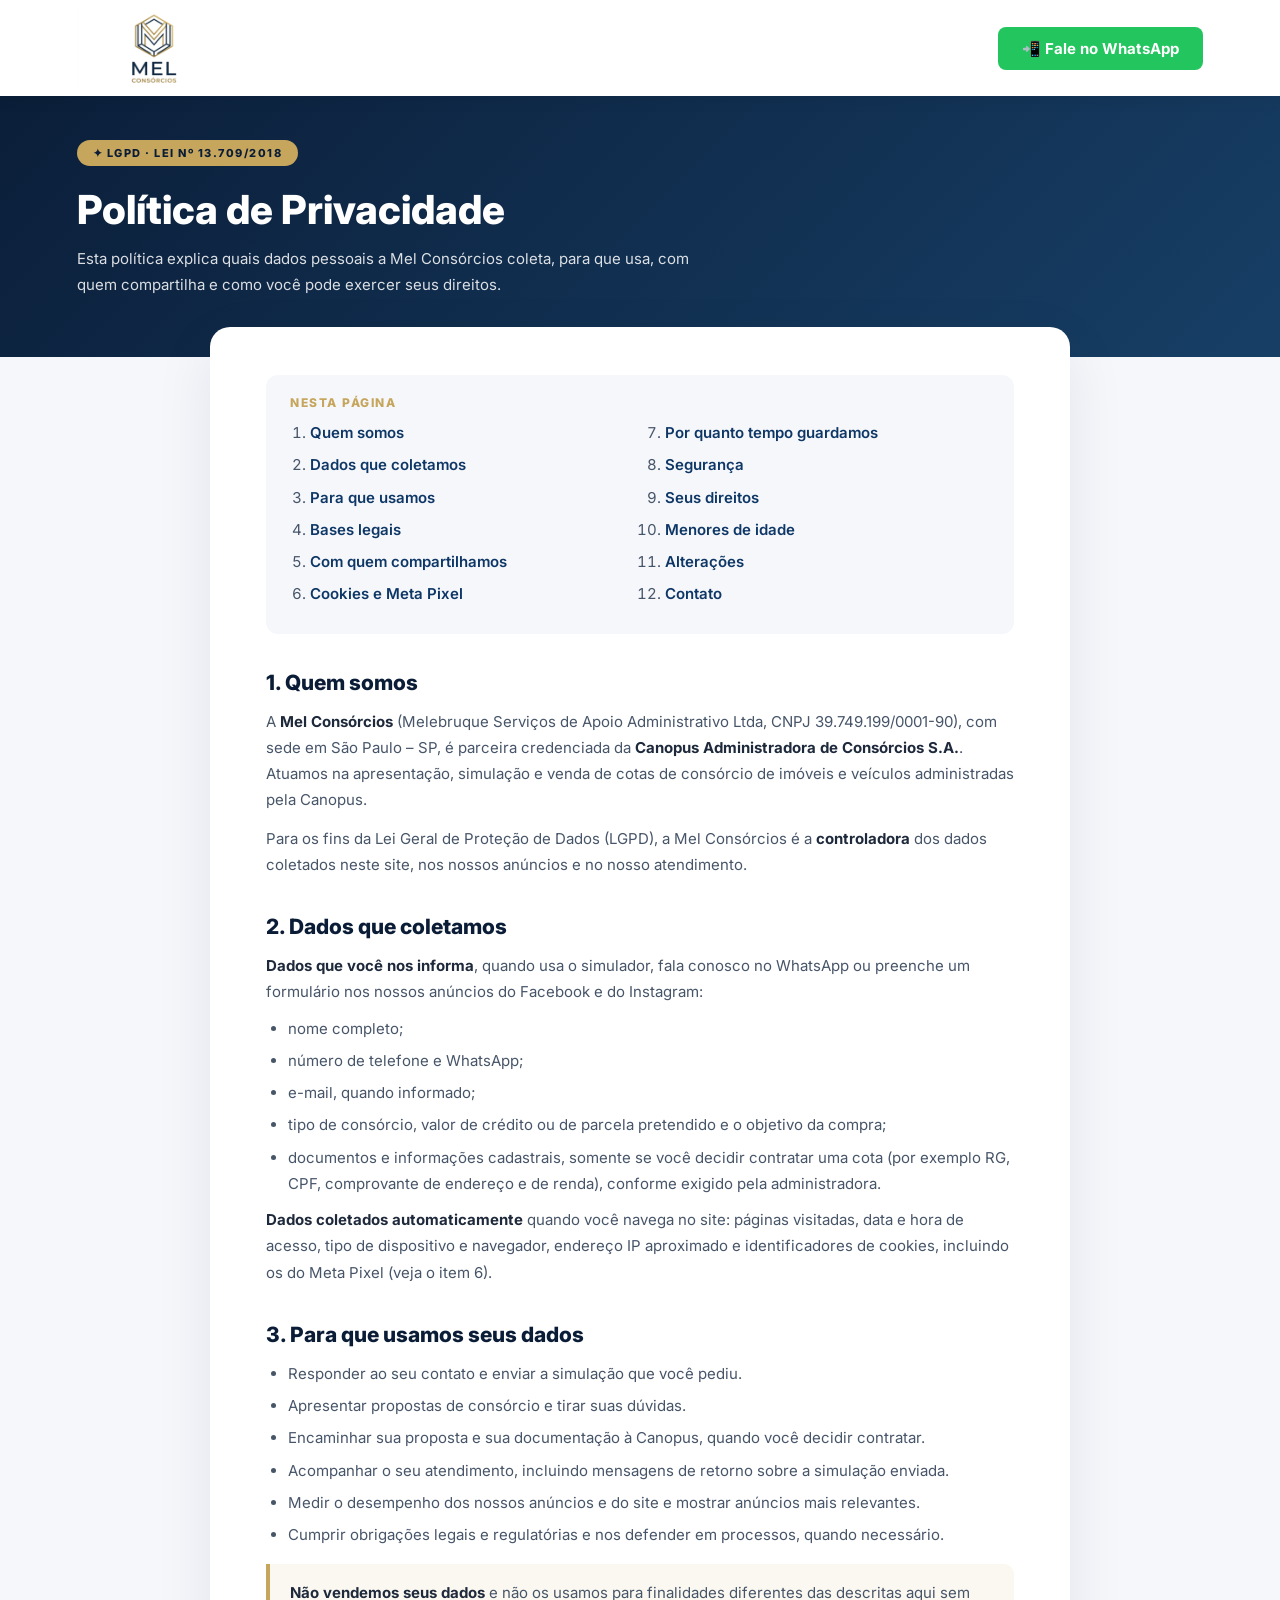
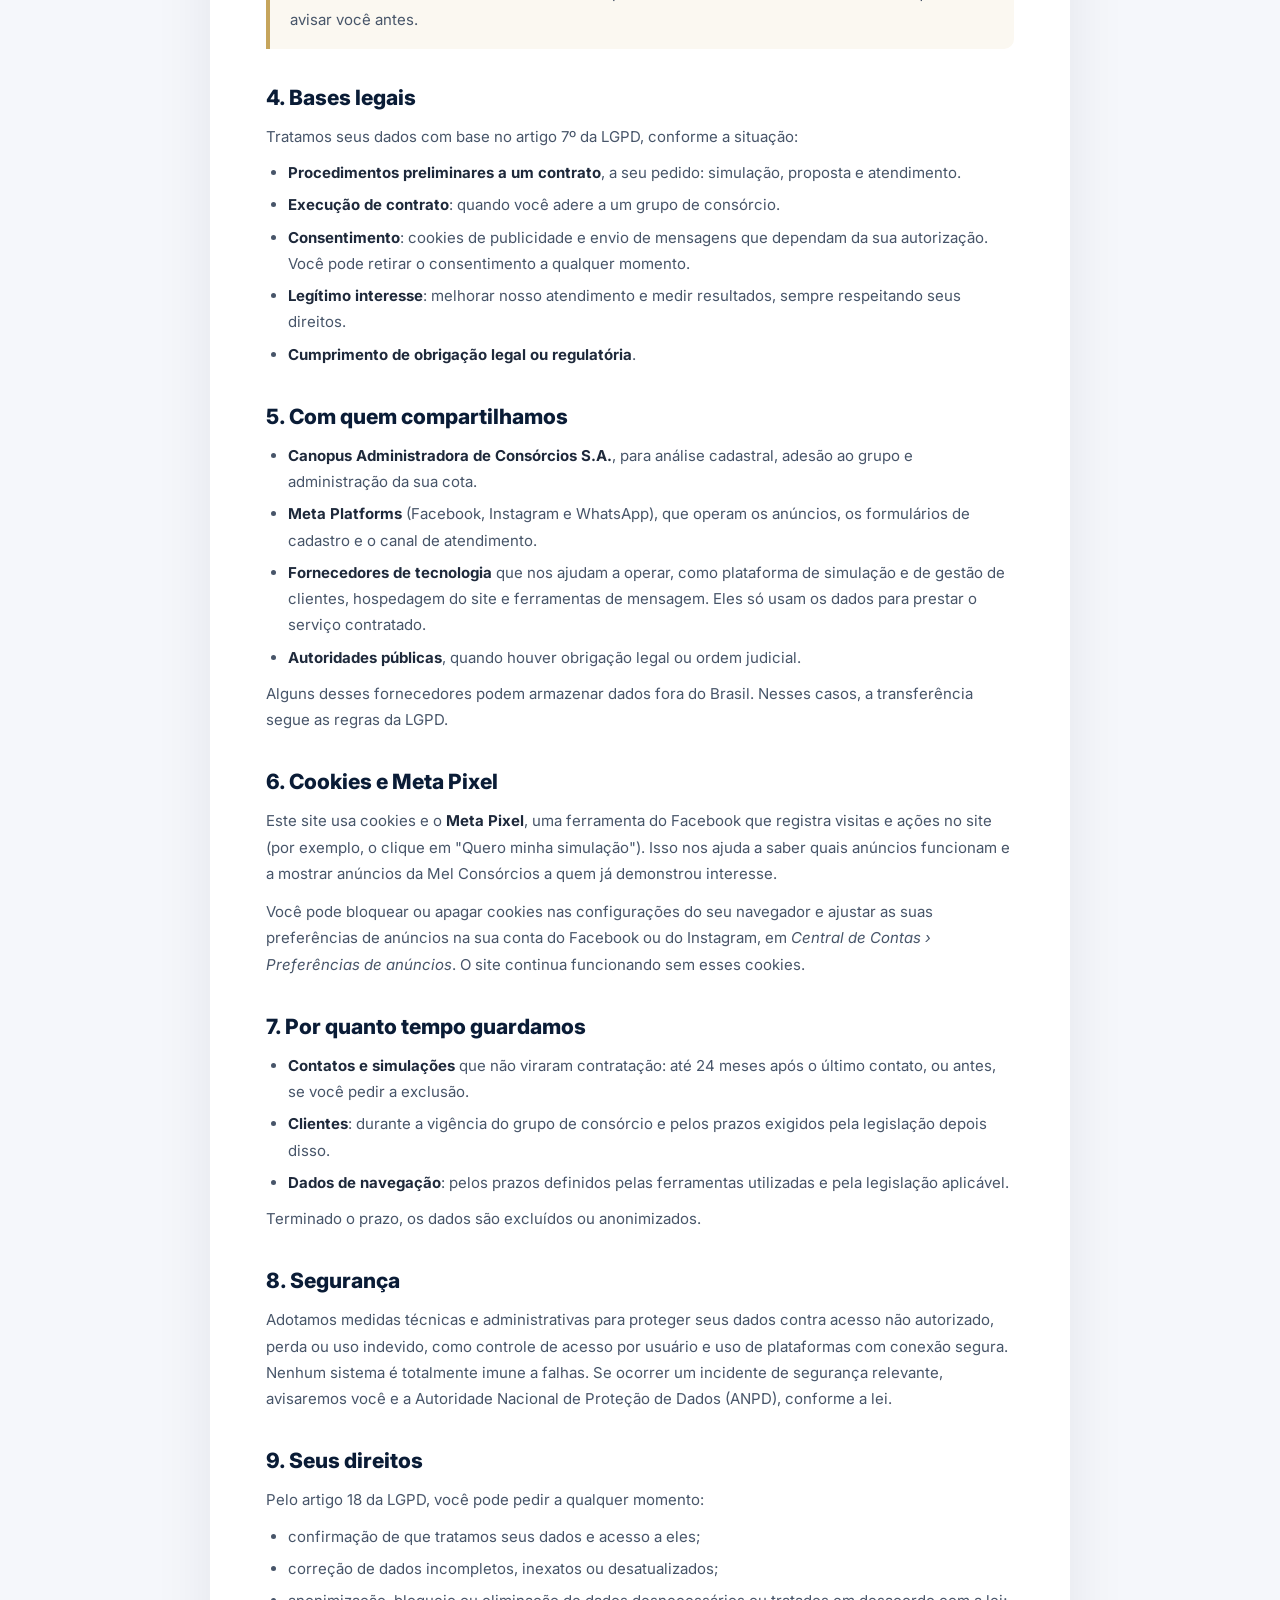
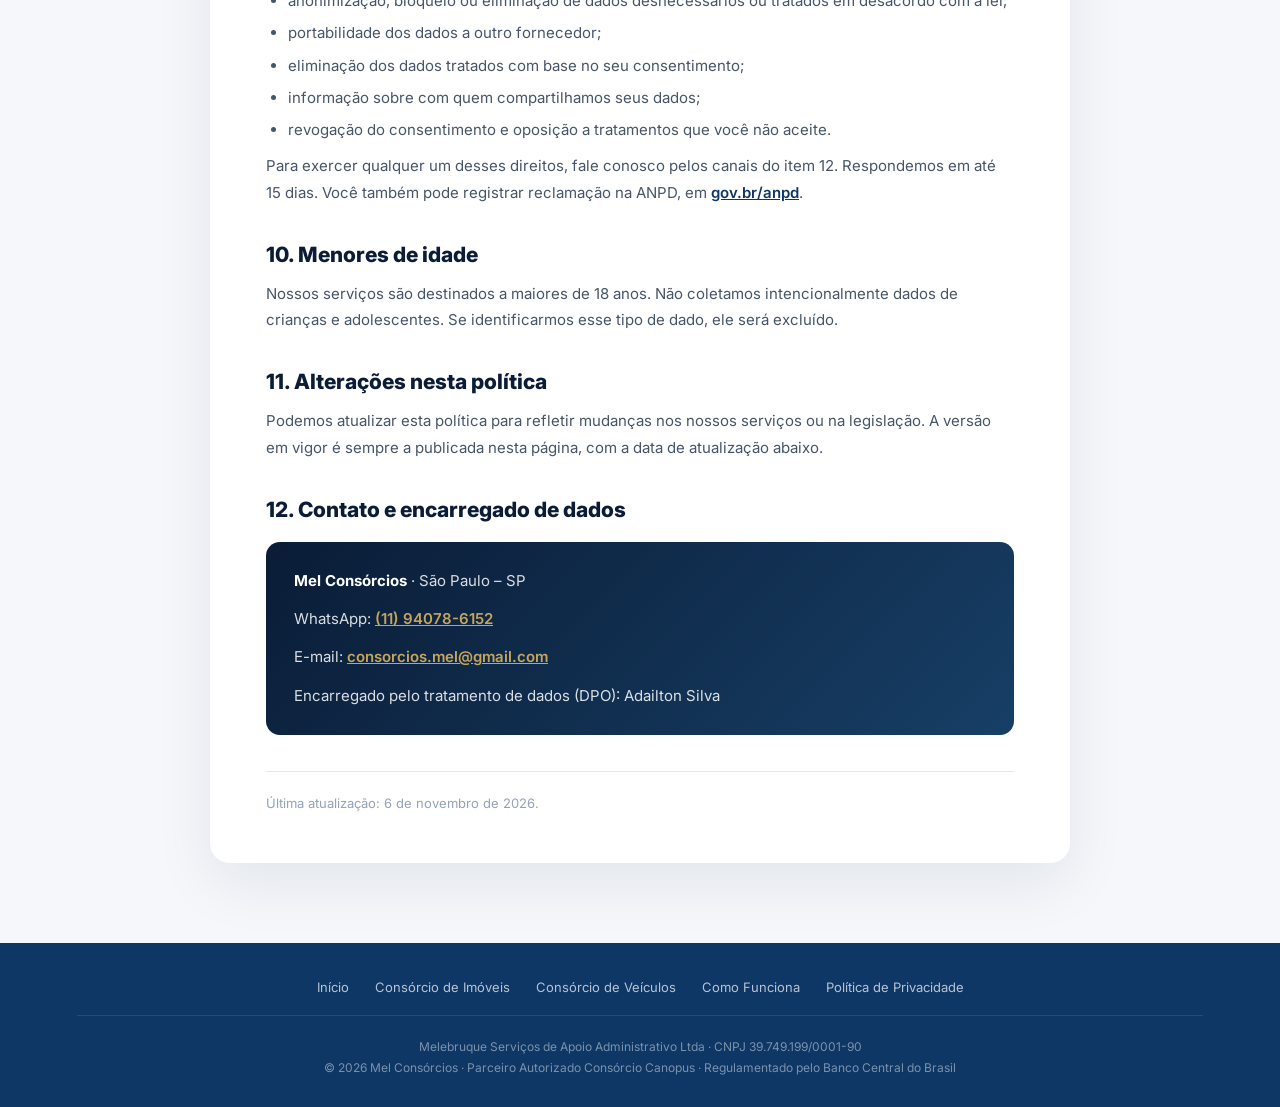
<file: politica-de-privacidade.html>
<!DOCTYPE html>
<html lang="pt-BR">

<head>
    <meta charset="UTF-8">
    <meta name="viewport" content="width=device-width, initial-scale=1.0">
    <title>Política de Privacidade | Mel Consórcios</title>
    <meta name="description" content="Saiba como a Mel Consórcios coleta, usa e protege seus dados pessoais, conforme a LGPD.">
    <meta name="robots" content="index, follow">
    <link href="https://fonts.googleapis.com/css2?family=Inter:wght@400;600;700;800&display=swap" rel="stylesheet">
    <style>
        *, *::before, *::after { margin: 0; padding: 0; box-sizing: border-box; }

        html, body {
            font-family: 'Inter', sans-serif;
            background: #f5f7fb;
            color: #1e293b;
            overflow-x: hidden;
            width: 100%;
        }

        /* ===== HEADER ===== */
        header {
            position: fixed;
            top: 0; left: 0; right: 0;
            z-index: 100;
            background: #fff;
            box-shadow: 0 2px 16px rgba(0, 0, 0, 0.08);
            display: flex;
            align-items: center;
            justify-content: space-between;
            padding: 6px 6%;
        }

        header img { height: 84px; width: auto; max-width: 240px; object-fit: contain; display: block; }

        .header-btn {
            display: flex;
            gap: 8px;
            background: #22c55e;
            color: #fff;
            font-weight: 700;
            font-size: 15px;
            padding: 12px 24px;
            border-radius: 8px;
            text-decoration: none;
            transition: background .2s, transform .2s;
            white-space: nowrap;
        }

        .header-btn:hover { background: #16a34a; transform: translateY(-1px); }

        /* ===== TOPO DA PÁGINA ===== */
        .page-hero {
            background: linear-gradient(135deg, #0a1c36 0%, #173f66 100%);
            color: #fff;
            padding: 140px 6% 60px;
        }

        .page-hero .tag {
            display: inline-block;
            background: #c6a55c;
            color: #0a1c36;
            font-size: 11px;
            font-weight: 800;
            letter-spacing: 1.5px;
            text-transform: uppercase;
            padding: 6px 16px;
            border-radius: 20px;
            margin-bottom: 22px;
        }

        .page-hero h1 {
            font-size: 40px;
            font-weight: 800;
            line-height: 1.1;
            margin-bottom: 14px;
        }

        .page-hero p {
            font-size: 15px;
            opacity: .85;
            max-width: 640px;
            line-height: 1.7;
        }

        /* ===== CONTEÚDO ===== */
        .politica {
            max-width: 860px;
            margin: -30px auto 80px;
            background: #fff;
            border-radius: 20px;
            box-shadow: 0 20px 60px rgba(10, 28, 54, 0.08);
            padding: 48px 56px;
            position: relative;
        }

        .indice {
            background: #f5f7fb;
            border-radius: 12px;
            padding: 20px 24px;
            margin-bottom: 36px;
        }

        .indice strong {
            display: block;
            font-size: 12px;
            font-weight: 800;
            letter-spacing: 1.5px;
            text-transform: uppercase;
            color: #c6a55c;
            margin-bottom: 10px;
        }

        .indice ol {
            columns: 2;
            column-gap: 30px;
            padding-left: 20px;
            font-size: 14px;
            line-height: 1.9;
        }

        .indice a { color: #0a1c36; text-decoration: none; }
        .indice a:hover { color: #c6a55c; }

        .politica h2 {
            font-size: 21px;
            font-weight: 800;
            color: #0a1c36;
            margin: 36px 0 14px;
            scroll-margin-top: 100px;
        }

        .politica h2:first-of-type { margin-top: 0; }

        .politica p, .politica li {
            font-size: 15px;
            line-height: 1.75;
            color: #475569;
        }

        .politica p + p { margin-top: 12px; }

        .politica ul {
            padding-left: 22px;
            margin: 10px 0;
        }

        .politica li { margin-bottom: 6px; }
        .politica li strong, .politica p strong { color: #1e293b; }

        .politica a { color: #0e3766; font-weight: 600; }

        .destaque {
            border-left: 4px solid #c6a55c;
            background: #fbf8f1;
            padding: 16px 20px;
            border-radius: 0 10px 10px 0;
            margin: 16px 0;
        }

        .contato-box {
            background: linear-gradient(135deg, #0a1c36 0%, #173f66 100%);
            color: #fff;
            border-radius: 14px;
            padding: 26px 28px;
            margin-top: 20px;
        }

        .contato-box p { color: rgba(255, 255, 255, .85); }
        .politica .contato-box strong { color: #fff; }
        .contato-box a { color: #c6a55c; }

        .atualizacao {
            margin-top: 36px;
            padding-top: 20px;
            border-top: 1px solid #e2e8f0;
            font-size: 13px !important;
            color: #94a3b8 !important;
        }

        /* ===== FOOTER ===== */
        footer {
            background: #0e3766;
            color: #fff;
            padding: 36px 6% 28px;
            text-align: center;
        }

        footer nav {
            display: flex;
            justify-content: center;
            flex-wrap: wrap;
            gap: 10px 26px;
            margin-bottom: 20px;
        }

        footer nav a {
            font-size: 13px;
            color: rgba(255, 255, 255, 0.7);
            text-decoration: none;
        }

        footer nav a:hover { color: #c6a55c; }

        .footer-bottom {
            border-top: 1px solid rgba(255, 255, 255, 0.1);
            padding-top: 20px;
            font-size: 12px;
            color: rgba(255, 255, 255, 0.45);
            line-height: 1.8;
        }

        /* ===== RESPONSIVO ===== */
        @media (max-width: 760px) {
            header { padding: 6px 5%; }
            header img { height: 60px; }
            .header-btn { padding: 10px 16px; font-size: 14px; }
            .page-hero { padding: 110px 5% 50px; }
            .page-hero h1 { font-size: 30px; }
            .politica { margin: -24px 4% 50px; padding: 30px 22px; border-radius: 16px; }
            .indice ol { columns: 1; }
        }
    </style>

    <!-- Meta Pixel Code -->
    <script>
    !function(f,b,e,v,n,t,s)
    {if(f.fbq)return;n=f.fbq=function(){n.callMethod?
    n.callMethod.apply(n,arguments):n.queue.push(arguments)};
    if(!f._fbq)f._fbq=n;n.push=n;n.loaded=!0;n.version='2.0';
    n.queue=[];t=b.createElement(e);t.async=!0;
    t.src=v;s=b.getElementsByTagName(e)[0];
    s.parentNode.insertBefore(t,s)}(window, document,'script',
    'https://connect.facebook.net/en_US/fbevents.js');
    fbq('init', '809733666063952');
    fbq('track', 'PageView');
    </script>
    <noscript><img height="1" width="1" style="display:none"
    src="https://www.facebook.com/tr?id=809733666063952&ev=PageView&noscript=1"
    /></noscript>
    <!-- End Meta Pixel Code -->
</head>

<body>

    <header>
        <a href="index.html"><img src="mel.png" alt="Mel Consórcios"></a>
        <a href="https://w.app/sitemelconsorcios" target="_blank" rel="noopener" class="header-btn">📲 Fale no WhatsApp</a>
    </header>

    <section class="page-hero">
        <span class="tag">✦ LGPD · Lei nº 13.709/2018</span>
        <h1>Política de Privacidade</h1>
        <p>Esta política explica quais dados pessoais a Mel Consórcios coleta, para que usa, com quem compartilha e como você pode exercer seus direitos.</p>
    </section>

    <main class="politica">

        <nav class="indice" aria-label="Índice">
            <strong>Nesta página</strong>
            <ol>
                <li><a href="#quem-somos">Quem somos</a></li>
                <li><a href="#dados">Dados que coletamos</a></li>
                <li><a href="#finalidades">Para que usamos</a></li>
                <li><a href="#bases-legais">Bases legais</a></li>
                <li><a href="#compartilhamento">Com quem compartilhamos</a></li>
                <li><a href="#cookies">Cookies e Meta Pixel</a></li>
                <li><a href="#retencao">Por quanto tempo guardamos</a></li>
                <li><a href="#seguranca">Segurança</a></li>
                <li><a href="#direitos">Seus direitos</a></li>
                <li><a href="#menores">Menores de idade</a></li>
                <li><a href="#alteracoes">Alterações</a></li>
                <li><a href="#contato">Contato</a></li>
            </ol>
        </nav>

        <h2 id="quem-somos">1. Quem somos</h2>
        <p>A <strong>Mel Consórcios</strong> (Melebruque Serviços de Apoio Administrativo Ltda, CNPJ 39.749.199/0001-90), com sede em São Paulo – SP, é parceira credenciada da <strong>Canopus Administradora de Consórcios S.A.</strong>. Atuamos na apresentação, simulação e venda de cotas de consórcio de imóveis e veículos administradas pela Canopus.</p>
        <p>Para os fins da Lei Geral de Proteção de Dados (LGPD), a Mel Consórcios é a <strong>controladora</strong> dos dados coletados neste site, nos nossos anúncios e no nosso atendimento.</p>

        <h2 id="dados">2. Dados que coletamos</h2>
        <p><strong>Dados que você nos informa</strong>, quando usa o simulador, fala conosco no WhatsApp ou preenche um formulário nos nossos anúncios do Facebook e do Instagram:</p>
        <ul>
            <li>nome completo;</li>
            <li>número de telefone e WhatsApp;</li>
            <li>e-mail, quando informado;</li>
            <li>tipo de consórcio, valor de crédito ou de parcela pretendido e o objetivo da compra;</li>
            <li>documentos e informações cadastrais, somente se você decidir contratar uma cota (por exemplo RG, CPF, comprovante de endereço e de renda), conforme exigido pela administradora.</li>
        </ul>
        <p><strong>Dados coletados automaticamente</strong> quando você navega no site: páginas visitadas, data e hora de acesso, tipo de dispositivo e navegador, endereço IP aproximado e identificadores de cookies, incluindo os do Meta Pixel (veja o item 6).</p>

        <h2 id="finalidades">3. Para que usamos seus dados</h2>
        <ul>
            <li>Responder ao seu contato e enviar a simulação que você pediu.</li>
            <li>Apresentar propostas de consórcio e tirar suas dúvidas.</li>
            <li>Encaminhar sua proposta e sua documentação à Canopus, quando você decidir contratar.</li>
            <li>Acompanhar o seu atendimento, incluindo mensagens de retorno sobre a simulação enviada.</li>
            <li>Medir o desempenho dos nossos anúncios e do site e mostrar anúncios mais relevantes.</li>
            <li>Cumprir obrigações legais e regulatórias e nos defender em processos, quando necessário.</li>
        </ul>
        <div class="destaque">
            <p><strong>Não vendemos seus dados</strong> e não os usamos para finalidades diferentes das descritas aqui sem avisar você antes.</p>
        </div>

        <h2 id="bases-legais">4. Bases legais</h2>
        <p>Tratamos seus dados com base no artigo 7º da LGPD, conforme a situação:</p>
        <ul>
            <li><strong>Procedimentos preliminares a um contrato</strong>, a seu pedido: simulação, proposta e atendimento.</li>
            <li><strong>Execução de contrato</strong>: quando você adere a um grupo de consórcio.</li>
            <li><strong>Consentimento</strong>: cookies de publicidade e envio de mensagens que dependam da sua autorização. Você pode retirar o consentimento a qualquer momento.</li>
            <li><strong>Legítimo interesse</strong>: melhorar nosso atendimento e medir resultados, sempre respeitando seus direitos.</li>
            <li><strong>Cumprimento de obrigação legal ou regulatória</strong>.</li>
        </ul>

        <h2 id="compartilhamento">5. Com quem compartilhamos</h2>
        <ul>
            <li><strong>Canopus Administradora de Consórcios S.A.</strong>, para análise cadastral, adesão ao grupo e administração da sua cota.</li>
            <li><strong>Meta Platforms</strong> (Facebook, Instagram e WhatsApp), que operam os anúncios, os formulários de cadastro e o canal de atendimento.</li>
            <li><strong>Fornecedores de tecnologia</strong> que nos ajudam a operar, como plataforma de simulação e de gestão de clientes, hospedagem do site e ferramentas de mensagem. Eles só usam os dados para prestar o serviço contratado.</li>
            <li><strong>Autoridades públicas</strong>, quando houver obrigação legal ou ordem judicial.</li>
        </ul>
        <p>Alguns desses fornecedores podem armazenar dados fora do Brasil. Nesses casos, a transferência segue as regras da LGPD.</p>

        <h2 id="cookies">6. Cookies e Meta Pixel</h2>
        <p>Este site usa cookies e o <strong>Meta Pixel</strong>, uma ferramenta do Facebook que registra visitas e ações no site (por exemplo, o clique em "Quero minha simulação"). Isso nos ajuda a saber quais anúncios funcionam e a mostrar anúncios da Mel Consórcios a quem já demonstrou interesse.</p>
        <p>Você pode bloquear ou apagar cookies nas configurações do seu navegador e ajustar as suas preferências de anúncios na sua conta do Facebook ou do Instagram, em <em>Central de Contas › Preferências de anúncios</em>. O site continua funcionando sem esses cookies.</p>

        <h2 id="retencao">7. Por quanto tempo guardamos</h2>
        <ul>
            <li><strong>Contatos e simulações</strong> que não viraram contratação: até 24 meses após o último contato, ou antes, se você pedir a exclusão.</li>
            <li><strong>Clientes</strong>: durante a vigência do grupo de consórcio e pelos prazos exigidos pela legislação depois disso.</li>
            <li><strong>Dados de navegação</strong>: pelos prazos definidos pelas ferramentas utilizadas e pela legislação aplicável.</li>
        </ul>
        <p>Terminado o prazo, os dados são excluídos ou anonimizados.</p>

        <h2 id="seguranca">8. Segurança</h2>
        <p>Adotamos medidas técnicas e administrativas para proteger seus dados contra acesso não autorizado, perda ou uso indevido, como controle de acesso por usuário e uso de plataformas com conexão segura. Nenhum sistema é totalmente imune a falhas. Se ocorrer um incidente de segurança relevante, avisaremos você e a Autoridade Nacional de Proteção de Dados (ANPD), conforme a lei.</p>

        <h2 id="direitos">9. Seus direitos</h2>
        <p>Pelo artigo 18 da LGPD, você pode pedir a qualquer momento:</p>
        <ul>
            <li>confirmação de que tratamos seus dados e acesso a eles;</li>
            <li>correção de dados incompletos, inexatos ou desatualizados;</li>
            <li>anonimização, bloqueio ou eliminação de dados desnecessários ou tratados em desacordo com a lei;</li>
            <li>portabilidade dos dados a outro fornecedor;</li>
            <li>eliminação dos dados tratados com base no seu consentimento;</li>
            <li>informação sobre com quem compartilhamos seus dados;</li>
            <li>revogação do consentimento e oposição a tratamentos que você não aceite.</li>
        </ul>
        <p>Para exercer qualquer um desses direitos, fale conosco pelos canais do item 12. Respondemos em até 15 dias. Você também pode registrar reclamação na ANPD, em <a href="https://www.gov.br/anpd" target="_blank" rel="noopener">gov.br/anpd</a>.</p>

        <h2 id="menores">10. Menores de idade</h2>
        <p>Nossos serviços são destinados a maiores de 18 anos. Não coletamos intencionalmente dados de crianças e adolescentes. Se identificarmos esse tipo de dado, ele será excluído.</p>

        <h2 id="alteracoes">11. Alterações nesta política</h2>
        <p>Podemos atualizar esta política para refletir mudanças nos nossos serviços ou na legislação. A versão em vigor é sempre a publicada nesta página, com a data de atualização abaixo.</p>

        <h2 id="contato">12. Contato e encarregado de dados</h2>
        <div class="contato-box">
            <p><strong>Mel Consórcios</strong> · São Paulo – SP</p>
            <p>WhatsApp: <a href="https://w.app/sitemelconsorcios" target="_blank" rel="noopener">(11) 94078-6152</a></p>
            <p>E-mail: <a href="mailto:consorcios.mel@gmail.com">consorcios.mel@gmail.com</a></p>
            <p>Encarregado pelo tratamento de dados (DPO): Adailton Silva</p>
        </div>

        <p class="atualizacao">Última atualização: 6 de novembro de 2026.</p>
    </main>

    <footer>
        <nav aria-label="Rodapé">
            <a href="index.html">Início</a>
            <a href="consorcio-imoveis.html">Consórcio de Imóveis</a>
            <a href="consorcio-veiculos.html">Consórcio de Veículos</a>
            <a href="como-funciona.html">Como Funciona</a>
            <a href="politica-de-privacidade.html">Política de Privacidade</a>
        </nav>
        <div class="footer-bottom">
            <p>Melebruque Serviços de Apoio Administrativo Ltda · CNPJ 39.749.199/0001-90</p>
            <p>© 2026 Mel Consórcios · Parceiro Autorizado Consórcio Canopus · Regulamentado pelo Banco Central do Brasil</p>
        </div>
    </footer>

</body>

</html>
</file>
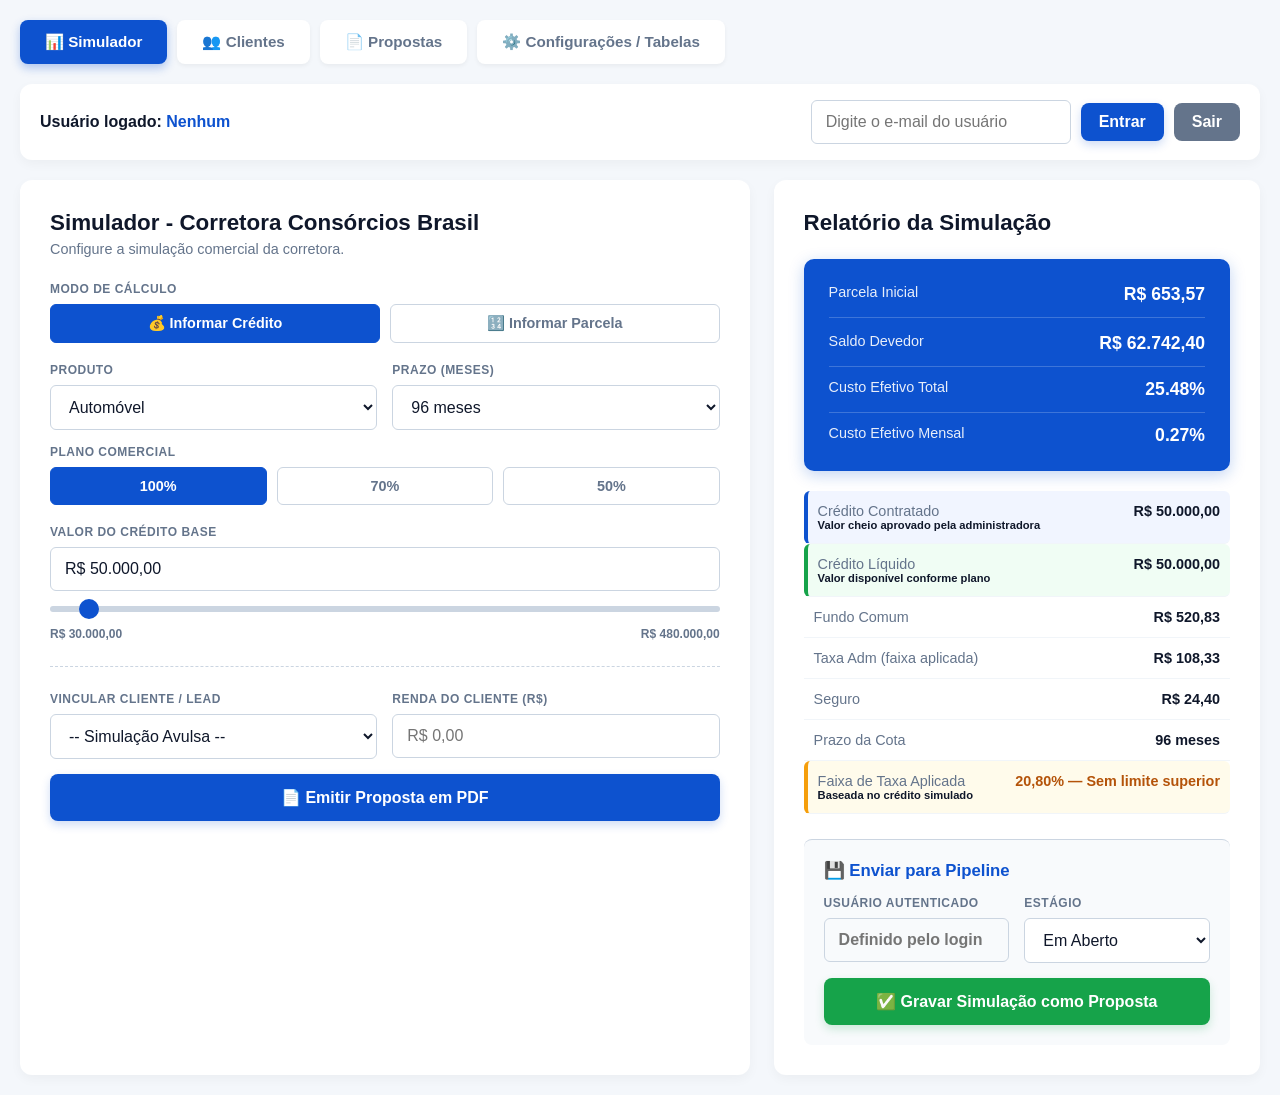
<file: seller.html>
<!DOCTYPE html>
<html lang="pt-BR">

<head>
    <meta charset="UTF-8">
    <meta name="viewport" content="width=device-width, initial-scale=1.0">
    <title>Consórcios - Simulador - CRM</title>
    <link rel="icon" href="icon-canopus.png" type="image/x-icon">
    <style>
        :root {
            --bg-color: #f4f7fb;
            --primary: #0D52CF;
            --primary-hover: #0b45b3;
            --text-dark: #0f172a;
            --text-muted: #64748b;
            --border-color: #cbd5e1;
            --card-bg: #ffffff;
            --danger: #ef4444;
            --success: #22c55e;
        }

        body {
            font-family: 'Inter', -apple-system, BlinkMacSystemFont, "Segoe UI", Roboto, sans-serif;
            background-color: var(--bg-color);
            color: var(--text-dark);
            margin: 0;
            padding: 20px;
        }

        .container { max-width: 1300px; margin: 0 auto; }

        .tabs-header {
            display: flex; gap: 10px; margin-bottom: 20px; flex-wrap: wrap;
        }

        .tab-btn {
            background: var(--card-bg); border: 1px solid transparent;
            padding: 12px 24px; font-size: 0.95rem; font-weight: 700;
            border-radius: 8px; cursor: pointer; color: var(--text-muted);
            box-shadow: 0 2px 4px rgba(0,0,0,0.05); transition: all 0.2s;
            display: flex; align-items: center; gap: 8px;
        }
        .tab-btn.active { background: var(--primary); color: white; box-shadow: 0 4px 10px rgba(13,82,207,0.3); }

        .view-content { display: none; }
        .view-content.active { display: block; animation: fadeIn 0.3s ease; }

        @keyframes fadeIn {
            from { opacity: 0; transform: translateY(5px); }
            to   { opacity: 1; transform: translateY(0); }
        }

        .grid-2 { display: grid; grid-template-columns: 1.2fr 0.8fr; gap: 24px; }

        .card {
            background: var(--card-bg); padding: 30px; border-radius: 12px;
            box-shadow: 0 4px 12px rgba(0,0,0,0.04);
        }
        .card h2 { margin-top: 0; font-size: 1.4rem; color: var(--text-dark); margin-bottom: 5px; }
        .card p.subtitle { color: var(--text-muted); margin-top: 0; font-size: 0.9rem; margin-bottom: 25px; }

        .form-row { display: flex; gap: 15px; margin-bottom: 15px; }
        .form-group { flex: 1; display: flex; flex-direction: column; }

        .form-label {
            font-size: 0.75rem; font-weight: 700; color: var(--text-muted);
            text-transform: uppercase; margin-bottom: 8px; letter-spacing: 0.5px;
        }

        .toggle-group { display: flex; gap: 10px; border-radius: 8px; }
        .toggle-btn {
            flex: 1; padding: 10px; text-align: center;
            border: 1px solid var(--border-color); background: white;
            border-radius: 6px; cursor: pointer; font-weight: 600;
            color: var(--text-muted); transition: 0.2s; font-size: 0.9rem;
        }
        .toggle-btn.active { background: var(--primary); color: white; border-color: var(--primary); }

        .input-control {
            padding: 12px 14px; border: 1px solid var(--border-color);
            border-radius: 6px; font-size: 1rem; color: var(--text-dark);
            background: white; outline: none; box-sizing: border-box; width: 100%;
        }
        .input-control:focus { border-color: var(--primary); }
        .input-control[readonly] {
            background: #f8fafc; color: var(--text-muted);
            font-weight: 600; cursor: not-allowed;
        }

        .main-btn {
            width: 100%; padding: 14px; background: var(--primary); color: white;
            border: none; border-radius: 8px; font-size: 1rem; font-weight: 700;
            cursor: pointer; transition: 0.2s; margin-top: 10px;
            box-shadow: 0 4px 10px rgba(13,82,207,0.2);
        }
        .main-btn:hover { background: var(--primary-hover); }

        input[type="range"] {
            -webkit-appearance: none; width: 100%; height: 6px;
            background: var(--border-color); border-radius: 3px; outline: none; margin: 15px 0;
        }
        input[type="range"]::-webkit-slider-thumb {
            -webkit-appearance: none; appearance: none; width: 20px; height: 20px;
            border-radius: 50%; background: var(--primary); cursor: pointer;
        }

        .range-labels {
            display: flex; justify-content: space-between;
            font-size: 0.75rem; color: var(--text-muted); font-weight: 600;
        }

        .relatorio-hero {
            background: var(--primary); border-radius: 10px; padding: 25px;
            color: white; box-shadow: 0 4px 15px rgba(13,82,207,0.25); margin-bottom: 20px;
        }
        .line-hero {
            display: flex; justify-content: space-between;
            padding-bottom: 12px; margin-bottom: 12px;
            border-bottom: 1px solid rgba(255,255,255,0.2);
        }
        .line-hero:last-child { border-bottom: none; margin-bottom: 0; padding-bottom: 0; }
        .text-hero-label { font-size: 0.9rem; font-weight: 500; opacity: 0.9; }
        .text-hero-val { font-size: 1.1rem; font-weight: 700; }
        .hero-main { font-size: 1.25rem; font-weight: 700; margin-bottom: 15px; }

        .lista-detalhes { list-style: none; padding: 0; margin: 0; }
        .linha-detalhe {
            display: flex; justify-content: space-between;
            padding: 12px 10px; border-bottom: 1px solid #f1f5f9;
            font-size: 0.9rem; color: var(--text-muted);
        }
        .linha-detalhe span:last-child { font-weight: 600; color: var(--text-dark); }
        .linha-contratado { background: #f1f5ff; border-left: 4px solid #0D52CF; border-radius: 6px; }
        .linha-liquido    { background: #f0fdf4; border-left: 4px solid #16a34a; border-radius: 6px; }
        .label-mini { display: block; font-size: 0.7rem; color: var(--text-muted); font-weight: 500; }

        table {
            width: 100%; border-collapse: collapse; margin-top: 15px;
            background: white; border-radius: 8px; overflow: hidden;
            border: 1px solid var(--border-color);
        }
        th, td {
            text-align: center; padding: 10px 8px;
            border-bottom: 1px solid var(--border-color); font-size: 0.88rem;
        }
        th { background: #f8fafc; color: var(--text-muted); font-weight: 700; }

        .td-input {
            padding: 7px 6px; text-align: center; font-weight: 600;
            border: 1px solid var(--border-color); border-radius: 4px;
            box-sizing: border-box; font-size: 0.85rem;
        }
        .td-input:focus { border-color: var(--primary); outline: none; }
        .td-input-prazo  { width: 70px; }
        .td-input-cred   { width: 130px; }
        .td-input-taxa   { width: 80px; }

        .badge { display: inline-block; padding: 4px 8px; border-radius: 6px; font-size: 0.75rem; font-weight: 700; }
        .bg-aberto    { background: #e0f2fe; color: #0284c7; }
        .bg-analise   { background: #fef08a; color: #a16207; }
        .bg-fechada   { background: #dcfce7; color: #166534; }
        .bg-declinada { background: #fee2e2; color: #b91c1c; }

        .alerta-renda {
            background-color: #fee2e2; color: #991b1b; padding: 15px;
            border-radius: 8px; border: 1px solid #f87171; font-size: 0.95rem;
            font-weight: 600; margin-bottom: 15px; display: none; line-height: 1.5;
        }

        .btn-excluir {
            background: none; border: none; cursor: pointer; font-size: 1rem;
            color: var(--danger); padding: 3px 7px; border-radius: 4px; transition: background 0.2s;
        }
        .btn-excluir:hover { background: #fee2e2; }

        /* Botão + Faixa pequeno */
        .btn-add-faixa {
            background: #e0f2fe; color: #0284c7; border: 1px solid #bae6fd;
            border-radius: 5px; font-size: 0.75rem; font-weight: 700;
            padding: 4px 9px; cursor: pointer; white-space: nowrap;
            transition: background 0.2s;
        }
        .btn-add-faixa:hover { background: #bae6fd; }

        /* Linha de separação de grupo de prazo */
        tr.prazo-group-header td {
            background: #f1f5ff;
            font-weight: 700;
            color: var(--primary);
            border-top: 2px solid #c7d7f8;
        }

        /* Linha de faixa dentro de um prazo */
        tr.faixa-row td { background: #fafcff; }
        tr.faixa-row:hover td { background: #f0f4ff; }

        /* Linha última faixa (infinito) */
        tr.faixa-inf td { background: #f0fdf4; }

        .login-card { margin-bottom: 20px; padding: 16px 20px; }
        .login-wrap { display: flex; justify-content: space-between; align-items: center; gap: 15px; flex-wrap: wrap; }
        .login-actions { display: flex; gap: 10px; flex-wrap: wrap; align-items: center; }
        .btn-secondary { width: auto; margin-top: 0; padding: 10px 18px; background: #64748b; box-shadow: none; }
        .btn-inline    { width: auto; margin-top: 0; padding: 10px 18px; }

        /* Tabela de config com largura total */
        .tabela-container { background: var(--card-bg); padding: 24px; border-radius: 12px; box-shadow: 0 4px 12px rgba(0,0,0,0.04); }
        .tabela-container h3 { margin-top: 0; color: var(--text-dark); display: flex; justify-content: space-between; align-items: center; }

        @media print {
            .tabs-header, .main-btn, input[type="range"], .range-labels,
            #painel-salvar-prop, .login-card { display: none !important; }
            .grid-2 { grid-template-columns: 1fr; }
            body { background: white; padding: 0; }
            .card { box-shadow: none; border: 1px solid #ccc; }
        }
    </style>
</head>

<body>
<div class="container">

    <!-- TABS -->
    <div class="tabs-header">
        <button id="tab-sim"  class="tab-btn active" onclick="switchTab('sim')">📊 Simulador</button>
        <button id="tab-cli"  class="tab-btn"        onclick="switchTab('cli')">👥 Clientes</button>
        <button id="tab-prop" class="tab-btn"        onclick="switchTab('prop')">📄 Propostas</button>
        <button id="tab-cfg"  class="tab-btn"        onclick="switchTab('cfg')">⚙️ Configurações / Tabelas</button>
    </div>

    <!-- LOGIN -->
    <div class="card login-card">
        <div class="login-wrap">
            <div>
                <strong>Usuário logado:</strong>
                <span id="lbl-usuario-logado" style="color:var(--primary);font-weight:700;">Nenhum</span>
            </div>
            <div class="login-actions">
                <input type="text" id="login-email" class="input-control"
                       placeholder="Digite o e-mail do usuário" style="width:260px;">
                <button class="main-btn btn-inline" onclick="loginUsuarioPorEmail()">Entrar</button>
                <button class="main-btn btn-secondary" onclick="logoutUsuario()">Sair</button>
            </div>
        </div>
    </div>

    <!-- ====== VIEW SIMULADOR ====== -->
    <div id="view-sim" class="view-content active">
        <div class="grid-2">
            <div class="card">
                <h2 id="lbl-nome-empresa-simulador">Simulador de Consórcio</h2>
                <p class="subtitle">Configure a simulação comercial da corretora.</p>

                <div class="form-group" style="margin-bottom:20px;">
                    <label class="form-label">Modo de Cálculo</label>
                    <div class="toggle-group">
                        <div class="toggle-btn active" id="btn-modo-credito" onclick="setModo('credito')">💰 Informar Crédito</div>
                        <div class="toggle-btn"        id="btn-modo-parcela" onclick="setModo('parcela')">🔢 Informar Parcela</div>
                    </div>
                </div>

                <div class="form-row">
                    <div class="form-group">
                        <label class="form-label">Produto</label>
                        <select class="input-control" id="sim-produto" onchange="quandoMudarProduto()">
                            <option value="AUTOMOVEL">Automóvel</option>
                            <option value="IMOVEIS">Imóveis</option>
                        </select>
                    </div>
                    <div class="form-group">
                        <label class="form-label">Prazo (Meses)</label>
                        <select class="input-control" id="sim-prazo" onchange="calcular()"></select>
                    </div>
                </div>

                <div class="form-group" style="margin-bottom:20px;">
                    <label class="form-label">Plano Comercial</label>
                    <div class="toggle-group">
                        <div class="toggle-btn active" id="btn-plano-1"  onclick="setPlano(1)">100%</div>
                        <div class="toggle-btn"        id="btn-plano-07" onclick="setPlano(0.7)">70%</div>
                        <div class="toggle-btn"        id="btn-plano-05" onclick="setPlano(0.5)">50%</div>
                    </div>
                </div>

                <div class="form-group" style="margin-bottom:20px;">
                    <label class="form-label" id="lbl-valor-base">Valor do Crédito Base</label>
                    <input type="text" id="sim-valor-input" class="input-control" oninput="maskMoeda(this)">
                    <input type="range" id="sim-valor-range" oninput="syncRange(this.value)">
                    <div class="range-labels">
                        <span id="range-min-lbl">R$ 0</span>
                        <span id="range-max-lbl">R$ 0</span>
                    </div>
                </div>

                <div class="form-row" style="margin-top:25px;padding-top:25px;border-top:1px dashed var(--border-color);">
                    <div class="form-group">
                        <label class="form-label">Vincular Cliente / Lead</label>
                        <select class="input-control" id="sim-cliente-sel" onchange="aoSelecionarClienteSimulador()">
                            <option value="">-- Simulação Avulsa --</option>
                        </select>
                    </div>
                    <div class="form-group">
                        <label class="form-label">Renda do Cliente (R$)</label>
                        <input type="text" id="sim-renda-input" class="input-control"
                               oninput="maskMoedaGeneric(this); calcular();" placeholder="R$ 0,00">
                    </div>
                </div>

                <div id="alerta-renda" class="alerta-renda"></div>
                <button class="main-btn" onclick="window.print()" style="margin-top:0;">📄 Emitir Proposta em PDF</button>
            </div>

            <div class="card">
                <h2>Relatório da Simulação</h2><br>

                <div class="relatorio-hero">
                    <div class="line-hero hero-main">
                        <span class="text-hero-label">Parcela Inicial</span>
                        <span class="text-hero-val" id="res-d6">R$ 0,00</span>
                    </div>
                    <div class="line-hero">
                        <span class="text-hero-label">Saldo Devedor</span>
                        <span class="text-hero-val" id="res-d7">R$ 0,00</span>
                    </div>
                    <div class="line-hero">
                        <span class="text-hero-label">Custo Efetivo Total</span>
                        <span class="text-hero-val" id="res-d8">0,00%</span>
                    </div>
                    <div class="line-hero">
                        <span class="text-hero-label">Custo Efetivo Mensal</span>
                        <span class="text-hero-val" id="res-d9">0,00%</span>
                    </div>
                </div>

                <ul class="lista-detalhes">
                    <li class="linha-detalhe linha-contratado">
                        <span>Crédito Contratado<span class="label-mini">Valor cheio aprovado pela administradora</span></span>
                        <span id="res-credito-contratado">R$ 0,00</span>
                    </li>
                    <li class="linha-detalhe linha-liquido">
                        <span>Crédito Líquido<span class="label-mini">Valor disponível conforme plano</span></span>
                        <span id="res-cred">R$ 0,00</span>
                    </li>
                    <li class="linha-detalhe"><span>Fundo Comum</span><span id="res-d3">R$ 0,00</span></li>
                    <li class="linha-detalhe"><span>Taxa Adm (faixa aplicada)</span><span id="res-d4">R$ 0,00</span></li>
                    <li class="linha-detalhe"><span>Seguro</span><span id="res-d5">R$ 0,00</span></li>
                    <li class="linha-detalhe"><span>Prazo da Cota</span><span id="res-prazos">0 meses</span></li>
                    <li class="linha-detalhe" id="linha-faixa-aplicada" style="background:#fffbeb;border-left:4px solid #f59e0b;border-radius:6px;">
                        <span>Faixa de Taxa Aplicada<span class="label-mini">Baseada no crédito simulado</span></span>
                        <span id="res-faixa-info" style="color:#b45309;">—</span>
                    </li>
                </ul>

                <div id="painel-salvar-prop"
                     style="margin-top:25px;padding:20px;background:#f8fafc;border-radius:8px;border-top:1px solid var(--border-color);">
                    <h3 style="font-size:1.05rem;margin-top:0;color:var(--primary);margin-bottom:15px;">💾 Enviar para Pipeline</h3>
                    <div class="form-row" style="margin-bottom:10px;">
                        <div class="form-group">
                            <label class="form-label">Usuário autenticado</label>
                            <input type="text" id="sim-vendedor-save" class="input-control" readonly placeholder="Definido pelo login">
                        </div>
                        <div class="form-group">
                            <label class="form-label">Estágio</label>
                            <select id="sim-status-save" class="input-control">
                                <option value="Em Aberto">Em Aberto</option>
                                <option value="Enviada">Proposta Enviada</option>
                                <option value="Em Análise">Em Análise do Cliente</option>
                                <option value="Fechada">Fechada / Ganha</option>
                                <option value="Declinada">Declinada / Perdida</option>
                                <option value="Adiada">Adiada pela Renda</option>
                            </select>
                        </div>
                    </div>
                    <button class="main-btn" onclick="salvarPropostaNoCRM()"
                            style="background:#16a34a;margin-top:5px;box-shadow:0 4px 10px rgba(22,163,74,0.2);">
                        ✅ Gravar Simulação como Proposta
                    </button>
                </div>
            </div>
        </div>
    </div>

    <!-- ====== VIEW CLIENTES ====== -->
    <div id="view-cli" class="view-content">
        <div class="card">
            <h2>Gestão de Clientes e Leads</h2>
            <p class="subtitle">Cadastre clientes para vincular às propostas sem redigitar a renda.</p>
            <div class="form-row">
                <div class="form-group"><label class="form-label">Nome Completo *</label><input type="text" id="frm-cli-nome" class="input-control"></div>
                <div class="form-group"><label class="form-label">CPF (Opcional)</label><input type="text" id="frm-cli-cpf" class="input-control"></div>
            </div>
            <div class="form-row">
                <div class="form-group"><label class="form-label">WhatsApp *</label><input type="text" id="frm-cli-wpp" class="input-control" placeholder="(00) 00000-0000"></div>
                <div class="form-group"><label class="form-label">Renda Mensal Apurada (R$) *</label><input type="text" id="frm-cli-renda" class="input-control" oninput="maskMoedaGeneric(this)"></div>
            </div>
            <button class="main-btn" onclick="cadastrarCliente()" style="max-width:250px;">➕ Cadastrar Cliente</button>
            <h3 style="margin-top:40px;color:var(--primary);">Base de Clientes</h3>
            <table>
                <thead><tr><th>Nome</th><th>WhatsApp</th><th>CPF</th><th>Renda Confirmada</th><th>Excluir</th></tr></thead>
                <tbody id="tbl-body-clientes"></tbody>
            </table>
        </div>
    </div>

    <!-- ====== VIEW PROPOSTAS ====== -->
    <div id="view-prop" class="view-content">
        <div class="card">
            <h2>Pipeline de Vendas (Propostas)</h2>
            <p class="subtitle">Visão geral do comitê comercial da organização.</p>
            <table>
                <thead><tr><th>Data</th><th>Cliente</th><th>Responsável</th><th>Crédito</th><th>Estágio</th><th>Ação</th></tr></thead>
                <tbody id="tbl-body-propostas"></tbody>
            </table>
        </div>
    </div>

    <!-- ====== VIEW CONFIGURAÇÕES ====== -->
    <div id="view-cfg" class="view-content">

        <div class="grid-2">
            <div class="card">
                <h2>🏢 Dados da Empresa</h2>
                <p class="subtitle">Aparecerá nos cabeçalhos da organização.</p>
                <div class="form-group">
                    <label class="form-label">Nome Fantasia da Empresa</label>
                    <input type="text" class="input-control" id="cfg-empresa-nome">
                </div>
                <button class="main-btn" onclick="salvarEmpresaCRM()" style="max-width:200px;">💾 Salvar Empresa</button>
            </div>

            <div class="card">
                <h2>👥 Equipe Comercial</h2>
                <div class="form-group" style="margin-bottom:15px;"><label class="form-label">Nome</label><input type="text" id="frm-usr-nome" class="input-control"></div>
                <div class="form-row">
                    <div class="form-group"><label class="form-label">E-mail</label><input type="text" id="frm-usr-email" class="input-control"></div>
                    <div class="form-group">
                        <label class="form-label">Nível</label>
                        <select id="frm-usr-nivel" class="input-control">
                            <option>Vendedor</option><option>Supervisor</option><option>Gerente</option>
                        </select>
                    </div>
                </div>
                <button class="main-btn" onclick="cadastrarUsuarioCRM()">Adicionar Membro</button>
                <h3 style="margin-top:25px;border-bottom:1px solid var(--border-color);padding-bottom:10px;">Vendedores Ativos</h3>
                <table style="margin-top:10px;border:none;box-shadow:none;"><tbody id="tbl-body-usuarios"></tbody></table>
            </div>
        </div>

        <br>

        <!-- TABELAS MESTRE - layout lado a lado -->
        <div style="display:grid; grid-template-columns:1fr 1fr; gap:24px;">

            <!-- ===== AUTOMÓVEL ===== -->
            <div class="tabela-container">
                <h3>
                    <span>🚗 TABELA MESTRE: AUTOMÓVEL</span>
                    <button class="btn-add-faixa" style="font-size:0.85rem;padding:6px 14px;"
                            onclick="addPrazoTabela('AUTOMOVEL')">+ Prazo</button>
                </h3>

                <div style="margin-bottom:15px;">
                    <label class="form-label" style="margin:0 0 6px 0;">Taxa Seguro Vida (%) Mensal</label>
                    <input type="text" class="td-input" style="width:110px;" id="cfg-seguro-auto" onblur="salvarTabela()">
                </div>

                <table>
                    <thead>
                        <tr>
                            <th>Prazo</th>
                            <th>Crédito Até (R$)</th>
                            <th>Tx ADM (%)</th>
                            <th style="width:30px;"></th>
                            <th style="width:30px;"></th>
                        </tr>
                    </thead>
                    <tbody id="tbl-body-auto"></tbody>
                </table>
            </div>

            <!-- ===== IMÓVEIS ===== -->
            <div class="tabela-container">
                <h3>
                    <span>🏠 TABELA MESTRE: IMÓVEIS</span>
                    <button class="btn-add-faixa" style="font-size:0.85rem;padding:6px 14px;"
                            onclick="addPrazoTabela('IMOVEIS')">+ Prazo</button>
                </h3>

                <div style="margin-bottom:15px;">
                    <label class="form-label" style="margin:0 0 6px 0;">Taxa Seguro Vida (%) Mensal</label>
                    <input type="text" class="td-input" style="width:110px;" id="cfg-seguro-imoveis" onblur="salvarTabela()">
                </div>

                <table>
                    <thead>
                        <tr>
                            <th>Prazo</th>
                            <th>Tx ADM (%)</th>
                            <th style="width:30px;"></th>
                        </tr>
                    </thead>
                    <tbody id="tbl-body-imoveis"></tbody>
                </table>
            </div>

        </div>
    </div><!-- fim view-cfg -->

</div><!-- fim container -->

<script>
// ============================================================
// ESTRUTURA DE DADOS
//
// AUTOMÓVEL: cada prazo tem um array de faixas ordenadas por creditoAte.
//   A última faixa SEMPRE tem creditoAte = Infinity (sem limite).
//
// IMOVEIS: mantém estrutura simples { prazo: taxa }
//
// Exemplo AUTOMÓVEL:
// {
//   AUTOMOVEL: {
//     seguro: 0.04880,
//     taxas: {
//       86: [
//         { creditoAte: 100000, taxa: 19.80 },
//         { creditoAte: Infinity, taxa: 16.50 }
//       ]
//     }
//   }
// }
// ============================================================

let DATA_TAXAS = {
    AUTOMOVEL: {
        seguro: 0.04880,
        taxas: {
            36: [{ creditoAte: Infinity, taxa: 12.80 }],
            46: [{ creditoAte: Infinity, taxa: 13.80 }],
            56: [{ creditoAte: Infinity, taxa: 15.80 }],
            66: [{ creditoAte: Infinity, taxa: 16.80 }],
            76: [{ creditoAte: Infinity, taxa: 18.80 }],
            86: [
                { creditoAte: 100000,   taxa: 19.80 },
                { creditoAte: Infinity, taxa: 16.50 }
            ],
            96: [{ creditoAte: Infinity, taxa: 20.80 }]
        }
    },
    IMOVEIS: {
        seguro: 0.04746,
        taxas: { 40:13.00, 60:15.00, 100:19.50, 120:21.00, 140:23.00, 160:24.00, 180:25.00 }
    }
};

// JSON não serializa Infinity. Precisamos converter ao salvar/carregar.
function serializarTaxas() {
    let clone = JSON.parse(JSON.stringify(DATA_TAXAS, (k, v) => v === Infinity ? '__INF__' : v));
    return JSON.stringify(clone);
}
function desserializarTaxas(str) {
    return JSON.parse(str, (k, v) => v === '__INF__' ? Infinity : v);
}

// Carrega do localStorage
if (localStorage.getItem('bancoConsorcioPro')) {
    try { DATA_TAXAS = desserializarTaxas(localStorage.getItem('bancoConsorcioPro')); } catch(e) {}
}

// ---- Migração automática: se AUTOMÓVEL ainda usa formato antigo (taxa como número) ----
(function migrarAutomovel() {
    let t = DATA_TAXAS.AUTOMOVEL.taxas;
    Object.keys(t).forEach(p => {
        if (typeof t[p] === 'number') {
            t[p] = [{ creditoAte: Infinity, taxa: t[p] }];
        }
    });
})();

// ============================================================
// CRM DB
// ============================================================
let CRM_DB = {
    empresa:  { nome: "Corretora Consórcios Brasil" },
    usuarios: [],
    clientes: [],
    propostas:[],
    sessao:   { usuarioLogadoId: null }
};

if (localStorage.getItem('crmConsorcioPro')) {
    try { CRM_DB = JSON.parse(localStorage.getItem('crmConsorcioPro')); } catch(e) {}
}
if (!CRM_DB.sessao) CRM_DB.sessao = { usuarioLogadoId: null };

function saveCRM() {
    localStorage.setItem('crmConsorcioPro', JSON.stringify(CRM_DB));
    atualizarDropdownsDoSimulador();
    atualizarPainelLogin();
}

// ============================================================
// LOGIN
// ============================================================
function getUsuarioLogado() {
    if (!CRM_DB.sessao?.usuarioLogadoId) return null;
    return CRM_DB.usuarios.find(u => u.id == CRM_DB.sessao.usuarioLogadoId) || null;
}

function atualizarPainelLogin() {
    let lbl = document.getElementById('lbl-usuario-logado');
    let u = getUsuarioLogado();
    if (lbl) lbl.innerText = u ? `${u.nome} (${u.email})` : 'Nenhum';
    let cv = document.getElementById('sim-vendedor-save');
    if (cv) cv.value = u ? `${u.nome} (${u.email})` : '';
}

function loginUsuarioPorEmail(emailInformado = null) {
    let email = emailInformado || document.getElementById('login-email')?.value?.trim();
    if (!email) { alert('Informe o e-mail para entrar.'); return false; }
    let u = CRM_DB.usuarios.find(u => u.email.toLowerCase() === email.toLowerCase());
    if (!u) { alert('Nenhum usuário cadastrado com esse e-mail.'); return false; }
    CRM_DB.sessao.usuarioLogadoId = u.id;
    saveCRM();
    let c = document.getElementById('login-email');
    if (c) c.value = '';
    alert(`Login realizado! Usuário ativo: ${u.nome}`);
    return true;
}

function logoutUsuario() {
    CRM_DB.sessao.usuarioLogadoId = null;
    saveCRM();
    alert('Desconectado com sucesso.');
}

// ============================================================
// CRM — USUÁRIOS / CLIENTES / PROPOSTAS
// ============================================================
function salvarEmpresaCRM() {
    CRM_DB.empresa.nome = document.getElementById('cfg-empresa-nome').value;
    saveCRM();
    let l = document.getElementById('lbl-nome-empresa-simulador');
    if (l) l.innerText = "Simulador - " + CRM_DB.empresa.nome;
    alert('Empresa salva!');
}

function cadastrarUsuarioCRM() {
    let nome  = document.getElementById('frm-usr-nome').value.trim();
    let email = document.getElementById('frm-usr-email').value.trim();
    let nivel = document.getElementById('frm-usr-nivel').value;
    if (!nome || !email) return alert("Preencha Nome e E-mail!");
    CRM_DB.usuarios.push({ id: Date.now(), nome, email, nivel });
    document.getElementById('frm-usr-nome').value  = '';
    document.getElementById('frm-usr-email').value = '';
    saveCRM(); renderTabelasCRM();
}

function removerUsuario(id) {
    if (!confirm('Excluir este membro?')) return;
    if (CRM_DB.sessao?.usuarioLogadoId == id) CRM_DB.sessao.usuarioLogadoId = null;
    CRM_DB.usuarios = CRM_DB.usuarios.filter(u => u.id !== id);
    saveCRM(); renderTabelasCRM();
}

function cadastrarCliente() {
    let nome  = document.getElementById('frm-cli-nome').value.trim();
    let cpf   = document.getElementById('frm-cli-cpf').value.trim();
    let wpp   = document.getElementById('frm-cli-wpp').value.trim();
    let renda = document.getElementById('frm-cli-renda').value.trim();
    if (!nome || !wpp || !renda) return alert("Nome, WhatsApp e Renda são obrigatórios!");
    CRM_DB.clientes.push({ id: Date.now(), nome, cpf, wpp, renda });
    document.getElementById('frm-cli-nome').value  = '';
    document.getElementById('frm-cli-cpf').value   = '';
    document.getElementById('frm-cli-wpp').value   = '';
    document.getElementById('frm-cli-renda').value = '';
    saveCRM(); renderTabelasCRM();
    alert("Cliente cadastrado!");
}

function removerCliente(id) {
    if (!confirm('Excluir este cliente?')) return;
    CRM_DB.clientes = CRM_DB.clientes.filter(c => c.id !== id);
    saveCRM(); renderTabelasCRM();
}

function removerProposta(id) {
    if (!confirm('Excluir esta proposta?')) return;
    CRM_DB.propostas = CRM_DB.propostas.filter(x => x.id !== id);
    saveCRM(); renderTabelasCRM();
}

function trocarStatusProposta(id, status) {
    let p = CRM_DB.propostas.find(x => x.id == id);
    if (p) { p.status = status; saveCRM(); renderTabelasCRM(); }
}

// ============================================================
// RENDER CRM
// ============================================================
function renderTabelasCRM() {
    // Usuários
    let sU = '';
    CRM_DB.usuarios.forEach(u => {
        let cc = u.nivel==='Gerente'?'bg-fechada':(u.nivel==='Supervisor'?'bg-analise':'bg-aberto');
        sU += `<tr>
            <td style="display:flex;align-items:center;gap:12px;text-align:left;">
                <img src="https://api.dicebear.com/7.x/initials/svg?seed=${encodeURIComponent(u.nome)}&backgroundColor=0D52CF" width="34" style="border-radius:50%">
                <div><strong>${u.nome}</strong><br><small>${u.email}</small></div>
            </td>
            <td><span class="badge ${cc}">${u.nivel}</span></td>
            <td><button class="btn-excluir" onclick="removerUsuario(${u.id})">🗑️</button></td>
        </tr>`;
    });
    let tU = document.getElementById('tbl-body-usuarios');
    if (tU) tU.innerHTML = sU;

    // Clientes
    let sC = '';
    CRM_DB.clientes.forEach(c => {
        sC += `<tr>
            <td style="font-weight:600;text-align:left;">${c.nome}</td>
            <td>${c.wpp}</td><td>${c.cpf||'-'}</td><td>${c.renda}</td>
            <td><button class="btn-excluir" onclick="removerCliente(${c.id})">🗑️</button></td>
        </tr>`;
    });
    let tC = document.getElementById('tbl-body-clientes');
    if (tC) tC.innerHTML = sC;

    // Propostas
    let sP = '';
    CRM_DB.propostas.slice().sort((a,b)=>b.id-a.id).forEach(p => {
        let cli  = CRM_DB.clientes.find(x=>x.id==p.cli_id)?.nome  || '** Avulsa **';
        let vend = CRM_DB.usuarios.find(x=>x.id==p.vend_id)?.nome || 'N/A';
        let cbg  = p.status.includes('Fechada')?'#dcfce7':(p.status.includes('Enviada')?'#fef08a':(p.status.includes('Declinada')?'#fee2e2':'#f1f5f9'));
        sP += `<tr>
            <td>${p.data}</td>
            <td style="font-weight:bold;text-align:left;">${cli}</td>
            <td>${vend}</td>
            <td style="color:var(--primary);font-weight:700;">${fmtBRL(p.credito_aprovado)}</td>
            <td>
                <select onchange="trocarStatusProposta(${p.id},this.value)"
                        style="border:none;border-radius:6px;padding:6px;font-weight:600;font-size:0.8rem;background:${cbg};cursor:pointer;">
                    ${['Em Aberto','Enviada','Em Análise','Fechada','Declinada','Adiada'].map(s=>`<option ${p.status==s?'selected':''} value="${s}">${s}</option>`).join('')}
                </select>
            </td>
            <td><button class="btn-excluir" onclick="removerProposta(${p.id})">🗑️</button></td>
        </tr>`;
    });
    let tP = document.getElementById('tbl-body-propostas');
    if (tP) tP.innerHTML = sP;
}

function atualizarDropdownsDoSimulador() {
    let sCli = document.getElementById('sim-cliente-sel');
    if (sCli) {
        let v = sCli.value;
        sCli.innerHTML = '<option value="">-- Simulação Avulsa --</option>';
        CRM_DB.clientes.forEach(c => sCli.innerHTML += `<option value="${c.id}">${c.nome}</option>`);
        sCli.value = v;
    }
    let cE = document.getElementById('cfg-empresa-nome');
    if (cE) cE.value = CRM_DB.empresa.nome;
    let lS = document.getElementById('lbl-nome-empresa-simulador');
    if (lS) lS.innerText = "Simulador - " + CRM_DB.empresa.nome;
    atualizarPainelLogin();
}

// ============================================================
// TABELA MESTRE — AUTOMÓVEL (com faixas de crédito)
// ============================================================

function getTaxaAutomovel(prazo, credito) {
    let faixas = DATA_TAXAS.AUTOMOVEL.taxas[prazo];
    if (!faixas || !Array.isArray(faixas)) return 0;
    // ordena por creditoAte crescente e pega primeira faixa que cobre o crédito
    let sorted = [...faixas].sort((a,b) => a.creditoAte - b.creditoAte);
    for (let f of sorted) {
        if (credito <= f.creditoAte) return f.taxa;
    }
    // fallback: retorna a última (Infinity)
    return sorted[sorted.length-1]?.taxa || 0;
}

function getFaixaInfo(prazo, credito) {
    let faixas = DATA_TAXAS.AUTOMOVEL.taxas[prazo];
    if (!faixas || !Array.isArray(faixas)) return '—';
    let sorted = [...faixas].sort((a,b) => a.creditoAte - b.creditoAte);
    for (let i = 0; i < sorted.length; i++) {
        let f = sorted[i];
        if (credito <= f.creditoAte) {
            let from = i === 0 ? 'Até ' + fmtBRL(f.creditoAte) : 'Acima de ' + fmtBRL(sorted[i-1].creditoAte);
            if (f.creditoAte === Infinity) from = 'Sem limite superior';
            return `${f.taxa.toFixed(2).replace('.',',')}% — ${from}`;
        }
    }
    return '—';
}

// ---- Render da tabela AUTOMÓVEL ----
function renderTabelaAuto() {
    document.getElementById('cfg-seguro-auto').value = fmtPct5(DATA_TAXAS.AUTOMOVEL.seguro);
    let html = '';
    let prazos = Object.keys(DATA_TAXAS.AUTOMOVEL.taxas)
                       .filter(p => !isNaN(parseInt(p)))
                       .sort((a,b) => parseInt(a)-parseInt(b));

    prazos.forEach(p => {
        let faixas = DATA_TAXAS.AUTOMOVEL.taxas[p];
        if (!Array.isArray(faixas)) faixas = [{ creditoAte: Infinity, taxa: faixas }];

        // Conta faixas reais
        let nFaixas = faixas.length;

        faixas.forEach((f, idx) => {
            let isInf = (f.creditoAte === Infinity || f.creditoAte === '__INF__');
            let credVal = isInf ? '' : f.creditoAte;
            let credPlaceholder = isInf ? 'Sem limite (∞)' : '';
            let rowClass = isInf ? 'faixa-inf' : 'faixa-row';

            if (idx === 0) {
                // Primeira linha do prazo: mostra o prazo + botão + faixa
                html += `<tr class="prazo-group-header">
                    <td rowspan="${nFaixas}" style="font-size:1rem;vertical-align:middle;">
                        <input type="text" class="td-input td-input-prazo pz-auto"
                               data-prazo-orig="${p}" value="${p}" onblur="salvarTabela()">
                    </td>
                    <td>
                        <input type="text" class="td-input td-input-cred cred-auto"
                               data-prazo="${p}" data-idx="${idx}"
                               value="${credVal}" placeholder="${credPlaceholder}"
                               ${isInf ? 'readonly style="background:#f0fdf4;color:#16a34a;"' : ''}
                               onblur="salvarTabela()">
                    </td>
                    <td>
                        <input type="text" class="td-input td-input-taxa tx-auto"
                               data-prazo="${p}" data-idx="${idx}"
                               value="${fmtPct(f.taxa)}" onblur="salvarTabela()">
                    </td>
                    <td>
                        <button class="btn-add-faixa" onclick="addFaixaAuto('${p}')" title="Adicionar faixa">+ Faixa</button>
                    </td>
                    <td>
                        <button class="btn-excluir" onclick="deletePrazoAuto('${p}')" title="Excluir prazo">🗑️</button>
                    </td>
                </tr>`;
            } else {
                // Linhas adicionais de faixas do mesmo prazo
                html += `<tr class="${rowClass}">
                    <td>
                        <input type="text" class="td-input td-input-cred cred-auto"
                               data-prazo="${p}" data-idx="${idx}"
                               value="${credVal}" placeholder="${credPlaceholder}"
                               ${isInf ? 'readonly style="background:#f0fdf4;color:#16a34a;"' : ''}
                               onblur="salvarTabela()">
                    </td>
                    <td>
                        <input type="text" class="td-input td-input-taxa tx-auto"
                               data-prazo="${p}" data-idx="${idx}"
                               value="${fmtPct(f.taxa)}" onblur="salvarTabela()">
                    </td>
                    <td>
                        ${!isInf
                          ? `<button class="btn-excluir" onclick="deleteFaixaAuto('${p}', ${idx})" title="Excluir faixa">✕</button>`
                          : ''}
                    </td>
                    <td></td>
                </tr>`;
            }
        });
    });

    document.getElementById('tbl-body-auto').innerHTML = html;
}

function addFaixaAuto(prazo) {
    let faixas = DATA_TAXAS.AUTOMOVEL.taxas[prazo];
    if (!Array.isArray(faixas)) faixas = [{ creditoAte: Infinity, taxa: 0 }];

    // Insere nova faixa antes da última (Infinity)
    let ultimo = faixas.pop(); // remove Infinity
    faixas.push({ creditoAte: 0, taxa: 0 });   // nova faixa editável
    faixas.push(ultimo);                         // recoloca Infinity no final

    DATA_TAXAS.AUTOMOVEL.taxas[prazo] = faixas;
    salvarTabelaRaw();
    renderTabelaAuto();
}

function deleteFaixaAuto(prazo, idx) {
    if (!confirm('Excluir esta faixa?')) return;
    let faixas = DATA_TAXAS.AUTOMOVEL.taxas[prazo];
    faixas.splice(idx, 1);
    DATA_TAXAS.AUTOMOVEL.taxas[prazo] = faixas;
    salvarTabelaRaw();
    renderTabelaAuto();
    atualizarPrazosEFormula();
}

function deletePrazoAuto(prazo) {
    if (!confirm(`Excluir o prazo ${prazo} meses e todas as suas faixas?`)) return;
    delete DATA_TAXAS.AUTOMOVEL.taxas[prazo];
    salvarTabelaRaw();
    renderTabelaAuto();
    atualizarPrazosEFormula();
}

function addPrazoTabela(tx) {
    if (tx === 'AUTOMOVEL') {
        // Cria prazo temporário com uma faixa única (Infinity)
        DATA_TAXAS.AUTOMOVEL.taxas['999'] = [{ creditoAte: Infinity, taxa: 0 }];
        renderTabelaAuto();
    } else {
        DATA_TAXAS.IMOVEIS.taxas['999'] = 0;
        renderTabelaImoveis();
    }
}

// ---- Render da tabela IMÓVEIS (sem alteração de estrutura) ----
function renderTabelaImoveis() {
    document.getElementById('cfg-seguro-imoveis').value = fmtPct5(DATA_TAXAS.IMOVEIS.seguro);
    let html = '';
    Object.keys(DATA_TAXAS.IMOVEIS.taxas)
          .sort((a,b) => {
              let na = parseInt(a), nb = parseInt(b);
              if (isNaN(na) && isNaN(nb)) return 0;
              if (isNaN(na)) return 1;
              if (isNaN(nb)) return -1;
              return na - nb;
          })
          .forEach(p => {
              html += `<tr>
                <td><input type="text" class="td-input td-input-prazo pz-imovel" value="${p}" onblur="salvarTabela()"></td>
                <td><input type="text" class="td-input td-input-taxa tx-imovel" value="${fmtPct(DATA_TAXAS.IMOVEIS.taxas[p])}" onblur="salvarTabela()"></td>
                <td><button class="btn-excluir" onclick="deletePrazoImovel('${p}')">🗑️</button></td>
              </tr>`;
          });
    document.getElementById('tbl-body-imoveis').innerHTML = html;
}

function deletePrazoImovel(p) {
    if (!confirm(`Excluir prazo ${p}?`)) return;
    delete DATA_TAXAS.IMOVEIS.taxas[p];
    delete DATA_TAXAS.IMOVEIS.taxas[parseInt(p)];
    salvarTabelaRaw();
    renderTabelaImoveis();
    atualizarPrazosEFormula();
}

// ---- Renderiza as duas tabelas ----
function renderTabelasConfigMaster() {
    renderTabelaAuto();
    renderTabelaImoveis();
}

// ---- Salva lendo o DOM ----
function salvarTabela() {
    DATA_TAXAS.AUTOMOVEL.seguro = parsePct(document.getElementById('cfg-seguro-auto').value);
    DATA_TAXAS.IMOVEIS.seguro   = parsePct(document.getElementById('cfg-seguro-imoveis').value);

    // ---- Automóvel: lê por grupo de prazo ----
    let novosAuto = {};
    let prazoInputs = document.querySelectorAll('.pz-auto');
    prazoInputs.forEach(inp => {
        let prazoOrig = inp.dataset.prazoOrig;
        let prazoNovo = inp.value.trim();
        let faixasAntigas = DATA_TAXAS.AUTOMOVEL.taxas[prazoOrig] || DATA_TAXAS.AUTOMOVEL.taxas[parseInt(prazoOrig)];
        if (!Array.isArray(faixasAntigas)) return;

        // Lê todos os inputs de crédito e taxa para este prazo
        let credInputs = document.querySelectorAll(`.cred-auto[data-prazo="${prazoOrig}"]`);
        let taxaInputs = document.querySelectorAll(`.tx-auto[data-prazo="${prazoOrig}"]`);
        let novasFaixas = [];

        credInputs.forEach((ci, i) => {
            let ti = taxaInputs[i];
            let cVal = ci.value.replace(/\D/g,'');
            let tVal = parsePct(ti ? ti.value : '0');
            let creditoAte = (cVal === '' || ci.readOnly) ? Infinity : parseFloat(cVal);
            novasFaixas.push({ creditoAte, taxa: tVal });
        });

        // Garante que última faixa é sempre Infinity
        if (novasFaixas.length > 0) {
            novasFaixas[novasFaixas.length-1].creditoAte = Infinity;
        }

        let pv = parseInt(prazoNovo);
        if (pv > 0) novosAuto[pv] = novasFaixas;
    });
    DATA_TAXAS.AUTOMOVEL.taxas = novosAuto;

    // ---- Imóveis ----
    let novosImo = {};
    let pI = document.querySelectorAll('.pz-imovel');
    let tI = document.querySelectorAll('.tx-imovel');
    for (let i = 0; i < pI.length; i++) {
        let pv = parseInt(pI[i].value);
        if (pv > 0) novosImo[pv] = parsePct(tI[i].value);
    }
    DATA_TAXAS.IMOVEIS.taxas = novosImo;

    salvarTabelaRaw();
    renderTabelasConfigMaster();
    atualizarPrazosEFormula();
}

function salvarTabelaRaw() {
    localStorage.setItem('bancoConsorcioPro', serializarTaxas());
}

// ============================================================
// MOTOR DE CÁLCULO
// ============================================================
let STATE = { modo: 'credito', plano: 1, valorBaseRaw: 50000 };
let ulitmoCreditoBrutoCalculado = 0;

function fmtBRL(v)  { return new Intl.NumberFormat('pt-BR',{ style:'currency', currency:'BRL' }).format(v); }
function fmtPct(v)  { return Number(v).toFixed(2).replace('.',',') + '%'; }
function fmtPct5(v) { return Number(v).toFixed(5).replace('.',',') + '%'; }
function parsePct(s){ return Number(String(s).replace(/[^\d,-]/g,'').replace(',','.')) || 0; }

function maskMoeda(e) {
    let v = e.value.replace(/\D/g,'');
    if (!v||v=='0') {
        e.value='R$ 0,00'; STATE.valorBaseRaw=0;
        document.getElementById('sim-valor-range').value=0;
        calcular(); return;
    }
    let num = parseFloat(v)/100;
    e.value = fmtBRL(num);
    STATE.valorBaseRaw = num;
    document.getElementById('sim-valor-range').value = num;
    calcular();
}

function maskMoedaGeneric(e) {
    let v = e.value.replace(/\D/g,'');
    if (!v||v=='0') { e.value=''; return; }
    e.value = fmtBRL(parseFloat(v)/100);
}

function aoSelecionarClienteSimulador() {
    let id = document.getElementById('sim-cliente-sel').value;
    let inp = document.getElementById('sim-renda-input');
    if (id) {
        let c = CRM_DB.clientes.find(x=>x.id==id);
        if (c) { inp.value = c.renda; inp.style.background='#f0fdf4'; }
    } else { inp.value=''; inp.style.background='#fff'; }
    calcular();
}

function setModo(m) {
    STATE.modo = m;
    document.getElementById('btn-modo-credito').classList.toggle('active', m==='credito');
    document.getElementById('btn-modo-parcela').classList.toggle('active', m==='parcela');
    let lbl = document.getElementById('lbl-valor-base');
    let sli = document.getElementById('sim-valor-range');
    if (m==='credito') {
        lbl.innerText = "Valor do Crédito Base";
        STATE.valorBaseRaw = document.getElementById('sim-produto').value==='AUTOMOVEL' ? 50000 : 200000;
    } else {
        lbl.innerText = "Valor da Parcela Desejada";
        sli.min=500; sli.max=10000; sli.step=50; STATE.valorBaseRaw=1500;
        document.getElementById('range-min-lbl').innerText = 'R$ 500,00';
        document.getElementById('range-max-lbl').innerText = 'R$ 10.000,00';
    }
    atualizarLimitesRanges();
}

function setPlano(p) {
    STATE.plano = p;
    document.getElementById('btn-plano-1').classList.toggle('active',  p===1);
    document.getElementById('btn-plano-07').classList.toggle('active', p===0.7);
    document.getElementById('btn-plano-05').classList.toggle('active', p===0.5);
    calcular();
}

function syncRange(val) {
    STATE.valorBaseRaw = parseFloat(val);
    document.getElementById('sim-valor-input').value = fmtBRL(STATE.valorBaseRaw);
    calcular();
}

function quandoMudarProduto() {
    if (STATE.modo==='credito')
        STATE.valorBaseRaw = document.getElementById('sim-produto').value==='AUTOMOVEL' ? 50000 : 200000;
    atualizarLimitesRanges();
    atualizarPrazosEFormula();
}

function atualizarLimitesRanges() {
    let pdt = document.getElementById('sim-produto').value;
    let sli = document.getElementById('sim-valor-range');
    if (STATE.modo==='credito') {
        sli.max=480000; sli.step=1000;
        sli.min = pdt==='AUTOMOVEL' ? 30000 : 200000;
        document.getElementById('range-min-lbl').innerText = fmtBRL(sli.min);
        document.getElementById('range-max-lbl').innerText = fmtBRL(sli.max);
    }
    if (STATE.valorBaseRaw < sli.min) STATE.valorBaseRaw = parseInt(sli.min);
    if (STATE.valorBaseRaw > sli.max) STATE.valorBaseRaw = parseInt(sli.max);
    sli.value = STATE.valorBaseRaw;
    document.getElementById('sim-valor-input').value = fmtBRL(STATE.valorBaseRaw);
    calcular();
}

function atualizarPrazosEFormula() {
    let pdt   = document.getElementById('sim-produto').value;
    let pzSel = document.getElementById('sim-prazo');
    pzSel.innerHTML = '';
    Object.keys(DATA_TAXAS[pdt].taxas)
          .filter(p => !isNaN(parseInt(p)))
          .sort((a,b) => b-a)
          .forEach(p => { pzSel.innerHTML += `<option value="${p}">${p} meses</option>`; });
    calcular();
}

function calcular() {
    let pdtEl = document.getElementById('sim-produto');
    let praEl = document.getElementById('sim-prazo');
    if (!pdtEl || !praEl) return;

    let produto = pdtEl.value;
    let C1 = STATE.plano;
    let C3 = parseInt(praEl.value);
    if (!C3 || isNaN(C3)) return;

    let C4_pct, faixaInfo = '';

    if (produto === 'AUTOMOVEL') {
        // Primeiro calcula crédito bruto estimado para buscar faixa
        let creditoEstimado;
        if (STATE.modo === 'credito') {
            creditoEstimado = STATE.valorBaseRaw;
        } else {
            // Estimativa inicial com taxa da primeira faixa
            let faixas = DATA_TAXAS.AUTOMOVEL.taxas[C3];
            let taxaEst = (faixas && Array.isArray(faixas)) ? faixas[0].taxa : 0;
            let seguro  = DATA_TAXAS.AUTOMOVEL.seguro;
            creditoEstimado = STATE.valorBaseRaw / ((C1/C3) + (taxaEst/100/C3) + seguro/100);
        }
        C4_pct   = getTaxaAutomovel(C3, creditoEstimado) / 100;
        faixaInfo = getFaixaInfo(C3, creditoEstimado);
    } else {
        C4_pct = (DATA_TAXAS.IMOVEIS.taxas[C3] || 0) / 100;
    }

    let C5 = (produto === 'AUTOMOVEL' ? DATA_TAXAS.AUTOMOVEL.seguro : DATA_TAXAS.IMOVEIS.seguro) / 100;

    let C2_Credito;
    if (STATE.modo === 'credito') {
        C2_Credito = STATE.valorBaseRaw;
    } else {
        C2_Credito = STATE.valorBaseRaw / ((C1/C3) + (C4_pct/C3) + C5);
    }

    let D3 = (C2_Credito * C1) / C3;
    let D4 = (C2_Credito * C4_pct) / C3;
    let D5 =  C2_Credito * C5;
    let D6 = D3 + D4 + D5;
    let D7 = D6 * C3;
    let D8 = Math.abs((D7 / (C2_Credito * C1)) - 1);
    let D9 = D8 / C3;

    ulitmoCreditoBrutoCalculado = C2_Credito;

    document.getElementById('res-credito-contratado').innerText = fmtBRL(C2_Credito);
    document.getElementById('res-cred').innerText               = fmtBRL(C2_Credito * C1);
    document.getElementById('res-d6').innerText                 = fmtBRL(D6);
    document.getElementById('res-d7').innerText                 = fmtBRL(D7);
    document.getElementById('res-d8').innerText                 = (D8*100).toFixed(2) + '%';
    document.getElementById('res-d9').innerText                 = (D9*100).toFixed(2) + '%';
    document.getElementById('res-d3').innerText                 = fmtBRL(D3);
    document.getElementById('res-d4').innerText                 = fmtBRL(D4);
    document.getElementById('res-d5').innerText                 = fmtBRL(D5);
    document.getElementById('res-prazos').innerText             = C3 + ' meses';

    // Faixa aplicada (só Automóvel)
    let linhaFaixa = document.getElementById('linha-faixa-aplicada');
    if (linhaFaixa) linhaFaixa.style.display = (produto === 'AUTOMOVEL') ? '' : 'none';
    let resFaixa = document.getElementById('res-faixa-info');
    if (resFaixa) resFaixa.innerText = faixaInfo;

    // Alerta de renda
    let strR = document.getElementById('sim-renda-input').value.replace(/\D/g,'');
    let vR   = strR ? parseFloat(strR)/100 : 0;
    let box  = document.getElementById('alerta-renda');
    if (vR > 0 && D6 > vR * 0.333333) {
        box.style.display = 'block';
        box.innerHTML = `⚠️ <b>Renda Insuficiente:</b><br><br>A parcela (${fmtBRL(D6)}) comprometeria mais de <b>33,33%</b> da renda informada (${fmtBRL(vR)}).<br><br>Sugestão: alongar prazo, mudar plano ou composição de renda.`;
    } else { box.style.display = 'none'; }
}

// ============================================================
// SALVAR PROPOSTA
// ============================================================
function salvarPropostaNoCRM() {
    let u = getUsuarioLogado();
    if (!u) {
        let e = prompt("Nenhum usuário logado.\nDigite seu e-mail para continuar:");
        if (!e) return alert("❌ E-mail necessário para gravar a proposta.");
        if (!loginUsuarioPorEmail(e.trim())) return;
        u = getUsuarioLogado();
    }
    if (ulitmoCreditoBrutoCalculado <= 0) return alert("❌ Faça uma simulação antes de salvar.");
    let cliId  = document.getElementById('sim-cliente-sel').value;
    let status = document.getElementById('sim-status-save').value;
    CRM_DB.propostas.push({
        id: Date.now(), data: new Date().toLocaleDateString('pt-BR'),
        cli_id: cliId, vend_id: u.id, status,
        credito_aprovado: ulitmoCreditoBrutoCalculado
    });
    saveCRM(); renderTabelasCRM(); switchTab('prop');
    alert(`✅ Proposta de ${fmtBRL(ulitmoCreditoBrutoCalculado)} salva por ${u.nome} — ${status}`);
}

// ============================================================
// NAVEGAÇÃO
// ============================================================
function switchTab(t) {
    document.querySelectorAll('.tab-btn').forEach(b => b.classList.remove('active'));
    document.querySelectorAll('.view-content').forEach(v => v.classList.remove('active'));
    document.getElementById(`tab-${t}`).classList.add('active');
    document.getElementById(`view-${t}`).classList.add('active');
}

// ============================================================
// BOOT
// ============================================================
window.onload = () => {
    renderTabelasConfigMaster();
    renderTabelasCRM();
    atualizarDropdownsDoSimulador();
    atualizarPainelLogin();
    setModo('credito');
    quandoMudarProduto();
};
</script>
</body>
</html>
</file>
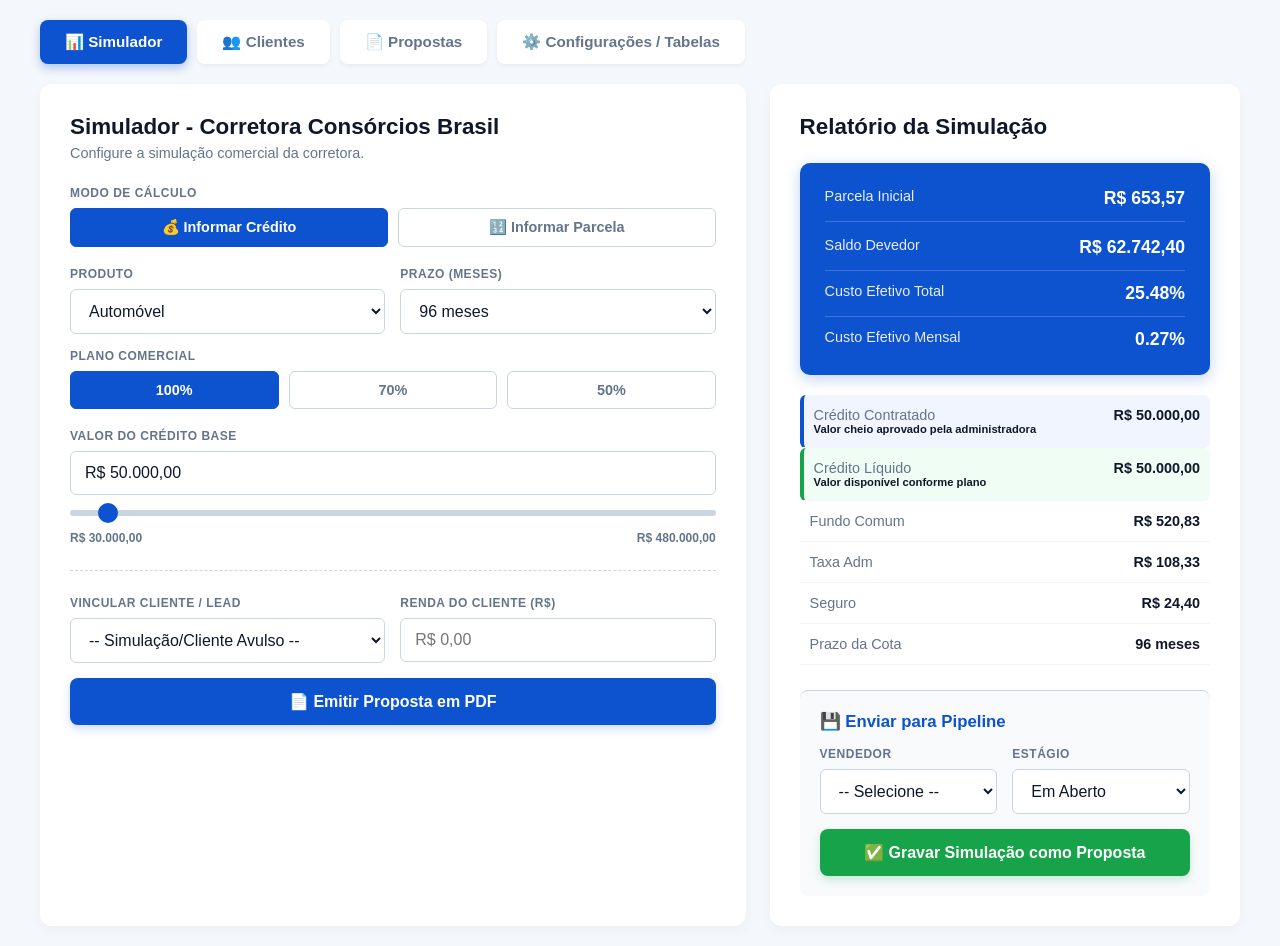
<file: simulador-corretor.html>
<!DOCTYPE html>
<html lang="pt-BR">

<head>
    <meta charset="UTF-8">
    <meta name="viewport" content="width=device-width, initial-scale=1.0">
    <title>Simulador de Consórcio CRM</title>
    <style>
        :root {
            --bg-color: #f4f7fb;
            --primary: #0D52CF;
            --primary-hover: #0b45b3;
            --text-dark: #0f172a;
            --text-muted: #64748b;
            --border-color: #cbd5e1;
            --card-bg: #ffffff;
            --danger: #ef4444;
            --success: #22c55e;
        }

        body {
            font-family: 'Inter', -apple-system, BlinkMacSystemFont, "Segoe UI", Roboto, sans-serif;
            background-color: var(--bg-color);
            color: var(--text-dark);
            margin: 0;
            padding: 20px;
        }

        .container {
            max-width: 1200px;
            margin: 0 auto;
        }

        /* TABS HEADER */
        .tabs-header {
            display: flex;
            gap: 10px;
            margin-bottom: 20px;
            flex-wrap: wrap;
        }

        .tab-btn {
            background: var(--card-bg);
            border: 1px solid transparent;
            padding: 12px 24px;
            font-size: 0.95rem;
            font-weight: 700;
            border-radius: 8px;
            cursor: pointer;
            color: var(--text-muted);
            box-shadow: 0 2px 4px rgba(0, 0, 0, 0.05);
            transition: all 0.2s;
            display: flex;
            align-items: center;
            gap: 8px;
        }

        .tab-btn.active {
            background: var(--primary);
            color: white;
            box-shadow: 0 4px 10px rgba(13, 82, 207, 0.3);
        }

        /* VIEWS */
        .view-content {
            display: none;
        }

        .view-content.active {
            display: block;
            animation: fadeIn 0.3s ease;
        }

        @keyframes fadeIn {
            from {
                opacity: 0;
                transform: translateY(5px);
            }

            to {
                opacity: 1;
                transform: translateY(0);
            }
        }

        /* GRID E CARDS */
        .grid-2 {
            display: grid;
            grid-template-columns: 1.2fr 0.8fr;
            gap: 24px;
        }

        .card {
            background: var(--card-bg);
            padding: 30px;
            border-radius: 12px;
            box-shadow: 0 4px 12px rgba(0, 0, 0, 0.04);
        }

        .card h2 {
            margin-top: 0;
            font-size: 1.4rem;
            color: var(--text-dark);
            margin-bottom: 5px;
        }

        .card p.subtitle {
            color: var(--text-muted);
            margin-top: 0;
            font-size: 0.9rem;
            margin-bottom: 25px;
        }

        /* FORMS */
        .form-row {
            display: flex;
            gap: 15px;
            margin-bottom: 15px;
        }

        .form-group {
            flex: 1;
            display: flex;
            flex-direction: column;
        }

        .form-label {
            font-size: 0.75rem;
            font-weight: 700;
            color: var(--text-muted);
            text-transform: uppercase;
            margin-bottom: 8px;
            letter-spacing: 0.5px;
        }

        .toggle-group {
            display: flex;
            gap: 10px;
            border-radius: 8px;
        }

        .toggle-btn {
            flex: 1;
            padding: 10px;
            text-align: center;
            border: 1px solid var(--border-color);
            background: white;
            border-radius: 6px;
            cursor: pointer;
            font-weight: 600;
            color: var(--text-muted);
            transition: 0.2s;
            font-size: 0.9rem;
        }

        .toggle-btn.active {
            background: var(--primary);
            color: white;
            border-color: var(--primary);
        }

        .input-control {
            padding: 12px 14px;
            border: 1px solid var(--border-color);
            border-radius: 6px;
            font-size: 1rem;
            color: var(--text-dark);
            background: white;
            outline: none;
            box-sizing: border-box;
            width: 100%;
        }

        .input-control:focus {
            border-color: var(--primary);
        }

        .input-control[readonly] {
            background: #f8fafc;
            color: var(--text-muted);
            font-weight: 600;
            cursor: not-allowed;
        }

        .main-btn {
            width: 100%;
            padding: 14px;
            background: var(--primary);
            color: white;
            border: none;
            border-radius: 8px;
            font-size: 1rem;
            font-weight: 700;
            cursor: pointer;
            transition: 0.2s;
            margin-top: 10px;
            box-shadow: 0 4px 10px rgba(13, 82, 207, 0.2);
        }

        .main-btn:hover {
            background: var(--primary-hover);
        }

        /* SLIDER */
        input[type="range"] {
            -webkit-appearance: none;
            width: 100%;
            height: 6px;
            background: var(--border-color);
            border-radius: 3px;
            outline: none;
            margin: 15px 0;
        }

        input[type="range"]::-webkit-slider-thumb {
            -webkit-appearance: none;
            appearance: none;
            width: 20px;
            height: 20px;
            border-radius: 50%;
            background: var(--primary);
            cursor: pointer;
        }

        .range-labels {
            display: flex;
            justify-content: space-between;
            font-size: 0.75rem;
            color: var(--text-muted);
            font-weight: 600;
        }

        /* RELATORIO */
        .relatorio-hero {
            background: var(--primary);
            border-radius: 10px;
            padding: 25px;
            color: white;
            box-shadow: 0 4px 15px rgba(13, 82, 207, 0.25);
            margin-bottom: 20px;
        }

        .line-hero {
            display: flex;
            justify-content: space-between;
            padding-bottom: 12px;
            margin-bottom: 12px;
            border-bottom: 1px solid rgba(255, 255, 255, 0.2);
        }

        .line-hero:last-child {
            border-bottom: none;
            margin-bottom: 0;
            padding-bottom: 0;
        }

        .text-hero-label {
            font-size: 0.9rem;
            font-weight: 500;
            opacity: 0.9;
        }

        .text-hero-val {
            font-size: 1.1rem;
            font-weight: 700;
        }

        .hero-main {
            font-size: 1.25rem;
            font-weight: 700;
            margin-bottom: 15px;
        }

        .lista-detalhes {
            list-style: none;
            padding: 0;
            margin: 0;
        }

        .linha-detalhe {
            display: flex;
            justify-content: space-between;
            padding: 12px 10px;
            border-bottom: 1px solid #f1f5f9;
            font-size: 0.9rem;
            color: var(--text-muted);
        }

        .linha-detalhe span:last-child {
            font-weight: 600;
            color: var(--text-dark);
        }

        .linha-contratado {
            background: #f1f5ff;
            border-left: 4px solid #0D52CF;
            border-radius: 6px;
        }

        .linha-liquido {
            background: #f0fdf4;
            border-left: 4px solid #16a34a;
            border-radius: 6px;
        }

        .label-mini {
            display: block;
            font-size: 0.7rem;
            color: var(--text-muted);
            font-weight: 500;
        }

        /* TABELAS GENERICAS */
        table {
            width: 100%;
            border-collapse: collapse;
            margin-top: 15px;
            background: white;
            border-radius: 8px;
            overflow: hidden;
            border: 1px solid var(--border-color);
        }

        th,
        td {
            text-align: center;
            padding: 12px;
            border-bottom: 1px solid var(--border-color);
            font-size: 0.9rem;
        }

        th {
            background: #f8fafc;
            color: var(--text-muted);
            font-weight: 700;
        }

        .td-input {
            width: 90px;
            padding: 8px;
            text-align: center;
            font-weight: 600;
            border: 1px solid var(--border-color);
            border-radius: 4px;
            box-sizing: border-box;
        }

        .td-input:focus {
            border-color: var(--primary);
            outline: none;
        }

        .badge {
            display: inline-block;
            padding: 4px 8px;
            border-radius: 6px;
            font-size: 0.75rem;
            font-weight: 700;
        }

        .bg-aberto {
            background: #e0f2fe;
            color: #0284c7;
        }

        .bg-analise {
            background: #fef08a;
            color: #a16207;
        }

        .bg-fechada {
            background: #dcfce7;
            color: #166534;
        }

        .bg-declinada {
            background: #fee2e2;
            color: #b91c1c;
        }

        /* ALERTA DE RENDA */
        .alerta-renda {
            background-color: #fee2e2;
            color: #991b1b;
            padding: 15px;
            border-radius: 8px;
            border: 1px solid #f87171;
            font-size: 0.95rem;
            font-weight: 600;
            margin-bottom: 15px;
            display: none;
            line-height: 1.5;
        }

        @media print {

            .tabs-header,
            .card:first-child .toggle-group,
            .main-btn,
            input[type="range"],
            .range-labels,
            nav,
            #painel-salvar-prop {
                display: none !important;
            }

            .grid-2 {
                grid-template-columns: 1fr;
            }

            body {
                background: white;
                padding: 0;
            }

            .card {
                box-shadow: none;
                border: 1px solid #ccc;
            }
        }
    </style>
</head>

<body>

    <div class="container">
        <!-- CABEÇALHO MENU TABS -->
        <div class="tabs-header">
            <button id="tab-sim" class="tab-btn active" onclick="switchTab('sim')">📊 Simulador</button>
            <button id="tab-cli" class="tab-btn" onclick="switchTab('cli')">👥 Clientes</button>
            <button id="tab-prop" class="tab-btn" onclick="switchTab('prop')">📄 Propostas</button>
            <button id="tab-cfg" class="tab-btn" onclick="switchTab('cfg')">⚙️ Configurações / Tabelas</button>
        </div>

        <!-- ======================= 1. VIEW SIMULADOR ======================= -->
        <div id="view-sim" class="view-content active">
            <div class="grid-2">
                <!-- PAINEL DE CONTROLES -->
                <div class="card">
                    <h2 id="lbl-nome-empresa-simulador">Simulador de Consórcio</h2>
                    <p class="subtitle">Configure a simulação comercial da corretora.</p>

                    <div class="form-group" style="margin-bottom: 20px;">
                        <label class="form-label">Modo de Cálculo</label>
                        <div class="toggle-group">
                            <div class="toggle-btn active" id="btn-modo-credito" onclick="setModo('credito')">💰
                                Informar Crédito</div>
                            <div class="toggle-btn" id="btn-modo-parcela" onclick="setModo('parcela')">🔢 Informar
                                Parcela</div>
                        </div>
                    </div>

                    <div class="form-row">
                        <div class="form-group">
                            <label class="form-label">Produto</label>
                            <select class="input-control" id="sim-produto" onchange="quandoMudarProduto()">
                                <option value="AUTOMOVEL">Automóvel</option>
                                <option value="IMOVEIS">Imóveis</option>
                            </select>
                        </div>
                        <div class="form-group">
                            <label class="form-label">Prazo (Meses)</label>
                            <select class="input-control" id="sim-prazo" onchange="calcular()">
                                <!-- Preenchido via JS -->
                            </select>
                        </div>
                    </div>

                    <div class="form-group" style="margin-bottom: 20px;">
                        <label class="form-label">Plano Comercial</label>
                        <div class="toggle-group">
                            <div class="toggle-btn active" id="btn-plano-1" onclick="setPlano(1)">100%</div>
                            <div class="toggle-btn" id="btn-plano-07" onclick="setPlano(0.7)">70%</div>
                            <div class="toggle-btn" id="btn-plano-05" onclick="setPlano(0.5)">50%</div>
                        </div>
                    </div>

                    <div class="form-group" style="margin-bottom: 20px;">
                        <label class="form-label" id="lbl-valor-base">Valor do Crédito Base</label>
                        <input type="text" id="sim-valor-input" class="input-control" oninput="maskMoeda(this)">
                        <input type="range" id="sim-valor-range" oninput="syncRange(this.value)">
                        <div class="range-labels">
                            <span id="range-min-lbl">R$ 0</span>
                            <span id="range-max-lbl">R$ 0</span>
                        </div>
                    </div>

                    <div class="form-row"
                        style="margin-top: 25px; padding-top: 25px; border-top: 1px dashed var(--border-color);">
                        <div class="form-group">
                            <label class="form-label">Vincular Cliente / Lead</label>
                            <select class="input-control" id="sim-cliente-sel"
                                onchange="aoSelecionarClienteSimulador()">
                                <option value="">-- Simulação Avulsa --</option>
                            </select>
                        </div>
                        <div class="form-group">
                            <label class="form-label">Renda do Cliente (R$)</label>
                            <input type="text" id="sim-renda-input" class="input-control"
                                oninput="maskMoedaGeneric(this); calcular();" placeholder="R$ 0,00">
                        </div>
                    </div>

                    <div id="alerta-renda" class="alerta-renda"></div>

                    <button class="main-btn" onclick="window.print()" style="margin-top: 0">📄 Emitir Proposta em
                        PDF</button>
                </div>

                <!-- PAINEL DE RESULTADOS -->
                <div class="card">
                    <h2>Relatório da Simulação</h2>
                    <br>

                    <div class="relatorio-hero">
                        <div class="line-hero hero-main">
                            <span class="text-hero-label">Parcela Inicial</span>
                            <span class="text-hero-val" id="res-d6">R$ 0,00</span>
                        </div>
                        <div class="line-hero">
                            <span class="text-hero-label">Saldo Devedor</span>
                            <span class="text-hero-val" id="res-d7">R$ 0,00</span>
                        </div>
                        <div class="line-hero">
                            <span class="text-hero-label">Custo Efetivo Total</span>
                            <span class="text-hero-val" id="res-d8">0,00%</span>
                        </div>
                        <div class="line-hero">
                            <span class="text-hero-label">Custo Efetivo Mensal</span>
                            <span class="text-hero-val" id="res-d9">0,00%</span>
                        </div>
                    </div>

                    <ul class="lista-detalhes">
                        <li class="linha-detalhe linha-contratado">
                            <span>
                                Crédito Contratado
                                <span class="label-mini">Valor cheio aprovado pela administradora</span>
                            </span>
                            <span id="res-credito-contratado">R$ 0,00</span>
                        </li>
                        <li class="linha-detalhe linha-liquido">
                            <span>
                                Crédito Líquido
                                <span class="label-mini">Valor disponível conforme plano</span>
                            </span>
                            <span id="res-cred">R$ 0,00</span>
                        </li>
                        <li class="linha-detalhe"><span>Fundo Comum</span><span id="res-d3">R$ 0,00</span>
                        </li>
                        <li class="linha-detalhe"><span>Taxa Adm</span><span id="res-d4">R$ 0,00</span></li>
                        <li class="linha-detalhe"><span>Seguro</span><span id="res-d5">R$ 0,00</span></li>
                        <li class="linha-detalhe"><span>Prazo da Cota</span><span id="res-prazos">0 meses</span></li>
                    </ul>

                    <!-- PAINEL CRM DENTRO DO SIMULADOR -->
                    <div id="painel-salvar-prop"
                        style="margin-top: 25px; padding-top: 20px; border-top: 1px solid var(--border-color); background: #f8fafc; padding: 20px; border-radius: 8px;">
                        <h3 style="font-size: 1.05rem; margin-top:0; color: var(--primary); margin-bottom: 15px;">💾
                            Enviar para Pipeline</h3>
                        <div class="form-row" style="margin-bottom:10px;">
                            <div class="form-group">
                                <label class="form-label">Vendedor</label>
                                <select id="sim-vendedor-save" class="input-control"></select>
                            </div>
                            <div class="form-group">
                                <label class="form-label">Estágio</label>
                                <select id="sim-status-save" class="input-control">
                                    <option value="Em Aberto">Em Aberto</option>
                                    <option value="Enviada">Proposta Enviada</option>
                                    <option value="Em Análise">Em Análise do Cliente</option>
                                    <option value="Fechada">Fechada / Ganha</option>
                                    <option value="Declinada">Declinada / Perdida</option>
                                    <option value="Adiada">Adiada pela Renda</option>
                                </select>
                            </div>
                        </div>
                        <button class="main-btn" onclick="salvarPropostaNoCRM()"
                            style="background:#16a34a; margin-top:5px; box-shadow: 0 4px 10px rgba(22, 163, 74, 0.2);">✅
                            Gravar Simulação como Proposta</button>
                    </div>

                </div>
            </div>
        </div>

        <!-- ======================= 2. VIEW CLIENTES ======================= -->
        <div id="view-cli" class="view-content">
            <div class="card">
                <h2>Gestão de Clientes e Leads</h2>
                <p class="subtitle">Dica: Cadastre clientes aqui para depois vinculá-los às fáceis propostas e não
                    precisar digitar a renda manual.</p>
                <div class="form-row">
                    <div class="form-group"><label class="form-label">Nome Completo *</label><input type="text"
                            id="frm-cli-nome" class="input-control"></div>
                    <div class="form-group"><label class="form-label">CPF (Opcional)</label><input type="text"
                            id="frm-cli-cpf" class="input-control"></div>
                </div>
                <div class="form-row">
                    <div class="form-group"><label class="form-label">WhatsApp *</label><input type="text"
                            id="frm-cli-wpp" class="input-control" placeholder="(00) 00000-0000"></div>
                    <div class="form-group"><label class="form-label">Renda Mensal Apurada (R$) *</label><input
                            type="text" id="frm-cli-renda" class="input-control" oninput="maskMoedaGeneric(this)"></div>
                </div>
                <button class="main-btn" onclick="cadastrarCliente()" style="max-width: 250px;">➕ Cadastrar
                    Cliente</button>

                <h3 style="margin-top: 40px; color: var(--primary);">Base de Clientes</h3>
                <table>
                    <thead>
                        <tr>
                            <th>Nome</th>
                            <th>WhatsApp</th>
                            <th>CPF</th>
                            <th>Renda Confirmada</th>
                            <th>Excluir</th>
                        </tr>
                    </thead>
                    <tbody id="tbl-body-clientes"></tbody>
                </table>
            </div>
        </div>

        <!-- ======================= 3. VIEW PROPOSTAS ======================= -->
        <div id="view-prop" class="view-content">
            <div class="card">
                <h2>Pipeline de Vendas (Propostas)</h2>
                <p class="subtitle">Visão geral do comitê comercial da organização.</p>
                <table>
                    <thead>
                        <tr>
                            <th>Data</th>
                            <th>Cliente</th>
                            <th>Crédito</th>
                            <th>Responsável (Vend.)</th>
                            <th>Estágio / Status</th>
                            <th>Ação</th>
                        </tr>
                    </thead>
                    <tbody id="tbl-body-propostas"></tbody>
                </table>
            </div>
        </div>

        <!-- ======================= 4. VIEW CONFIGURAÇÕES ======================= -->
        <div id="view-cfg" class="view-content">

            <!-- Empresa e Usuarios -->
            <div class="grid-2">
                <div class="card">
                    <h2>🏢 Dados da Empresa</h2>
                    <p class="subtitle">Aparecerá nos cabeçalhos da organização.</p>
                    <div class="form-group">
                        <label class="form-label">Nome Fantasia da Empresa</label>
                        <input type="text" class="input-control" id="cfg-empresa-nome">
                    </div>
                    <button class="main-btn" onclick="salvarEmpresaCRM()" style="max-width: 200px;">💾 Salvar
                        Empresa</button>
                </div>

                <div class="card">
                    <h2>👥 Equipe Comercial</h2>
                    <div class="form-group" style="margin-bottom:15px"><label class="form-label">Nome da
                            Pessoa</label><input type="text" id="frm-usr-nome" class="input-control"></div>
                    <div class="form-row">
                        <div class="form-group"><label class="form-label">E-mail corporativo</label><input type="text"
                                id="frm-usr-email" class="input-control"></div>
                        <div class="form-group">
                            <label class="form-label">Nível</label>
                            <select id="frm-usr-nivel" class="input-control">
                                <option>Vendedor</option>
                                <option>Supervisor</option>
                                <option>Gerente</option>
                            </select>
                        </div>
                    </div>
                    <button class="main-btn" onclick="cadastrarUsuarioCRM()">Adicionar Membro</button>

                    <h3 style="margin-top: 25px; border-bottom: 1px solid var(--border-color); padding-bottom:10px;">
                        Vendedores Ativos</h3>
                    <table style="margin-top:10px; border:none; box-shadow:none;">
                        <tbody id="tbl-body-usuarios"></tbody>
                    </table>
                </div>
            </div>

            <br>

            <!-- Tabelas Matemáticas -->
            <div class="grid-2" style="grid-template-columns: 1fr 1fr;">
                <div class="tabela-container">
                    <h3><span>🚗 TABELA MESTRE: AUTOMÓVEL</span><button class="add-row"
                            onclick="addLinhaTabela('AUTOMOVEL')" style="float: right; margin-top:-5px;">+
                            Prazo</button></h3>
                    <div class="edit-seguro" style="margin-bottom: 15px;">
                        <label class="form-label" style="margin:0;">Taxa Seguro Vida (%) Mensal</label>
                        <input type="text" class="td-input" id="cfg-seguro-auto" onblur="salvarTabela()">
                    </div>
                    <table>
                        <thead>
                            <tr>
                                <th>Prazo</th>
                                <th>Tx ADM (%)</th>
                                <th>Excluir</th>
                            </tr>
                        </thead>
                        <tbody id="tbl-body-auto"></tbody>
                    </table>
                </div>

                <div class="tabela-container">
                    <h3><span>🏠 TABELA MESTRE: IMÓVEIS</span><button class="add-row"
                            onclick="addLinhaTabela('IMOVEIS')" style="float: right; margin-top:-5px;">+ Prazo</button>
                    </h3>
                    <div class="edit-seguro" style="margin-bottom: 15px;">
                        <label class="form-label" style="margin:0;">Taxa Seguro Vida (%) Mensal</label>
                        <input type="text" class="td-input" id="cfg-seguro-imoveis" onblur="salvarTabela()">
                    </div>
                    <table>
                        <thead>
                            <tr>
                                <th>Prazo</th>
                                <th>Tx ADM (%)</th>
                                <th>Excluir</th>
                            </tr>
                        </thead>
                        <tbody id="tbl-body-imoveis"></tbody>
                    </table>
                </div>
            </div>
        </div>

    </div>

    <script>
        // ==========================================
        // 1. BANCO DE DADOS (LOCALSTORAGE CRM)
        // ==========================================
        let CRM_DB = {
            empresa: { nome: "Corretora Consórcios Brasil" },
            usuarios: [],
            clientes: [],
            propostas: []
        };

        let DATA_TAXAS = {
            AUTOMOVEL: { seguro: 0.04880, taxas: { 36: 12.80, 46: 13.80, 56: 15.80, 66: 16.80, 76: 18.80, 86: 19.80, 96: 20.80 } },
            IMOVEIS: { seguro: 0.04746, taxas: { 40: 13.00, 60: 15.00, 100: 19.50, 120: 21.00, 140: 23.00, 160: 24.00, 180: 25.00 } }
        };

        // Migração de bases antigas se existirem envelopada em try/catch por extrema segurança
        if (localStorage.getItem('bancoConsorcioPro')) { try { DATA_TAXAS = JSON.parse(localStorage.getItem('bancoConsorcioPro')); } catch (e) { } }
        if (localStorage.getItem('crmConsorcioPro')) { try { CRM_DB = JSON.parse(localStorage.getItem('crmConsorcioPro')); } catch (e) { } }

        function saveCRM() {
            localStorage.setItem('crmConsorcioPro', JSON.stringify(CRM_DB));
            atualizarDropdowsDoSimulador(); // atualiza combos
        }

        // ==========================================
        // 2. FUNÇÕES DO CRM (USUARIOS E CLIENTES)
        // ==========================================

        function salvarEmpresaCRM() {
            CRM_DB.empresa.nome = document.getElementById('cfg-empresa-nome').value;
            saveCRM();
            let lbl = document.getElementById('lbl-nome-empresa-simulador');
            if (lbl) lbl.innerText = "Simulador - " + CRM_DB.empresa.nome;
            alert('Dados da empresa salvos com sucesso!');
        }

        function cadastrarUsuarioCRM() {
            let nome = document.getElementById('frm-usr-nome').value;
            let email = document.getElementById('frm-usr-email').value;
            let nivel = document.getElementById('frm-usr-nivel').value;

            if (!nome || !email) return alert("Preencha Nome e E-mail da pessoa!");

            CRM_DB.usuarios.push({ id: Date.now(), nome, email, nivel });
            document.getElementById('frm-usr-nome').value = '';
            document.getElementById('frm-usr-email').value = '';
            saveCRM(); renderTabelasCRM();
        }
        function removerUsuario(id) { CRM_DB.usuarios = CRM_DB.usuarios.filter(u => u.id !== id); saveCRM(); renderTabelasCRM(); }

        function cadastrarCliente() {
            let nome = document.getElementById('frm-cli-nome').value;
            let cpf = document.getElementById('frm-cli-cpf').value;
            let wpp = document.getElementById('frm-cli-wpp').value;
            let renda = document.getElementById('frm-cli-renda').value;

            if (!nome || !wpp || !renda) return alert("Campos obrigatórios: Nome, WhastApp e Renda!");

            CRM_DB.clientes.push({ id: Date.now(), nome, cpf, wpp, renda });
            document.getElementById('frm-cli-nome').value = '';
            document.getElementById('frm-cli-cpf').value = '';
            document.getElementById('frm-cli-wpp').value = '';
            document.getElementById('frm-cli-renda').value = '';
            saveCRM(); renderTabelasCRM();
            alert("Cliente/Lead capturado na base!");
        }
        function removerCliente(id) { CRM_DB.clientes = CRM_DB.clientes.filter(c => c.id !== id); saveCRM(); renderTabelasCRM(); }

        function renderTabelasCRM() {
            // Usuarios / Equipe (Com Avatar DiceBear dinâmico usando o Nome da Pessoa)
            let strUsr = '';
            CRM_DB.usuarios.forEach(u => {
                let colorClass = u.nivel === 'Gerente' ? 'bg-fechada' : (u.nivel === 'Supervisor' ? 'bg-analise' : 'bg-aberto');
                strUsr += `<tr>
                    <td style="display:flex; align-items:center; gap:12px; text-align:left;">
                        <img src="https://api.dicebear.com/7.x/initials/svg?seed=${u.nome.replace(' ', '')}&backgroundColor=0D52CF" width="34" style="border-radius:50%">
                        <div><strong>${u.nome}</strong><br><small>${u.email}</small></div>
                    </td>
                    <td><span class="badge ${colorClass}">${u.nivel}</span></td>
                    <td style="cursor:pointer; color:red;" onclick="removerUsuario(${u.id})">🗑️</td>
                </tr>`;
            });
            let tblUsr = document.getElementById('tbl-body-usuarios');
            if (tblUsr) tblUsr.innerHTML = strUsr;

            // Clientes
            let strCli = '';
            CRM_DB.clientes.forEach(c => {
                strCli += `<tr>
                    <td style="font-weight:600; text-align:left;">${c.nome}</td><td>${c.wpp}</td><td>${c.cpf || '-'}</td>
                    <td>${c.renda}</td><td style="cursor:pointer; color:red;" onclick="removerCliente(${c.id})">🗑️</td>
                </tr>`;
            });
            let tblCli = document.getElementById('tbl-body-clientes');
            if (tblCli) tblCli.innerHTML = strCli;

            // Propostas
            let strProp = '';
            CRM_DB.propostas.sort((a, b) => b.id - a.id).forEach(p => {
                let cli = CRM_DB.clientes.find(x => x.id == p.cli_id)?.nome || "** Simulação Avulsa **";
                let vend = CRM_DB.usuarios.find(x => x.id == p.vend_id)?.nome || "Não alocado";

                // Selector com cor adaptável pro Status
                let c_bg = p.status.includes('Fechada') ? '#dcfce7' : (p.status.includes('Enviada') ? '#fef08a' : (p.status.includes('Declinada') ? '#fee2e2' : '#f1f5f9'));

                strProp += `<tr>
                    <td>${p.data}</td>
                    <td style="font-weight:bold;text-align:left;">${cli}</td>
                    <td>${vend}</td>
                    <td style="color:var(--primary); font-weight:700;">${fmtBRL(p.credito_aprovado)}</td>
                    <td>
                        <select onchange="trocarStatusProposta(${p.id}, this.value)" style="border:none; border-radius:6px; padding:6px; font-weight:600; font-size:0.8rem; background:${c_bg}; cursor:pointer;">
                            <option value="Em Aberto" ${p.status == 'Em Aberto' ? 'selected' : ''}>Em Aberto</option>
                            <option value="Enviada" ${p.status == 'Enviada' ? 'selected' : ''}>Enviada</option>
                            <option value="Em Análise" ${p.status == 'Em Análise' ? 'selected' : ''}>Em Análise</option>
                            <option value="Fechada" ${p.status == 'Fechada' ? 'selected' : ''}>Fechada</option>
                            <option value="Declinada" ${p.status == 'Declinada' ? 'selected' : ''}>Declinada</option>
                            <option value="Adiada" ${p.status == 'Adiada' ? 'selected' : ''}>Adiada</option>
                        </select>
                    </td>
                    <td style="cursor:pointer; color:red;" onclick="removerProposta(${p.id})">🗑️</td>
                </tr>`;
            });
            let tblProp = document.getElementById('tbl-body-propostas');
            if (tblProp) tblProp.innerHTML = strProp;
        }

        function atualizarDropdowsDoSimulador() {
            let selCli = document.getElementById('sim-cliente-sel');
            if (selCli) {
                let baseValCli = selCli.value;
                selCli.innerHTML = '<option value="">-- Simulação/Cliente Avulso --</option>';
                CRM_DB.clientes.forEach(c => selCli.innerHTML += `<option value="${c.id}">${c.nome}</option>`);
                selCli.value = baseValCli;
            }

            let selVend = document.getElementById('sim-vendedor-save');
            if (selVend) {
                let baseValVend = selVend.value;
                selVend.innerHTML = '<option value="">-- Selecione --</option>';
                CRM_DB.usuarios.forEach(u => selVend.innerHTML += `<option value="${u.id}">${u.nome}</option>`);
                selVend.value = baseValVend;
            }

            let cmpEmpresa = document.getElementById('cfg-empresa-nome');
            if (cmpEmpresa) cmpEmpresa.value = CRM_DB.empresa.nome;

            let lblSim = document.getElementById('lbl-nome-empresa-simulador');
            if (lblSim) lblSim.innerText = "Simulador - " + CRM_DB.empresa.nome;
        }

        function trocarStatusProposta(id, status) {
            let p = CRM_DB.propostas.find(x => x.id == id);
            if (p) { p.status = status; saveCRM(); renderTabelasCRM(); }
        }
        function removerProposta(id) { CRM_DB.propostas = CRM_DB.propostas.filter(x => x.id !== id); saveCRM(); renderTabelasCRM(); }

        // ==========================================
        // 3. MOTOR MATEMÁTICO PADRÃO VALIDADO
        // ==========================================
        let STATE = { modo: 'credito', plano: 1, valorBaseRaw: 50000 };
        let ulitmoCreditoBrutoCalculado = 0;

        function fmtBRL(v) { return new Intl.NumberFormat('pt-BR', { style: 'currency', currency: 'BRL' }).format(v); }
        function fmtPct(v) { return Number(v).toFixed(2).replace('.', ',') + '%'; }
        function fmtPct5(v) { return Number(v).toFixed(5).replace('.', ',') + '%'; }
        function parsePct(s) { return Number(s.replace(/[^\d,-]/g, '').replace(',', '.')) || 0; }

        function maskMoeda(e) {
            let v = e.value.replace(/\D/g, '');
            if (!v || v == '0') { e.value = 'R$ 0,00'; STATE.valorBaseRaw = 0; document.getElementById('sim-valor-range').value = 0; calcular(); return; }
            let num = parseFloat(v) / 100;
            e.value = new Intl.NumberFormat('pt-BR', { style: 'currency', currency: 'BRL' }).format(num);
            STATE.valorBaseRaw = num; document.getElementById('sim-valor-range').value = num;
            calcular();
        }

        function maskMoedaGeneric(e) {
            let v = e.value.replace(/\D/g, '');
            if (!v || v == '0') { e.value = ''; return; }
            let num = parseFloat(v) / 100;
            e.value = new Intl.NumberFormat('pt-BR', { style: 'currency', currency: 'BRL' }).format(num);
        }

        function renderTabelasConfigMaster() {
            document.getElementById('cfg-seguro-auto').value = fmtPct5(DATA_TAXAS.AUTOMOVEL.seguro);
            let hAuto = '';
            Object.keys(DATA_TAXAS.AUTOMOVEL.taxas).sort((a, b) => a - b).forEach(p => {
                hAuto += `<tr><td><input type="text" class="td-input pz-auto" value="${p}" onblur="salvarTabela()"></td><td><input type="text" class="td-input tx-auto" value="${fmtPct(DATA_TAXAS.AUTOMOVEL.taxas[p])}" onblur="salvarTabela()"></td><td style="cursor:pointer" onclick="deleteRow('AUTOMOVEL', '${p}')">🗑️</td></tr>`;
            });
            document.getElementById('tbl-body-auto').innerHTML = hAuto;

            document.getElementById('cfg-seguro-imoveis').value = fmtPct5(DATA_TAXAS.IMOVEIS.seguro);
            let hImob = '';
            Object.keys(DATA_TAXAS.IMOVEIS.taxas).sort((a, b) => a - b).forEach(p => {
                hImob += `<tr><td><input type="text" class="td-input pz-imovel" value="${p}" onblur="salvarTabela()"></td><td><input type="text" class="td-input tx-imovel" value="${fmtPct(DATA_TAXAS.IMOVEIS.taxas[p])}" onblur="salvarTabela()"></td><td style="cursor:pointer" onclick="deleteRow('IMOVEIS', '${p}')">🗑️</td></tr>`;
            });
            document.getElementById('tbl-body-imoveis').innerHTML = hImob;
        }

        function salvarTabela() {
            DATA_TAXAS.AUTOMOVEL.seguro = parsePct(document.getElementById('cfg-seguro-auto').value);
            DATA_TAXAS.IMOVEIS.seguro = parsePct(document.getElementById('cfg-seguro-imoveis').value);

            let dAuto = {};
            let pA = document.querySelectorAll('.pz-auto'), tA = document.querySelectorAll('.tx-auto');
            for (let i = 0; i < pA.length; i++) { let pv = parseInt(pA[i].value); if (pv > 0) dAuto[pv] = parsePct(tA[i].value); }
            DATA_TAXAS.AUTOMOVEL.taxas = dAuto;

            let dImo = {};
            let pI = document.querySelectorAll('.pz-imovel'), tI = document.querySelectorAll('.tx-imovel');
            for (let i = 0; i < pI.length; i++) { let pv = parseInt(pI[i].value); if (pv > 0) dImo[pv] = parsePct(tI[i].value); }
            DATA_TAXAS.IMOVEIS.taxas = dImo;

            localStorage.setItem('bancoConsorcioPro', JSON.stringify(DATA_TAXAS));
            renderTabelasConfigMaster(); atualizarPrazosEFormula();
        }
        function addLinhaTabela(tx) { DATA_TAXAS[tx].taxas['999'] = 0; renderTabelasConfigMaster(); }
        function deleteRow(tx, p) { delete DATA_TAXAS[tx].taxas[p]; salvarTabela(); }

        // ==========================================
        // REGRAS DE NEGÓCIO DA SIMULAÇÃO
        // ==========================================

        // Quando o usuário seleciona um cliente no Dropdown do simulador, a renda dele preenche automática
        function aoSelecionarClienteSimulador() {
            let id = document.getElementById('sim-cliente-sel').value;
            let inpRenda = document.getElementById('sim-renda-input');
            if (id) {
                let cliente = CRM_DB.clientes.find(x => x.id == id);
                if (cliente) { inpRenda.value = cliente.renda; inpRenda.style.background = "#f0fdf4"; }
            } else {
                inpRenda.value = ''; inpRenda.style.background = "#fff";
            }
            calcular();
        }

        function setModo(m) {
            STATE.modo = m;
            document.getElementById('btn-modo-credito').classList.toggle('active', m === 'credito');
            document.getElementById('btn-modo-parcela').classList.toggle('active', m === 'parcela');

            let lbl = document.getElementById('lbl-valor-base');
            let sli = document.getElementById('sim-valor-range');
            if (m === 'credito') {
                lbl.innerText = "Valor do Crédito Base";
                STATE.valorBaseRaw = (document.getElementById('sim-produto').value === 'AUTOMOVEL') ? 50000 : 200000;
            } else {
                lbl.innerText = "Valor da Parcela Desejada";
                sli.min = 500; sli.max = 10000; sli.step = 50; STATE.valorBaseRaw = 1500;
                document.getElementById('range-min-lbl').innerText = 'R$ 500,00';
                document.getElementById('range-max-lbl').innerText = 'R$ 10.000,00';
            }
            atualizarLimitesRanges();
        }

        function setPlano(p) {
            STATE.plano = p;
            document.getElementById('btn-plano-1').classList.toggle('active', p === 1);
            document.getElementById('btn-plano-07').classList.toggle('active', p === 0.7);
            document.getElementById('btn-plano-05').classList.toggle('active', p === 0.5);
            calcular();
        }

        function syncRange(val) { STATE.valorBaseRaw = parseFloat(val); document.getElementById('sim-valor-input').value = fmtBRL(STATE.valorBaseRaw); calcular(); }

        function quandoMudarProduto() {
            if (STATE.modo === 'credito') STATE.valorBaseRaw = (document.getElementById('sim-produto').value === 'AUTOMOVEL') ? 50000 : 200000;
            atualizarLimitesRanges(); atualizarPrazosEFormula();
        }

        function atualizarLimitesRanges() {
            let pdt = document.getElementById('sim-produto').value;
            let sli = document.getElementById('sim-valor-range');
            if (STATE.modo === 'credito') {
                sli.max = 480000; sli.step = 1000;
                sli.min = (pdt === 'AUTOMOVEL') ? 30000 : 200000;
                document.getElementById('range-min-lbl').innerText = fmtBRL(sli.min);
                document.getElementById('range-max-lbl').innerText = fmtBRL(sli.max);
            }
            if (STATE.valorBaseRaw < sli.min) STATE.valorBaseRaw = parseInt(sli.min);
            if (STATE.valorBaseRaw > sli.max) STATE.valorBaseRaw = parseInt(sli.max);
            sli.value = STATE.valorBaseRaw;
            document.getElementById('sim-valor-input').value = fmtBRL(STATE.valorBaseRaw);
            calcular();
        }

        function atualizarPrazosEFormula() {
            let pdt = document.getElementById('sim-produto').value;
            let pzSel = document.getElementById('sim-prazo');
            pzSel.innerHTML = '';
            Object.keys(DATA_TAXAS[pdt].taxas).sort((a, b) => b - a).forEach(p => {
                pzSel.innerHTML += `<option value="${p}">${p} meses</option>`;
            });
            calcular();
        }

        function calcular() {
            let pdtElement = document.getElementById('sim-produto');
            let praElement = document.getElementById('sim-prazo');

            if (!pdtElement || !praElement) return;

            let produto = pdtElement.value;
            let C1 = STATE.plano;
            let C3 = parseInt(praElement.value);

            // Aborta calculo graciosamente se os selects passarem em branco/indefinidos na inicialização
            if (!C3 || isNaN(C3)) return;

            let C4 = DATA_TAXAS[produto].taxas[C3] / 100;
            let C5 = DATA_TAXAS[produto].seguro / 100;

            // ==========================================
            // Correção Aplicada: Os readonly originais haviam sido removidos da UI
            // CÓDIGO CAUSADOR DA TELA BRANCA CONGELADA FOI REMOVIDO DAQUI
            // ==========================================

            let C2_Credito;
            if (STATE.modo === 'credito') {
                C2_Credito = STATE.valorBaseRaw;
            } else {
                let fator = (C1 / C3) + (C4 / C3) + C5;
                C2_Credito = STATE.valorBaseRaw / fator;
            }

            let D3 = (C2_Credito * C1) / C3; // fundo comum
            let D4 = (C2_Credito * C4) / C3; // tx adm rateada
            let D5 = C2_Credito * C5;        // seguro

            let D6_ParcelaInicial = D3 + D4 + D5;
            let D7_SaldoDevedor = D6_ParcelaInicial * C3;

            let D8_CET_Total = Math.abs((D7_SaldoDevedor / (C2_Credito * C1)) - 1);
            let D9_CET_Mensal = D8_CET_Total / C3;

            // Salva variavel globalmente para gerar proposta
            ulitmoCreditoBrutoCalculado = C2_Credito;

            // Atualiza os domínios perfeitamente 
            document.getElementById('res-credito-contratado').innerText = fmtBRL(C2_Credito);
            document.getElementById('res-cred').innerText = fmtBRL(C2_Credito * C1);

            document.getElementById('res-d6').innerText = fmtBRL(D6_ParcelaInicial);
            document.getElementById('res-d7').innerText = fmtBRL(D7_SaldoDevedor);
            document.getElementById('res-d8').innerText = (D8_CET_Total * 100).toFixed(2) + '%';
            document.getElementById('res-d9').innerText = (D9_CET_Mensal * 100).toFixed(2) + '%';

            document.getElementById('res-d3').innerText = fmtBRL(D3);
            document.getElementById('res-d4').innerText = fmtBRL(D4);
            document.getElementById('res-d5').innerText = fmtBRL(D5);
            document.getElementById('res-prazos').innerText = C3 + " meses";

            // INTEGRAÇÃO FINANCEIRA COM A RENDA DECLARADA
            let strRenda = document.getElementById('sim-renda-input').value.replace(/\D/g, '');
            let vRenda = strRenda ? parseFloat(strRenda) / 100 : 0;
            let boxAlerta = document.getElementById('alerta-renda');

            if (vRenda > 0 && D6_ParcelaInicial > (vRenda * 0.333333)) {
                boxAlerta.style.display = 'block';
                boxAlerta.innerHTML = `⚠️ <b>Renda Insuficiente Aparentemente:</b><br><br>O valor da parcela inicial desejada (${fmtBRL(D6_ParcelaInicial)}) comprometeria mais de <b>33,33%</b> da renda informada (${fmtBRL(vRenda)}).<br><br> Sugerido: Alongar o prazo, Mudar o plano de meia parcela ou Indicar composição de renda para proteger aprovação do consórcio.`;
            } else {
                boxAlerta.style.display = 'none';
            }
        }

        // ==========================================
        // SALVAR A SIMULAÇÃO GERADA NO CRM
        // ==========================================
        function salvarPropostaNoCRM() {
            let cliId = document.getElementById('sim-cliente-sel').value;
            let vendId = document.getElementById('sim-vendedor-save').value;
            let status = document.getElementById('sim-status-save').value;

            if (!vendId) return alert("❌ Selecione um vendedor / responsável para salvar sua proposta!");
            if (ulitmoCreditoBrutoCalculado <= 0) return alert("❌ Faça uma simulação numérica antes de salvar.");

            CRM_DB.propostas.push({
                id: Date.now(),
                data: new Date().toLocaleDateString('pt-BR'),
                cli_id: cliId,
                vend_id: vendId,
                status: status,
                credito_aprovado: ulitmoCreditoBrutoCalculado
            });

            saveCRM(); renderTabelasCRM();

            // Joga o usuario pra ver a tabela de propostas em tempo real 
            switchTab('prop');
            alert(`✅ Proposta de ${fmtBRL(ulitmoCreditoBrutoCalculado)} salva com sucesso no estágio: ${status}!`);
        }

        function switchTab(t) {
            document.querySelectorAll('.tab-btn').forEach(btn => btn.classList.remove('active'));
            document.querySelectorAll('.view-content').forEach(vw => vw.classList.remove('active'));
            document.getElementById(`tab-${t}`).classList.add('active');
            document.getElementById(`view-${t}`).classList.add('active');
        }

        // BOOT DO APLICATIVO        // BOOT DO APLICATIVO
        window.onload = () => {
            renderTabelasConfigMaster();
            renderTabelasCRM();
            atualizarDropdowsDoSimulador();
            setModo('credito');

            // 🚀 CORREÇÃO AQUI: Força o HTML a puxar as taxas e prazos do 
            // produto inicial (Automóvel) e realiza o primeiro cálculo instantaneamente!
            quandoMudarProduto();
        };
    </script>
</body>

</body>

</html>
</file>
